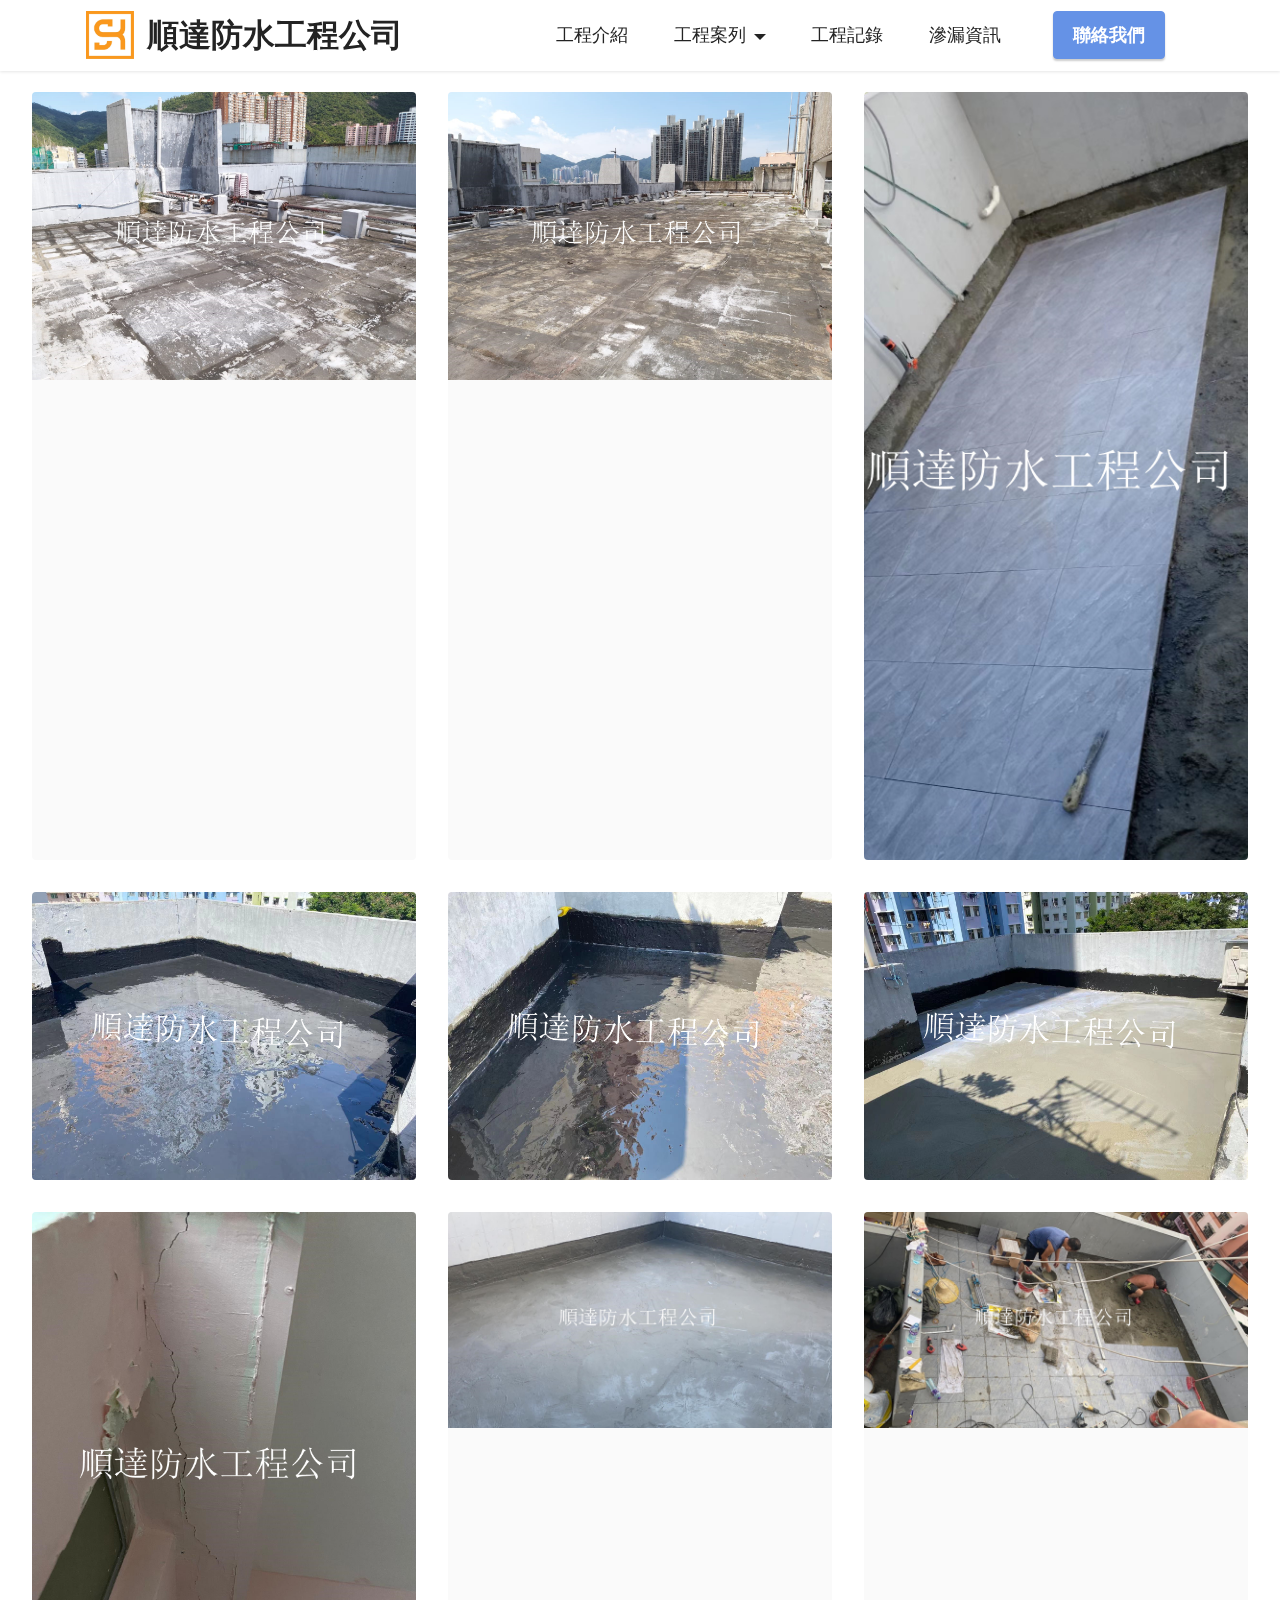
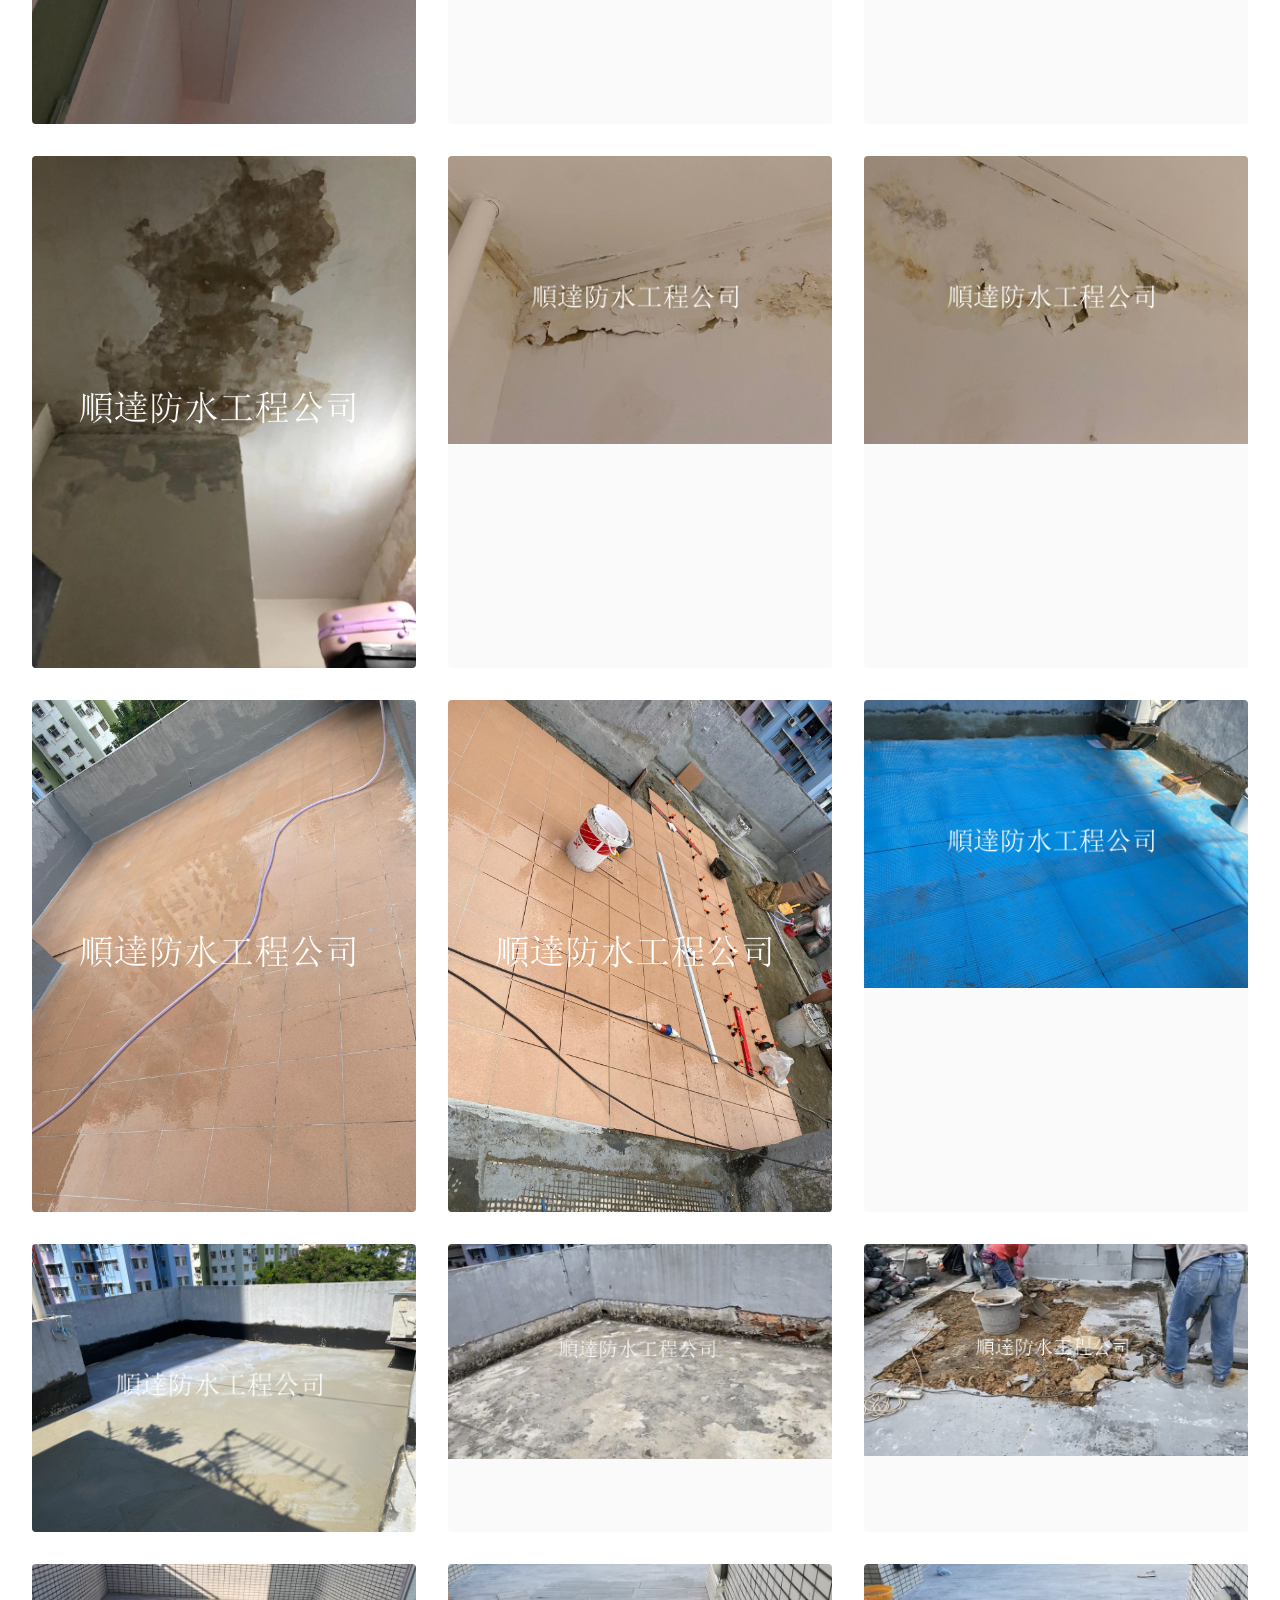
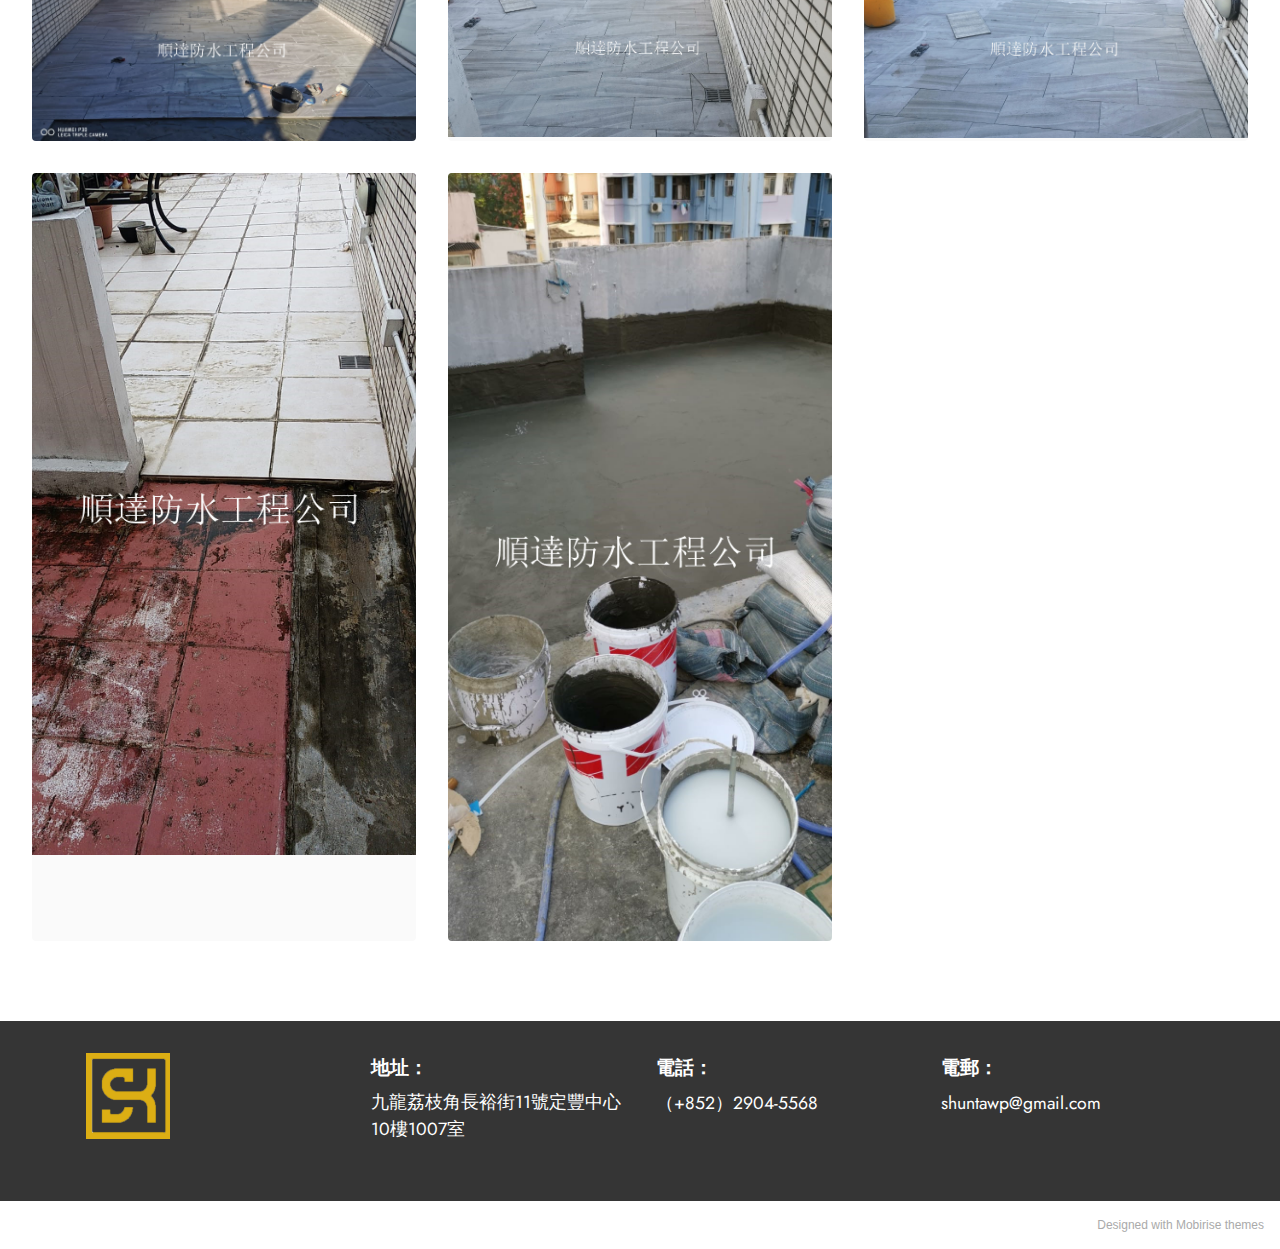
<file: page1.html>
<!DOCTYPE html>
<html  >
<head>
  <!-- Site made with Mobirise Website Builder v5.2.0, https://mobirise.com -->
  <meta charset="UTF-8">
  <meta http-equiv="X-UA-Compatible" content="IE=edge">
  <meta name="generator" content="Mobirise v5.2.0, mobirise.com">
  <meta name="viewport" content="width=device-width, initial-scale=1, minimum-scale=1">
  <link rel="shortcut icon" href="assets/images/7791-1-.jpg" type="image/x-icon">
  <meta name="description" content="">
  
  
  <title>天台工程</title>
  <link rel="stylesheet" href="assets/tether/tether.min.css">
  <link rel="stylesheet" href="assets/bootstrap/css/bootstrap.min.css">
  <link rel="stylesheet" href="assets/bootstrap/css/bootstrap-grid.min.css">
  <link rel="stylesheet" href="assets/bootstrap/css/bootstrap-reboot.min.css">
  <link rel="stylesheet" href="assets/dropdown/css/style.css">
  <link rel="stylesheet" href="assets/socicon/css/styles.css">
  <link rel="stylesheet" href="assets/theme/css/style.css">
  <link rel="preload" as="style" href="assets/mobirise/css/mbr-additional.css"><link rel="stylesheet" href="assets/mobirise/css/mbr-additional.css" type="text/css">
  
  
  
  
</head>
<body>
  
  <section class="menu menu2 cid-sol659fuxd" once="menu" id="menu2-k">
    
    <nav class="navbar navbar-dropdown navbar-fixed-top navbar-expand-lg">
        <div class="container">
            <div class="navbar-brand">
                <span class="navbar-logo">
                    <a href="https://mobiri.se">
                        <img src="assets/images/7791-1-.jpg" alt="Mobirise" style="height: 3rem;">
                    </a>
                </span>
                <span class="navbar-caption-wrap"><a class="navbar-caption text-black text-primary display-5" href="index.html">順達防水工程公司</a></span>
            </div>
            <button class="navbar-toggler" type="button" data-toggle="collapse" data-target="#navbarSupportedContent" aria-controls="navbarNavAltMarkup" aria-expanded="false" aria-label="Toggle navigation">
                <div class="hamburger">
                    <span></span>
                    <span></span>
                    <span></span>
                    <span></span>
                </div>
            </button>
            <div class="collapse navbar-collapse" id="navbarSupportedContent">
                <ul class="navbar-nav nav-dropdown" data-app-modern-menu="true"><li class="nav-item"><a class="nav-link link text-black text-primary display-4" href="index.html#features3-g" aria-expanded="true">
                            工程介紹</a></li><li class="nav-item dropdown"><a class="nav-link link text-black dropdown-toggle display-4" href="#" data-toggle="dropdown-submenu" aria-expanded="false">
                            工程案列</a><div class="dropdown-menu"><a class="text-black dropdown-item text-primary display-4" href="page2.html" aria-expanded="false">洗手間工程</a><a class="text-black dropdown-item text-primary display-4" href="page1.html" aria-expanded="false">天台工程</a><a class="text-black dropdown-item text-primary display-4" href="page4.html" aria-expanded="false">外墻工程</a><a class="text-black dropdown-item text-primary display-4" href="page3.html" aria-expanded="false">防水打針</a><a class="text-black dropdown-item text-primary display-4" href="page5.html" aria-expanded="false">專業防漏檢測</a><a class="text-black dropdown-item text-primary display-4" href="page6.html" aria-expanded="false">石屎維修工程</a></div></li>
                    <li class="nav-item"><a class="nav-link link text-black text-primary display-4" href="page7.html" target="_blank">
                            工程記錄</a></li><li class="nav-item"><a class="nav-link link text-black text-primary display-4" href="page8.html">滲漏資訊</a></li></ul>
                
                <div class="navbar-buttons mbr-section-btn"><a class="btn btn-primary display-4" href="index.html#contacts2-1h">
                        聯絡我們</a></div>
            </div>
        </div>
    </nav>
</section>

<section class="gallery1 cid-soN2nQe0OH" id="gallery1-17">
    
    
    <div class="container-fluid">
        <div class="mbr-section-head">
            <h4 class="mbr-section-title mbr-fonts-style align-center mb-0 display-2"></h4>
            
        </div>
        <div class="row mt-4">
            <div class="item features-image сol-12 col-md-6 col-lg-4">
                <div class="item-wrapper">
                    <div class="item-img">
                        <img src="assets/images/wechat-20210206224747.jpg" alt="">
                    </div>
                    
                    
                </div>
            </div><div class="item features-image сol-12 col-md-6 col-lg-4">
                <div class="item-wrapper">
                    <div class="item-img">
                        <img src="assets/images/wechat-20210206224753.jpg" alt="">
                    </div>
                    
                    
                </div>
            </div><div class="item features-image сol-12 col-md-6 col-lg-4">
                <div class="item-wrapper">
                    <div class="item-img">
                        <img src="assets/images/wechat-20210212224018.jpg" alt="">
                    </div>
                    
                    
                </div>
            </div><div class="item features-image сol-12 col-md-6 col-lg-4">
                <div class="item-wrapper">
                    <div class="item-img">
                        <img src="assets/images/wechat-20210207230828.jpg" alt="">
                    </div>
                    
                    
                </div>
            </div><div class="item features-image сol-12 col-md-6 col-lg-4">
                <div class="item-wrapper">
                    <div class="item-img">
                        <img src="assets/images/wechat-20210207230848.jpg" alt="">
                    </div>
                    
                    
                </div>
            </div><div class="item features-image сol-12 col-md-6 col-lg-4">
                <div class="item-wrapper">
                    <div class="item-img">
                        <img src="assets/images/wechat-20210207230944.jpg" alt="">
                    </div>
                    
                    
                </div>
            </div><div class="item features-image сol-12 col-md-6 col-lg-4">
                <div class="item-wrapper">
                    <div class="item-img">
                        <img src="assets/images/wechat-202102062238111.jpg" alt="">
                    </div>
                    
                    
                </div>
            </div><div class="item features-image сol-12 col-md-6 col-lg-4">
                <div class="item-wrapper">
                    <div class="item-img">
                        <img src="assets/images/wechat-202102062238112.jpg" alt="">
                    </div>
                    
                    
                </div>
            </div><div class="item features-image сol-12 col-md-6 col-lg-4">
                <div class="item-wrapper">
                    <div class="item-img">
                        <img src="assets/images/wechat-202102062238118.jpg" alt="">
                    </div>
                    
                    
                </div>
            </div><div class="item features-image сol-12 col-md-6 col-lg-4">
                <div class="item-wrapper">
                    <div class="item-img">
                        <img src="assets/images/wechat-2021020622381115.jpg" alt="">
                    </div>
                    
                    
                </div>
            </div><div class="item features-image сol-12 col-md-6 col-lg-4">
                <div class="item-wrapper">
                    <div class="item-img">
                        <img src="assets/images/wechat-2021020622381125.jpg" alt="">
                    </div>
                    
                    
                </div>
            </div><div class="item features-image сol-12 col-md-6 col-lg-4">
                <div class="item-wrapper">
                    <div class="item-img">
                        <img src="assets/images/wechat-2021020622381126.jpg" alt="">
                    </div>
                    
                    
                </div>
            </div><div class="item features-image сol-12 col-md-6 col-lg-4">
                <div class="item-wrapper">
                    <div class="item-img">
                        <img src="assets/images/wechat-2021020622381130.jpg" alt="">
                    </div>
                    
                    
                </div>
            </div><div class="item features-image сol-12 col-md-6 col-lg-4">
                <div class="item-wrapper">
                    <div class="item-img">
                        <img src="assets/images/wechat-2021020622381131.jpg" alt="">
                    </div>
                    
                    
                </div>
            </div><div class="item features-image сol-12 col-md-6 col-lg-4">
                <div class="item-wrapper">
                    <div class="item-img">
                        <img src="assets/images/wechat-2021020622381132.jpg" alt="">
                    </div>
                    
                    
                </div>
            </div><div class="item features-image сol-12 col-md-6 col-lg-4">
                <div class="item-wrapper">
                    <div class="item-img">
                        <img src="assets/images/wechat-2021020622381134.jpg" alt="">
                    </div>
                    
                    
                </div>
            </div><div class="item features-image сol-12 col-md-6 col-lg-4">
                <div class="item-wrapper">
                    <div class="item-img">
                        <img src="assets/images/wechat-2021020622381135.jpg" alt="">
                    </div>
                    
                    
                </div>
            </div><div class="item features-image сol-12 col-md-6 col-lg-4">
                <div class="item-wrapper">
                    <div class="item-img">
                        <img src="assets/images/wechat-2021020622381136.jpg" alt="">
                    </div>
                    
                    
                </div>
            </div><div class="item features-image сol-12 col-md-6 col-lg-4">
                <div class="item-wrapper">
                    <div class="item-img">
                        <img src="assets/images/wechat-2021020622381145.jpg" alt="">
                    </div>
                    
                    
                </div>
            </div><div class="item features-image сol-12 col-md-6 col-lg-4">
                <div class="item-wrapper">
                    <div class="item-img">
                        <img src="assets/images/wechat-2021020622381146.jpg" alt="">
                    </div>
                    
                    
                </div>
            </div><div class="item features-image сol-12 col-md-6 col-lg-4">
                <div class="item-wrapper">
                    <div class="item-img">
                        <img src="assets/images/wechat-2021020622381147.jpg" alt="">
                    </div>
                    
                    
                </div>
            </div><div class="item features-image сol-12 col-md-6 col-lg-4">
                <div class="item-wrapper">
                    <div class="item-img">
                        <img src="assets/images/wechat-2021020622381148.jpg" alt="">
                    </div>
                    
                    
                </div>
            </div><div class="item features-image сol-12 col-md-6 col-lg-4">
                <div class="item-wrapper">
                    <div class="item-img">
                        <img src="assets/images/wechat-2021020622381153.jpg" alt="">
                    </div>
                    
                    
                </div>
            </div>
            
            
            
        </div>
    </div>
</section>

<section class="footer4 cid-soNlcq9XwM" once="footers" id="footer4-1k">

    
    
    <div class="container">
        <div class="row mbr-white">
            <div class="col-6 col-lg-3">
                <div class="media-wrap col-md-4 col-12">
                    <a href="https://mobiri.se/">
                        <img src="assets/images/logo-1.png" alt="Mobirise">
                    </a>
                </div>
            </div>
            <div class="col-12 col-md-6 col-lg-3">
                <h5 class="mbr-section-subtitle mbr-fonts-style mb-2 display-7"><strong>地址：</strong></h5>
                <p class="mbr-text mbr-fonts-style mb-4 display-4">九龍荔枝角長裕街11號定豐中心10樓1007室<br><br></p>
                
                
            </div>
            <div class="col-12 col-md-6 col-lg-3">
                <h5 class="mbr-section-subtitle mbr-fonts-style mb-2 display-7">
                    <strong>電話：</strong></h5>
                <ul class="list mbr-fonts-style display-4">
                    <li class="mbr-text item-wrap">（+852）2904-5568</li>
                </ul>
            </div>
            <div class="col-12 col-md-6 col-lg-3">
                <h5 class="mbr-section-subtitle mbr-fonts-style mb-2 display-7"><strong>電郵：</strong></h5>
                <ul class="list mbr-fonts-style display-4">
                    <li class="mbr-text item-wrap">shuntawp@gmail.com</li>
                </ul>
            </div>
            
        </div>
    </div>
</section><section style="background-color: #fff; font-family: -apple-system, BlinkMacSystemFont, 'Segoe UI', 'Roboto', 'Helvetica Neue', Arial, sans-serif; color:#aaa; font-size:12px; padding: 0; align-items: center; display: flex;"><a href="https://mobirise.site/i" style="flex: 1 1; height: 3rem; padding-left: 1rem;"></a><p style="flex: 0 0 auto; margin:0; padding-right:1rem;">Designed with <a href="https://mobirise.site/b" style="color:#aaa;">Mobirise</a> themes</p></section><script src="assets/web/assets/jquery/jquery.min.js"></script>  <script src="assets/popper/popper.min.js"></script>  <script src="assets/tether/tether.min.js"></script>  <script src="assets/bootstrap/js/bootstrap.min.js"></script>  <script src="assets/smoothscroll/smooth-scroll.js"></script>  <script src="assets/dropdown/js/nav-dropdown.js"></script>  <script src="assets/dropdown/js/navbar-dropdown.js"></script>  <script src="assets/touchswipe/jquery.touch-swipe.min.js"></script>  <script src="assets/theme/js/script.js"></script>  
  
  
</body>
</html>
</file>
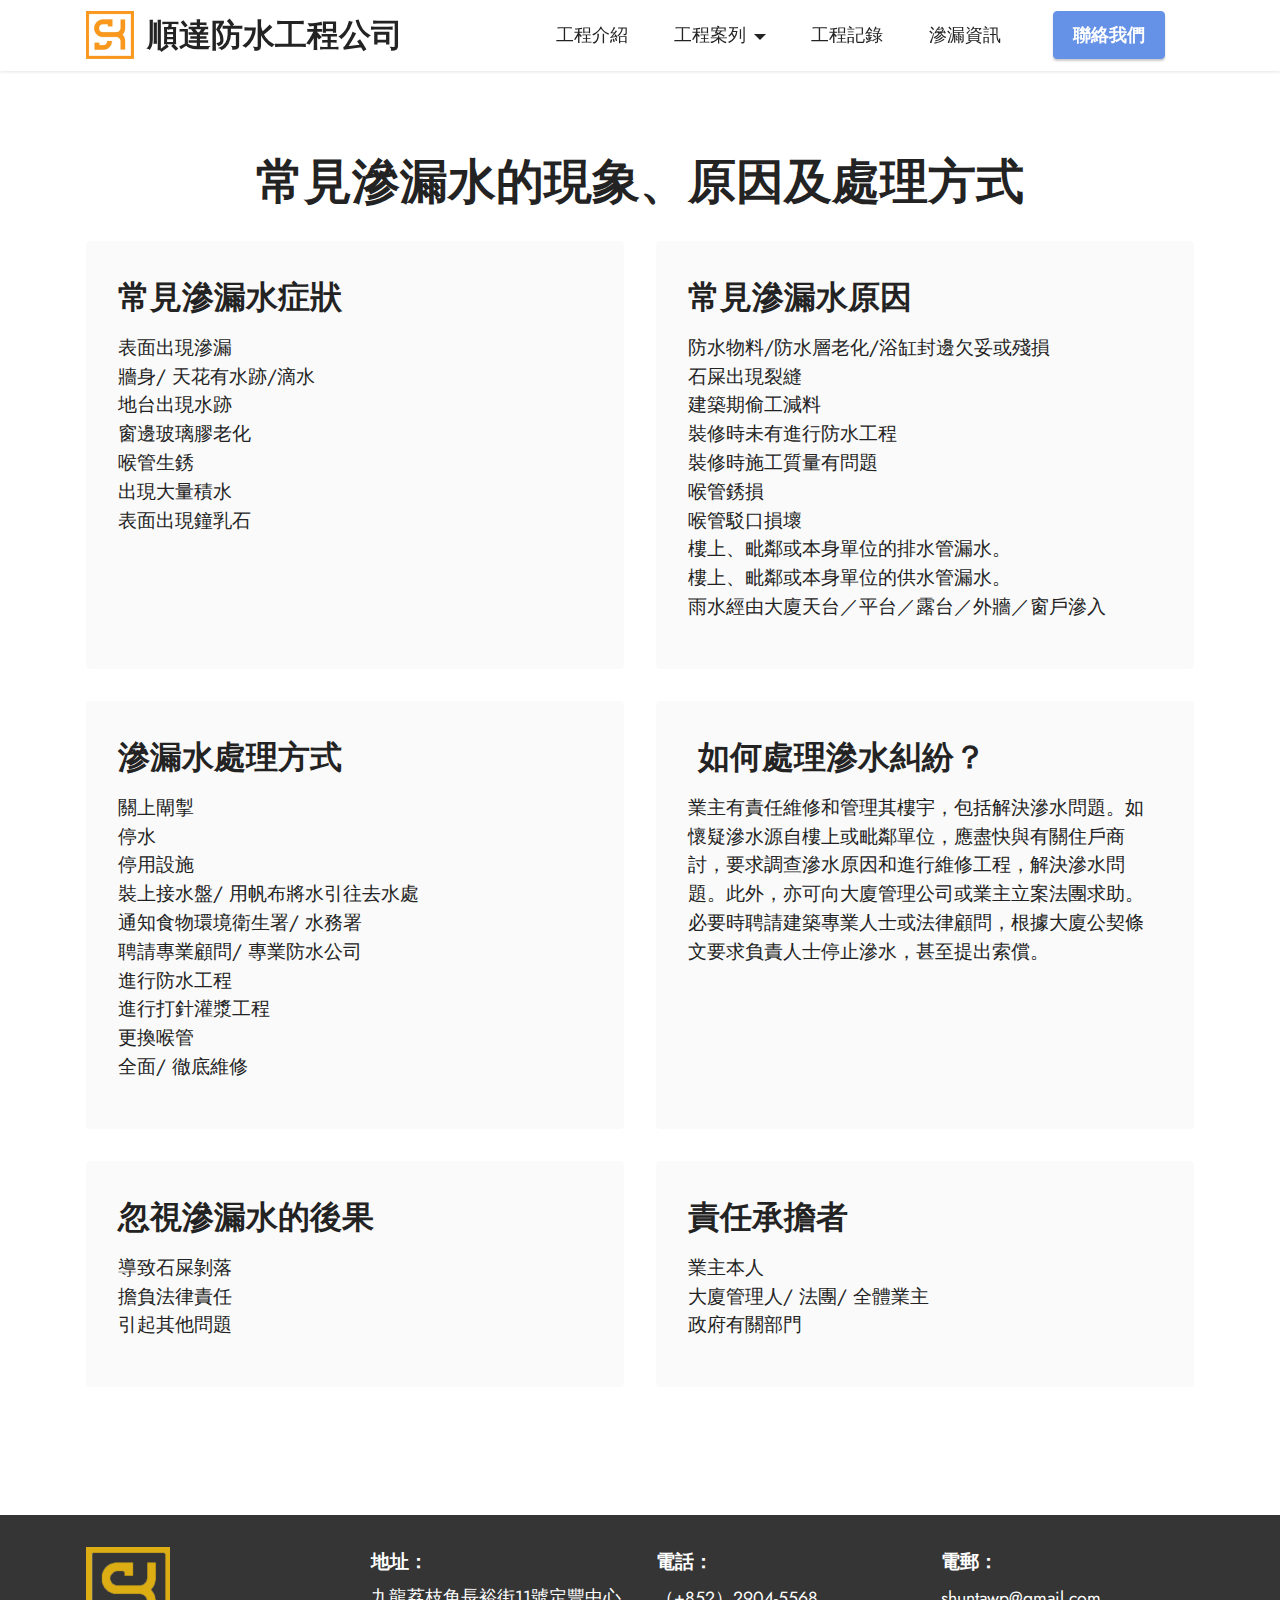
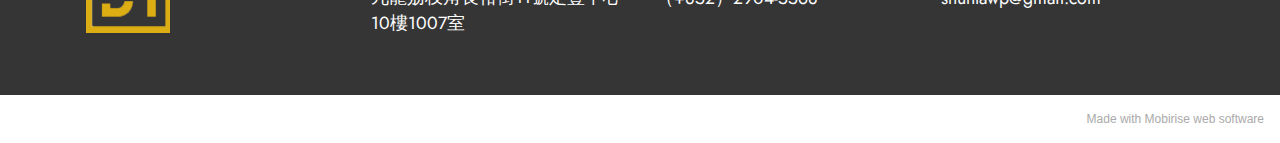
<file: page10.html>
<!DOCTYPE html>
<html  >
<head>
  <!-- Site made with Mobirise Website Builder v5.2.0, https://mobirise.com -->
  <meta charset="UTF-8">
  <meta http-equiv="X-UA-Compatible" content="IE=edge">
  <meta name="generator" content="Mobirise v5.2.0, mobirise.com">
  <meta name="viewport" content="width=device-width, initial-scale=1, minimum-scale=1">
  <link rel="shortcut icon" href="assets/images/7791-1-.jpg" type="image/x-icon">
  <meta name="description" content="">
  
  
  <title>常見滲漏水原因</title>
  <link rel="stylesheet" href="assets/tether/tether.min.css">
  <link rel="stylesheet" href="assets/bootstrap/css/bootstrap.min.css">
  <link rel="stylesheet" href="assets/bootstrap/css/bootstrap-grid.min.css">
  <link rel="stylesheet" href="assets/bootstrap/css/bootstrap-reboot.min.css">
  <link rel="stylesheet" href="assets/dropdown/css/style.css">
  <link rel="stylesheet" href="assets/socicon/css/styles.css">
  <link rel="stylesheet" href="assets/theme/css/style.css">
  <link rel="preload" as="style" href="assets/mobirise/css/mbr-additional.css"><link rel="stylesheet" href="assets/mobirise/css/mbr-additional.css" type="text/css">
  
  
  
  
</head>
<body>
  
  <section class="menu menu2 cid-sol659fuxd" once="menu" id="menu2-1n">
    
    <nav class="navbar navbar-dropdown navbar-fixed-top navbar-expand-lg">
        <div class="container">
            <div class="navbar-brand">
                <span class="navbar-logo">
                    <a href="https://mobiri.se">
                        <img src="assets/images/7791-1-.jpg" alt="Mobirise" style="height: 3rem;">
                    </a>
                </span>
                <span class="navbar-caption-wrap"><a class="navbar-caption text-black text-primary display-5" href="index.html">順達防水工程公司</a></span>
            </div>
            <button class="navbar-toggler" type="button" data-toggle="collapse" data-target="#navbarSupportedContent" aria-controls="navbarNavAltMarkup" aria-expanded="false" aria-label="Toggle navigation">
                <div class="hamburger">
                    <span></span>
                    <span></span>
                    <span></span>
                    <span></span>
                </div>
            </button>
            <div class="collapse navbar-collapse" id="navbarSupportedContent">
                <ul class="navbar-nav nav-dropdown" data-app-modern-menu="true"><li class="nav-item"><a class="nav-link link text-black text-primary display-4" href="index.html#features3-g" aria-expanded="true">
                            工程介紹</a></li><li class="nav-item dropdown"><a class="nav-link link text-black dropdown-toggle display-4" href="#" data-toggle="dropdown-submenu" aria-expanded="false">
                            工程案列</a><div class="dropdown-menu"><a class="text-black dropdown-item text-primary display-4" href="page2.html" aria-expanded="false">洗手間工程</a><a class="text-black dropdown-item text-primary display-4" href="page1.html" aria-expanded="false">天台工程</a><a class="text-black dropdown-item text-primary display-4" href="page4.html" aria-expanded="false">外墻工程</a><a class="text-black dropdown-item text-primary display-4" href="page3.html" aria-expanded="false">防水打針</a><a class="text-black dropdown-item text-primary display-4" href="page5.html" aria-expanded="false">專業防漏檢測</a><a class="text-black dropdown-item text-primary display-4" href="page6.html" aria-expanded="false">石屎維修工程</a></div></li>
                    <li class="nav-item"><a class="nav-link link text-black text-primary display-4" href="page7.html" target="_blank">
                            工程記錄</a></li><li class="nav-item"><a class="nav-link link text-black text-primary display-4" href="page8.html">滲漏資訊</a></li></ul>
                
                <div class="navbar-buttons mbr-section-btn"><a class="btn btn-primary display-4" href="index.html#contacts2-1h">
                        聯絡我們</a></div>
            </div>
        </div>
    </nav>
</section>

<section class="features7 cid-soOjpAmxok" id="features8-1t">
    <!---->
    
    
    <div class="container">
        <div class="row">
            <div class="title col-12">
                <h5 class="mbr-section-title mbr-fonts-style mb-3 display-2"><strong>常見滲漏水的現象、原因及處理方式</strong></h5>
                <h6 class="mbr-section-subtitle mbr-fonts-style mb-4 display-5"></h6>
            </div>
            <div class="card col-12 col-md-6">
                <div class="card-wrapper">
                    <div class="top-line">
                        <h6 class="card-title mbr-fonts-style display-5">
                            <strong>常見滲漏水症狀</strong>&nbsp; &nbsp; &nbsp; &nbsp; &nbsp; &nbsp; &nbsp;</h6>
                        <p class="mbr-text cost mbr-fonts-style display-5"></p>
                    </div>
                    <div class="bottom-line">
                        <p class="mbr-text mbr-fonts-style display-7">表面出現滲漏
<br>牆身/ 天花有水跡/滴水
<br>地台出現水跡
<br>窗邊玻璃膠老化
<br>喉管生銹
<br>出現大量積水
<br>表面出現鐘乳石</p>
                    </div>
                </div>
            </div>
            <div class="card col-12 col-md-6">
                <div class="card-wrapper">
                    <div class="top-line">
                        <h6 class="card-title mbr-fonts-style display-5"><strong>常見滲漏水原因</strong></h6>
                        <p class="mbr-text cost mbr-fonts-style display-5"></p>
                    </div>
                    <div class="bottom-line">
                        <p class="mbr-text mbr-fonts-style display-7">防水物料/防水層老化/浴缸封邊欠妥或殘損<br>石屎出現裂縫
<br>建築期偷工減料
<br>裝修時未有進行防水工程
<br>裝修時施工質量有問題
<br>喉管銹損
<br>喉管駁口損壞<br>樓上、毗鄰或本身單位的排水管漏水。
<br>樓上、毗鄰或本身單位的供水管漏水。
<br>雨水經由大廈天台／平台／露台／外牆／窗戶滲入<br></p>
                    </div>
                </div>
            </div>
            <div class="card col-12 col-md-6">
                <div class="card-wrapper">
                    <div class="top-line">
                        <h6 class="card-title mbr-fonts-style display-5"><strong>滲漏水處理方式</strong></h6>
                        <p class="mbr-text cost mbr-fonts-style display-5"></p>
                    </div>
                    <div class="bottom-line">
                        <p class="mbr-text mbr-fonts-style display-7">關上閘掣
<br>停水
<br>停用設施
<br>裝上接水盤/ 用帆布將水引往去水處
<br>通知食物環境衛生署/ 水務署<br>聘請專業顧問/ 專業防水公司 
<br>進行防水工程
<br>進行打針灌漿工程
<br>更換喉管<br>全面/ 徹底維修<br></p>
                    </div>
                </div>
            </div>
            <div class="card col-12 col-md-6">
                <div class="card-wrapper">
                    <div class="top-line">
                        <h6 class="card-title mbr-fonts-style display-5"><strong>&nbsp;如何處理滲水糾紛？</strong>&nbsp; &nbsp; &nbsp;</h6>
                        <p class="mbr-text cost mbr-fonts-style display-5"></p>
                    </div>
                    <div class="bottom-line">
                        <p class="mbr-text mbr-fonts-style display-7">
                            業主有責任維修和管理其樓宇，包括解決滲水問題。如懷疑滲水源自樓上或毗鄰單位，應盡快與有關住戶商討，要求調查滲水原因和進行維修工程，解決滲水問題。此外，亦可向大廈管理公司或業主立案法團求助。必要時聘請建築專業人士或法律顧問，根據大廈公契條文要求負責人士停止滲水，甚至提出索償。
                        </p>
                    </div>
                </div>
            </div>
            <div class="card col-12 col-md-6">
                <div class="card-wrapper">
                    <div class="top-line">
                        <h6 class="card-title mbr-fonts-style display-5"><strong>忽視滲漏水的後果</strong></h6>
                        <p class="mbr-text cost mbr-fonts-style display-5"></p>
                    </div>
                    <div class="bottom-line">
                        <p class="mbr-text mbr-fonts-style display-7">導致石屎剝落
<br>擔負法律責任&nbsp;<br>引起其他問題</p>
                    </div>
                </div>
            </div>
            <div class="card col-12 col-md-6">
                <div class="card-wrapper">
                    <div class="top-line">
                        <h6 class="card-title mbr-fonts-style display-5"><strong>責任承擔者</strong></h6>
                        <p class="mbr-text cost mbr-fonts-style display-5"></p>
                    </div>
                    <div class="bottom-line">
                        <p class="mbr-text mbr-fonts-style display-7">業主本人&nbsp;<br>大廈管理人/ 法團/ 全體業主
<br>政府有關部門</p>
                    </div>
                </div>
            </div>
            
            
            
            
            
            
        </div>
    </div>
</section>

<section class="footer4 cid-soNlcq9XwM" once="footers" id="footer4-1o">

    
    
    <div class="container">
        <div class="row mbr-white">
            <div class="col-6 col-lg-3">
                <div class="media-wrap col-md-4 col-12">
                    <a href="https://mobiri.se/">
                        <img src="assets/images/logo-1.png" alt="Mobirise">
                    </a>
                </div>
            </div>
            <div class="col-12 col-md-6 col-lg-3">
                <h5 class="mbr-section-subtitle mbr-fonts-style mb-2 display-7"><strong>地址：</strong></h5>
                <p class="mbr-text mbr-fonts-style mb-4 display-4">九龍荔枝角長裕街11號定豐中心10樓1007室<br><br></p>
                
                
            </div>
            <div class="col-12 col-md-6 col-lg-3">
                <h5 class="mbr-section-subtitle mbr-fonts-style mb-2 display-7">
                    <strong>電話：</strong></h5>
                <ul class="list mbr-fonts-style display-4">
                    <li class="mbr-text item-wrap">（+852）2904-5568</li>
                </ul>
            </div>
            <div class="col-12 col-md-6 col-lg-3">
                <h5 class="mbr-section-subtitle mbr-fonts-style mb-2 display-7"><strong>電郵：</strong></h5>
                <ul class="list mbr-fonts-style display-4">
                    <li class="mbr-text item-wrap">shuntawp@gmail.com</li>
                </ul>
            </div>
            
        </div>
    </div>
</section><section style="background-color: #fff; font-family: -apple-system, BlinkMacSystemFont, 'Segoe UI', 'Roboto', 'Helvetica Neue', Arial, sans-serif; color:#aaa; font-size:12px; padding: 0; align-items: center; display: flex;"><a href="https://mobirise.site/q" style="flex: 1 1; height: 3rem; padding-left: 1rem;"></a><p style="flex: 0 0 auto; margin:0; padding-right:1rem;">Made with Mobirise <a href="https://mobirise.site/j" style="color:#aaa;">web</a> software</p></section><script src="assets/web/assets/jquery/jquery.min.js"></script>  <script src="assets/popper/popper.min.js"></script>  <script src="assets/tether/tether.min.js"></script>  <script src="assets/bootstrap/js/bootstrap.min.js"></script>  <script src="assets/smoothscroll/smooth-scroll.js"></script>  <script src="assets/dropdown/js/nav-dropdown.js"></script>  <script src="assets/dropdown/js/navbar-dropdown.js"></script>  <script src="assets/touchswipe/jquery.touch-swipe.min.js"></script>  <script src="assets/theme/js/script.js"></script>  
  
  
</body>
</html>
</file>
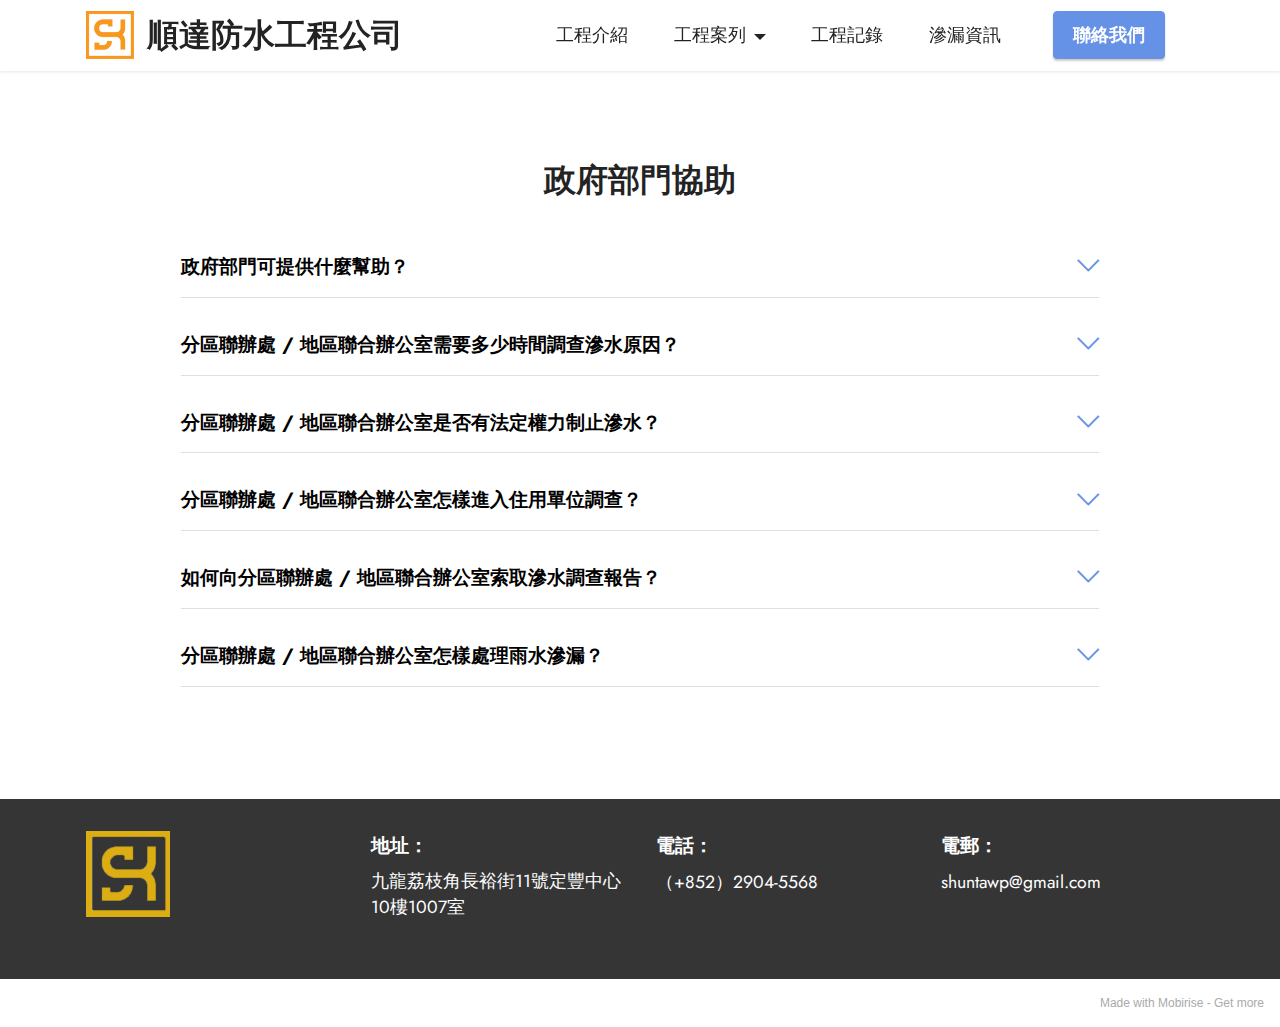
<file: page11.html>
<!DOCTYPE html>
<html  >
<head>
  <!-- Site made with Mobirise Website Builder v5.2.0, https://mobirise.com -->
  <meta charset="UTF-8">
  <meta http-equiv="X-UA-Compatible" content="IE=edge">
  <meta name="generator" content="Mobirise v5.2.0, mobirise.com">
  <meta name="viewport" content="width=device-width, initial-scale=1, minimum-scale=1">
  <link rel="shortcut icon" href="assets/images/7791-1-.jpg" type="image/x-icon">
  <meta name="description" content="">
  
  
  <title>政府部門協助</title>
  <link rel="stylesheet" href="assets/web/assets/mobirise-icons2/mobirise2.css">
  <link rel="stylesheet" href="assets/web/assets/mobirise-icons/mobirise-icons.css">
  <link rel="stylesheet" href="assets/tether/tether.min.css">
  <link rel="stylesheet" href="assets/bootstrap/css/bootstrap.min.css">
  <link rel="stylesheet" href="assets/bootstrap/css/bootstrap-grid.min.css">
  <link rel="stylesheet" href="assets/bootstrap/css/bootstrap-reboot.min.css">
  <link rel="stylesheet" href="assets/dropdown/css/style.css">
  <link rel="stylesheet" href="assets/socicon/css/styles.css">
  <link rel="stylesheet" href="assets/theme/css/style.css">
  <link rel="preload" as="style" href="assets/mobirise/css/mbr-additional.css"><link rel="stylesheet" href="assets/mobirise/css/mbr-additional.css" type="text/css">
  
  
  
  
</head>
<body>
  
  <section class="menu menu2 cid-sol659fuxd" once="menu" id="menu2-1p">
    
    <nav class="navbar navbar-dropdown navbar-fixed-top navbar-expand-lg">
        <div class="container">
            <div class="navbar-brand">
                <span class="navbar-logo">
                    <a href="https://mobiri.se">
                        <img src="assets/images/7791-1-.jpg" alt="Mobirise" style="height: 3rem;">
                    </a>
                </span>
                <span class="navbar-caption-wrap"><a class="navbar-caption text-black text-primary display-5" href="index.html">順達防水工程公司</a></span>
            </div>
            <button class="navbar-toggler" type="button" data-toggle="collapse" data-target="#navbarSupportedContent" aria-controls="navbarNavAltMarkup" aria-expanded="false" aria-label="Toggle navigation">
                <div class="hamburger">
                    <span></span>
                    <span></span>
                    <span></span>
                    <span></span>
                </div>
            </button>
            <div class="collapse navbar-collapse" id="navbarSupportedContent">
                <ul class="navbar-nav nav-dropdown" data-app-modern-menu="true"><li class="nav-item"><a class="nav-link link text-black text-primary display-4" href="index.html#features3-g" aria-expanded="true">
                            工程介紹</a></li><li class="nav-item dropdown"><a class="nav-link link text-black dropdown-toggle display-4" href="#" data-toggle="dropdown-submenu" aria-expanded="false">
                            工程案列</a><div class="dropdown-menu"><a class="text-black dropdown-item text-primary display-4" href="page2.html" aria-expanded="false">洗手間工程</a><a class="text-black dropdown-item text-primary display-4" href="page1.html" aria-expanded="false">天台工程</a><a class="text-black dropdown-item text-primary display-4" href="page4.html" aria-expanded="false">外墻工程</a><a class="text-black dropdown-item text-primary display-4" href="page3.html" aria-expanded="false">防水打針</a><a class="text-black dropdown-item text-primary display-4" href="page5.html" aria-expanded="false">專業防漏檢測</a><a class="text-black dropdown-item text-primary display-4" href="page6.html" aria-expanded="false">石屎維修工程</a></div></li>
                    <li class="nav-item"><a class="nav-link link text-black text-primary display-4" href="page7.html" target="_blank">
                            工程記錄</a></li><li class="nav-item"><a class="nav-link link text-black text-primary display-4" href="page8.html">滲漏資訊</a></li></ul>
                
                <div class="navbar-buttons mbr-section-btn"><a class="btn btn-primary display-4" href="index.html#contacts2-1h">
                        聯絡我們</a></div>
            </div>
        </div>
    </nav>
</section>

<section class="content17 cid-soOoPYSYE6" id="content17-1w">

    

    
    
    <div class="container">
        
            <div class="row justify-content-center">
                <div class="col-12 col-md-10">
                    <div class="section-head align-center mb-4">
                        <h3 class="mbr-section-title mb-0 mbr-fonts-style display-5">
                            <strong>政府部門協助</strong></h3>
                        <h4 class="mbr-section-subtitle mt-2 mb-0 mbr-fonts-style display-5"></h4>
                    </div>
                    
                    <div id="bootstrap-toggle" class="toggle-panel accordionStyles tab-content">
                        <div class="card mb-3">
                            <div class="card-header" role="tab" id="headingOne">
                                <a role="button" class="collapsed panel-title text-black" data-toggle="collapse" data-core="" href="#collapse1_35" aria-expanded="false" aria-controls="collapse1">
                                    <h6 class="panel-title-edit mbr-fonts-style mb-0 display-7"><strong>政府部門可提供什麼幫助？</strong>&nbsp; &nbsp; &nbsp; &nbsp; &nbsp; &nbsp; &nbsp; &nbsp; &nbsp; &nbsp; &nbsp; &nbsp; &nbsp; &nbsp; &nbsp; &nbsp; &nbsp;</h6>
                                    <span class="sign mbr-iconfont mbri-arrow-down"></span>
                                </a>
                            </div>
                            <div id="collapse1_35" class="panel-collapse noScroll collapse" role="tabpanel" aria-labelledby="headingOne">
                                <div class="panel-body">
                                    <p class="mbr-fonts-style panel-text display-7">如無法與鄰居協商解決滲水問題，可致電「1823」求助。聯辦處在接獲滲水舉報後，會作出初步調查。如滲水構成衞生妨擾，聯辦處會根據《公眾衞生及市政條例》（第132章）的相關條文行事。如滲水情況輕微或屬間歇性，或調查未能找出滲水源頭，聯辦處會終止介入。
<br>
<br>聯辦處會根據相關法例賦與的權力調查有關滲水個案有否違反法例的規定。倘若沒有確實證據顯示該個案違反相關法例的規定，聯辦處便無法律依據採取執法行動。</p>
                                </div>
                            </div>
                        </div>
                        <div class="card mb-3">
                            <div class="card-header" role="tab" id="headingTwo">
                                <a role="button" class="collapsed panel-title text-black" data-toggle="collapse" data-core="" href="#collapse2_35" aria-expanded="false" aria-controls="collapse2">
                                    <h6 class="panel-title-edit mbr-fonts-style mb-0 display-7"><strong>分區聯辦處 / 地區聯合辦公室需要多少時間調查滲水原因？</strong>&nbsp; &nbsp; &nbsp; &nbsp; &nbsp; &nbsp; &nbsp; &nbsp; &nbsp; &nbsp; &nbsp; &nbsp; &nbsp; &nbsp; &nbsp; &nbsp; &nbsp;</h6>
                                    <span class="sign mbr-iconfont mbri-arrow-down"></span>
                                </a>

                            </div>
                            <div id="collapse2_35" class="panel-collapse noScroll collapse" role="tabpanel" aria-labelledby="headingTwo">
                                <div class="panel-body">
                                    <p class="mbr-fonts-style panel-text display-7">根據工作程序，分區聯辦處 / 地區聯合辦公室會在收到投訴後的6個工作天內聯絡投訴人。職員會先作現視察，然後進入被投訴的單位，有系統地進行非破壞式測試，以確定滲水源頭。倘若得到有關業主/住戶的合作，調查通常可於90個工作天內完成，以及將結果通知投訴人。若未能於90個工作天內完成調查，分區聯辦處 / 地區聯合辦公室會書面告知投訴人調查進展。</p>
                                </div>
                            </div>
                        </div>
                        <div class="card mb-3">
                            <div class="card-header" role="tab" id="headingThree">
                                <a role="button" class="collapsed panel-title text-black" data-toggle="collapse" data-core="" href="#collapse3_35" aria-expanded="false" aria-controls="collapse3">
                                    <h6 class="panel-title-edit mbr-fonts-style mb-0 display-7"><strong>分區聯辦處 / 地區聯合辦公室是否有法定權力制止滲水？</strong>&nbsp; &nbsp; &nbsp; &nbsp; &nbsp; &nbsp; &nbsp; &nbsp; &nbsp; &nbsp; &nbsp; &nbsp; &nbsp; &nbsp; &nbsp; &nbsp; &nbsp;</h6>
                                    <span class="sign mbr-iconfont mbri-arrow-down"></span>
                                </a>
                            </div>
                            <div id="collapse3_35" class="panel-collapse noScroll collapse" role="tabpanel" aria-labelledby="headingThree">
                                <div class="panel-body">
                                    <p class="mbr-fonts-style panel-text display-7">分區聯辦處 / 地區聯合辦公室職員獲授權執行《公眾衞生及市政條例》的相關條文，當証實滲水源頭後，可發出「妨擾事故通知」予有關人士，規定在通知指明的期限內減除妨擾，否則有關人士會被檢控；一經定罪，最高可被罰款港幣10,000元，另加每日罰款港幣200元。當局亦可向法庭申請「妨擾事故命令」，命令有關人士減除妨擾。如有關人士沒有遵照法庭命令，會被檢控；一經定罪，最高可被罰款港幣25,000元，另加每日罰款港幣450元。</p>
                                </div>
                            </div>
                        </div>
                        <div class="card mb-3">
                            <div class="card-header" role="tab" id="headingThree">
                                <a role="button" class="collapsed panel-title text-black" data-toggle="collapse" data-core="" href="#collapse4_35" aria-expanded="false" aria-controls="collapse4">
                                    <h6 class="panel-title-edit mbr-fonts-style mb-0 display-7"><strong>分區聯辦處 / 地區聯合辦公室怎樣進入住用單位調查？</strong>&nbsp; &nbsp; &nbsp; &nbsp; &nbsp; &nbsp; &nbsp; &nbsp; &nbsp; &nbsp; &nbsp; &nbsp; &nbsp; &nbsp; &nbsp; &nbsp; &nbsp;</h6>
                                    <span class="sign mbr-iconfont mbri-arrow-down"></span>
                                </a>
                            </div>
                            <div id="collapse4_35" class="panel-collapse noScroll collapse" role="tabpanel" aria-labelledby="headingThree">
                                <div class="panel-body">
                                    <p class="mbr-fonts-style panel-text display-7">
                                       處理滲水投訴時，調查人員需要相關人士合作，進入投訴人單位及懷疑引致滲水的單位進行測試及收集証據，以確定滲水原因。視乎滲水情況，可能需要作出多次測試及收集樣本進行化驗。對拒絕合作的業主/住戶，分區聯辦處 / 地區聯合辦公室會向法庭申請手令進入有關單位調查，以致整個調查所需的時間可能延長。</p>
                                </div>
                            </div>
                        </div>
                        <div class="card mb-3">
                            <div class="card-header" role="tab" id="headingThree">
                                <a role="button" class="collapsed panel-title text-black" data-toggle="collapse" data-core="" href="#collapse5_35" aria-expanded="false" aria-controls="collapse5">
                                   <h6 class="panel-title-edit mbr-fonts-style mb-0 display-7"><strong>如何向分區聯辦處 / 地區聯合辦公室索取滲水調查報告？</strong></h6>
                                        <span class="mbr-iconfont mobi-mbri-arrow-down mobi-mbri"></span>
                                </a>
                            </div>
                            <div id="collapse5_35" class="panel-collapse noScroll collapse" role="tabpanel" aria-labelledby="headingThree">
                                <div class="panel-body">
                                    <p class="mbr-fonts-style panel-text display-7">
                                       你可先聯絡分區聯辦處 / 地區聯合辦公室的個案負責人員(食物環境衞生署或屋宇署人員)以了解所需的報告詳情。有關向分區聯辦處 / 地區聯合辦公室索取第一階段及第二階段滲水調查報告影印本的標準收費可參閱食物環境衞生署網頁: https://www.fehd.gov.hk/tc_chi/department/code_on_access_info_proce.html，而屋宇署就第三階段滲水調查報告的複印服務收費可參閱屋宇署網頁: https://www.bd.gov.hk/tc/resources/request-for-information/index_fees.html。</p>
                                </div>
                            </div>
                        </div>
                        <div class="card mb-3">
                            <div class="card-header" role="tab" id="headingThree">
                                <a role="button" class="collapsed panel-title text-black" data-toggle="collapse" data-core="" href="#collapse6_35" aria-expanded="false" aria-controls="collapse6">
                                    <h6 class="panel-title-edit mbr-fonts-style mb-0 display-7"><strong>分區聯辦處 / 地區聯合辦公室怎樣處理雨水滲漏？</strong></h6>
                                    <span class="mbr-iconfont mobi-mbri-arrow-down mobi-mbri"></span>
                                </a>
                            </div>
                            <div id="collapse6_35" class="panel-collapse noScroll collapse" role="tabpanel" aria-labelledby="headingThree">
                                <div class="panel-body">
                                    <p class="mbr-fonts-style panel-text display-7">
                                       由天雨經大廈天台、平台、露台、外牆或窗戶所引致的滲漏，以及供水喉管破損引致滲水，在正常情況下，皆不會構成公眾衞生的滋擾問題，分區聯辦處 / 地區聯合辦公室不會引用《公眾衞生及市政條例》（第132章）採取執法行動。分區聯辦處 / 地區聯合辦公室按既定程序需停止跟進個案。儘管如此，分區聯辦處 / 地區聯合辦公室會勸喻大廈業主立案法團安排檢查其大廈天台或外牆的狀況及進行所需的修葺工程。如有需要，分區聯辦處 / 地區聯合辦公室亦會把個案轉介屋宇署以處理樓宇安全的問題。</p>
                                </div>
                            </div>
                        </div>
                    </div>
                </div>
            </div>
        </div>
</section>

<section class="footer4 cid-soNlcq9XwM" once="footers" id="footer4-1q">

    
    
    <div class="container">
        <div class="row mbr-white">
            <div class="col-6 col-lg-3">
                <div class="media-wrap col-md-4 col-12">
                    <a href="https://mobiri.se/">
                        <img src="assets/images/logo-1.png" alt="Mobirise">
                    </a>
                </div>
            </div>
            <div class="col-12 col-md-6 col-lg-3">
                <h5 class="mbr-section-subtitle mbr-fonts-style mb-2 display-7"><strong>地址：</strong></h5>
                <p class="mbr-text mbr-fonts-style mb-4 display-4">九龍荔枝角長裕街11號定豐中心10樓1007室<br><br></p>
                
                
            </div>
            <div class="col-12 col-md-6 col-lg-3">
                <h5 class="mbr-section-subtitle mbr-fonts-style mb-2 display-7">
                    <strong>電話：</strong></h5>
                <ul class="list mbr-fonts-style display-4">
                    <li class="mbr-text item-wrap">（+852）2904-5568</li>
                </ul>
            </div>
            <div class="col-12 col-md-6 col-lg-3">
                <h5 class="mbr-section-subtitle mbr-fonts-style mb-2 display-7"><strong>電郵：</strong></h5>
                <ul class="list mbr-fonts-style display-4">
                    <li class="mbr-text item-wrap">shuntawp@gmail.com</li>
                </ul>
            </div>
            
        </div>
    </div>
</section><section style="background-color: #fff; font-family: -apple-system, BlinkMacSystemFont, 'Segoe UI', 'Roboto', 'Helvetica Neue', Arial, sans-serif; color:#aaa; font-size:12px; padding: 0; align-items: center; display: flex;"><a href="https://mobirise.site/e" style="flex: 1 1; height: 3rem; padding-left: 1rem;"></a><p style="flex: 0 0 auto; margin:0; padding-right:1rem;">Made with Mobirise - <a href="https://mobirise.site/l" style="color:#aaa;">Get more</a></p></section><script src="assets/web/assets/jquery/jquery.min.js"></script>  <script src="assets/popper/popper.min.js"></script>  <script src="assets/tether/tether.min.js"></script>  <script src="assets/bootstrap/js/bootstrap.min.js"></script>  <script src="assets/smoothscroll/smooth-scroll.js"></script>  <script src="assets/dropdown/js/nav-dropdown.js"></script>  <script src="assets/dropdown/js/navbar-dropdown.js"></script>  <script src="assets/touchswipe/jquery.touch-swipe.min.js"></script>  <script src="assets/mbr-switch-arrow/mbr-switch-arrow.js"></script>  <script src="assets/theme/js/script.js"></script>  
  
  
</body>
</html>
</file>
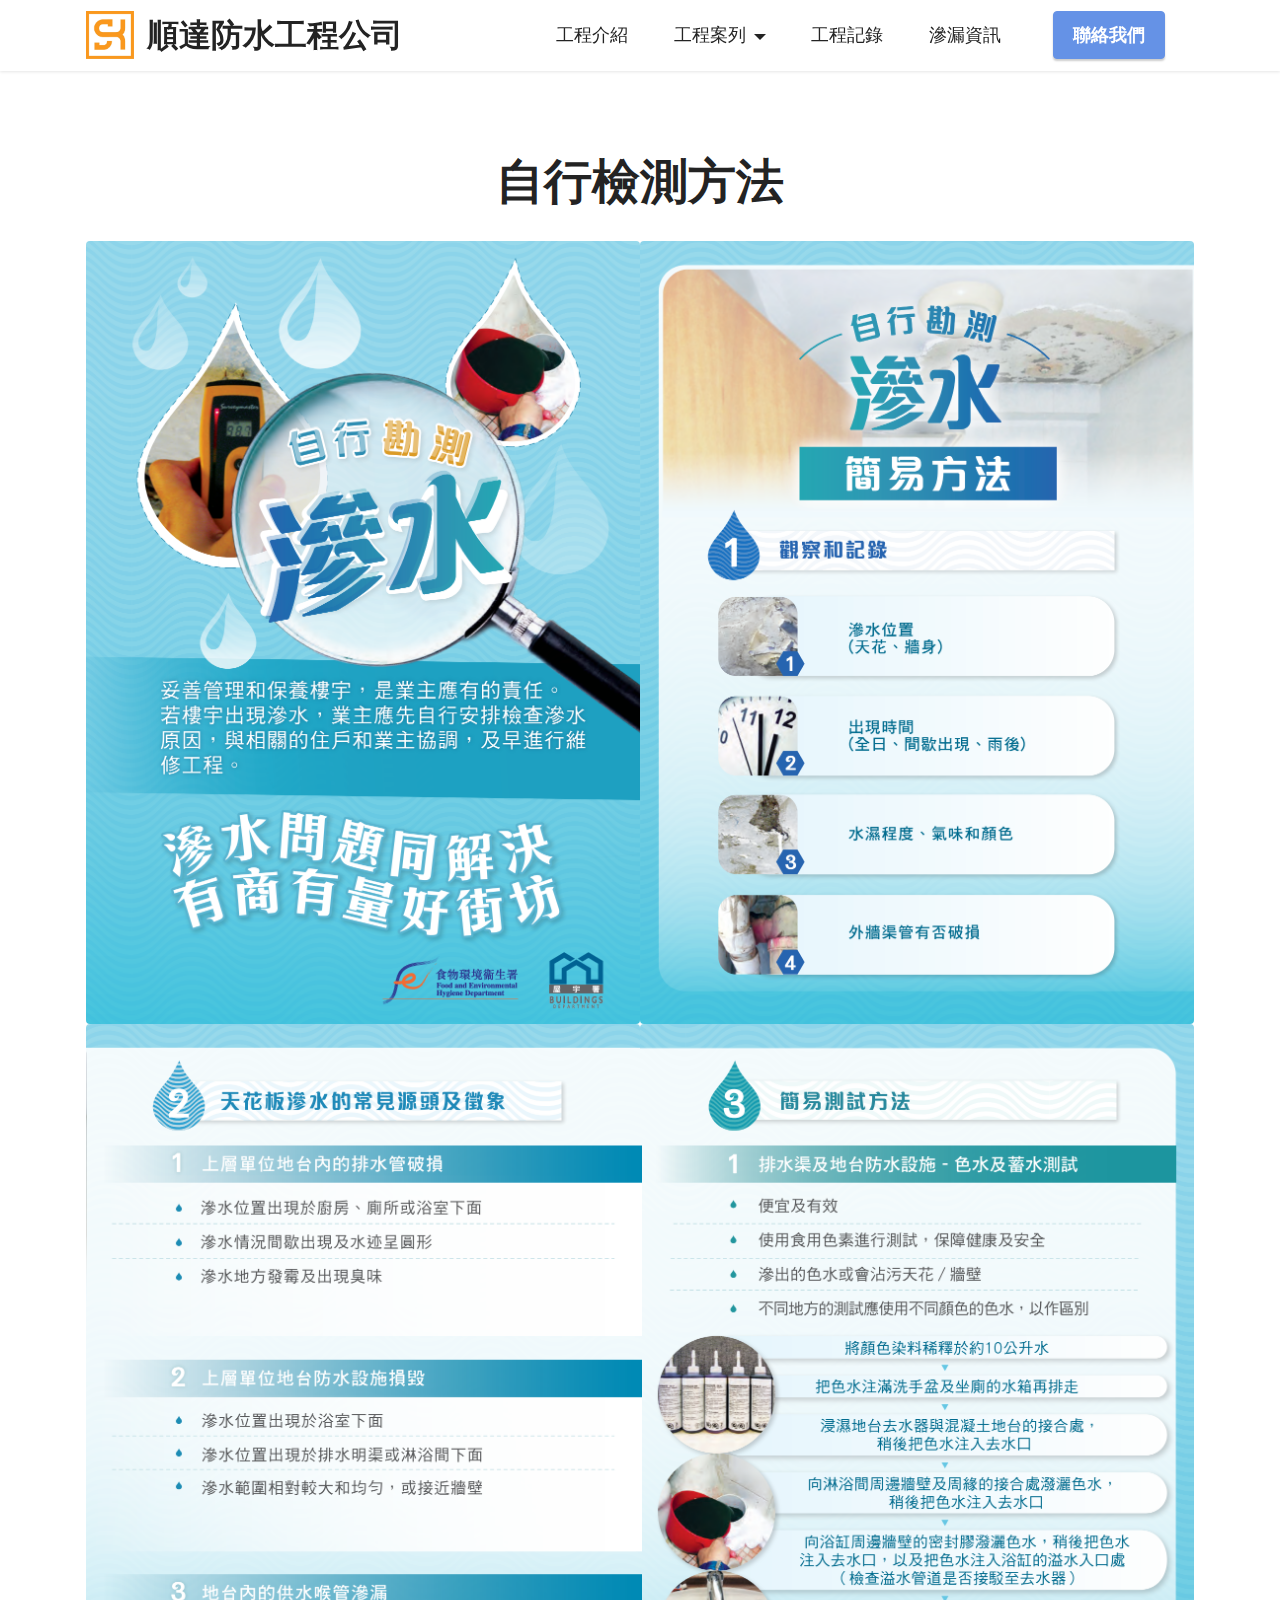
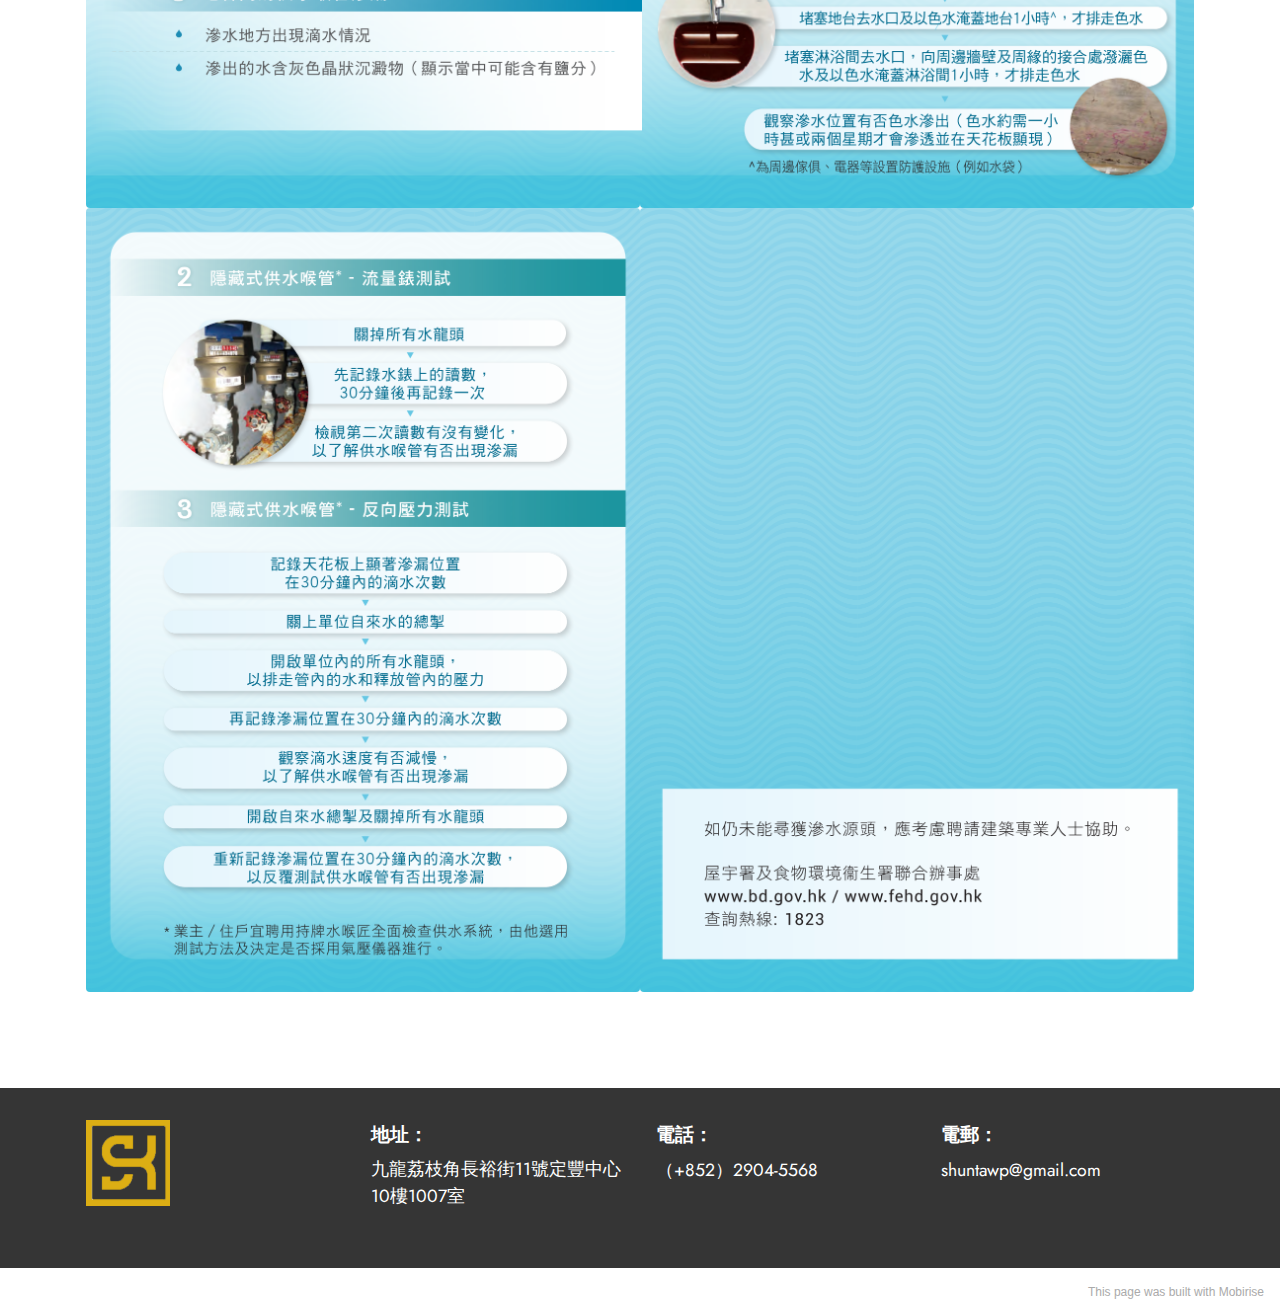
<file: page12.html>
<!DOCTYPE html>
<html  >
<head>
  <!-- Site made with Mobirise Website Builder v5.2.0, https://mobirise.com -->
  <meta charset="UTF-8">
  <meta http-equiv="X-UA-Compatible" content="IE=edge">
  <meta name="generator" content="Mobirise v5.2.0, mobirise.com">
  <meta name="viewport" content="width=device-width, initial-scale=1, minimum-scale=1">
  <link rel="shortcut icon" href="assets/images/7791-1-.jpg" type="image/x-icon">
  <meta name="description" content="">
  
  
  <title>自行檢測方法</title>
  <link rel="stylesheet" href="assets/tether/tether.min.css">
  <link rel="stylesheet" href="assets/bootstrap/css/bootstrap.min.css">
  <link rel="stylesheet" href="assets/bootstrap/css/bootstrap-grid.min.css">
  <link rel="stylesheet" href="assets/bootstrap/css/bootstrap-reboot.min.css">
  <link rel="stylesheet" href="assets/dropdown/css/style.css">
  <link rel="stylesheet" href="assets/socicon/css/styles.css">
  <link rel="stylesheet" href="assets/theme/css/style.css">
  <link rel="preload" as="style" href="assets/mobirise/css/mbr-additional.css"><link rel="stylesheet" href="assets/mobirise/css/mbr-additional.css" type="text/css">
  
  
  
  
</head>
<body>
  
  <section class="menu menu2 cid-sol659fuxd" once="menu" id="menu2-1r">
    
    <nav class="navbar navbar-dropdown navbar-fixed-top navbar-expand-lg">
        <div class="container">
            <div class="navbar-brand">
                <span class="navbar-logo">
                    <a href="https://mobiri.se">
                        <img src="assets/images/7791-1-.jpg" alt="Mobirise" style="height: 3rem;">
                    </a>
                </span>
                <span class="navbar-caption-wrap"><a class="navbar-caption text-black text-primary display-5" href="index.html">順達防水工程公司</a></span>
            </div>
            <button class="navbar-toggler" type="button" data-toggle="collapse" data-target="#navbarSupportedContent" aria-controls="navbarNavAltMarkup" aria-expanded="false" aria-label="Toggle navigation">
                <div class="hamburger">
                    <span></span>
                    <span></span>
                    <span></span>
                    <span></span>
                </div>
            </button>
            <div class="collapse navbar-collapse" id="navbarSupportedContent">
                <ul class="navbar-nav nav-dropdown" data-app-modern-menu="true"><li class="nav-item"><a class="nav-link link text-black text-primary display-4" href="index.html#features3-g" aria-expanded="true">
                            工程介紹</a></li><li class="nav-item dropdown"><a class="nav-link link text-black dropdown-toggle display-4" href="#" data-toggle="dropdown-submenu" aria-expanded="false">
                            工程案列</a><div class="dropdown-menu"><a class="text-black dropdown-item text-primary display-4" href="page2.html" aria-expanded="false">洗手間工程</a><a class="text-black dropdown-item text-primary display-4" href="page1.html" aria-expanded="false">天台工程</a><a class="text-black dropdown-item text-primary display-4" href="page4.html" aria-expanded="false">外墻工程</a><a class="text-black dropdown-item text-primary display-4" href="page3.html" aria-expanded="false">防水打針</a><a class="text-black dropdown-item text-primary display-4" href="page5.html" aria-expanded="false">專業防漏檢測</a><a class="text-black dropdown-item text-primary display-4" href="page6.html" aria-expanded="false">石屎維修工程</a></div></li>
                    <li class="nav-item"><a class="nav-link link text-black text-primary display-4" href="page7.html" target="_blank">
                            工程記錄</a></li><li class="nav-item"><a class="nav-link link text-black text-primary display-4" href="page8.html">滲漏資訊</a></li></ul>
                
                <div class="navbar-buttons mbr-section-btn"><a class="btn btn-primary display-4" href="index.html#contacts2-1h">
                        聯絡我們</a></div>
            </div>
        </div>
    </nav>
</section>

<section class="gallery1 cid-soOsiK3d3w" id="gallery1-1y">
    
    
    <div class="container">
        <div class="mbr-section-head">
            <h4 class="mbr-section-title mbr-fonts-style align-center mb-0 display-2">
                <strong>自行檢測方法</strong></h4>
            <h5 class="mbr-section-subtitle mbr-fonts-style align-center mb-0 mt-2 display-5"></h5>
        </div>
        <div class="row mt-4">
            <div class="item features-image сol-12 col-md-6 col-lg-6">
                <div class="item-wrapper">
                    <div class="item-img">
                        <img src="assets/images/do-it-yourself-to-investigate-water-seepage-c.png" alt="">
                    </div>
                    
                    
                </div>
            </div><div class="item features-image сol-12 col-md-6 col-lg-6">
                <div class="item-wrapper">
                    <div class="item-img">
                        <img src="assets/images/do-it-yourself-to-investigate-water-seepage-c-1.png" alt="">
                    </div>
                    
                    
                </div>
            </div><div class="item features-image сol-12 col-md-6 col-lg-6">
                <div class="item-wrapper">
                    <div class="item-img">
                        <img src="assets/images/do-it-yourself-to-investigate-water-seepage-c-2.png" alt="">
                    </div>
                    
                    
                </div>
            </div><div class="item features-image сol-12 col-md-6 col-lg-6">
                <div class="item-wrapper">
                    <div class="item-img">
                        <img src="assets/images/do-it-yourself-to-investigate-water-seepage-c-3.png" alt="">
                    </div>
                    
                    
                </div>
            </div><div class="item features-image сol-12 col-md-6 col-lg-6">
                <div class="item-wrapper">
                    <div class="item-img">
                        <img src="assets/images/do-it-yourself-to-investigate-water-seepage-c-4.png" alt="">
                    </div>
                    
                    
                </div>
            </div><div class="item features-image сol-12 col-md-6 col-lg-6">
                <div class="item-wrapper">
                    <div class="item-img">
                        <img src="assets/images/do-it-yourself-to-investigate-water-seepage-c-5.png" alt="">
                    </div>
                    
                    
                </div>
            </div>
            
            
            
        </div>
    </div>
</section>

<section class="footer4 cid-soNlcq9XwM" once="footers" id="footer4-1s">

    
    
    <div class="container">
        <div class="row mbr-white">
            <div class="col-6 col-lg-3">
                <div class="media-wrap col-md-4 col-12">
                    <a href="https://mobiri.se/">
                        <img src="assets/images/logo-1.png" alt="Mobirise">
                    </a>
                </div>
            </div>
            <div class="col-12 col-md-6 col-lg-3">
                <h5 class="mbr-section-subtitle mbr-fonts-style mb-2 display-7"><strong>地址：</strong></h5>
                <p class="mbr-text mbr-fonts-style mb-4 display-4">九龍荔枝角長裕街11號定豐中心10樓1007室<br><br></p>
                
                
            </div>
            <div class="col-12 col-md-6 col-lg-3">
                <h5 class="mbr-section-subtitle mbr-fonts-style mb-2 display-7">
                    <strong>電話：</strong></h5>
                <ul class="list mbr-fonts-style display-4">
                    <li class="mbr-text item-wrap">（+852）2904-5568</li>
                </ul>
            </div>
            <div class="col-12 col-md-6 col-lg-3">
                <h5 class="mbr-section-subtitle mbr-fonts-style mb-2 display-7"><strong>電郵：</strong></h5>
                <ul class="list mbr-fonts-style display-4">
                    <li class="mbr-text item-wrap">shuntawp@gmail.com</li>
                </ul>
            </div>
            
        </div>
    </div>
</section><section style="background-color: #fff; font-family: -apple-system, BlinkMacSystemFont, 'Segoe UI', 'Roboto', 'Helvetica Neue', Arial, sans-serif; color:#aaa; font-size:12px; padding: 0; align-items: center; display: flex;"><a href="https://mobirise.site/v" style="flex: 1 1; height: 3rem; padding-left: 1rem;"></a><p style="flex: 0 0 auto; margin:0; padding-right:1rem;"><a href="https://mobirise.site/d" style="color:#aaa;">This page</a> was built with Mobirise</p></section><script src="assets/web/assets/jquery/jquery.min.js"></script>  <script src="assets/popper/popper.min.js"></script>  <script src="assets/tether/tether.min.js"></script>  <script src="assets/bootstrap/js/bootstrap.min.js"></script>  <script src="assets/smoothscroll/smooth-scroll.js"></script>  <script src="assets/dropdown/js/nav-dropdown.js"></script>  <script src="assets/dropdown/js/navbar-dropdown.js"></script>  <script src="assets/touchswipe/jquery.touch-swipe.min.js"></script>  <script src="assets/theme/js/script.js"></script>  
  
  
</body>
</html>
</file>
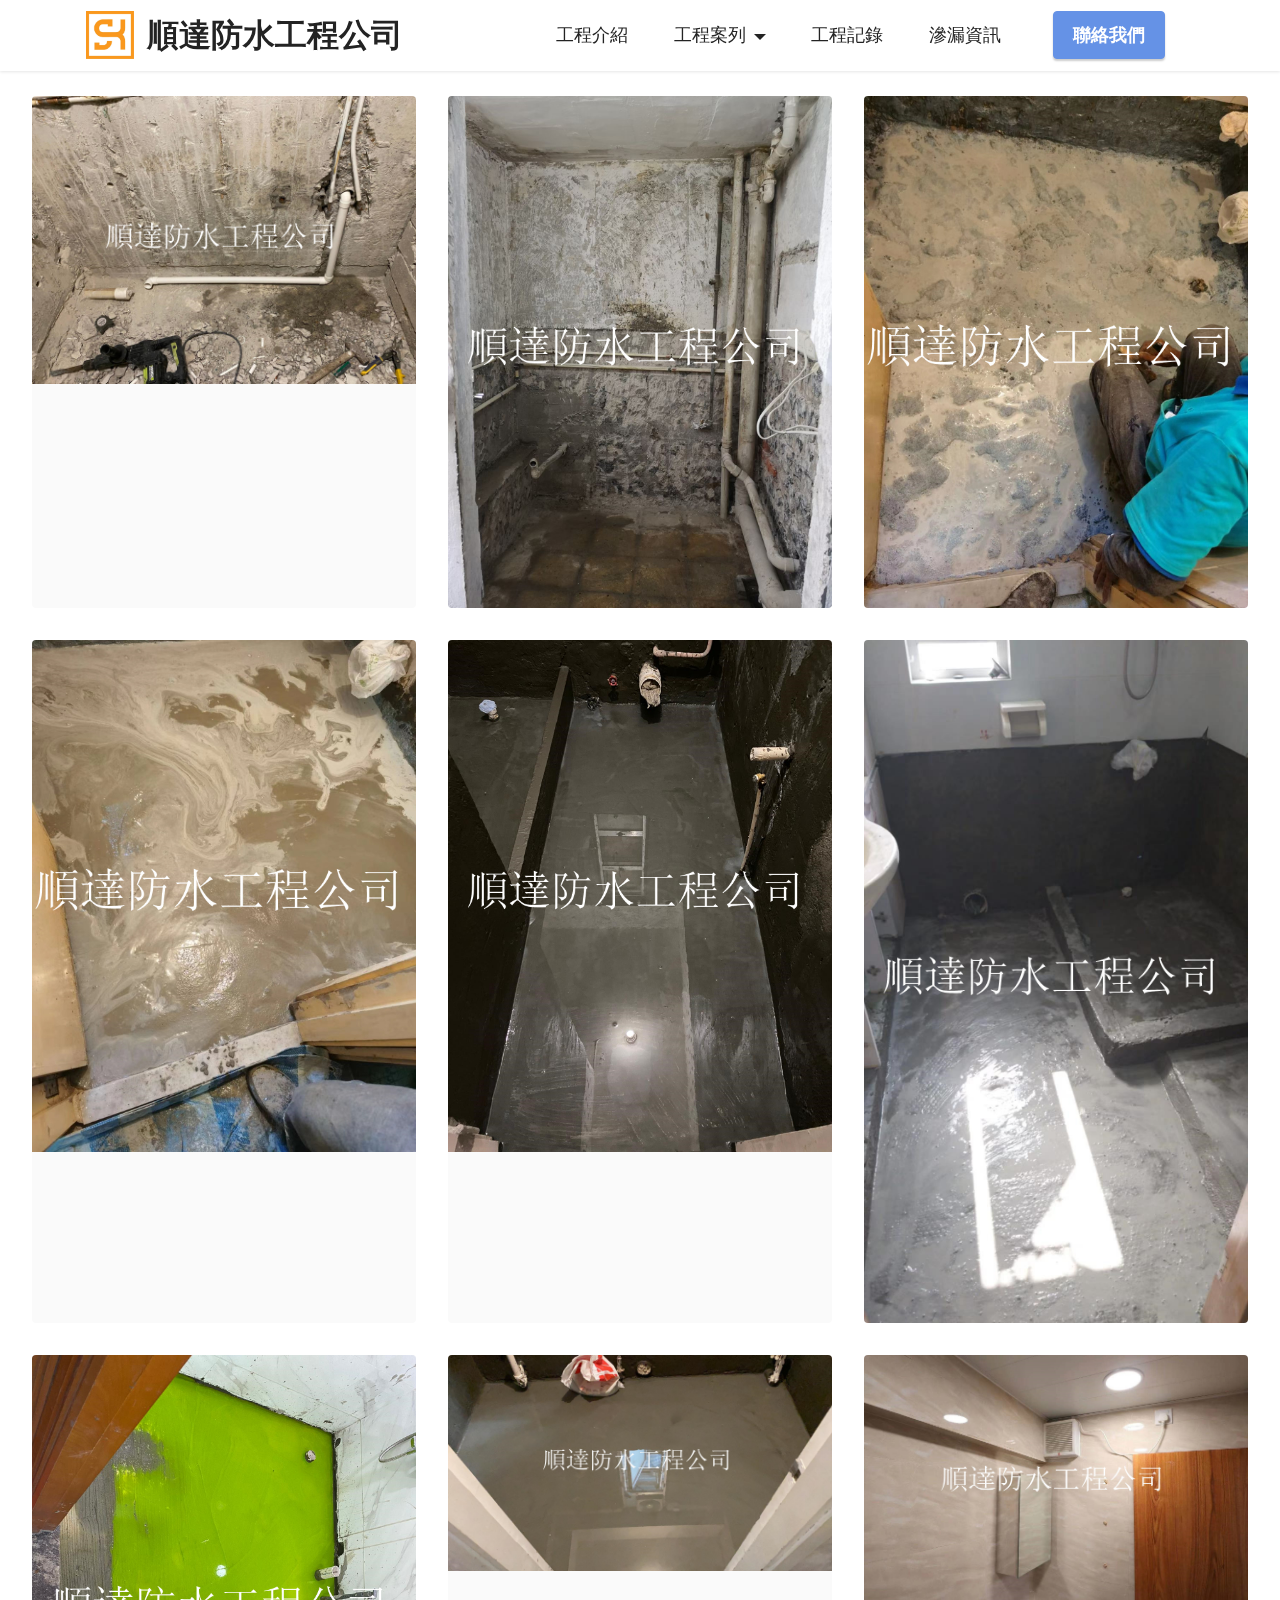
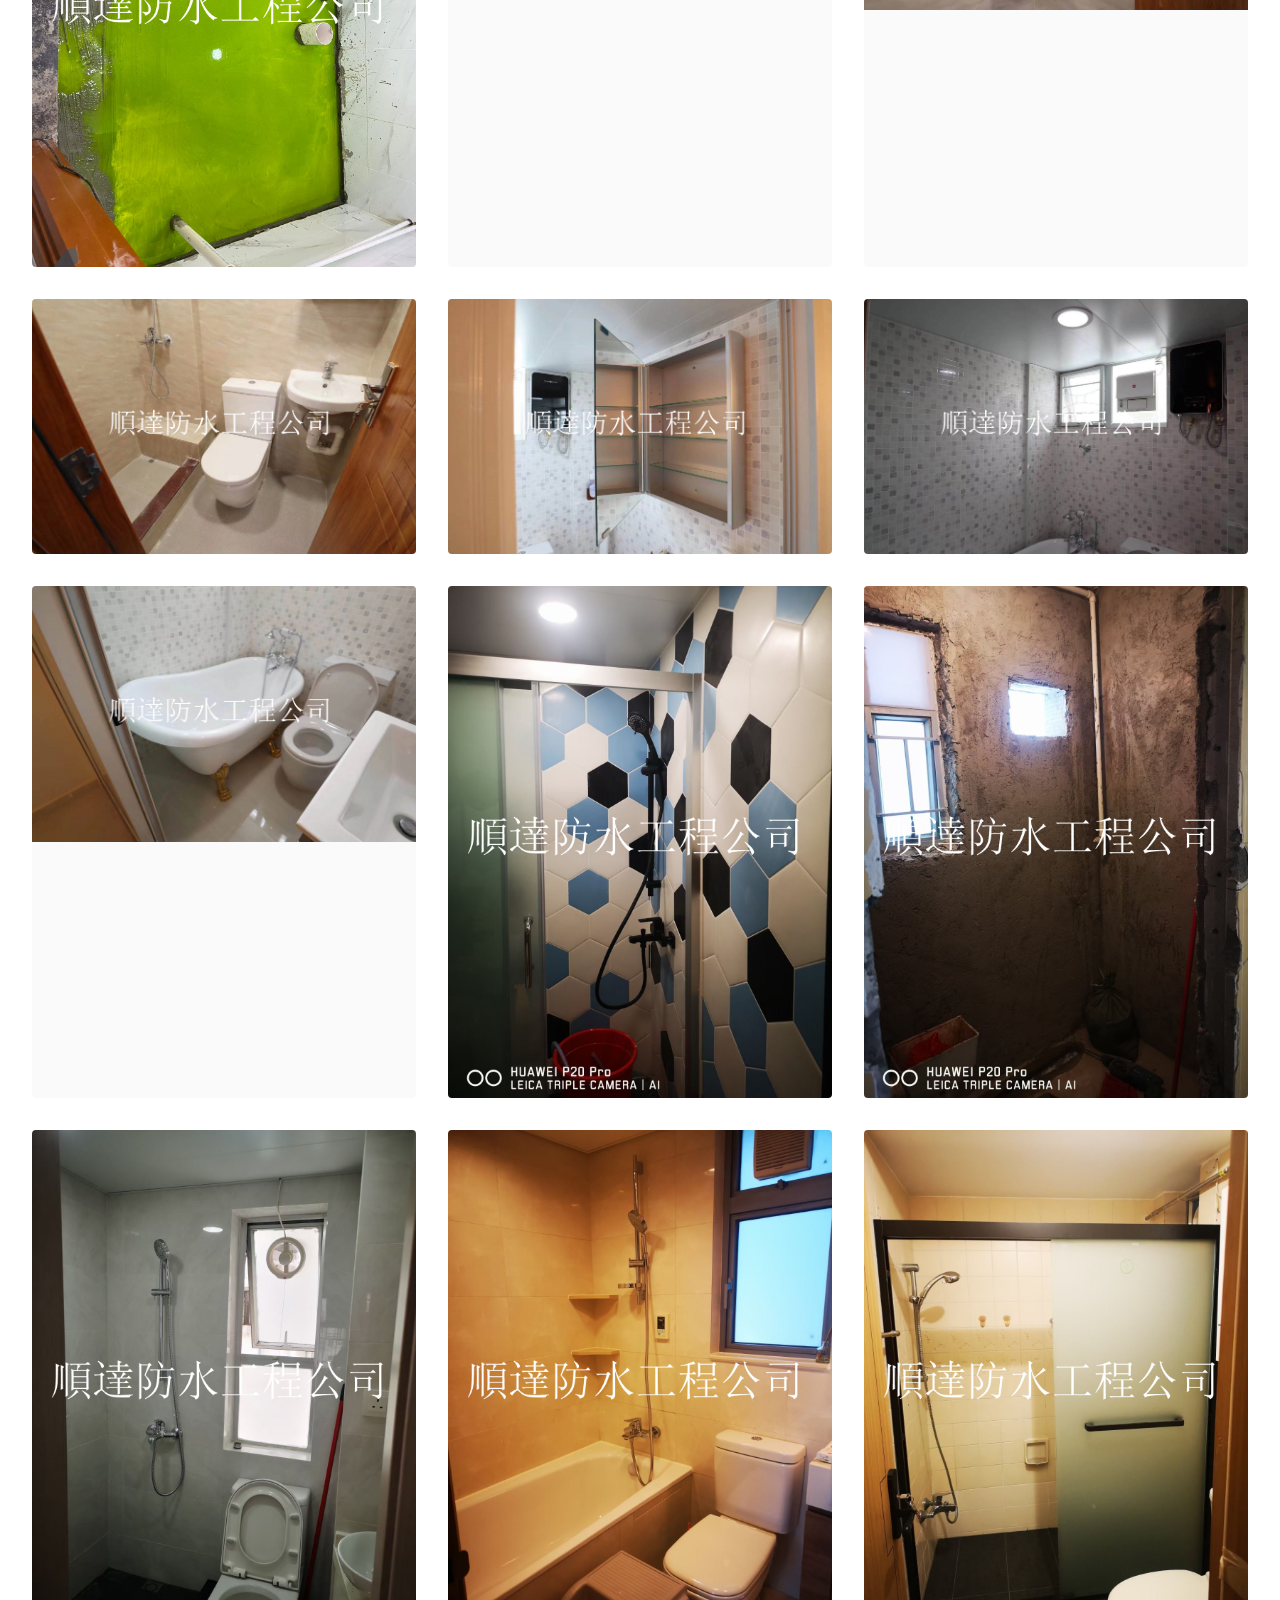
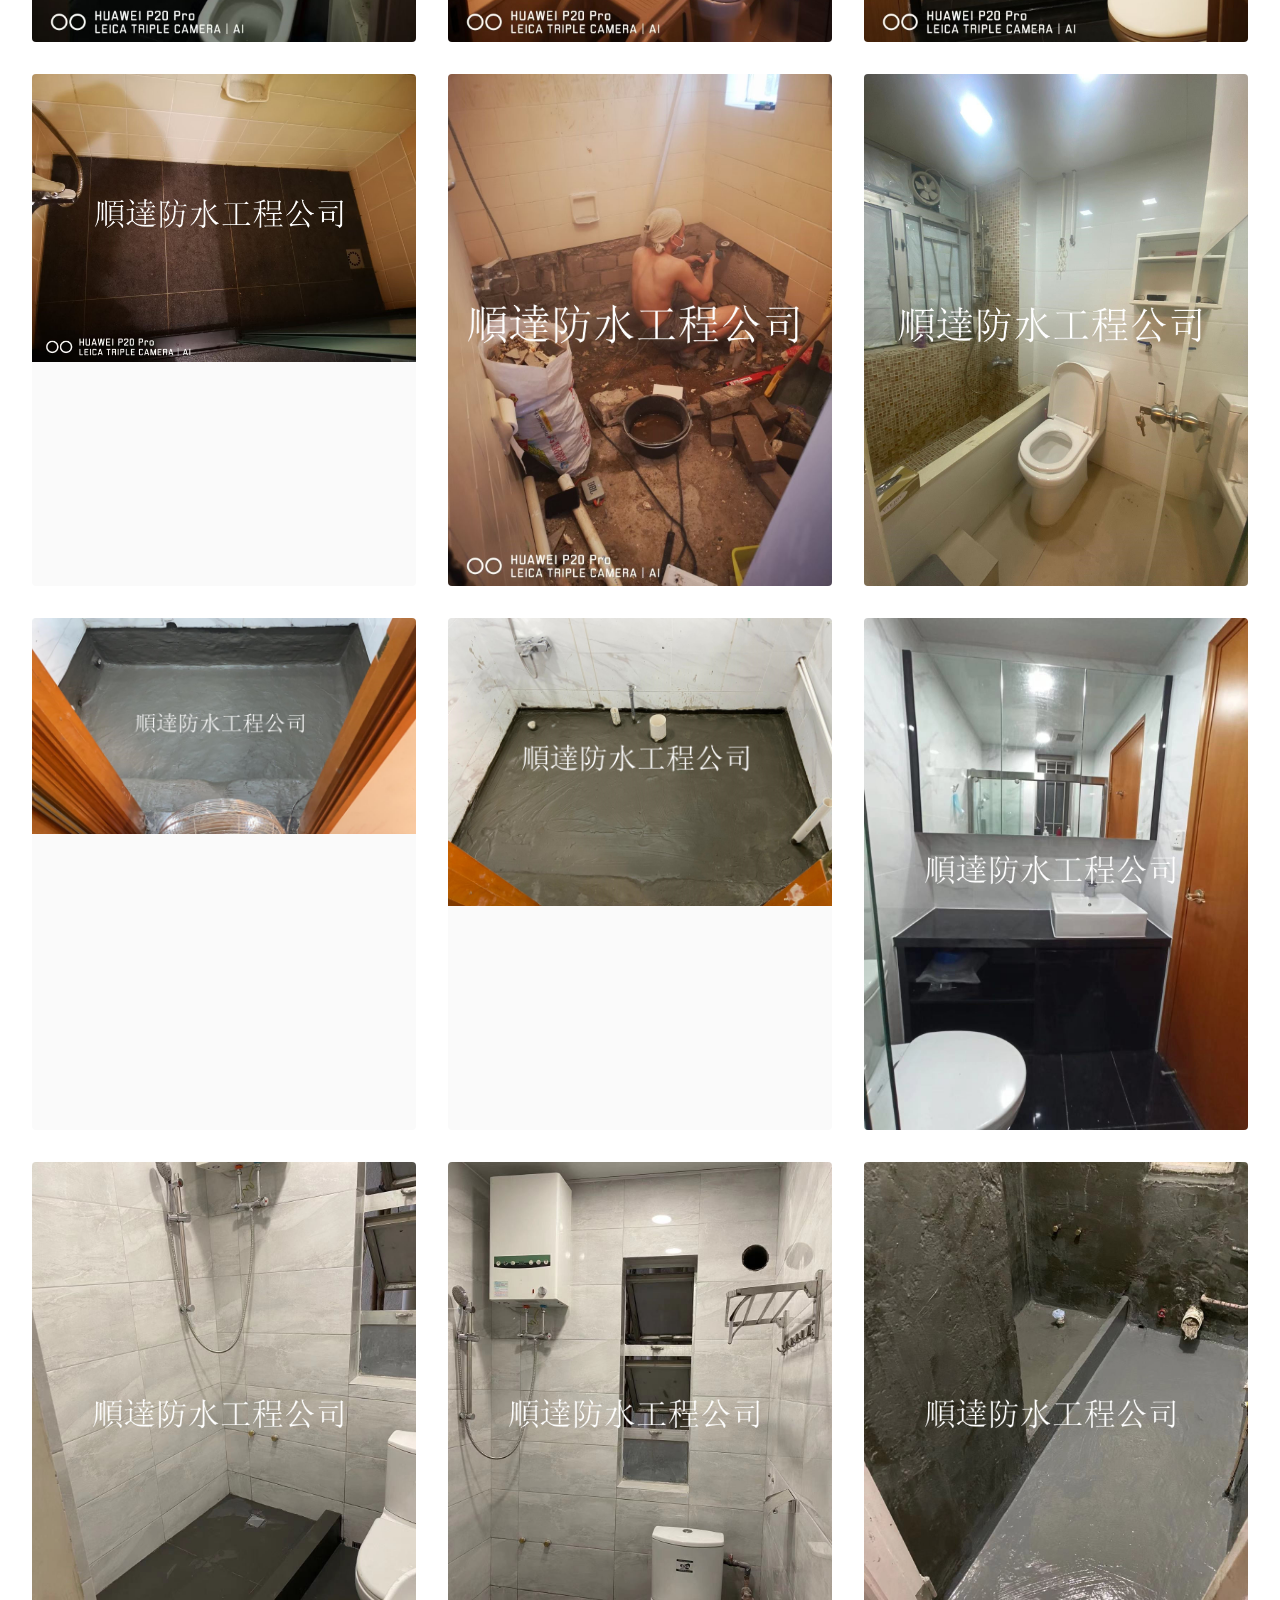
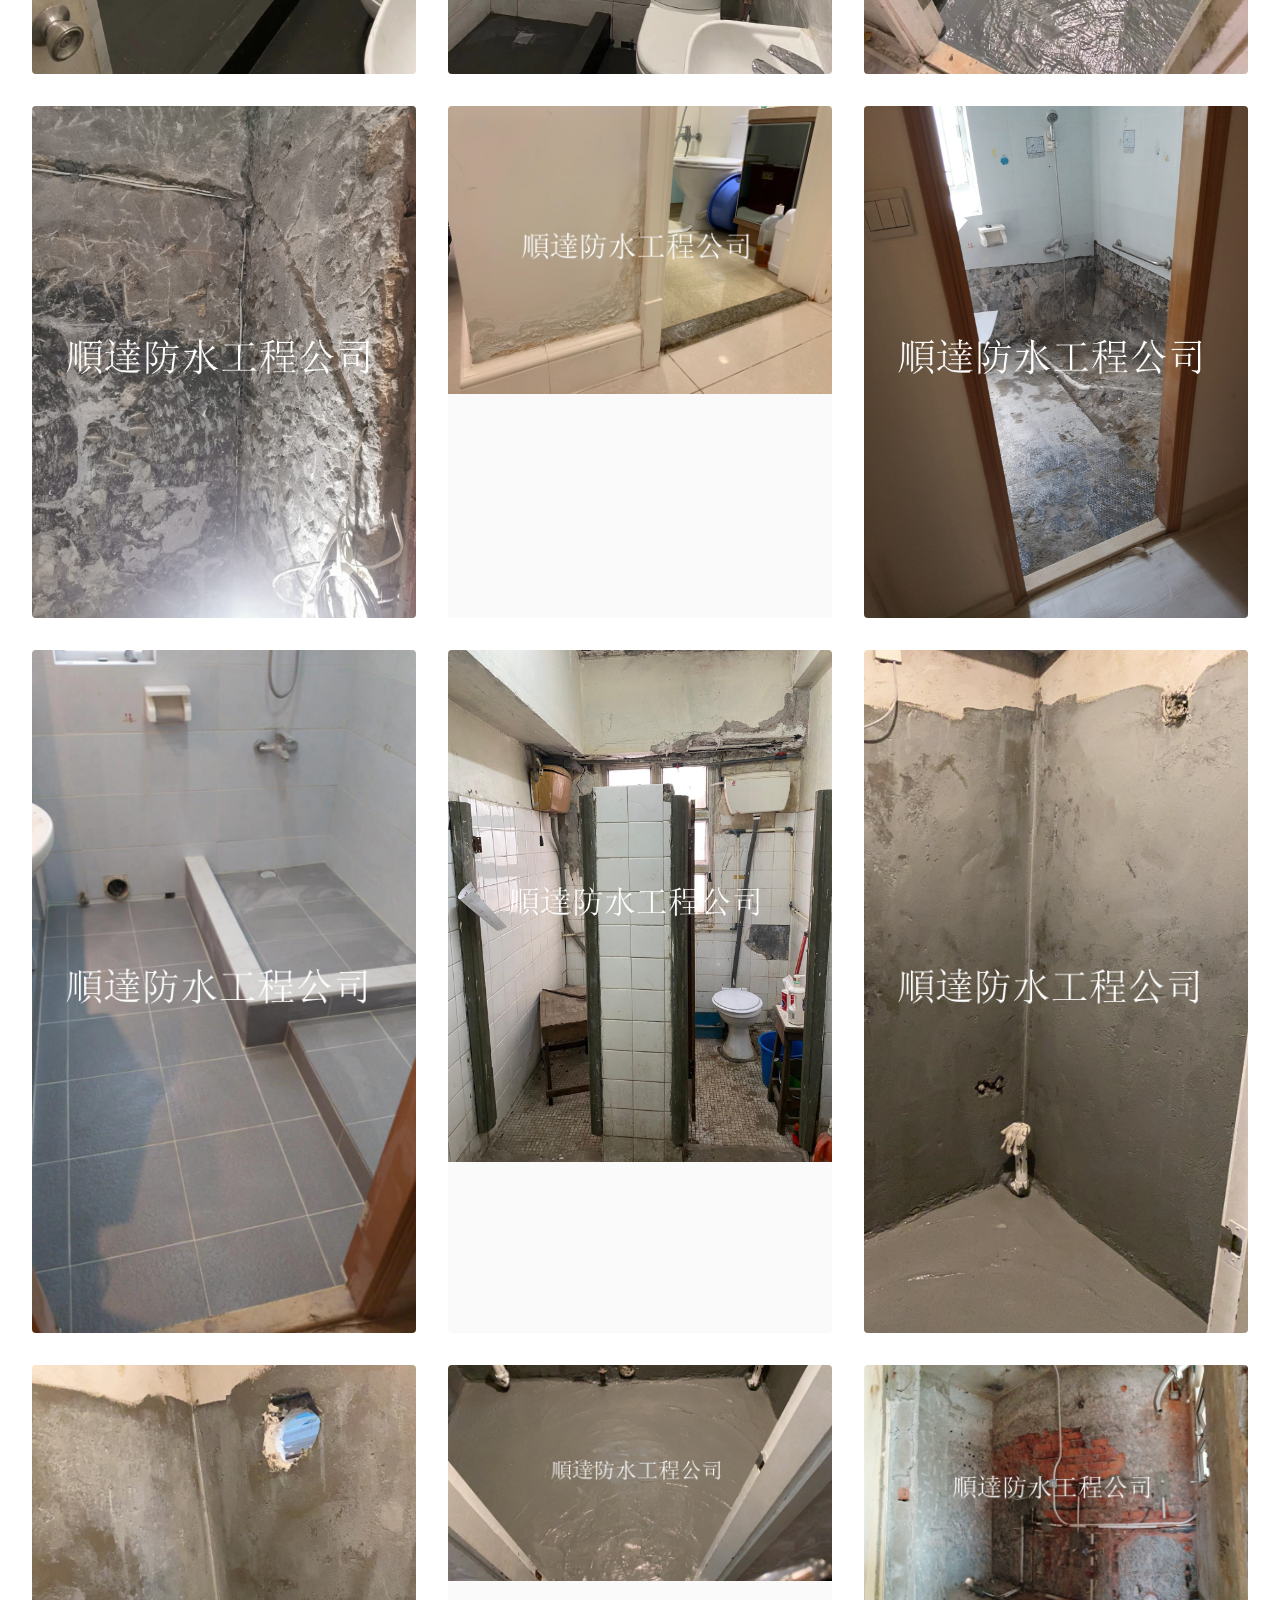
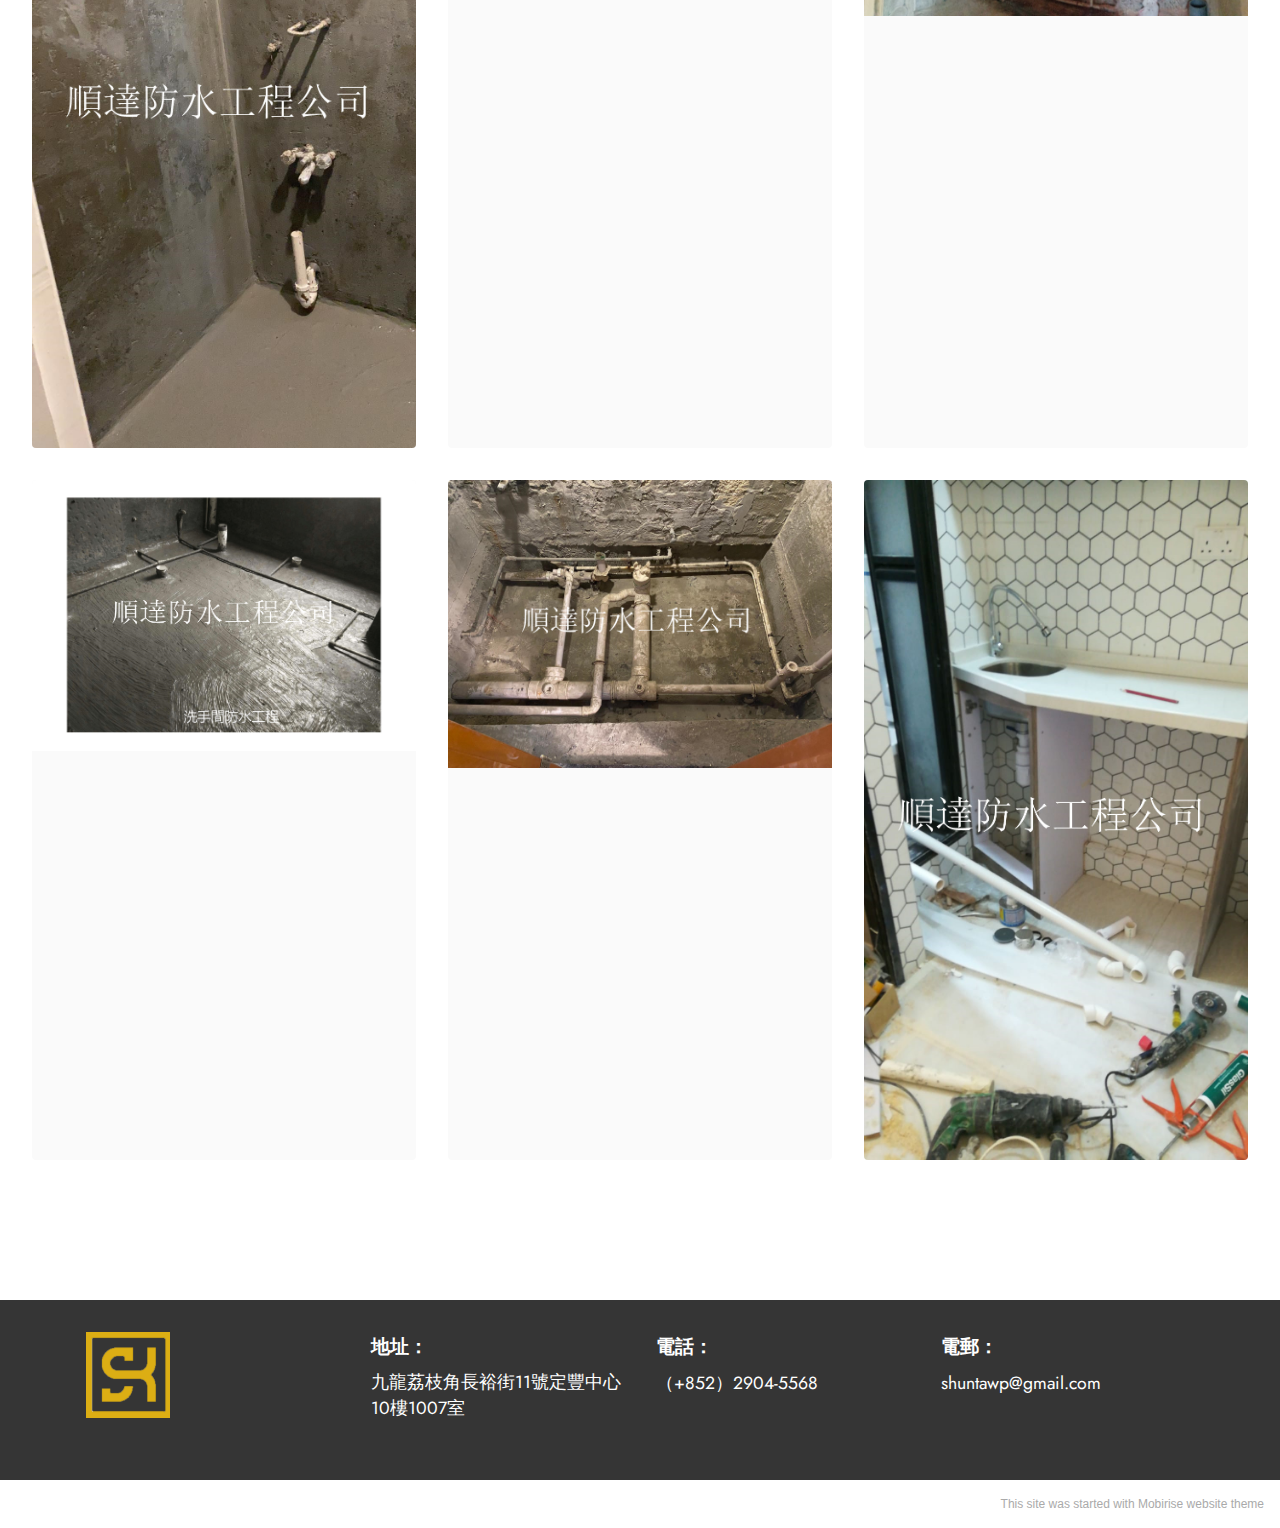
<file: page2.html>
<!DOCTYPE html>
<html  >
<head>
  <!-- Site made with Mobirise Website Builder v5.2.0, https://mobirise.com -->
  <meta charset="UTF-8">
  <meta http-equiv="X-UA-Compatible" content="IE=edge">
  <meta name="generator" content="Mobirise v5.2.0, mobirise.com">
  <meta name="viewport" content="width=device-width, initial-scale=1, minimum-scale=1">
  <link rel="shortcut icon" href="assets/images/7791-1-.jpg" type="image/x-icon">
  <meta name="description" content="">
  
  
  <title>洗手間工程</title>
  <link rel="stylesheet" href="assets/tether/tether.min.css">
  <link rel="stylesheet" href="assets/bootstrap/css/bootstrap.min.css">
  <link rel="stylesheet" href="assets/bootstrap/css/bootstrap-grid.min.css">
  <link rel="stylesheet" href="assets/bootstrap/css/bootstrap-reboot.min.css">
  <link rel="stylesheet" href="assets/dropdown/css/style.css">
  <link rel="stylesheet" href="assets/socicon/css/styles.css">
  <link rel="stylesheet" href="assets/theme/css/style.css">
  <link rel="preload" as="style" href="assets/mobirise/css/mbr-additional.css"><link rel="stylesheet" href="assets/mobirise/css/mbr-additional.css" type="text/css">
  
  
  
  
</head>
<body>
  
  <section class="gallery1 cid-soMZuFwtej" id="gallery1-16">
    
    
    <div class="container-fluid">
        <div class="mbr-section-head">
            <h4 class="mbr-section-title mbr-fonts-style align-center mb-0 display-2"><p>&nbsp;&nbsp;&nbsp;&nbsp;<br></p></h4>
            
        </div>
        <div class="row mt-4">
            <div class="item features-image сol-12 col-md-6 col-lg-4">
                <div class="item-wrapper">
                    <div class="item-img">
                        <img src="assets/images/wechat-20210206224911.jpg">
                    </div>
                    
                    
                </div>
            </div><div class="item features-image сol-12 col-md-6 col-lg-4">
                <div class="item-wrapper">
                    <div class="item-img">
                        <img src="assets/images/wechat-20210208211205.jpg">
                    </div>
                    
                    
                </div>
            </div><div class="item features-image сol-12 col-md-6 col-lg-4">
                <div class="item-wrapper">
                    <div class="item-img">
                        <img src="assets/images/wechat-20210212224014.jpg">
                    </div>
                    
                    
                </div>
            </div><div class="item features-image сol-12 col-md-6 col-lg-4">
                <div class="item-wrapper">
                    <div class="item-img">
                        <img src="assets/images/wechat-20210212224016.jpg">
                    </div>
                    
                    
                </div>
            </div><div class="item features-image сol-12 col-md-6 col-lg-4">
                <div class="item-wrapper">
                    <div class="item-img">
                        <img src="assets/images/wechat-20210208205955.jpg">
                    </div>
                    
                    
                </div>
            </div><div class="item features-image сol-12 col-md-6 col-lg-4">
                <div class="item-wrapper">
                    <div class="item-img">
                        <img src="assets/images/wechat-20210208210103.jpg">
                    </div>
                    
                    
                </div>
            </div><div class="item features-image сol-12 col-md-6 col-lg-4">
                <div class="item-wrapper">
                    <div class="item-img">
                        <img src="assets/images/wechat-20210208210313.jpg">
                    </div>
                    
                    
                </div>
            </div><div class="item features-image сol-12 col-md-6 col-lg-4">
                <div class="item-wrapper">
                    <div class="item-img">
                        <img src="assets/images/wechat-20210208210320.jpg">
                    </div>
                    
                    
                </div>
            </div><div class="item features-image сol-12 col-md-6 col-lg-4">
                <div class="item-wrapper">
                    <div class="item-img">
                        <img src="assets/images/wechat-20210208210432.jpg">
                    </div>
                    
                    
                </div>
            </div><div class="item features-image сol-12 col-md-6 col-lg-4">
                <div class="item-wrapper">
                    <div class="item-img">
                        <img src="assets/images/wechat-20210208210435.jpg">
                    </div>
                    
                    
                </div>
            </div><div class="item features-image сol-12 col-md-6 col-lg-4">
                <div class="item-wrapper">
                    <div class="item-img">
                        <img src="assets/images/wechat-20210208210446.jpg">
                    </div>
                    
                    
                </div>
            </div><div class="item features-image сol-12 col-md-6 col-lg-4">
                <div class="item-wrapper">
                    <div class="item-img">
                        <img src="assets/images/wechat-20210208210551.jpg">
                    </div>
                    
                    
                </div>
            </div><div class="item features-image сol-12 col-md-6 col-lg-4">
                <div class="item-wrapper">
                    <div class="item-img">
                        <img src="assets/images/wechat-20210208210554.jpg">
                    </div>
                    
                    
                </div>
            </div><div class="item features-image сol-12 col-md-6 col-lg-4">
                <div class="item-wrapper">
                    <div class="item-img">
                        <img src="assets/images/wechat-20210208210955.jpg">
                    </div>
                    
                    
                </div>
            </div><div class="item features-image сol-12 col-md-6 col-lg-4">
                <div class="item-wrapper">
                    <div class="item-img">
                        <img src="assets/images/wechat-20210208211138.jpg">
                    </div>
                    
                    
                </div>
            </div><div class="item features-image сol-12 col-md-6 col-lg-4">
                <div class="item-wrapper">
                    <div class="item-img">
                        <img src="assets/images/wechat-20210208211141.jpg">
                    </div>
                    
                    
                </div>
            </div><div class="item features-image сol-12 col-md-6 col-lg-4">
                <div class="item-wrapper">
                    <div class="item-img">
                        <img src="assets/images/wechat-20210208211145.jpg">
                    </div>
                    
                    
                </div>
            </div><div class="item features-image сol-12 col-md-6 col-lg-4">
                <div class="item-wrapper">
                    <div class="item-img">
                        <img src="assets/images/wechat-20210208211148.jpg">
                    </div>
                    
                    
                </div>
            </div><div class="item features-image сol-12 col-md-6 col-lg-4">
                <div class="item-wrapper">
                    <div class="item-img">
                        <img src="assets/images/wechat-20210208211157.jpg">
                    </div>
                    
                    
                </div>
            </div><div class="item features-image сol-12 col-md-6 col-lg-4">
                <div class="item-wrapper">
                    <div class="item-img">
                        <img src="assets/images/wechat-20210208211201.jpg">
                    </div>
                    
                    
                </div>
            </div><div class="item features-image сol-12 col-md-6 col-lg-4">
                <div class="item-wrapper">
                    <div class="item-img">
                        <img src="assets/images/wechat-20210206224924.jpg">
                    </div>
                    
                    
                </div>
            </div><div class="item features-image сol-12 col-md-6 col-lg-4">
                <div class="item-wrapper">
                    <div class="item-img">
                        <img src="assets/images/wechat-20210206224945.jpg">
                    </div>
                    
                    
                </div>
            </div><div class="item features-image сol-12 col-md-6 col-lg-4">
                <div class="item-wrapper">
                    <div class="item-img">
                        <img src="assets/images/wechat-20210206225001.jpg">
                    </div>
                    
                    
                </div>
            </div><div class="item features-image сol-12 col-md-6 col-lg-4">
                <div class="item-wrapper">
                    <div class="item-img">
                        <img src="assets/images/wechat-20210207230751.jpg">
                    </div>
                    
                    
                </div>
            </div><div class="item features-image сol-12 col-md-6 col-lg-4">
                <div class="item-wrapper">
                    <div class="item-img">
                        <img src="assets/images/wechat-20210207231007.jpg" data-slide-to="6">
                    </div>
                    
                    
                </div>
            </div><div class="item features-image сol-12 col-md-6 col-lg-4">
                <div class="item-wrapper">
                    <div class="item-img">
                        <img src="assets/images/wechat-20210207231015.jpg">
                    </div>
                    
                    
                </div>
            </div><div class="item features-image сol-12 col-md-6 col-lg-4">
                <div class="item-wrapper">
                    <div class="item-img">
                        <img src="assets/images/wechat-20210207231020.jpg">
                    </div>
                    
                    
                </div>
            </div><div class="item features-image сol-12 col-md-6 col-lg-4">
                <div class="item-wrapper">
                    <div class="item-img">
                        <img src="assets/images/wechat-2021020622381118.jpg">
                    </div>
                    
                    
                </div>
            </div><div class="item features-image сol-12 col-md-6 col-lg-4">
                <div class="item-wrapper">
                    <div class="item-img">
                        <img src="assets/images/wechat-2021020622381119.jpg">
                    </div>
                    
                    
                </div>
            </div><div class="item features-image сol-12 col-md-6 col-lg-4">
                <div class="item-wrapper">
                    <div class="item-img">
                        <img src="assets/images/wechat-2021020622381123.jpg">
                    </div>
                    
                    
                </div>
            </div><div class="item features-image сol-12 col-md-6 col-lg-4">
                <div class="item-wrapper">
                    <div class="item-img">
                        <img src="assets/images/wechat-2021020622381124.jpg">
                    </div>
                    
                    
                </div>
            </div><div class="item features-image сol-12 col-md-6 col-lg-4">
                <div class="item-wrapper">
                    <div class="item-img">
                        <img src="assets/images/wechat-2021020622381129.jpg">
                    </div>
                    
                    
                </div>
            </div><div class="item features-image сol-12 col-md-6 col-lg-4">
                <div class="item-wrapper">
                    <div class="item-img">
                        <img src="assets/images/wechat-2021020622381139.jpg">
                    </div>
                    
                    
                </div>
            </div><div class="item features-image сol-12 col-md-6 col-lg-4">
                <div class="item-wrapper">
                    <div class="item-img">
                        <img src="assets/images/wechat-2021020622381140.jpg">
                    </div>
                    
                    
                </div>
            </div><div class="item features-image сol-12 col-md-6 col-lg-4">
                <div class="item-wrapper">
                    <div class="item-img">
                        <img src="assets/images/wechat-2021020622381141.jpg">
                    </div>
                    
                    
                </div>
            </div><div class="item features-image сol-12 col-md-6 col-lg-4">
                <div class="item-wrapper">
                    <div class="item-img">
                        <img src="assets/images/wechat-2021020622381149.jpg">
                    </div>
                    
                    
                </div>
            </div><div class="item features-image сol-12 col-md-6 col-lg-4">
                <div class="item-wrapper">
                    <div class="item-img">
                        <img src="assets/images/1.jpg">
                    </div>
                    
                    
                </div>
            </div><div class="item features-image сol-12 col-md-6 col-lg-4">
                <div class="item-wrapper">
                    <div class="item-img">
                        <img src="assets/images/wechat-20210206224821.jpg">
                    </div>
                    
                    
                </div>
            </div><div class="item features-image сol-12 col-md-6 col-lg-4">
                <div class="item-wrapper">
                    <div class="item-img">
                        <img src="assets/images/wechat-20210206224812.jpg">
                    </div>
                    
                    
                </div>
            </div>
            
            
            
        </div>
    </div>
</section>

<section class="menu menu2 cid-sol659fuxd" once="menu" id="menu2-m">
    
    <nav class="navbar navbar-dropdown navbar-fixed-top navbar-expand-lg">
        <div class="container">
            <div class="navbar-brand">
                <span class="navbar-logo">
                    <a href="https://mobiri.se">
                        <img src="assets/images/7791-1-.jpg" alt="Mobirise" style="height: 3rem;">
                    </a>
                </span>
                <span class="navbar-caption-wrap"><a class="navbar-caption text-black text-primary display-5" href="index.html">順達防水工程公司</a></span>
            </div>
            <button class="navbar-toggler" type="button" data-toggle="collapse" data-target="#navbarSupportedContent" aria-controls="navbarNavAltMarkup" aria-expanded="false" aria-label="Toggle navigation">
                <div class="hamburger">
                    <span></span>
                    <span></span>
                    <span></span>
                    <span></span>
                </div>
            </button>
            <div class="collapse navbar-collapse" id="navbarSupportedContent">
                <ul class="navbar-nav nav-dropdown" data-app-modern-menu="true"><li class="nav-item"><a class="nav-link link text-black text-primary display-4" href="index.html#features3-g" aria-expanded="true">
                            工程介紹</a></li><li class="nav-item dropdown"><a class="nav-link link text-black dropdown-toggle display-4" href="#" data-toggle="dropdown-submenu" aria-expanded="false">
                            工程案列</a><div class="dropdown-menu"><a class="text-black dropdown-item text-primary display-4" href="page2.html" aria-expanded="false">洗手間工程</a><a class="text-black dropdown-item text-primary display-4" href="page1.html" aria-expanded="false">天台工程</a><a class="text-black dropdown-item text-primary display-4" href="page4.html" aria-expanded="false">外墻工程</a><a class="text-black dropdown-item text-primary display-4" href="page3.html" aria-expanded="false">防水打針</a><a class="text-black dropdown-item text-primary display-4" href="page5.html" aria-expanded="false">專業防漏檢測</a><a class="text-black dropdown-item text-primary display-4" href="page6.html" aria-expanded="false">石屎維修工程</a></div></li>
                    <li class="nav-item"><a class="nav-link link text-black text-primary display-4" href="page7.html" target="_blank">
                            工程記錄</a></li><li class="nav-item"><a class="nav-link link text-black text-primary display-4" href="page8.html">滲漏資訊</a></li></ul>
                
                <div class="navbar-buttons mbr-section-btn"><a class="btn btn-primary display-4" href="index.html#contacts2-1h">
                        聯絡我們</a></div>
            </div>
        </div>
    </nav>
</section>

<section class="footer4 cid-soNlcq9XwM" once="footers" id="footer4-1k">

    
    
    <div class="container">
        <div class="row mbr-white">
            <div class="col-6 col-lg-3">
                <div class="media-wrap col-md-4 col-12">
                    <a href="https://mobiri.se/">
                        <img src="assets/images/logo-1.png" alt="Mobirise">
                    </a>
                </div>
            </div>
            <div class="col-12 col-md-6 col-lg-3">
                <h5 class="mbr-section-subtitle mbr-fonts-style mb-2 display-7"><strong>地址：</strong></h5>
                <p class="mbr-text mbr-fonts-style mb-4 display-4">九龍荔枝角長裕街11號定豐中心10樓1007室<br><br></p>
                
                
            </div>
            <div class="col-12 col-md-6 col-lg-3">
                <h5 class="mbr-section-subtitle mbr-fonts-style mb-2 display-7">
                    <strong>電話：</strong></h5>
                <ul class="list mbr-fonts-style display-4">
                    <li class="mbr-text item-wrap">（+852）2904-5568</li>
                </ul>
            </div>
            <div class="col-12 col-md-6 col-lg-3">
                <h5 class="mbr-section-subtitle mbr-fonts-style mb-2 display-7"><strong>電郵：</strong></h5>
                <ul class="list mbr-fonts-style display-4">
                    <li class="mbr-text item-wrap">shuntawp@gmail.com</li>
                </ul>
            </div>
            
        </div>
    </div>
</section><section style="background-color: #fff; font-family: -apple-system, BlinkMacSystemFont, 'Segoe UI', 'Roboto', 'Helvetica Neue', Arial, sans-serif; color:#aaa; font-size:12px; padding: 0; align-items: center; display: flex;"><a href="https://mobirise.site/i" style="flex: 1 1; height: 3rem; padding-left: 1rem;"></a><p style="flex: 0 0 auto; margin:0; padding-right:1rem;"><a href="https://mobirise.site/q" style="color:#aaa;">This site</a> was started with Mobirise website theme</p></section><script src="assets/web/assets/jquery/jquery.min.js"></script>  <script src="assets/popper/popper.min.js"></script>  <script src="assets/tether/tether.min.js"></script>  <script src="assets/bootstrap/js/bootstrap.min.js"></script>  <script src="assets/smoothscroll/smooth-scroll.js"></script>  <script src="assets/dropdown/js/nav-dropdown.js"></script>  <script src="assets/dropdown/js/navbar-dropdown.js"></script>  <script src="assets/touchswipe/jquery.touch-swipe.min.js"></script>  <script src="assets/theme/js/script.js"></script>  
  
  
</body>
</html>
</file>
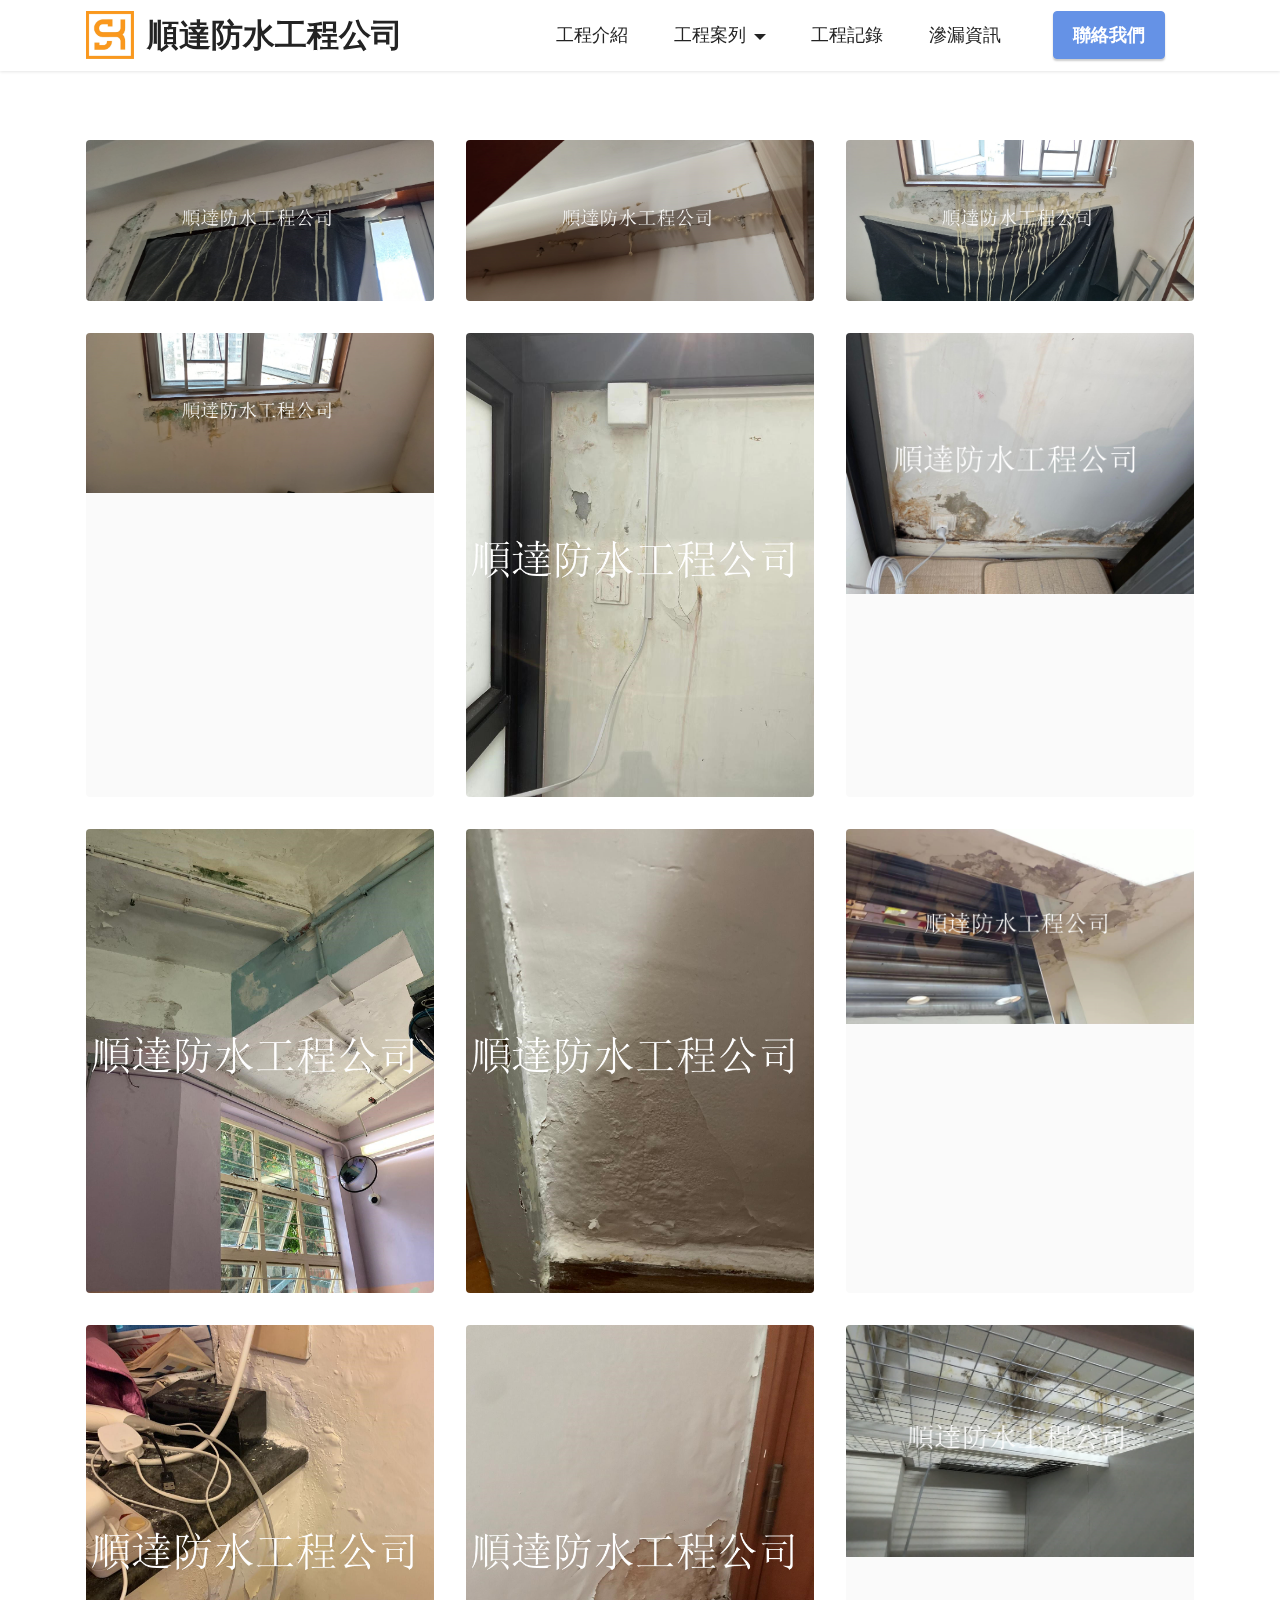
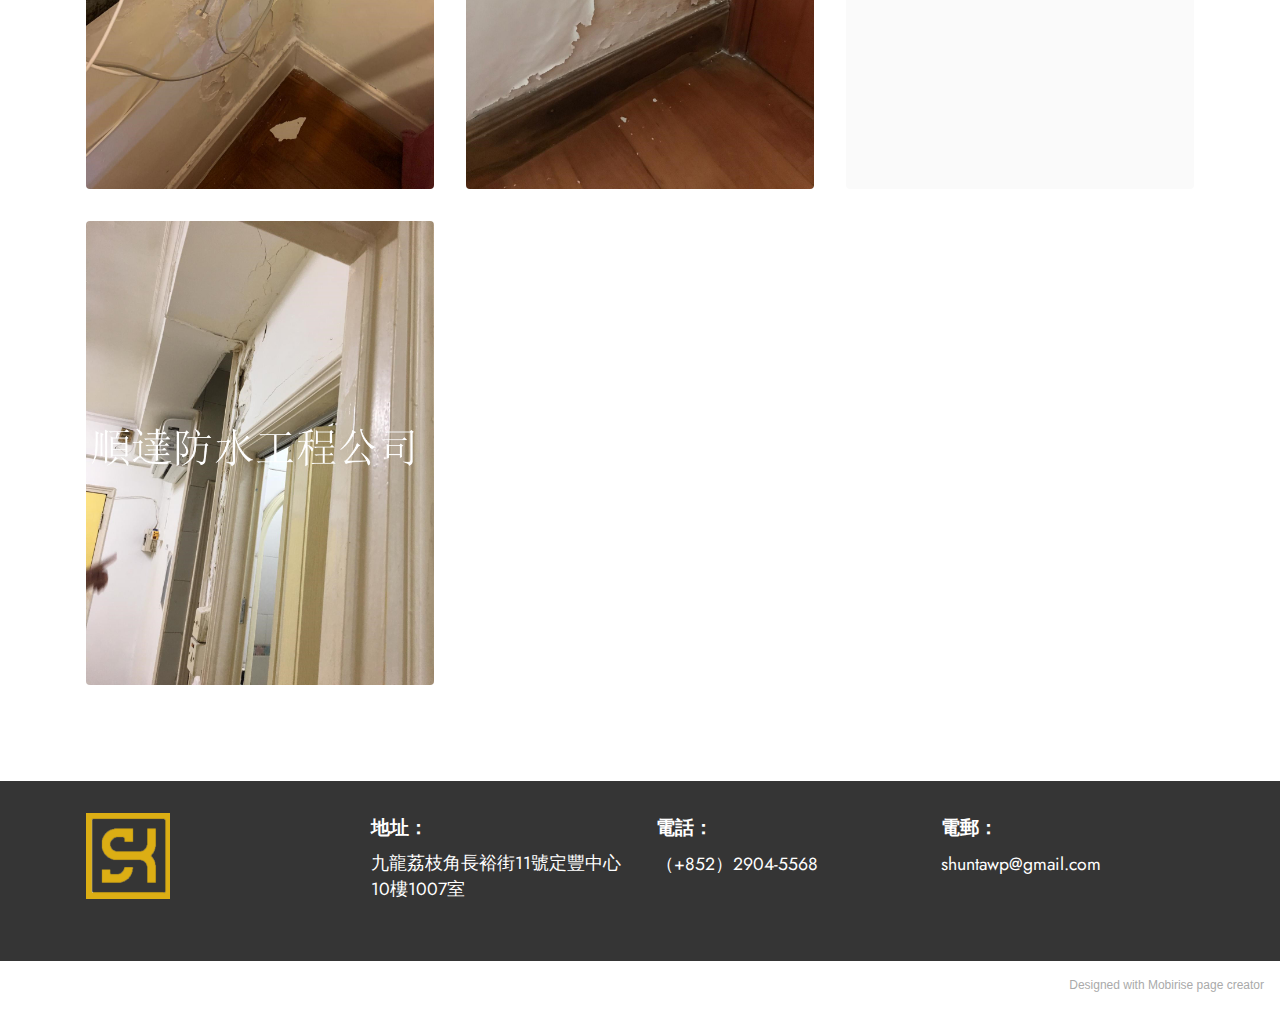
<file: page3.html>
<!DOCTYPE html>
<html  >
<head>
  <!-- Site made with Mobirise Website Builder v5.2.0, https://mobirise.com -->
  <meta charset="UTF-8">
  <meta http-equiv="X-UA-Compatible" content="IE=edge">
  <meta name="generator" content="Mobirise v5.2.0, mobirise.com">
  <meta name="viewport" content="width=device-width, initial-scale=1, minimum-scale=1">
  <link rel="shortcut icon" href="assets/images/7791-1-.jpg" type="image/x-icon">
  <meta name="description" content="">
  
  
  <title>防水打針</title>
  <link rel="stylesheet" href="assets/tether/tether.min.css">
  <link rel="stylesheet" href="assets/bootstrap/css/bootstrap.min.css">
  <link rel="stylesheet" href="assets/bootstrap/css/bootstrap-grid.min.css">
  <link rel="stylesheet" href="assets/bootstrap/css/bootstrap-reboot.min.css">
  <link rel="stylesheet" href="assets/dropdown/css/style.css">
  <link rel="stylesheet" href="assets/socicon/css/styles.css">
  <link rel="stylesheet" href="assets/theme/css/style.css">
  <link rel="preload" as="style" href="assets/mobirise/css/mbr-additional.css"><link rel="stylesheet" href="assets/mobirise/css/mbr-additional.css" type="text/css">
  
  
  
  
</head>
<body>
  
  <section class="menu menu2 cid-sol659fuxd" once="menu" id="menu2-o">
    
    <nav class="navbar navbar-dropdown navbar-fixed-top navbar-expand-lg">
        <div class="container">
            <div class="navbar-brand">
                <span class="navbar-logo">
                    <a href="https://mobiri.se">
                        <img src="assets/images/7791-1-.jpg" alt="Mobirise" style="height: 3rem;">
                    </a>
                </span>
                <span class="navbar-caption-wrap"><a class="navbar-caption text-black text-primary display-5" href="index.html">順達防水工程公司</a></span>
            </div>
            <button class="navbar-toggler" type="button" data-toggle="collapse" data-target="#navbarSupportedContent" aria-controls="navbarNavAltMarkup" aria-expanded="false" aria-label="Toggle navigation">
                <div class="hamburger">
                    <span></span>
                    <span></span>
                    <span></span>
                    <span></span>
                </div>
            </button>
            <div class="collapse navbar-collapse" id="navbarSupportedContent">
                <ul class="navbar-nav nav-dropdown" data-app-modern-menu="true"><li class="nav-item"><a class="nav-link link text-black text-primary display-4" href="index.html#features3-g" aria-expanded="true">
                            工程介紹</a></li><li class="nav-item dropdown"><a class="nav-link link text-black dropdown-toggle display-4" href="#" data-toggle="dropdown-submenu" aria-expanded="false">
                            工程案列</a><div class="dropdown-menu"><a class="text-black dropdown-item text-primary display-4" href="page2.html" aria-expanded="false">洗手間工程</a><a class="text-black dropdown-item text-primary display-4" href="page1.html" aria-expanded="false">天台工程</a><a class="text-black dropdown-item text-primary display-4" href="page4.html" aria-expanded="false">外墻工程</a><a class="text-black dropdown-item text-primary display-4" href="page3.html" aria-expanded="false">防水打針</a><a class="text-black dropdown-item text-primary display-4" href="page5.html" aria-expanded="false">專業防漏檢測</a><a class="text-black dropdown-item text-primary display-4" href="page6.html" aria-expanded="false">石屎維修工程</a></div></li>
                    <li class="nav-item"><a class="nav-link link text-black text-primary display-4" href="page7.html" target="_blank">
                            工程記錄</a></li><li class="nav-item"><a class="nav-link link text-black text-primary display-4" href="page8.html">滲漏資訊</a></li></ul>
                
                <div class="navbar-buttons mbr-section-btn"><a class="btn btn-primary display-4" href="index.html#contacts2-1h">
                        聯絡我們</a></div>
            </div>
        </div>
    </nav>
</section>

<section class="gallery1 cid-soN5NwJkpm" id="gallery1-19">
    
    
    <div class="container">
        
        <div class="row mt-4">
            
            
            
            <div class="item features-image сol-12 col-md-6 col-lg-4">
                <div class="item-wrapper">
                    <div class="item-img">
                        <img src="assets/images/713dc349-f14f-44c6-849b-56677c53283f.jpg" alt="" title="">
                    </div>
                    
                    
                </div>
            </div><div class="item features-image сol-12 col-md-6 col-lg-4">
                <div class="item-wrapper">
                    <div class="item-img">
                        <img src="assets/images/a1632013-2572-4213-a4d6-6bed6607e750.jpg" alt="" title="">
                    </div>
                    
                    
                </div>
            </div><div class="item features-image сol-12 col-md-6 col-lg-4">
                <div class="item-wrapper">
                    <div class="item-img">
                        <img src="assets/images/bf49bff8-ac31-4449-9970-b0d6d3b3d87e.jpg" alt="" title="">
                    </div>
                    
                    
                </div>
            </div><div class="item features-image сol-12 col-md-6 col-lg-4">
                <div class="item-wrapper">
                    <div class="item-img">
                        <img src="assets/images/c39c22e2-308f-4ba8-b305-3f130e5e6b0e.jpg" alt="" title="">
                    </div>
                    
                    
                </div>
            </div><div class="item features-image сol-12 col-md-6 col-lg-4">
                <div class="item-wrapper">
                    <div class="item-img">
                        <img src="assets/images/wechat-2021020622381110.jpg" alt="" title="">
                    </div>
                    
                    
                </div>
            </div><div class="item features-image сol-12 col-md-6 col-lg-4">
                <div class="item-wrapper">
                    <div class="item-img">
                        <img src="assets/images/wechat-2021020622381111.jpg" alt="" title="">
                    </div>
                    
                    
                </div>
            </div><div class="item features-image сol-12 col-md-6 col-lg-4">
                <div class="item-wrapper">
                    <div class="item-img">
                        <img src="assets/images/wechat-2021020622381113.jpg" alt="" title="">
                    </div>
                    
                    
                </div>
            </div><div class="item features-image сol-12 col-md-6 col-lg-4">
                <div class="item-wrapper">
                    <div class="item-img">
                        <img src="assets/images/wechat-2021020622381114.jpg" alt="" title="">
                    </div>
                    
                    
                </div>
            </div><div class="item features-image сol-12 col-md-6 col-lg-4">
                <div class="item-wrapper">
                    <div class="item-img">
                        <img src="assets/images/wechat-2021020622381120.jpg" alt="" title="">
                    </div>
                    
                    
                </div>
            </div><div class="item features-image сol-12 col-md-6 col-lg-4">
                <div class="item-wrapper">
                    <div class="item-img">
                        <img src="assets/images/wechat-2021020622381121.jpg" alt="" title="">
                    </div>
                    
                    
                </div>
            </div><div class="item features-image сol-12 col-md-6 col-lg-4">
                <div class="item-wrapper">
                    <div class="item-img">
                        <img src="assets/images/wechat-2021020622381128.jpg" alt="" title="">
                    </div>
                    
                    
                </div>
            </div><div class="item features-image сol-12 col-md-6 col-lg-4">
                <div class="item-wrapper">
                    <div class="item-img">
                        <img src="assets/images/wechat-2021020622381152.jpg" alt="" title="" data-slide-to="11">
                    </div>
                    
                    
                </div>
            </div><div class="item features-image сol-12 col-md-6 col-lg-4">
                <div class="item-wrapper">
                    <div class="item-img">
                        <img src="assets/images/wechat-2021020622381142.jpg" alt="" title="" data-slide-to="12">
                    </div>
                    
                    
                </div>
            </div>
        </div>
    </div>
</section>

<section class="footer4 cid-soNlcq9XwM" once="footers" id="footer4-1k">

    
    
    <div class="container">
        <div class="row mbr-white">
            <div class="col-6 col-lg-3">
                <div class="media-wrap col-md-4 col-12">
                    <a href="https://mobiri.se/">
                        <img src="assets/images/logo-1.png" alt="Mobirise">
                    </a>
                </div>
            </div>
            <div class="col-12 col-md-6 col-lg-3">
                <h5 class="mbr-section-subtitle mbr-fonts-style mb-2 display-7"><strong>地址：</strong></h5>
                <p class="mbr-text mbr-fonts-style mb-4 display-4">九龍荔枝角長裕街11號定豐中心10樓1007室<br><br></p>
                
                
            </div>
            <div class="col-12 col-md-6 col-lg-3">
                <h5 class="mbr-section-subtitle mbr-fonts-style mb-2 display-7">
                    <strong>電話：</strong></h5>
                <ul class="list mbr-fonts-style display-4">
                    <li class="mbr-text item-wrap">（+852）2904-5568</li>
                </ul>
            </div>
            <div class="col-12 col-md-6 col-lg-3">
                <h5 class="mbr-section-subtitle mbr-fonts-style mb-2 display-7"><strong>電郵：</strong></h5>
                <ul class="list mbr-fonts-style display-4">
                    <li class="mbr-text item-wrap">shuntawp@gmail.com</li>
                </ul>
            </div>
            
        </div>
    </div>
</section><section style="background-color: #fff; font-family: -apple-system, BlinkMacSystemFont, 'Segoe UI', 'Roboto', 'Helvetica Neue', Arial, sans-serif; color:#aaa; font-size:12px; padding: 0; align-items: center; display: flex;"><a href="https://mobirise.site/o" style="flex: 1 1; height: 3rem; padding-left: 1rem;"></a><p style="flex: 0 0 auto; margin:0; padding-right:1rem;">Designed with Mobirise <a href="https://mobirise.site/j" style="color:#aaa;">page</a> creator</p></section><script src="assets/web/assets/jquery/jquery.min.js"></script>  <script src="assets/popper/popper.min.js"></script>  <script src="assets/tether/tether.min.js"></script>  <script src="assets/bootstrap/js/bootstrap.min.js"></script>  <script src="assets/smoothscroll/smooth-scroll.js"></script>  <script src="assets/dropdown/js/nav-dropdown.js"></script>  <script src="assets/dropdown/js/navbar-dropdown.js"></script>  <script src="assets/touchswipe/jquery.touch-swipe.min.js"></script>  <script src="assets/theme/js/script.js"></script>  
  
  
</body>
</html>
</file>
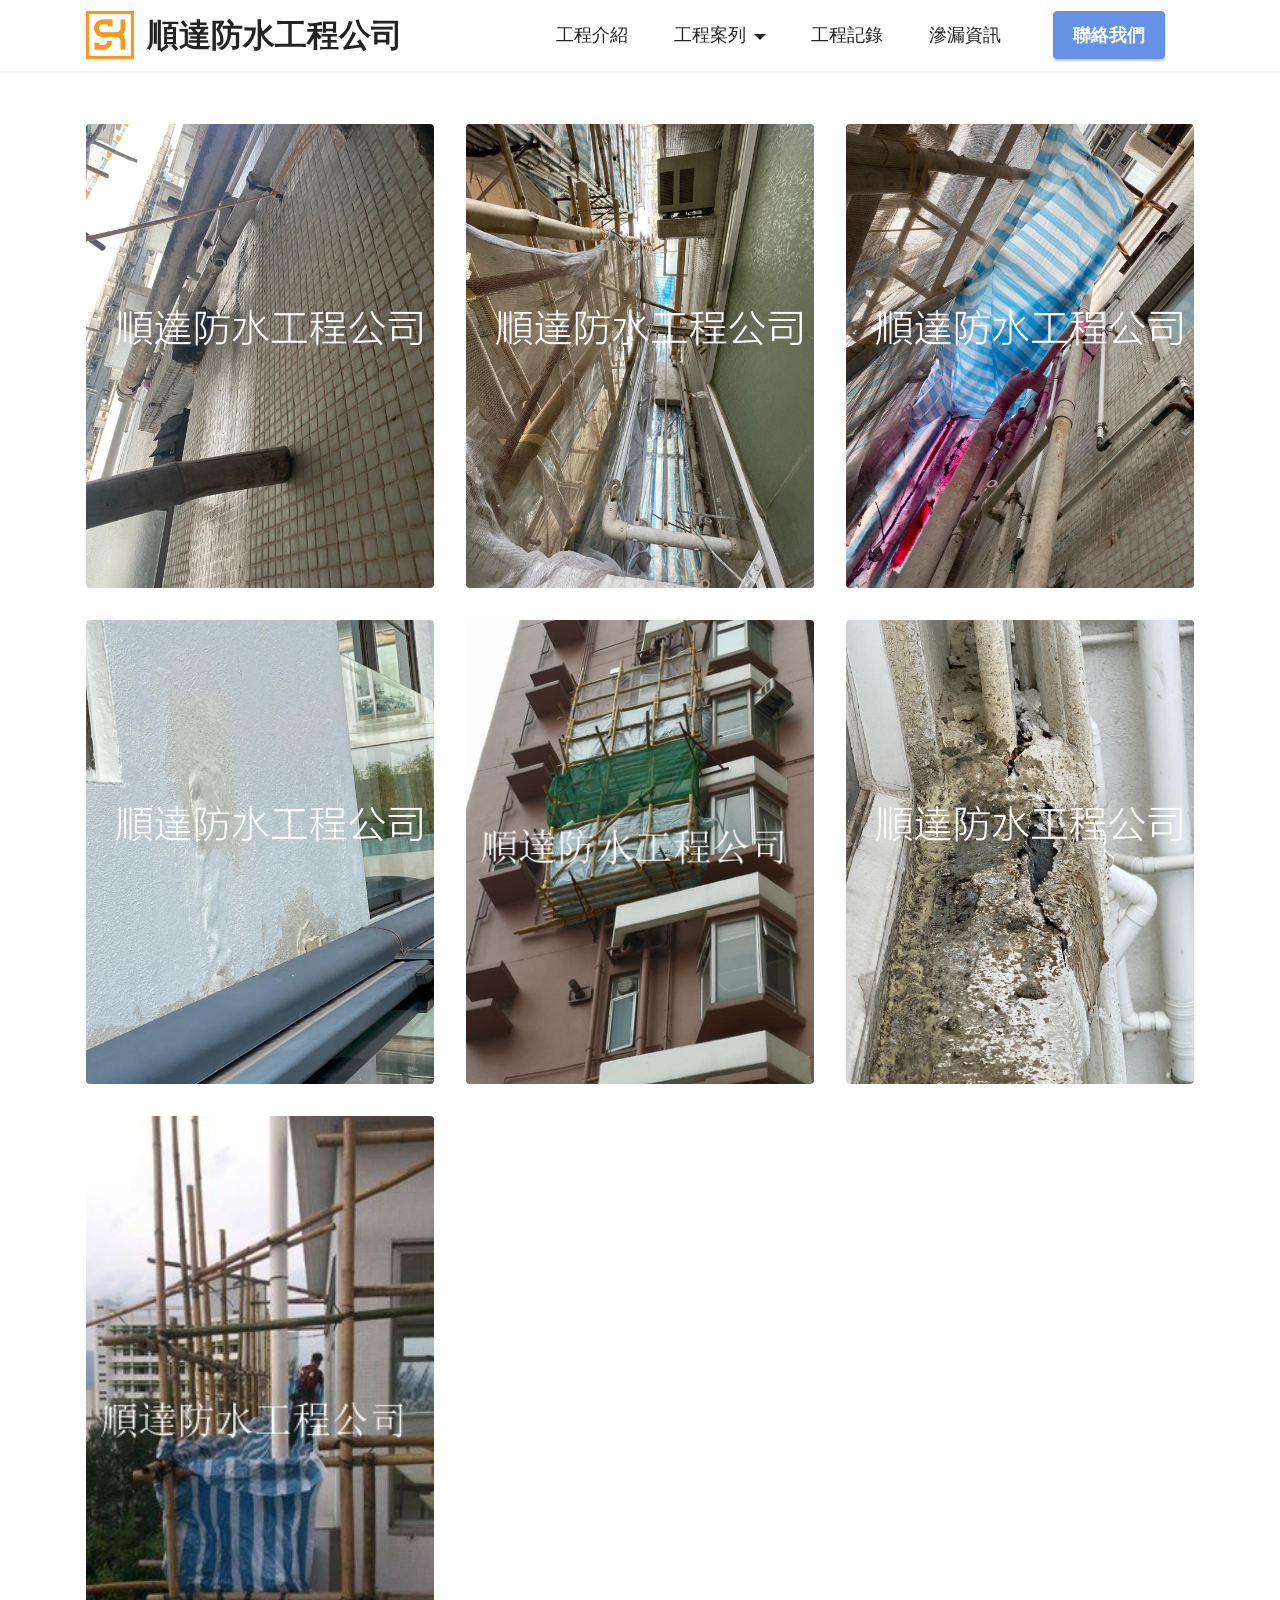
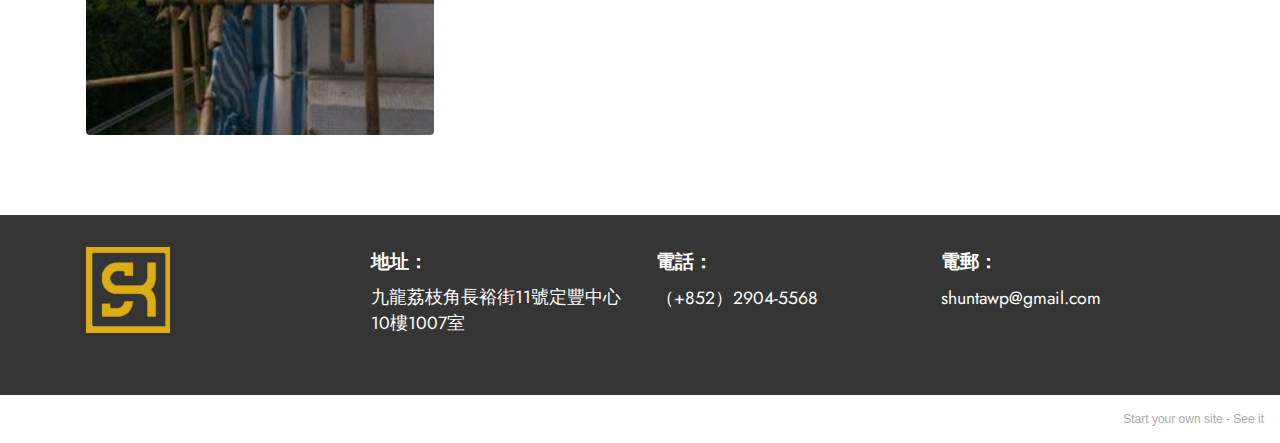
<file: page4.html>
<!DOCTYPE html>
<html  >
<head>
  <!-- Site made with Mobirise Website Builder v5.2.0, https://mobirise.com -->
  <meta charset="UTF-8">
  <meta http-equiv="X-UA-Compatible" content="IE=edge">
  <meta name="generator" content="Mobirise v5.2.0, mobirise.com">
  <meta name="viewport" content="width=device-width, initial-scale=1, minimum-scale=1">
  <link rel="shortcut icon" href="assets/images/7791-1-.jpg" type="image/x-icon">
  <meta name="description" content="">
  
  
  <title>外墻工程</title>
  <link rel="stylesheet" href="assets/tether/tether.min.css">
  <link rel="stylesheet" href="assets/bootstrap/css/bootstrap.min.css">
  <link rel="stylesheet" href="assets/bootstrap/css/bootstrap-grid.min.css">
  <link rel="stylesheet" href="assets/bootstrap/css/bootstrap-reboot.min.css">
  <link rel="stylesheet" href="assets/dropdown/css/style.css">
  <link rel="stylesheet" href="assets/socicon/css/styles.css">
  <link rel="stylesheet" href="assets/theme/css/style.css">
  <link rel="preload" as="style" href="assets/mobirise/css/mbr-additional.css"><link rel="stylesheet" href="assets/mobirise/css/mbr-additional.css" type="text/css">
  
  
  
  
</head>
<body>
  
  <section class="menu menu2 cid-soMR2sk4FQ" once="menu" id="menu2-q">
    
    <nav class="navbar navbar-dropdown navbar-fixed-top navbar-expand-lg">
        <div class="container">
            <div class="navbar-brand">
                <span class="navbar-logo">
                    <a href="https://mobiri.se">
                        <img src="assets/images/7791-1-.jpg" alt="Mobirise" style="height: 3rem;">
                    </a>
                </span>
                <span class="navbar-caption-wrap"><a class="navbar-caption text-black text-primary display-5" href="index.html">順達防水工程公司</a></span>
            </div>
            <button class="navbar-toggler" type="button" data-toggle="collapse" data-target="#navbarSupportedContent" aria-controls="navbarNavAltMarkup" aria-expanded="false" aria-label="Toggle navigation">
                <div class="hamburger">
                    <span></span>
                    <span></span>
                    <span></span>
                    <span></span>
                </div>
            </button>
            <div class="collapse navbar-collapse" id="navbarSupportedContent">
                <ul class="navbar-nav nav-dropdown" data-app-modern-menu="true"><li class="nav-item"><a class="nav-link link text-black text-primary display-4" href="index.html#features3-g" aria-expanded="true">
                            工程介紹</a></li><li class="nav-item dropdown"><a class="nav-link link text-black dropdown-toggle display-4" href="#" data-toggle="dropdown-submenu" aria-expanded="false">
                            工程案列</a><div class="dropdown-menu"><a class="text-black dropdown-item text-primary display-4" href="page2.html" aria-expanded="false">洗手間工程</a><a class="text-black dropdown-item text-primary display-4" href="page1.html" aria-expanded="false">天台工程</a><a class="text-black dropdown-item text-primary display-4" href="page4.html" aria-expanded="false">外墻工程</a><a class="text-black dropdown-item text-primary display-4" href="page3.html" aria-expanded="false">防水打針</a><a class="text-black dropdown-item text-primary display-4" href="page5.html" aria-expanded="false">專業防漏檢測</a><a class="text-black dropdown-item text-primary display-4" href="page6.html" aria-expanded="false">石屎維修工程</a></div></li>
                    <li class="nav-item"><a class="nav-link link text-black text-primary display-4" href="page7.html" target="_blank">
                            工程記錄</a></li><li class="nav-item"><a class="nav-link link text-black text-primary display-4" href="page8.html">滲漏資訊</a></li></ul>
                
                <div class="navbar-buttons mbr-section-btn"><a class="btn btn-primary display-4" href="index.html#contacts2-1h">
                        聯絡我們</a></div>
            </div>
        </div>
    </nav>
</section>

<section class="gallery1 cid-soN36FmRhT" id="gallery1-18">
    
    
    <div class="container">
        
        <div class="row mt-4">
            <div class="item features-image сol-12 col-md-6 col-lg-4">
                <div class="item-wrapper">
                    <div class="item-img">
                        <img src="assets/images/wechat-20210206224940.jpg">
                    </div>
                    
                    
                </div>
            </div><div class="item features-image сol-12 col-md-6 col-lg-4">
                <div class="item-wrapper">
                    <div class="item-img">
                        <img src="assets/images/wechat-20210206225018.jpg">
                    </div>
                    
                    
                </div>
            </div><div class="item features-image сol-12 col-md-6 col-lg-4">
                <div class="item-wrapper">
                    <div class="item-img">
                        <img src="assets/images/wechat-2021020622381137.jpg" data-slide-to="2">
                    </div>
                    
                    
                </div>
            </div><div class="item features-image сol-12 col-md-6 col-lg-4">
                <div class="item-wrapper">
                    <div class="item-img">
                        <img src="assets/images/wechat-2021020622381112.jpg" data-slide-to="3">
                    </div>
                    
                    
                </div>
            </div><div class="item features-image сol-12 col-md-6 col-lg-4">
                <div class="item-wrapper">
                    <div class="item-img">
                        <img src="assets/images/55919117-421511431751356-1489374927449489408-n.jpg" data-slide-to="4">
                    </div>
                    
                    
                </div>
            </div><div class="item features-image сol-12 col-md-6 col-lg-4">
                <div class="item-wrapper">
                    <div class="item-img">
                        <img src="assets/images/wechat-2021020622381116.jpg" data-slide-to="5">
                    </div>
                    
                    
                </div>
            </div><div class="item features-image сol-12 col-md-6 col-lg-4">
                <div class="item-wrapper">
                    <div class="item-img">
                        <img src="assets/images/m-31e186b1-0761-44a8-8c2e-1575f22a767e.jpg" data-slide-to="6">
                    </div>
                    
                    
                </div>
            </div>
            
            
            
        </div>
    </div>
</section>

<section class="footer4 cid-soNlcq9XwM" once="footers" id="footer4-1k">

    
    
    <div class="container">
        <div class="row mbr-white">
            <div class="col-6 col-lg-3">
                <div class="media-wrap col-md-4 col-12">
                    <a href="https://mobiri.se/">
                        <img src="assets/images/logo-1.png" alt="Mobirise">
                    </a>
                </div>
            </div>
            <div class="col-12 col-md-6 col-lg-3">
                <h5 class="mbr-section-subtitle mbr-fonts-style mb-2 display-7"><strong>地址：</strong></h5>
                <p class="mbr-text mbr-fonts-style mb-4 display-4">九龍荔枝角長裕街11號定豐中心10樓1007室<br><br></p>
                
                
            </div>
            <div class="col-12 col-md-6 col-lg-3">
                <h5 class="mbr-section-subtitle mbr-fonts-style mb-2 display-7">
                    <strong>電話：</strong></h5>
                <ul class="list mbr-fonts-style display-4">
                    <li class="mbr-text item-wrap">（+852）2904-5568</li>
                </ul>
            </div>
            <div class="col-12 col-md-6 col-lg-3">
                <h5 class="mbr-section-subtitle mbr-fonts-style mb-2 display-7"><strong>電郵：</strong></h5>
                <ul class="list mbr-fonts-style display-4">
                    <li class="mbr-text item-wrap">shuntawp@gmail.com</li>
                </ul>
            </div>
            
        </div>
    </div>
</section><section style="background-color: #fff; font-family: -apple-system, BlinkMacSystemFont, 'Segoe UI', 'Roboto', 'Helvetica Neue', Arial, sans-serif; color:#aaa; font-size:12px; padding: 0; align-items: center; display: flex;"><a href="https://mobirise.site/t" style="flex: 1 1; height: 3rem; padding-left: 1rem;"></a><p style="flex: 0 0 auto; margin:0; padding-right:1rem;">Start your own site - <a href="https://mobirise.site/w" style="color:#aaa;">See it</a></p></section><script src="assets/web/assets/jquery/jquery.min.js"></script>  <script src="assets/popper/popper.min.js"></script>  <script src="assets/tether/tether.min.js"></script>  <script src="assets/bootstrap/js/bootstrap.min.js"></script>  <script src="assets/smoothscroll/smooth-scroll.js"></script>  <script src="assets/dropdown/js/nav-dropdown.js"></script>  <script src="assets/dropdown/js/navbar-dropdown.js"></script>  <script src="assets/touchswipe/jquery.touch-swipe.min.js"></script>  <script src="assets/theme/js/script.js"></script>  
  
  
</body>
</html>
</file>
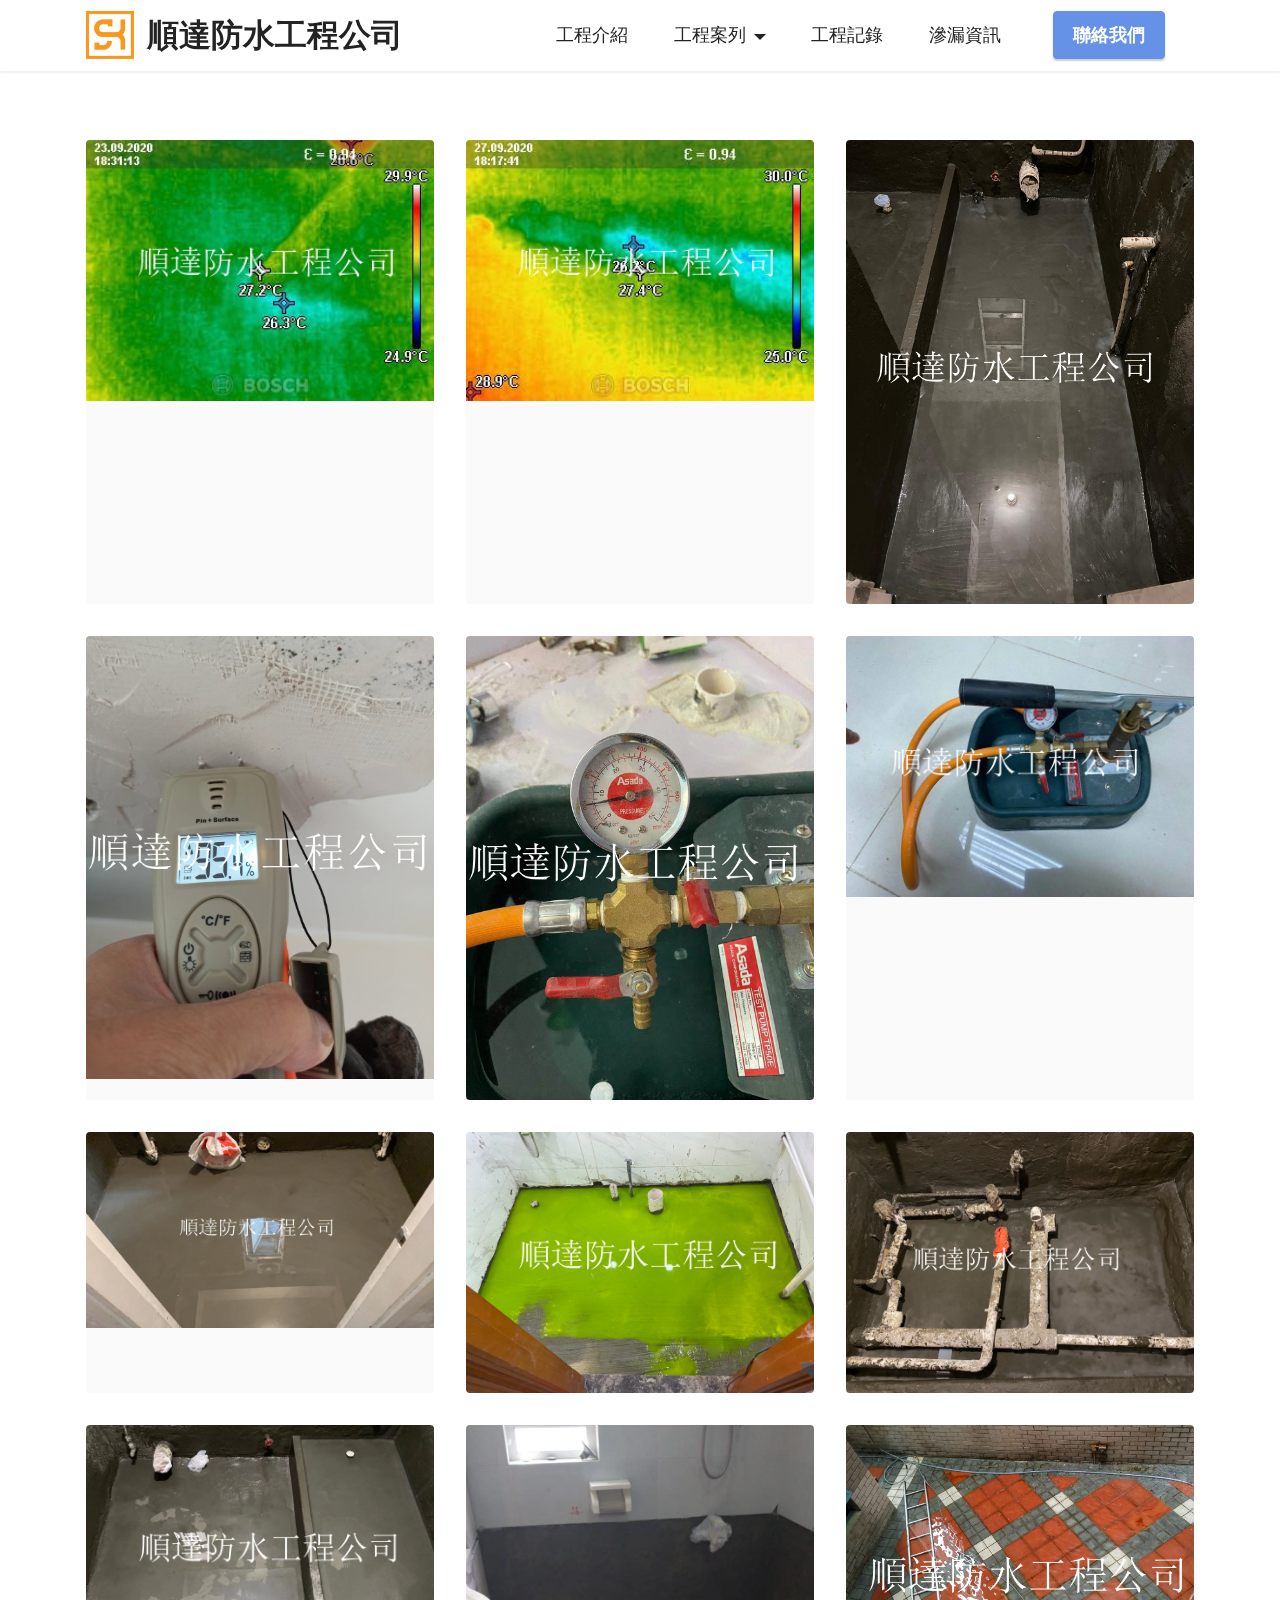
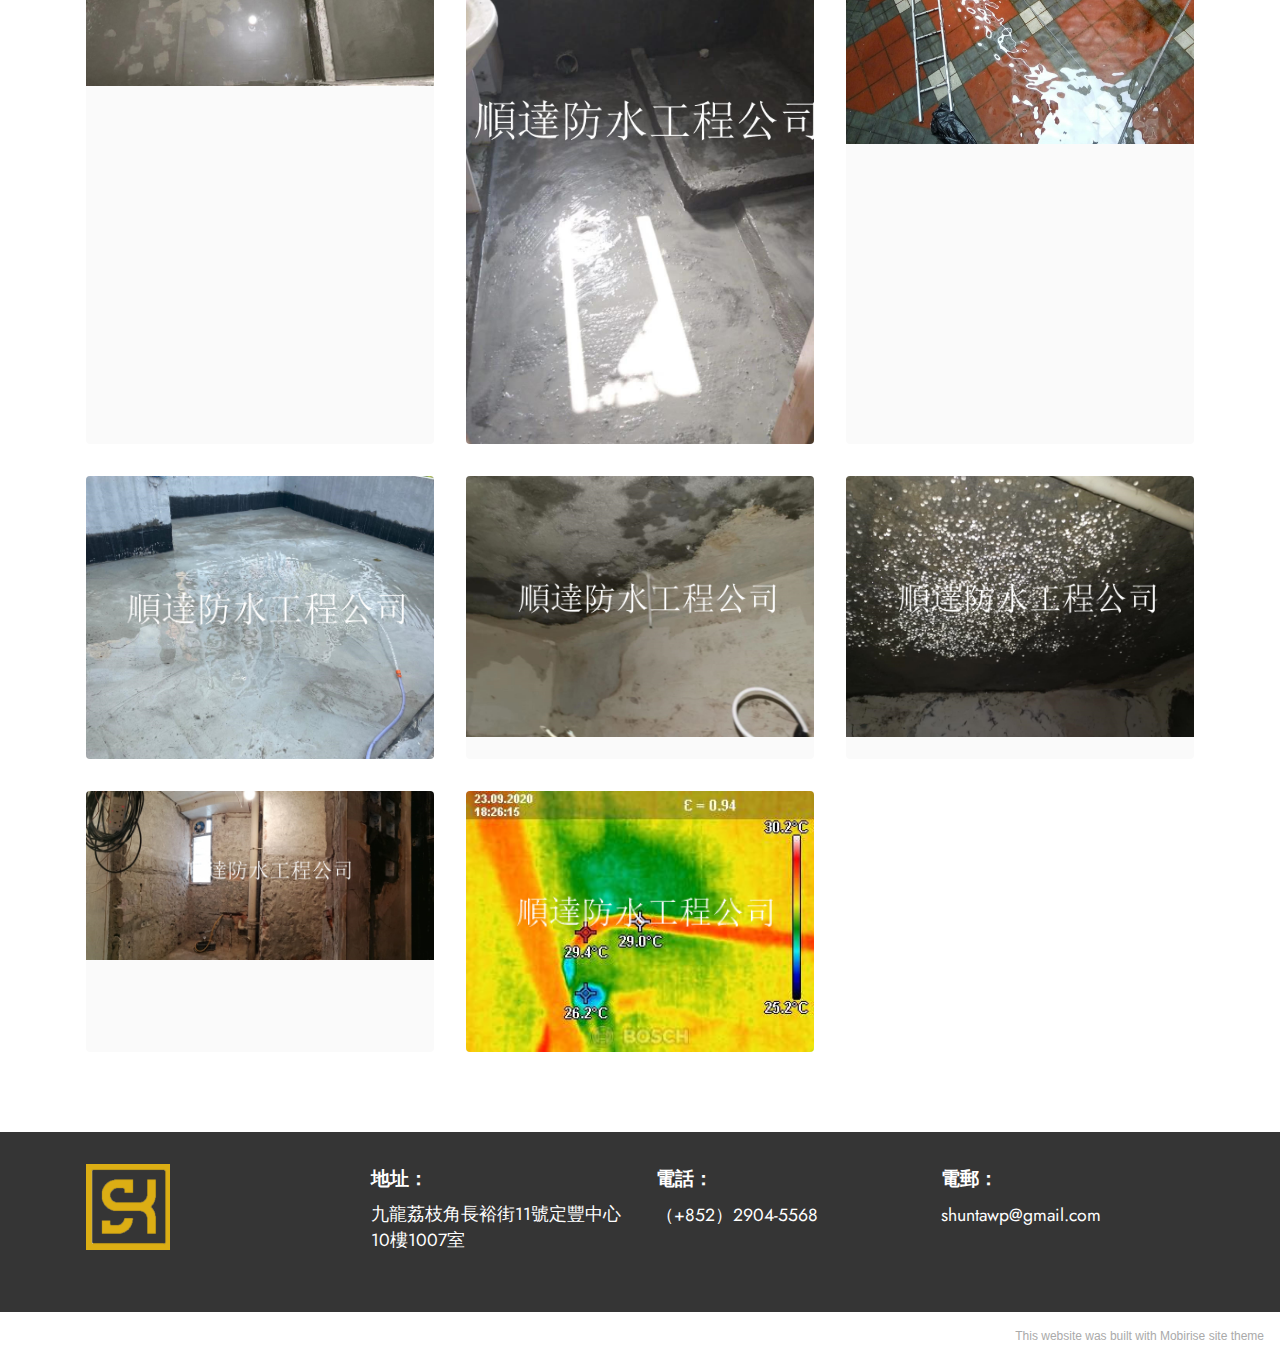
<file: page5.html>
<!DOCTYPE html>
<html  >
<head>
  <!-- Site made with Mobirise Website Builder v5.2.0, https://mobirise.com -->
  <meta charset="UTF-8">
  <meta http-equiv="X-UA-Compatible" content="IE=edge">
  <meta name="generator" content="Mobirise v5.2.0, mobirise.com">
  <meta name="viewport" content="width=device-width, initial-scale=1, minimum-scale=1">
  <link rel="shortcut icon" href="assets/images/7791-1-.jpg" type="image/x-icon">
  <meta name="description" content="">
  
  
  <title>專業防漏檢測</title>
  <link rel="stylesheet" href="assets/tether/tether.min.css">
  <link rel="stylesheet" href="assets/bootstrap/css/bootstrap.min.css">
  <link rel="stylesheet" href="assets/bootstrap/css/bootstrap-grid.min.css">
  <link rel="stylesheet" href="assets/bootstrap/css/bootstrap-reboot.min.css">
  <link rel="stylesheet" href="assets/dropdown/css/style.css">
  <link rel="stylesheet" href="assets/socicon/css/styles.css">
  <link rel="stylesheet" href="assets/theme/css/style.css">
  <link rel="preload" as="style" href="assets/mobirise/css/mbr-additional.css"><link rel="stylesheet" href="assets/mobirise/css/mbr-additional.css" type="text/css">
  
  
  
  
</head>
<body>
  
  <section class="menu menu2 cid-sol659fuxd" once="menu" id="menu2-s">
    
    <nav class="navbar navbar-dropdown navbar-fixed-top navbar-expand-lg">
        <div class="container">
            <div class="navbar-brand">
                <span class="navbar-logo">
                    <a href="https://mobiri.se">
                        <img src="assets/images/7791-1-.jpg" alt="Mobirise" style="height: 3rem;">
                    </a>
                </span>
                <span class="navbar-caption-wrap"><a class="navbar-caption text-black text-primary display-5" href="index.html">順達防水工程公司</a></span>
            </div>
            <button class="navbar-toggler" type="button" data-toggle="collapse" data-target="#navbarSupportedContent" aria-controls="navbarNavAltMarkup" aria-expanded="false" aria-label="Toggle navigation">
                <div class="hamburger">
                    <span></span>
                    <span></span>
                    <span></span>
                    <span></span>
                </div>
            </button>
            <div class="collapse navbar-collapse" id="navbarSupportedContent">
                <ul class="navbar-nav nav-dropdown" data-app-modern-menu="true"><li class="nav-item"><a class="nav-link link text-black text-primary display-4" href="index.html#features3-g" aria-expanded="true">
                            工程介紹</a></li><li class="nav-item dropdown"><a class="nav-link link text-black dropdown-toggle display-4" href="#" data-toggle="dropdown-submenu" aria-expanded="false">
                            工程案列</a><div class="dropdown-menu"><a class="text-black dropdown-item text-primary display-4" href="page2.html" aria-expanded="false">洗手間工程</a><a class="text-black dropdown-item text-primary display-4" href="page1.html" aria-expanded="false">天台工程</a><a class="text-black dropdown-item text-primary display-4" href="page4.html" aria-expanded="false">外墻工程</a><a class="text-black dropdown-item text-primary display-4" href="page3.html" aria-expanded="false">防水打針</a><a class="text-black dropdown-item text-primary display-4" href="page5.html" aria-expanded="false">專業防漏檢測</a><a class="text-black dropdown-item text-primary display-4" href="page6.html" aria-expanded="false">石屎維修工程</a></div></li>
                    <li class="nav-item"><a class="nav-link link text-black text-primary display-4" href="page7.html" target="_blank">
                            工程記錄</a></li><li class="nav-item"><a class="nav-link link text-black text-primary display-4" href="page8.html">滲漏資訊</a></li></ul>
                
                <div class="navbar-buttons mbr-section-btn"><a class="btn btn-primary display-4" href="index.html#contacts2-1h">
                        聯絡我們</a></div>
            </div>
        </div>
    </nav>
</section>

<section class="gallery1 cid-soN6qBqnhg" id="gallery1-1a">
    
    
    <div class="container">
        
        <div class="row mt-4">
            <div class="item features-image сol-12 col-md-6 col-lg-4">
                <div class="item-wrapper">
                    <div class="item-img">
                        <img src="assets/images/1-1.png">
                    </div>
                    
                    
                </div>
            </div><div class="item features-image сol-12 col-md-6 col-lg-4">
                <div class="item-wrapper">
                    <div class="item-img">
                        <img src="assets/images/23.png">
                    </div>
                    
                    
                </div>
            </div><div class="item features-image сol-12 col-md-6 col-lg-4">
                <div class="item-wrapper">
                    <div class="item-img">
                        <img src="assets/images/wechat-20210206223811.jpg">
                    </div>
                    
                    
                </div>
            </div><div class="item features-image сol-12 col-md-6 col-lg-4">
                <div class="item-wrapper">
                    <div class="item-img">
                        <img src="assets/images/img-20200923-130810-2000x2548.jpg">
                    </div>
                    
                    
                </div>
            </div><div class="item features-image сol-12 col-md-6 col-lg-4">
                <div class="item-wrapper">
                    <div class="item-img">
                        <img src="assets/images/wechat-20210212223911.jpg">
                    </div>
                    
                    
                </div>
            </div><div class="item features-image сol-12 col-md-6 col-lg-4">
                <div class="item-wrapper">
                    <div class="item-img">
                        <img src="assets/images/wechat-20210212223923.jpg">
                    </div>
                    
                    
                </div>
            </div><div class="item features-image сol-12 col-md-6 col-lg-4">
                <div class="item-wrapper">
                    <div class="item-img">
                        <img src="assets/images/wechat-20210206224930.jpg">
                    </div>
                    
                    
                </div>
            </div><div class="item features-image сol-12 col-md-6 col-lg-4">
                <div class="item-wrapper">
                    <div class="item-img">
                        <img src="assets/images/wechat-20210206225008.jpg">
                    </div>
                    
                    
                </div>
            </div><div class="item features-image сol-12 col-md-6 col-lg-4">
                <div class="item-wrapper">
                    <div class="item-img">
                        <img src="assets/images/wechat-20210206225013.jpg">
                    </div>
                    
                    
                </div>
            </div><div class="item features-image сol-12 col-md-6 col-lg-4">
                <div class="item-wrapper">
                    <div class="item-img">
                        <img src="assets/images/wechat-20210207230802.jpg">
                    </div>
                    
                    
                </div>
            </div><div class="item features-image сol-12 col-md-6 col-lg-4">
                <div class="item-wrapper">
                    <div class="item-img">
                        <img src="assets/images/wechat-2021020622381122.jpg">
                    </div>
                    
                    
                </div>
            </div><div class="item features-image сol-12 col-md-6 col-lg-4">
                <div class="item-wrapper">
                    <div class="item-img">
                        <img src="assets/images/wechat-2021020622381127.jpg">
                    </div>
                    
                    
                </div>
            </div><div class="item features-image сol-12 col-md-6 col-lg-4">
                <div class="item-wrapper">
                    <div class="item-img">
                        <img src="assets/images/wechat-2021020622381133.jpg">
                    </div>
                    
                    
                </div>
            </div><div class="item features-image сol-12 col-md-6 col-lg-4">
                <div class="item-wrapper">
                    <div class="item-img">
                        <img src="assets/images/wechat-2021020622381143.jpg">
                    </div>
                    
                    
                </div>
            </div><div class="item features-image сol-12 col-md-6 col-lg-4">
                <div class="item-wrapper">
                    <div class="item-img">
                        <img src="assets/images/wechat-2021020622381144.jpg">
                    </div>
                    
                    
                </div>
            </div><div class="item features-image сol-12 col-md-6 col-lg-4">
                <div class="item-wrapper">
                    <div class="item-img">
                        <img src="assets/images/wechat-2021020622381150.jpg">
                    </div>
                    
                    
                </div>
            </div><div class="item features-image сol-12 col-md-6 col-lg-4">
                <div class="item-wrapper">
                    <div class="item-img">
                        <img src="assets/images/0.png">
                    </div>
                    
                    
                </div>
            </div>
            
            
            
        </div>
    </div>
</section>

<section class="footer4 cid-soNlcq9XwM" once="footers" id="footer4-1k">

    
    
    <div class="container">
        <div class="row mbr-white">
            <div class="col-6 col-lg-3">
                <div class="media-wrap col-md-4 col-12">
                    <a href="https://mobiri.se/">
                        <img src="assets/images/logo-1.png" alt="Mobirise">
                    </a>
                </div>
            </div>
            <div class="col-12 col-md-6 col-lg-3">
                <h5 class="mbr-section-subtitle mbr-fonts-style mb-2 display-7"><strong>地址：</strong></h5>
                <p class="mbr-text mbr-fonts-style mb-4 display-4">九龍荔枝角長裕街11號定豐中心10樓1007室<br><br></p>
                
                
            </div>
            <div class="col-12 col-md-6 col-lg-3">
                <h5 class="mbr-section-subtitle mbr-fonts-style mb-2 display-7">
                    <strong>電話：</strong></h5>
                <ul class="list mbr-fonts-style display-4">
                    <li class="mbr-text item-wrap">（+852）2904-5568</li>
                </ul>
            </div>
            <div class="col-12 col-md-6 col-lg-3">
                <h5 class="mbr-section-subtitle mbr-fonts-style mb-2 display-7"><strong>電郵：</strong></h5>
                <ul class="list mbr-fonts-style display-4">
                    <li class="mbr-text item-wrap">shuntawp@gmail.com</li>
                </ul>
            </div>
            
        </div>
    </div>
</section><section style="background-color: #fff; font-family: -apple-system, BlinkMacSystemFont, 'Segoe UI', 'Roboto', 'Helvetica Neue', Arial, sans-serif; color:#aaa; font-size:12px; padding: 0; align-items: center; display: flex;"><a href="https://mobirise.site/z" style="flex: 1 1; height: 3rem; padding-left: 1rem;"></a><p style="flex: 0 0 auto; margin:0; padding-right:1rem;"><a href="https://mobirise.site/q" style="color:#aaa;">This website</a> was built with Mobirise site theme</p></section><script src="assets/web/assets/jquery/jquery.min.js"></script>  <script src="assets/popper/popper.min.js"></script>  <script src="assets/tether/tether.min.js"></script>  <script src="assets/bootstrap/js/bootstrap.min.js"></script>  <script src="assets/smoothscroll/smooth-scroll.js"></script>  <script src="assets/dropdown/js/nav-dropdown.js"></script>  <script src="assets/dropdown/js/navbar-dropdown.js"></script>  <script src="assets/touchswipe/jquery.touch-swipe.min.js"></script>  <script src="assets/theme/js/script.js"></script>  
  
  
</body>
</html>
</file>
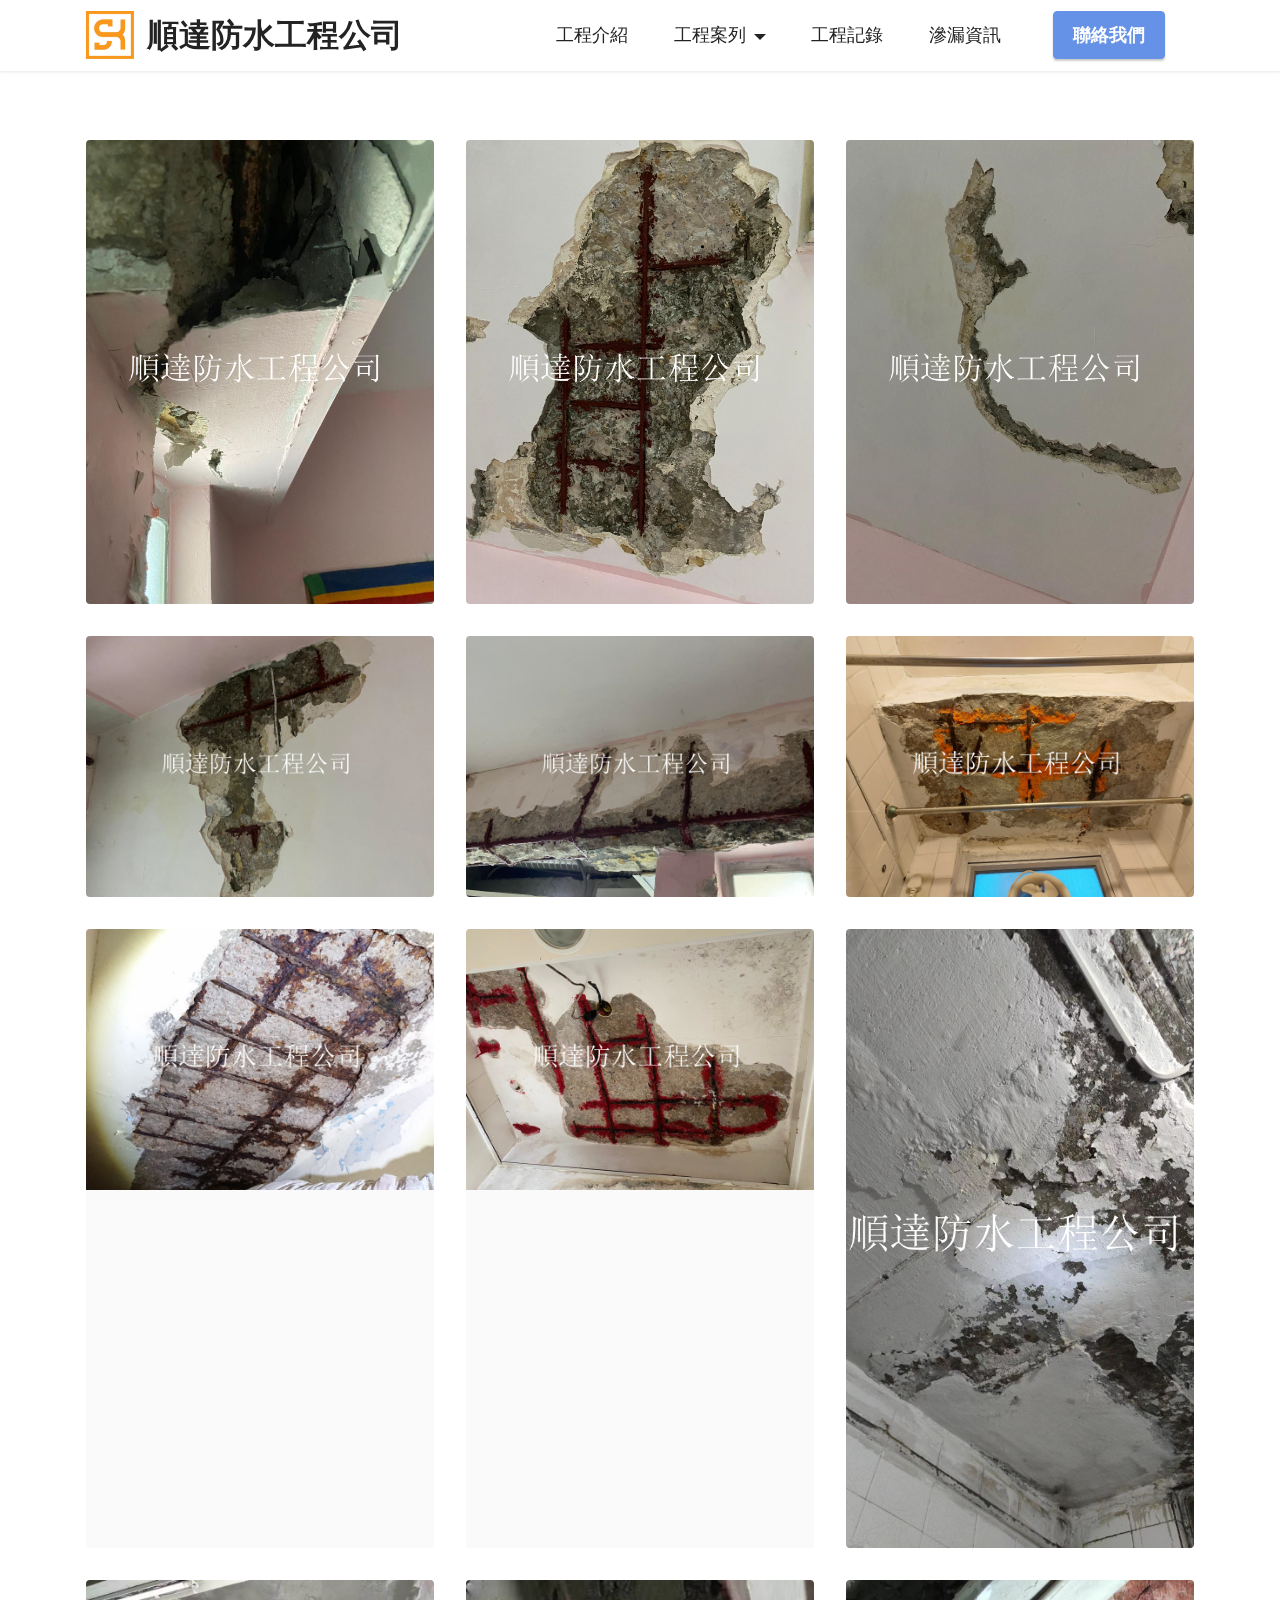
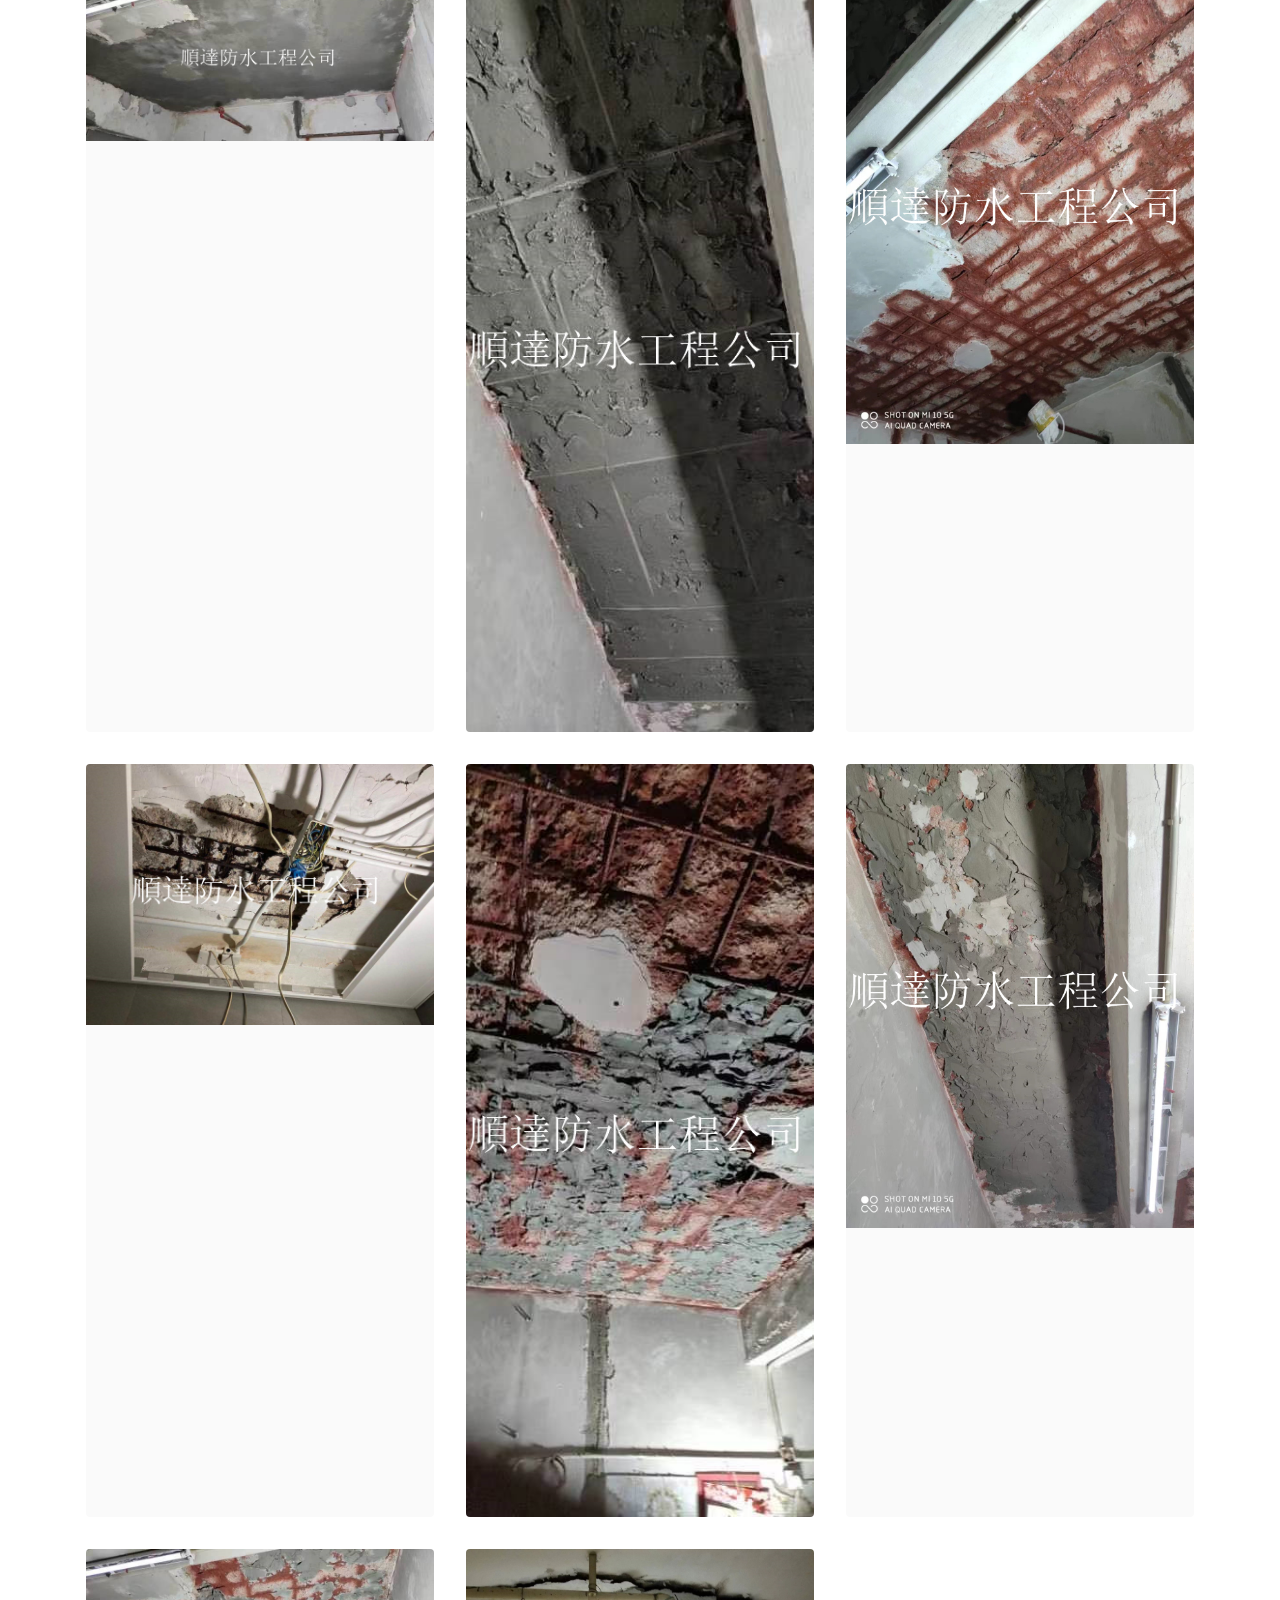
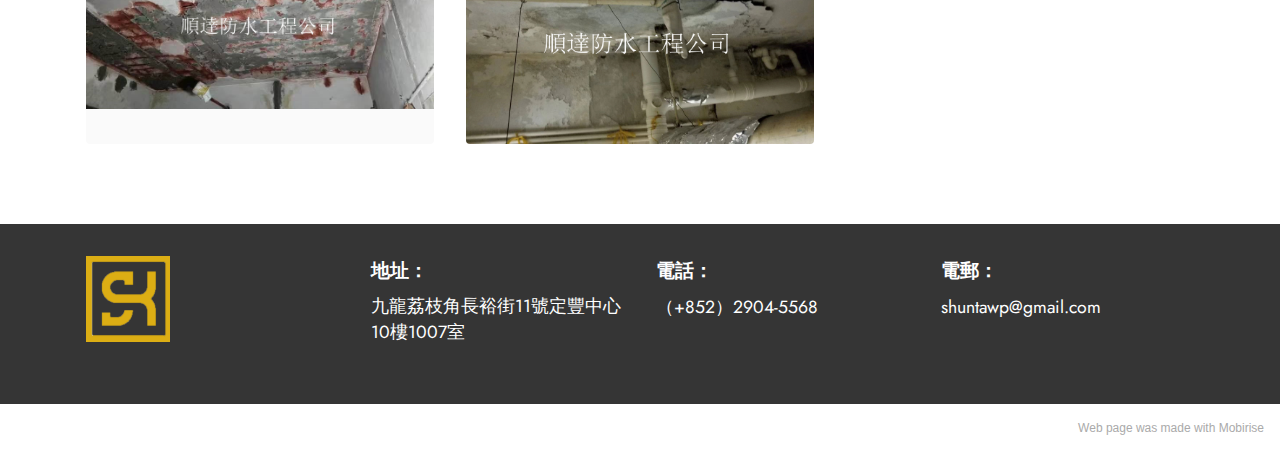
<file: page6.html>
<!DOCTYPE html>
<html  >
<head>
  <!-- Site made with Mobirise Website Builder v5.2.0, https://mobirise.com -->
  <meta charset="UTF-8">
  <meta http-equiv="X-UA-Compatible" content="IE=edge">
  <meta name="generator" content="Mobirise v5.2.0, mobirise.com">
  <meta name="viewport" content="width=device-width, initial-scale=1, minimum-scale=1">
  <link rel="shortcut icon" href="assets/images/7791-1-.jpg" type="image/x-icon">
  <meta name="description" content="">
  
  
  <title>石屎維修工程</title>
  <link rel="stylesheet" href="assets/tether/tether.min.css">
  <link rel="stylesheet" href="assets/bootstrap/css/bootstrap.min.css">
  <link rel="stylesheet" href="assets/bootstrap/css/bootstrap-grid.min.css">
  <link rel="stylesheet" href="assets/bootstrap/css/bootstrap-reboot.min.css">
  <link rel="stylesheet" href="assets/dropdown/css/style.css">
  <link rel="stylesheet" href="assets/socicon/css/styles.css">
  <link rel="stylesheet" href="assets/theme/css/style.css">
  <link rel="preload" as="style" href="assets/mobirise/css/mbr-additional.css"><link rel="stylesheet" href="assets/mobirise/css/mbr-additional.css" type="text/css">
  
  
  
  
</head>
<body>
  
  <section class="menu menu2 cid-sol659fuxd" once="menu" id="menu2-u">
    
    <nav class="navbar navbar-dropdown navbar-fixed-top navbar-expand-lg">
        <div class="container">
            <div class="navbar-brand">
                <span class="navbar-logo">
                    <a href="https://mobiri.se">
                        <img src="assets/images/7791-1-.jpg" alt="Mobirise" style="height: 3rem;">
                    </a>
                </span>
                <span class="navbar-caption-wrap"><a class="navbar-caption text-black text-primary display-5" href="index.html">順達防水工程公司</a></span>
            </div>
            <button class="navbar-toggler" type="button" data-toggle="collapse" data-target="#navbarSupportedContent" aria-controls="navbarNavAltMarkup" aria-expanded="false" aria-label="Toggle navigation">
                <div class="hamburger">
                    <span></span>
                    <span></span>
                    <span></span>
                    <span></span>
                </div>
            </button>
            <div class="collapse navbar-collapse" id="navbarSupportedContent">
                <ul class="navbar-nav nav-dropdown" data-app-modern-menu="true"><li class="nav-item"><a class="nav-link link text-black text-primary display-4" href="index.html#features3-g" aria-expanded="true">
                            工程介紹</a></li><li class="nav-item dropdown"><a class="nav-link link text-black dropdown-toggle display-4" href="#" data-toggle="dropdown-submenu" aria-expanded="false">
                            工程案列</a><div class="dropdown-menu"><a class="text-black dropdown-item text-primary display-4" href="page2.html" aria-expanded="false">洗手間工程</a><a class="text-black dropdown-item text-primary display-4" href="page1.html" aria-expanded="false">天台工程</a><a class="text-black dropdown-item text-primary display-4" href="page4.html" aria-expanded="false">外墻工程</a><a class="text-black dropdown-item text-primary display-4" href="page3.html" aria-expanded="false">防水打針</a><a class="text-black dropdown-item text-primary display-4" href="page5.html" aria-expanded="false">專業防漏檢測</a><a class="text-black dropdown-item text-primary display-4" href="page6.html" aria-expanded="false">石屎維修工程</a></div></li>
                    <li class="nav-item"><a class="nav-link link text-black text-primary display-4" href="page7.html" target="_blank">
                            工程記錄</a></li><li class="nav-item"><a class="nav-link link text-black text-primary display-4" href="page8.html">滲漏資訊</a></li></ul>
                
                <div class="navbar-buttons mbr-section-btn"><a class="btn btn-primary display-4" href="index.html#contacts2-1h">
                        聯絡我們</a></div>
            </div>
        </div>
    </nav>
</section>

<section class="gallery1 cid-soN7BTmQtC" id="gallery1-1b">
    
    
    <div class="container">
        
        <div class="row mt-4">
            
            
            
            <div class="item features-image сol-12 col-md-6 col-lg-4">
                <div class="item-wrapper">
                    <div class="item-img">
                        <img src="assets/images/wechat-202102062238113.jpg" alt="" title="">
                    </div>
                    
                    
                </div>
            </div><div class="item features-image сol-12 col-md-6 col-lg-4">
                <div class="item-wrapper">
                    <div class="item-img">
                        <img src="assets/images/wechat-202102062238114.jpg" alt="" title="">
                    </div>
                    
                    
                </div>
            </div><div class="item features-image сol-12 col-md-6 col-lg-4">
                <div class="item-wrapper">
                    <div class="item-img">
                        <img src="assets/images/wechat-202102062238115.jpg" alt="" title="">
                    </div>
                    
                    
                </div>
            </div><div class="item features-image сol-12 col-md-6 col-lg-4">
                <div class="item-wrapper">
                    <div class="item-img">
                        <img src="assets/images/wechat-202102062238116.jpg" alt="" title="">
                    </div>
                    
                    
                </div>
            </div><div class="item features-image сol-12 col-md-6 col-lg-4">
                <div class="item-wrapper">
                    <div class="item-img">
                        <img src="assets/images/wechat-202102062238117.jpg" alt="" title="">
                    </div>
                    
                    
                </div>
            </div><div class="item features-image сol-12 col-md-6 col-lg-4">
                <div class="item-wrapper">
                    <div class="item-img">
                        <img src="assets/images/wechat-202102062238119.jpg" alt="" title="">
                    </div>
                    
                    
                </div>
            </div><div class="item features-image сol-12 col-md-6 col-lg-4">
                <div class="item-wrapper">
                    <div class="item-img">
                        <img src="assets/images/wechat-2021020622381117.jpg" alt="" title="">
                    </div>
                    
                    
                </div>
            </div><div class="item features-image сol-12 col-md-6 col-lg-4">
                <div class="item-wrapper">
                    <div class="item-img">
                        <img src="assets/images/wechat-2021020622381138.jpg" alt="" title="">
                    </div>
                    
                    
                </div>
            </div><div class="item features-image сol-12 col-md-6 col-lg-4">
                <div class="item-wrapper">
                    <div class="item-img">
                        <img src="assets/images/wechat-20210212223927.jpg" alt="" title="">
                    </div>
                    
                    
                </div>
            </div><div class="item features-image сol-12 col-md-6 col-lg-4">
                <div class="item-wrapper">
                    <div class="item-img">
                        <img src="assets/images/wechat-20210212223929.jpg" alt="" title="">
                    </div>
                    
                    
                </div>
            </div><div class="item features-image сol-12 col-md-6 col-lg-4">
                <div class="item-wrapper">
                    <div class="item-img">
                        <img src="assets/images/wechat-20210212223930.jpg" alt="" title="">
                    </div>
                    
                    
                </div>
            </div><div class="item features-image сol-12 col-md-6 col-lg-4">
                <div class="item-wrapper">
                    <div class="item-img">
                        <img src="assets/images/wechat-20210212223932-.jpg" alt="" title="">
                    </div>
                    
                    
                </div>
            </div><div class="item features-image сol-12 col-md-6 col-lg-4">
                <div class="item-wrapper">
                    <div class="item-img">
                        <img src="assets/images/wechat-20210212223934.jpg" alt="" title="">
                    </div>
                    
                    
                </div>
            </div><div class="item features-image сol-12 col-md-6 col-lg-4">
                <div class="item-wrapper">
                    <div class="item-img">
                        <img src="assets/images/wechat-20210212223936.jpg" alt="" title="">
                    </div>
                    
                    
                </div>
            </div><div class="item features-image сol-12 col-md-6 col-lg-4">
                <div class="item-wrapper">
                    <div class="item-img">
                        <img src="assets/images/wechat-20210212223937.jpg" alt="" title="">
                    </div>
                    
                    
                </div>
            </div><div class="item features-image сol-12 col-md-6 col-lg-4">
                <div class="item-wrapper">
                    <div class="item-img">
                        <img src="assets/images/wechat-20210212224009.jpg" alt="" title="">
                    </div>
                    
                    
                </div>
            </div><div class="item features-image сol-12 col-md-6 col-lg-4">
                <div class="item-wrapper">
                    <div class="item-img">
                        <img src="assets/images/wechat-20210212224012.jpg" alt="" title="">
                    </div>
                    
                    
                </div>
            </div>
        </div>
    </div>
</section>

<section class="footer4 cid-soNlcq9XwM" once="footers" id="footer4-1k">

    
    
    <div class="container">
        <div class="row mbr-white">
            <div class="col-6 col-lg-3">
                <div class="media-wrap col-md-4 col-12">
                    <a href="https://mobiri.se/">
                        <img src="assets/images/logo-1.png" alt="Mobirise">
                    </a>
                </div>
            </div>
            <div class="col-12 col-md-6 col-lg-3">
                <h5 class="mbr-section-subtitle mbr-fonts-style mb-2 display-7"><strong>地址：</strong></h5>
                <p class="mbr-text mbr-fonts-style mb-4 display-4">九龍荔枝角長裕街11號定豐中心10樓1007室<br><br></p>
                
                
            </div>
            <div class="col-12 col-md-6 col-lg-3">
                <h5 class="mbr-section-subtitle mbr-fonts-style mb-2 display-7">
                    <strong>電話：</strong></h5>
                <ul class="list mbr-fonts-style display-4">
                    <li class="mbr-text item-wrap">（+852）2904-5568</li>
                </ul>
            </div>
            <div class="col-12 col-md-6 col-lg-3">
                <h5 class="mbr-section-subtitle mbr-fonts-style mb-2 display-7"><strong>電郵：</strong></h5>
                <ul class="list mbr-fonts-style display-4">
                    <li class="mbr-text item-wrap">shuntawp@gmail.com</li>
                </ul>
            </div>
            
        </div>
    </div>
</section><section style="background-color: #fff; font-family: -apple-system, BlinkMacSystemFont, 'Segoe UI', 'Roboto', 'Helvetica Neue', Arial, sans-serif; color:#aaa; font-size:12px; padding: 0; align-items: center; display: flex;"><a href="https://mobirise.site/v" style="flex: 1 1; height: 3rem; padding-left: 1rem;"></a><p style="flex: 0 0 auto; margin:0; padding-right:1rem;">Web page <a href="https://mobirise.site/f" style="color:#aaa;">was made</a> with Mobirise</p></section><script src="assets/web/assets/jquery/jquery.min.js"></script>  <script src="assets/popper/popper.min.js"></script>  <script src="assets/tether/tether.min.js"></script>  <script src="assets/bootstrap/js/bootstrap.min.js"></script>  <script src="assets/smoothscroll/smooth-scroll.js"></script>  <script src="assets/dropdown/js/nav-dropdown.js"></script>  <script src="assets/dropdown/js/navbar-dropdown.js"></script>  <script src="assets/touchswipe/jquery.touch-swipe.min.js"></script>  <script src="assets/theme/js/script.js"></script>  
  
  
</body>
</html>
</file>
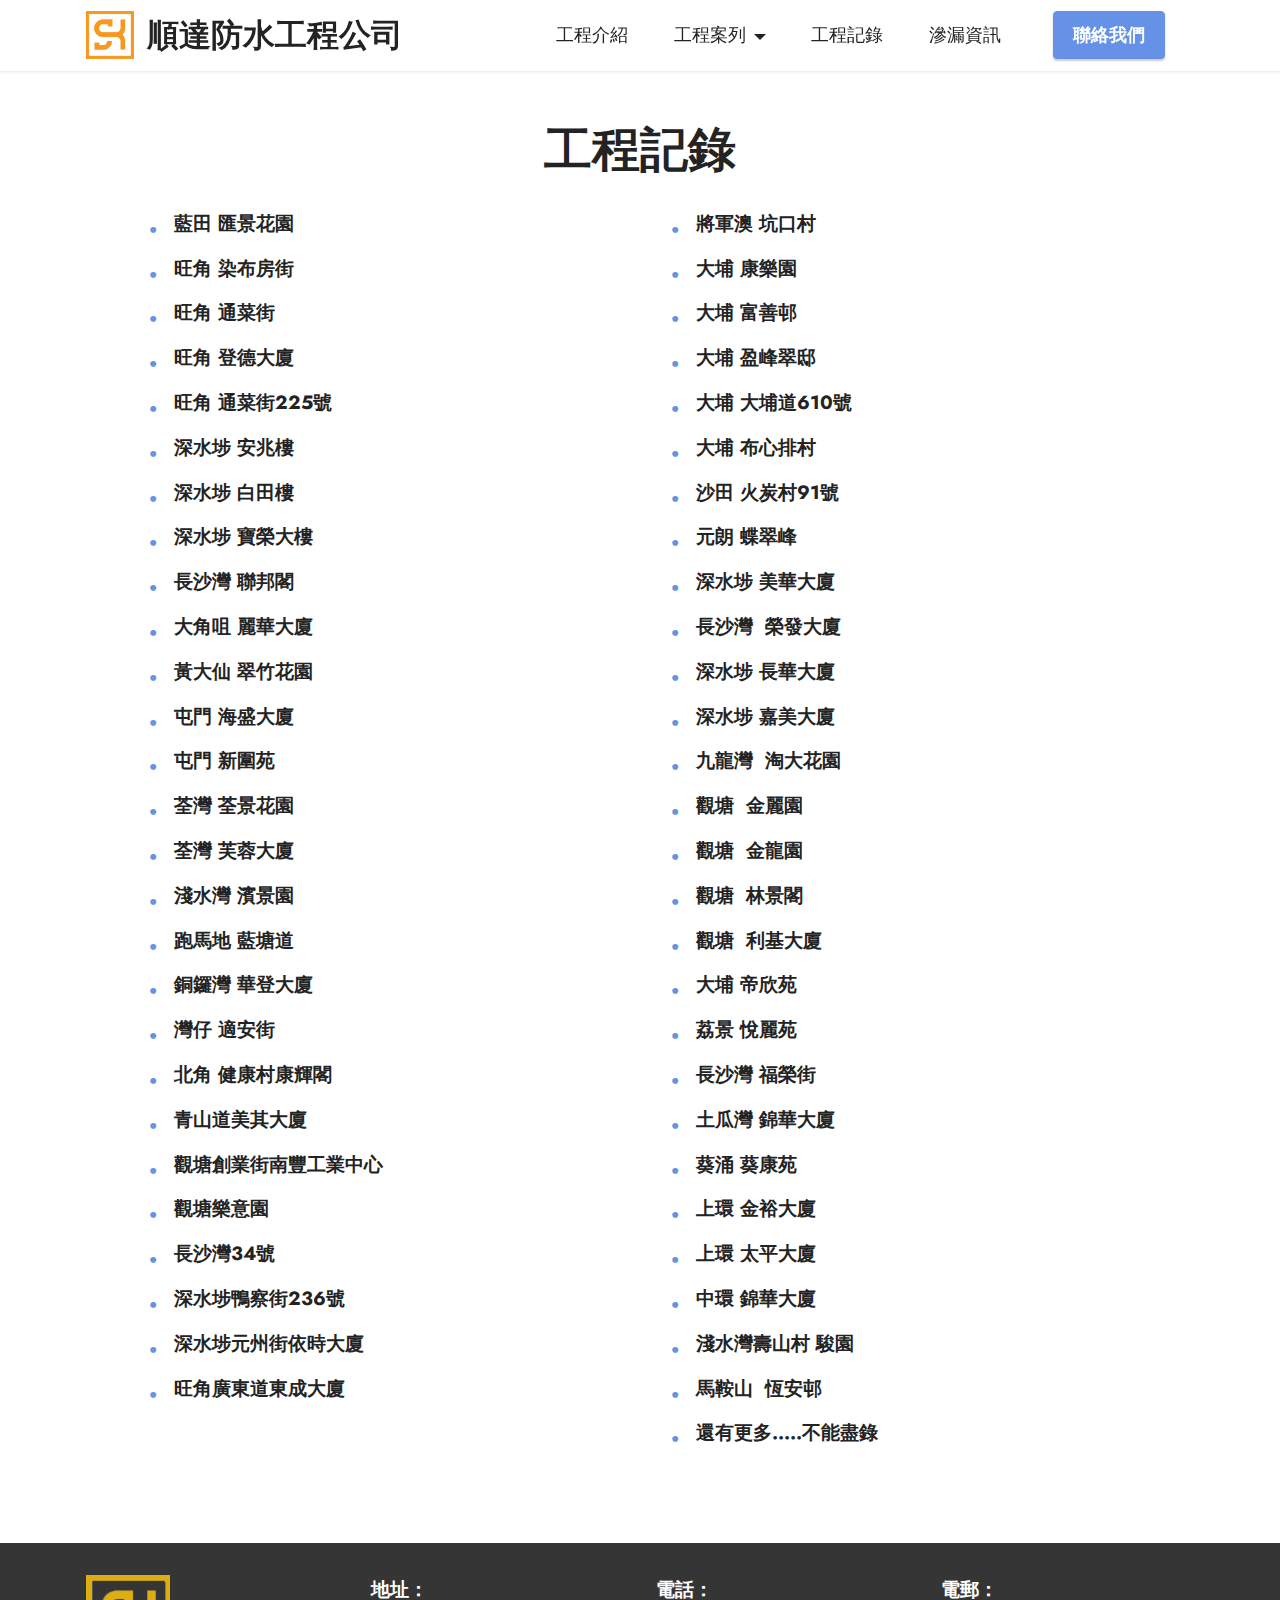
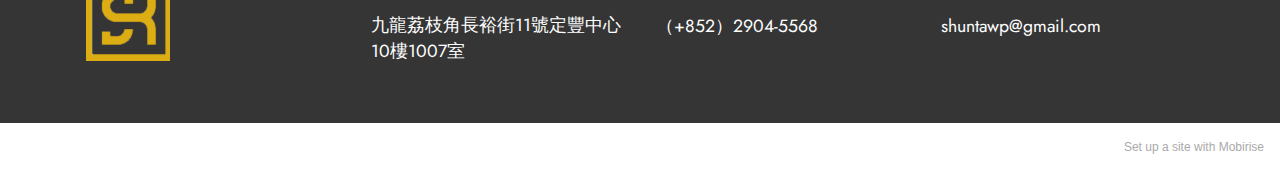
<file: page7.html>
<!DOCTYPE html>
<html  >
<head>
  <!-- Site made with Mobirise Website Builder v5.2.0, https://mobirise.com -->
  <meta charset="UTF-8">
  <meta http-equiv="X-UA-Compatible" content="IE=edge">
  <meta name="generator" content="Mobirise v5.2.0, mobirise.com">
  <meta name="viewport" content="width=device-width, initial-scale=1, minimum-scale=1">
  <link rel="shortcut icon" href="assets/images/7791-1-.jpg" type="image/x-icon">
  <meta name="description" content="">
  
  
  <title>工程記錄</title>
  <link rel="stylesheet" href="assets/tether/tether.min.css">
  <link rel="stylesheet" href="assets/bootstrap/css/bootstrap.min.css">
  <link rel="stylesheet" href="assets/bootstrap/css/bootstrap-grid.min.css">
  <link rel="stylesheet" href="assets/bootstrap/css/bootstrap-reboot.min.css">
  <link rel="stylesheet" href="assets/dropdown/css/style.css">
  <link rel="stylesheet" href="assets/socicon/css/styles.css">
  <link rel="stylesheet" href="assets/theme/css/style.css">
  <link rel="preload" as="style" href="assets/mobirise/css/mbr-additional.css"><link rel="stylesheet" href="assets/mobirise/css/mbr-additional.css" type="text/css">
  
  
  
  
</head>
<body>
  
  <section class="menu menu2 cid-sol659fuxd" once="menu" id="menu2-w">
    
    <nav class="navbar navbar-dropdown navbar-fixed-top navbar-expand-lg">
        <div class="container">
            <div class="navbar-brand">
                <span class="navbar-logo">
                    <a href="https://mobiri.se">
                        <img src="assets/images/7791-1-.jpg" alt="Mobirise" style="height: 3rem;">
                    </a>
                </span>
                <span class="navbar-caption-wrap"><a class="navbar-caption text-black text-primary display-5" href="index.html">順達防水工程公司</a></span>
            </div>
            <button class="navbar-toggler" type="button" data-toggle="collapse" data-target="#navbarSupportedContent" aria-controls="navbarNavAltMarkup" aria-expanded="false" aria-label="Toggle navigation">
                <div class="hamburger">
                    <span></span>
                    <span></span>
                    <span></span>
                    <span></span>
                </div>
            </button>
            <div class="collapse navbar-collapse" id="navbarSupportedContent">
                <ul class="navbar-nav nav-dropdown" data-app-modern-menu="true"><li class="nav-item"><a class="nav-link link text-black text-primary display-4" href="index.html#features3-g" aria-expanded="true">
                            工程介紹</a></li><li class="nav-item dropdown"><a class="nav-link link text-black dropdown-toggle display-4" href="#" data-toggle="dropdown-submenu" aria-expanded="false">
                            工程案列</a><div class="dropdown-menu"><a class="text-black dropdown-item text-primary display-4" href="page2.html" aria-expanded="false">洗手間工程</a><a class="text-black dropdown-item text-primary display-4" href="page1.html" aria-expanded="false">天台工程</a><a class="text-black dropdown-item text-primary display-4" href="page4.html" aria-expanded="false">外墻工程</a><a class="text-black dropdown-item text-primary display-4" href="page3.html" aria-expanded="false">防水打針</a><a class="text-black dropdown-item text-primary display-4" href="page5.html" aria-expanded="false">專業防漏檢測</a><a class="text-black dropdown-item text-primary display-4" href="page6.html" aria-expanded="false">石屎維修工程</a></div></li>
                    <li class="nav-item"><a class="nav-link link text-black text-primary display-4" href="page7.html" target="_blank">
                            工程記錄</a></li><li class="nav-item"><a class="nav-link link text-black text-primary display-4" href="page8.html">滲漏資訊</a></li></ul>
                
                <div class="navbar-buttons mbr-section-btn"><a class="btn btn-primary display-4" href="index.html#contacts2-1h">
                        聯絡我們</a></div>
            </div>
        </div>
    </nav>
</section>

<section class="content13 cid-soNa81ZWjS" id="content13-1d">
    
    
    <div class="container">
        <div class="row justify-content-center">
            <div class="col-md-12 col-lg-11">
                <h3 class="mbr-section-title mbr-fonts-style mb-4 display-2">
                    <strong>工程記錄</strong>
                </h3>
            </div>
        </div>
        <div class="row justify-content-center">
            <div class="col-md-12 col-lg-11">
                <div class="row justify-content-center">
                    <div class="col-12 col-lg-6">
                        <ul class="list mbr-fonts-style display-7">
                            <li><strong>藍田 匯景花園
</strong></li><li><strong>旺角 染布房街
</strong></li><li><strong>旺角 通菜街
</strong></li><li><strong>旺角 登德大廈
</strong></li><li><strong>旺角 通菜街225號
</strong></li><li><strong>深水埗 安兆樓
</strong></li><li><strong>深水埗 白田樓&nbsp;
</strong></li><li><strong>深水埗 寶榮大樓&nbsp;
</strong></li><li><strong>長沙灣  聯邦閣 </strong></li><li><strong>大角咀 麗華大廈
</strong></li><li><strong>黃大仙 翠竹花園
</strong></li><li><strong><span style="font-size: 1.2rem;"></span>屯門
  海盛大廈  
</strong></li><li><strong>屯門
  
新圍苑 
</strong></li><li><strong>荃灣
  荃景花園
</strong></li><li><strong>
荃灣  芙蓉大廈</strong></li><li><strong>淺水灣 濱景園
</strong></li><li><strong>跑馬地 藍塘道
</strong></li><li><strong>銅鑼灣 華登大廈
</strong></li><li><strong>灣仔 適安街
</strong></li><li><strong>北角 健康村康輝閣&nbsp;</strong></li><li><strong>青山道美其大廈
</strong></li><li><strong>觀塘創業街南豐工業中心
</strong></li><li><strong>觀塘樂意園
</strong></li><li><strong>長沙灣34號
</strong></li><li><strong>深水埗鴨察街236號
</strong></li><li><strong>深水埗元州街依時大廈
</strong></li><li><strong>旺角廣東道東成大廈</strong></li>
                        </ul>
                    </div>
                    <div class="col-12 col-lg-6">
                        <ul class="list mbr-fonts-style display-7">
                            <li><strong>將軍澳 坑口村
</strong></li><li><strong>大埔 康樂園
</strong></li><li><strong>大埔 富善邨
</strong></li><li><strong>大埔 盈峰翠邸
</strong></li><li><strong>大埔 大埔道610號
</strong></li><li><strong>大埔 布心排村
</strong></li><li><strong>沙田 火炭村91號
</strong></li><li><strong>元朗 蝶翠峰
</strong></li><li><strong>深水埗 美華大廈&nbsp;</strong></li><li><strong>長沙灣&nbsp; 榮發大廈</strong></li><li><strong>深水埗 長華大廈</strong><strong></strong></li><li><strong>深水埗 嘉美大廈</strong></li><li><strong>九龍灣&nbsp; 淘大花園</strong></li><li><strong>觀塘&nbsp; 金麗園</strong></li><li><strong>
觀塘&nbsp;&nbsp;</strong><strong>金龍園&nbsp;</strong></li><li><strong>
觀塘&nbsp;&nbsp;</strong><strong>林景閣&nbsp;&nbsp;</strong></li><li><strong>觀塘&nbsp; 
</strong><strong>利基大廈&nbsp;&nbsp;</strong></li><li><strong>
大埔&nbsp;</strong><strong>帝欣苑&nbsp;</strong></li><li><strong>荔景 悅麗苑
</strong></li><li><strong>長沙灣 福榮街
</strong></li><li><strong>土瓜灣 錦華大廈
</strong></li><li><strong>葵涌 葵康苑 </strong></li><li><strong>上環 金裕大廈
</strong></li><li><strong>上環 太平大廈
</strong></li><li><strong>中環 錦華大廈
</strong></li><li><strong>淺水灣壽山村 駿園
</strong></li><li><strong>馬鞍山&nbsp; 
</strong><strong>恆安邨</strong></li><li><strong>還有更多.....不能盡錄</strong></li>
                        </ul>
                    </div>
                </div>
            </div>
        </div>
    </div>
</section>

<section class="footer4 cid-soNlcq9XwM" once="footers" id="footer4-1k">

    
    
    <div class="container">
        <div class="row mbr-white">
            <div class="col-6 col-lg-3">
                <div class="media-wrap col-md-4 col-12">
                    <a href="https://mobiri.se/">
                        <img src="assets/images/logo-1.png" alt="Mobirise">
                    </a>
                </div>
            </div>
            <div class="col-12 col-md-6 col-lg-3">
                <h5 class="mbr-section-subtitle mbr-fonts-style mb-2 display-7"><strong>地址：</strong></h5>
                <p class="mbr-text mbr-fonts-style mb-4 display-4">九龍荔枝角長裕街11號定豐中心10樓1007室<br><br></p>
                
                
            </div>
            <div class="col-12 col-md-6 col-lg-3">
                <h5 class="mbr-section-subtitle mbr-fonts-style mb-2 display-7">
                    <strong>電話：</strong></h5>
                <ul class="list mbr-fonts-style display-4">
                    <li class="mbr-text item-wrap">（+852）2904-5568</li>
                </ul>
            </div>
            <div class="col-12 col-md-6 col-lg-3">
                <h5 class="mbr-section-subtitle mbr-fonts-style mb-2 display-7"><strong>電郵：</strong></h5>
                <ul class="list mbr-fonts-style display-4">
                    <li class="mbr-text item-wrap">shuntawp@gmail.com</li>
                </ul>
            </div>
            
        </div>
    </div>
</section><section style="background-color: #fff; font-family: -apple-system, BlinkMacSystemFont, 'Segoe UI', 'Roboto', 'Helvetica Neue', Arial, sans-serif; color:#aaa; font-size:12px; padding: 0; align-items: center; display: flex;"><a href="https://mobirise.site/g" style="flex: 1 1; height: 3rem; padding-left: 1rem;"></a><p style="flex: 0 0 auto; margin:0; padding-right:1rem;">Set up a <a href="https://mobirise.site/y" style="color:#aaa;">site</a> with Mobirise</p></section><script src="assets/web/assets/jquery/jquery.min.js"></script>  <script src="assets/popper/popper.min.js"></script>  <script src="assets/tether/tether.min.js"></script>  <script src="assets/bootstrap/js/bootstrap.min.js"></script>  <script src="assets/smoothscroll/smooth-scroll.js"></script>  <script src="assets/dropdown/js/nav-dropdown.js"></script>  <script src="assets/dropdown/js/navbar-dropdown.js"></script>  <script src="assets/touchswipe/jquery.touch-swipe.min.js"></script>  <script src="assets/theme/js/script.js"></script>  
  
  
</body>
</html>
</file>
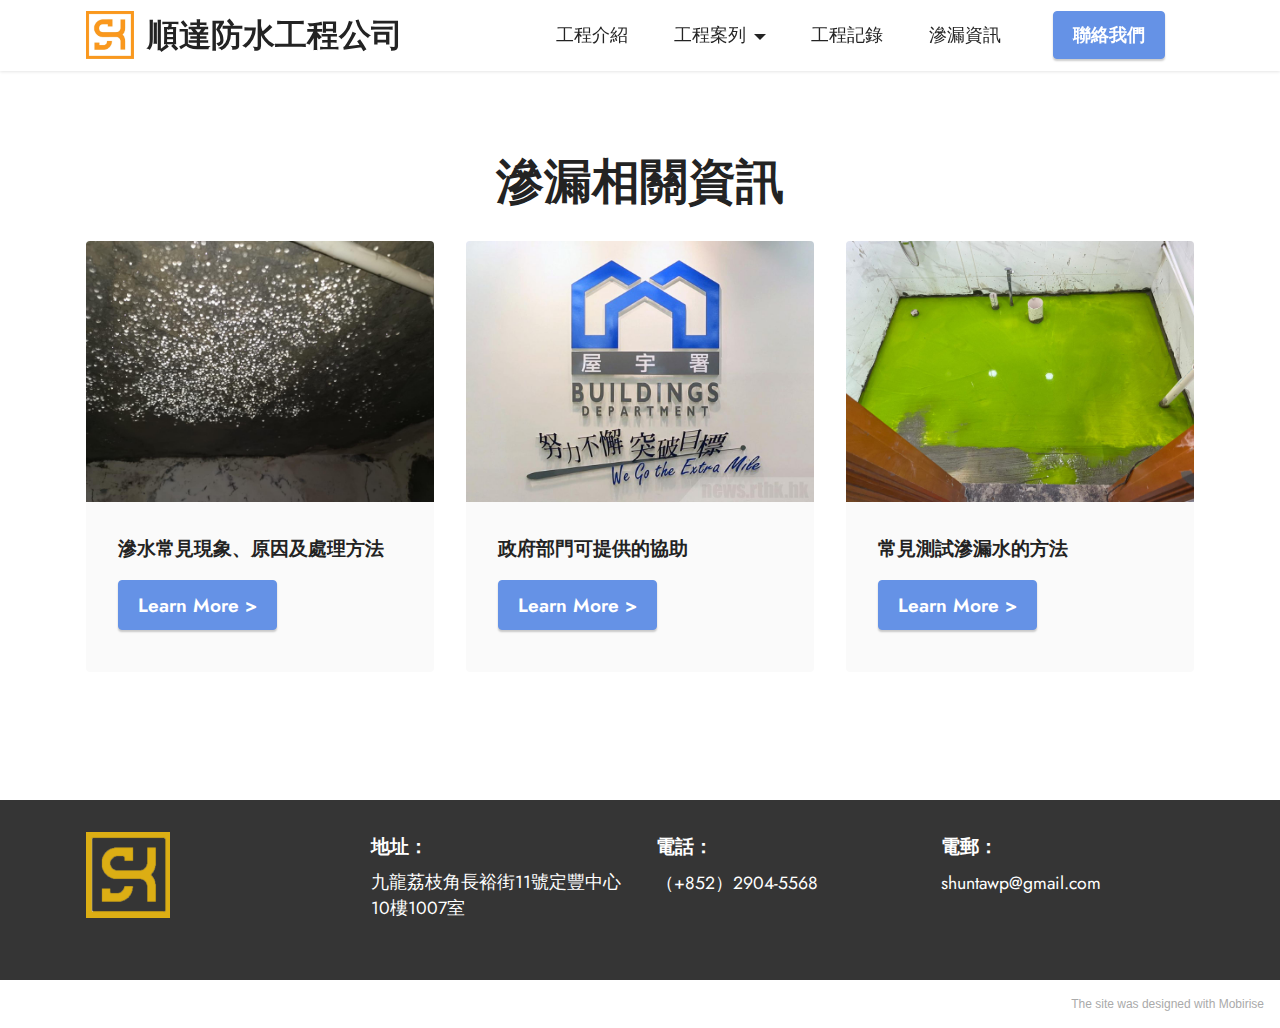
<file: page8.html>
<!DOCTYPE html>
<html  >
<head>
  <!-- Site made with Mobirise Website Builder v5.2.0, https://mobirise.com -->
  <meta charset="UTF-8">
  <meta http-equiv="X-UA-Compatible" content="IE=edge">
  <meta name="generator" content="Mobirise v5.2.0, mobirise.com">
  <meta name="viewport" content="width=device-width, initial-scale=1, minimum-scale=1">
  <link rel="shortcut icon" href="assets/images/7791-1-.jpg" type="image/x-icon">
  <meta name="description" content="">
  
  
  <title>相關資訊</title>
  <link rel="stylesheet" href="assets/tether/tether.min.css">
  <link rel="stylesheet" href="assets/bootstrap/css/bootstrap.min.css">
  <link rel="stylesheet" href="assets/bootstrap/css/bootstrap-grid.min.css">
  <link rel="stylesheet" href="assets/bootstrap/css/bootstrap-reboot.min.css">
  <link rel="stylesheet" href="assets/dropdown/css/style.css">
  <link rel="stylesheet" href="assets/socicon/css/styles.css">
  <link rel="stylesheet" href="assets/theme/css/style.css">
  <link rel="preload" as="style" href="assets/mobirise/css/mbr-additional.css"><link rel="stylesheet" href="assets/mobirise/css/mbr-additional.css" type="text/css">
  
  
  
  
</head>
<body>
  
  <section class="menu menu2 cid-sol659fuxd" once="menu" id="menu2-y">
    
    <nav class="navbar navbar-dropdown navbar-fixed-top navbar-expand-lg">
        <div class="container">
            <div class="navbar-brand">
                <span class="navbar-logo">
                    <a href="https://mobiri.se">
                        <img src="assets/images/7791-1-.jpg" alt="Mobirise" style="height: 3rem;">
                    </a>
                </span>
                <span class="navbar-caption-wrap"><a class="navbar-caption text-black text-primary display-5" href="index.html">順達防水工程公司</a></span>
            </div>
            <button class="navbar-toggler" type="button" data-toggle="collapse" data-target="#navbarSupportedContent" aria-controls="navbarNavAltMarkup" aria-expanded="false" aria-label="Toggle navigation">
                <div class="hamburger">
                    <span></span>
                    <span></span>
                    <span></span>
                    <span></span>
                </div>
            </button>
            <div class="collapse navbar-collapse" id="navbarSupportedContent">
                <ul class="navbar-nav nav-dropdown" data-app-modern-menu="true"><li class="nav-item"><a class="nav-link link text-black text-primary display-4" href="index.html#features3-g" aria-expanded="true">
                            工程介紹</a></li><li class="nav-item dropdown"><a class="nav-link link text-black dropdown-toggle display-4" href="#" data-toggle="dropdown-submenu" aria-expanded="false">
                            工程案列</a><div class="dropdown-menu"><a class="text-black dropdown-item text-primary display-4" href="page2.html" aria-expanded="false">洗手間工程</a><a class="text-black dropdown-item text-primary display-4" href="page1.html" aria-expanded="false">天台工程</a><a class="text-black dropdown-item text-primary display-4" href="page4.html" aria-expanded="false">外墻工程</a><a class="text-black dropdown-item text-primary display-4" href="page3.html" aria-expanded="false">防水打針</a><a class="text-black dropdown-item text-primary display-4" href="page5.html" aria-expanded="false">專業防漏檢測</a><a class="text-black dropdown-item text-primary display-4" href="page6.html" aria-expanded="false">石屎維修工程</a></div></li>
                    <li class="nav-item"><a class="nav-link link text-black text-primary display-4" href="page7.html" target="_blank">
                            工程記錄</a></li><li class="nav-item"><a class="nav-link link text-black text-primary display-4" href="page8.html">滲漏資訊</a></li></ul>
                
                <div class="navbar-buttons mbr-section-btn"><a class="btn btn-primary display-4" href="index.html#contacts2-1h">
                        聯絡我們</a></div>
            </div>
        </div>
    </nav>
</section>

<section class="features3 cid-soNm5LiYuz" id="features3-1l">
    
    
    <div class="container">
        <div class="mbr-section-head">
            <h4 class="mbr-section-title mbr-fonts-style align-center mb-0 display-2">
                <strong>滲漏相關資訊</strong></h4>
            <h5 class="mbr-section-subtitle mbr-fonts-style align-center mb-0 mt-2 display-5"></h5>
        </div>
        <div class="row mt-4">
            <div class="item features-image сol-12 col-md-6 col-lg-4">
                <div class="item-wrapper">
                    <div class="item-img">
                        <img src="assets/images/wechat-20210212222336.jpg" alt="">
                    </div>
                    <div class="item-content">
                        <h5 class="item-title mbr-fonts-style display-7"><strong>滲水常見現象、原因及處理方法</strong></h5>
                        
                        
                    </div>
                    <div class="mbr-section-btn item-footer mt-2"><a href="page10.html" class="btn btn-primary item-btn display-7">Learn More
                            &gt;</a></div>
                </div>
            </div>
            <div class="item features-image сol-12 col-md-6 col-lg-4">
                <div class="item-wrapper">
                    <div class="item-img">
                        <img src="assets/images/e4c672e0-2869-11eb-9fbb-be6379989f18.jpg" alt="">
                    </div>
                    <div class="item-content">
                        <h5 class="item-title mbr-fonts-style display-7"><strong>政府部門可提供的協助</strong></h5>
                        
                        
                    </div>
                    <div class="mbr-section-btn item-footer mt-2"><a href="page11.html" class="btn btn-primary item-btn display-7">Learn More
                            &gt;</a></div>
                </div>
            </div>
            <div class="item features-image сol-12 col-md-6 col-lg-4">
                <div class="item-wrapper">
                    <div class="item-img">
                        <img src="assets/images/wechat-20210208224140.jpg">
                    </div>
                    <div class="item-content">
                        <h5 class="item-title mbr-fonts-style display-7"><strong>常見測試滲漏水的方法</strong></h5>
                        
                        
                    </div>
                    <div class="mbr-section-btn item-footer mt-2"><a href="page12.html" class="btn btn-primary item-btn display-7">Learn More
                            &gt;</a></div>
                </div>
            </div>
        </div>
    </div>
</section>

<section class="footer4 cid-soNlcq9XwM" once="footers" id="footer4-1k">

    
    
    <div class="container">
        <div class="row mbr-white">
            <div class="col-6 col-lg-3">
                <div class="media-wrap col-md-4 col-12">
                    <a href="https://mobiri.se/">
                        <img src="assets/images/logo-1.png" alt="Mobirise">
                    </a>
                </div>
            </div>
            <div class="col-12 col-md-6 col-lg-3">
                <h5 class="mbr-section-subtitle mbr-fonts-style mb-2 display-7"><strong>地址：</strong></h5>
                <p class="mbr-text mbr-fonts-style mb-4 display-4">九龍荔枝角長裕街11號定豐中心10樓1007室<br><br></p>
                
                
            </div>
            <div class="col-12 col-md-6 col-lg-3">
                <h5 class="mbr-section-subtitle mbr-fonts-style mb-2 display-7">
                    <strong>電話：</strong></h5>
                <ul class="list mbr-fonts-style display-4">
                    <li class="mbr-text item-wrap">（+852）2904-5568</li>
                </ul>
            </div>
            <div class="col-12 col-md-6 col-lg-3">
                <h5 class="mbr-section-subtitle mbr-fonts-style mb-2 display-7"><strong>電郵：</strong></h5>
                <ul class="list mbr-fonts-style display-4">
                    <li class="mbr-text item-wrap">shuntawp@gmail.com</li>
                </ul>
            </div>
            
        </div>
    </div>
</section><section style="background-color: #fff; font-family: -apple-system, BlinkMacSystemFont, 'Segoe UI', 'Roboto', 'Helvetica Neue', Arial, sans-serif; color:#aaa; font-size:12px; padding: 0; align-items: center; display: flex;"><a href="https://mobirise.site/b" style="flex: 1 1; height: 3rem; padding-left: 1rem;"></a><p style="flex: 0 0 auto; margin:0; padding-right:1rem;"><a href="https://mobirise.site/c" style="color:#aaa;">The</a> site was designed with Mobirise</p></section><script src="assets/web/assets/jquery/jquery.min.js"></script>  <script src="assets/popper/popper.min.js"></script>  <script src="assets/tether/tether.min.js"></script>  <script src="assets/bootstrap/js/bootstrap.min.js"></script>  <script src="assets/smoothscroll/smooth-scroll.js"></script>  <script src="assets/dropdown/js/nav-dropdown.js"></script>  <script src="assets/dropdown/js/navbar-dropdown.js"></script>  <script src="assets/touchswipe/jquery.touch-swipe.min.js"></script>  <script src="assets/theme/js/script.js"></script>  
  
  
</body>
</html>
</file>
<file: assets/dropdown/css/style.css>
.navbar-dropdown {
  left: 0;
  padding: 0;
  position: absolute;
  right: 0;
  top: 0;
  transition: all 0.45s ease;
  z-index: 1030;
  background: #282828; }
  .navbar-dropdown .navbar-logo {
    margin-right: 0.8rem;
    transition: margin 0.3s ease-in-out;
    vertical-align: middle; }
    .navbar-dropdown .navbar-logo img {
      height: 3.125rem;
      transition: all 0.3s ease-in-out; }
    .navbar-dropdown .navbar-logo.mbr-iconfont {
      font-size: 3.125rem;
      line-height: 3.125rem; }
  .navbar-dropdown .navbar-caption {
    font-weight: 700;
    white-space: normal;
    vertical-align: -4px;
    line-height: 3.125rem !important; }
    .navbar-dropdown .navbar-caption, .navbar-dropdown .navbar-caption:hover {
      color: inherit;
      text-decoration: none; }
  .navbar-dropdown .mbr-iconfont + .navbar-caption {
    vertical-align: -1px; }
  .navbar-dropdown.navbar-fixed-top {
    position: fixed; }
  .navbar-dropdown .navbar-brand span {
    vertical-align: -4px; }
  .navbar-dropdown.bg-color.transparent {
    background: none; }
  .navbar-dropdown.navbar-short .navbar-brand {
    padding: 0.625rem 0; }
    .navbar-dropdown.navbar-short .navbar-brand span {
      vertical-align: -1px; }
  .navbar-dropdown.navbar-short .navbar-caption {
    line-height: 2.375rem !important;
    vertical-align: -2px; }
  .navbar-dropdown.navbar-short .navbar-logo {
    margin-right: 0.5rem; }
    .navbar-dropdown.navbar-short .navbar-logo img {
      height: 2.375rem; }
    .navbar-dropdown.navbar-short .navbar-logo.mbr-iconfont {
      font-size: 2.375rem;
      line-height: 2.375rem; }
  .navbar-dropdown.navbar-short .mbr-table-cell {
    height: 3.625rem; }
  .navbar-dropdown .navbar-close {
    left: 0.6875rem;
    position: fixed;
    top: 0.75rem;
    z-index: 1000; }
  .navbar-dropdown .hamburger-icon {
    content: "";
    display: inline-block;
    vertical-align: middle;
    width: 16px;
    -webkit-box-shadow: 0 -6px 0 1px #282828,0 0 0 1px #282828,0 6px 0 1px #282828;
    -moz-box-shadow: 0 -6px 0 1px #282828,0 0 0 1px #282828,0 6px 0 1px #282828;
    box-shadow: 0 -6px 0 1px #282828,0 0 0 1px #282828,0 6px 0 1px #282828; }

.dropdown-menu .dropdown-toggle[data-toggle="dropdown-submenu"]::after {
  border-bottom: 0.35em solid transparent;
  border-left: 0.35em solid;
  border-right: 0;
  border-top: 0.35em solid transparent;
  margin-left: 0.3rem; }

.dropdown-menu .dropdown-item:focus {
  outline: 0; }

.nav-dropdown {
  font-size: 0.75rem;
  font-weight: 500;
  height: auto !important; }
  .nav-dropdown .nav-btn {
    padding-left: 1rem; }
  .nav-dropdown .link {
    margin: .667em 1.667em;
    font-weight: 500;
    padding: 0;
    transition: color .2s ease-in-out; }
    .nav-dropdown .link.dropdown-toggle {
      margin-right: 2.583em; }
      .nav-dropdown .link.dropdown-toggle::after {
        margin-left: .25rem;
        border-top: 0.35em solid;
        border-right: 0.35em solid transparent;
        border-left: 0.35em solid transparent;
        border-bottom: 0; }
      .nav-dropdown .link.dropdown-toggle[aria-expanded="true"] {
        margin: 0;
        padding: 0.667em 3.263em  0.667em 1.667em; }
  .nav-dropdown .link::after,
  .nav-dropdown .dropdown-item::after {
    color: inherit; }
  .nav-dropdown .btn {
    font-size: 0.75rem;
    font-weight: 700;
    letter-spacing: 0;
    margin-bottom: 0;
    padding-left: 1.25rem;
    padding-right: 1.25rem; }
  .nav-dropdown .dropdown-menu {
    border-radius: 0;
    border: 0;
    left: 0;
    margin: 0;
    padding-bottom: 1.25rem;
    padding-top: 1.25rem;
    position: relative; }
  .nav-dropdown .dropdown-submenu {
    margin-left: 0.125rem;
    top: 0; }
  .nav-dropdown .dropdown-item {
    font-weight: 500;
    line-height: 2;
    padding: 0.3846em 4.615em 0.3846em 1.5385em;
    position: relative;
    transition: color .2s ease-in-out, background-color .2s ease-in-out; }
    .nav-dropdown .dropdown-item::after {
      margin-top: -0.3077em;
      position: absolute;
      right: 1.1538em;
      top: 50%; }
    .nav-dropdown .dropdown-item:focus, .nav-dropdown .dropdown-item:hover {
      background: none; }

@media (max-width: 767px) {
  .nav-dropdown.navbar-toggleable-sm {
    bottom: 0;
    display: none;
    left: 0;
    overflow-x: hidden;
    position: fixed;
    top: 0;
    transform: translateX(-100%);
    -ms-transform: translateX(-100%);
    -webkit-transform: translateX(-100%);
    width: 18.75rem;
    z-index: 999; } }
.nav-dropdown.navbar-toggleable-xl {
  bottom: 0;
  display: none;
  left: 0;
  overflow-x: hidden;
  position: fixed;
  top: 0;
  transform: translateX(-100%);
  -ms-transform: translateX(-100%);
  -webkit-transform: translateX(-100%);
  width: 18.75rem;
  z-index: 999; }

.nav-dropdown-sm {
  display: block !important;
  overflow-x: hidden;
  overflow: auto;
  padding-top: 3.875rem; }
  .nav-dropdown-sm::after {
    content: "";
    display: block;
    height: 3rem;
    width: 100%; }
  .nav-dropdown-sm.collapse.in ~ .navbar-close {
    display: block !important; }
  .nav-dropdown-sm.collapsing, .nav-dropdown-sm.collapse.in {
    transform: translateX(0);
    -ms-transform: translateX(0);
    -webkit-transform: translateX(0);
    transition: all 0.25s ease-out;
    -webkit-transition: all 0.25s ease-out;
    background: #282828; }
  .nav-dropdown-sm.collapsing[aria-expanded="false"] {
    transform: translateX(-100%);
    -ms-transform: translateX(-100%);
    -webkit-transform: translateX(-100%); }
  .nav-dropdown-sm .nav-item {
    display: block;
    margin-left: 0 !important;
    padding-left: 0; }
  .nav-dropdown-sm .link,
  .nav-dropdown-sm .dropdown-item {
    border-top: 1px dotted rgba(255, 255, 255, 0.1);
    font-size: 0.8125rem;
    line-height: 1.6;
    margin: 0 !important;
    padding: 0.875rem 2.4rem 0.875rem 1.5625rem !important;
    position: relative;
    white-space: normal; }
    .nav-dropdown-sm .link:focus, .nav-dropdown-sm .link:hover,
    .nav-dropdown-sm .dropdown-item:focus,
    .nav-dropdown-sm .dropdown-item:hover {
      background: rgba(0, 0, 0, 0.2) !important;
      color: #c0a375; }
  .nav-dropdown-sm .nav-btn {
    position: relative;
    padding: 1.5625rem 1.5625rem 0 1.5625rem; }
    .nav-dropdown-sm .nav-btn::before {
      border-top: 1px dotted rgba(255, 255, 255, 0.1);
      content: "";
      left: 0;
      position: absolute;
      top: 0;
      width: 100%; }
    .nav-dropdown-sm .nav-btn + .nav-btn {
      padding-top: 0.625rem; }
      .nav-dropdown-sm .nav-btn + .nav-btn::before {
        display: none; }
  .nav-dropdown-sm .btn {
    padding: 0.625rem 0; }
  .nav-dropdown-sm .dropdown-toggle[data-toggle="dropdown-submenu"]::after {
    margin-left: .25rem;
    border-top: 0.35em solid;
    border-right: 0.35em solid transparent;
    border-left: 0.35em solid transparent;
    border-bottom: 0; }
  .nav-dropdown-sm .dropdown-toggle[data-toggle="dropdown-submenu"][aria-expanded="true"]::after {
    border-top: 0;
    border-right: 0.35em solid transparent;
    border-left: 0.35em solid transparent;
    border-bottom: 0.35em solid; }
  .nav-dropdown-sm .dropdown-menu {
    margin: 0;
    padding: 0;
    position: relative;
    top: 0;
    left: 0;
    width: 100%;
    border: 0;
    float: none;
    border-radius: 0;
    background: none; }
  .nav-dropdown-sm .dropdown-submenu {
    left: 100%;
    margin-left: 0.125rem;
    margin-top: -1.25rem;
    top: 0; }

.navbar-toggleable-sm .nav-dropdown .dropdown-menu {
  position: absolute; }

.navbar-toggleable-sm .nav-dropdown .dropdown-submenu {
  left: 100%;
  margin-left: 0.125rem;
  margin-top: -1.25rem;
  top: 0; }

.navbar-toggleable-sm.opened .nav-dropdown .dropdown-menu {
  position: relative; }

.navbar-toggleable-sm.opened .nav-dropdown .dropdown-submenu {
  left: 0;
  margin-left: 00rem;
  margin-top: 0rem;
  top: 0; }

.is-builder .nav-dropdown.collapsing {
  transition: none !important; }

/*# sourceMappingURL=style.css.map */
</file>
<file: assets/socicon/css/styles.css>
@charset "UTF-8";

@font-face {
  font-family: 'Socicon';
  src:  url('../fonts/socicon.eot');
  src:  url('../fonts/socicon.eot?#iefix') format('embedded-opentype'),
    url('../fonts/socicon.woff2') format('woff2'),
    url('../fonts/socicon.ttf') format('truetype'),
    url('../fonts/socicon.woff') format('woff'),
    url('../fonts/socicon.svg#socicon') format('svg');
  font-weight: normal;
  font-style: normal;
}

[data-icon]:before {
  font-family: "socicon" !important;
  content: attr(data-icon);
  font-style: normal !important;
  font-weight: normal !important;
  font-variant: normal !important;
  text-transform: none !important;
  speak: none;
  line-height: 1;
  -webkit-font-smoothing: antialiased;
  -moz-osx-font-smoothing: grayscale;
}

[class^="socicon-"], [class*=" socicon-"] {
  /* use !important to prevent issues with browser extensions that change fonts */
  font-family: 'Socicon' !important;
  speak: none;
  font-style: normal;
  font-weight: normal;
  font-variant: normal;
  text-transform: none;
  line-height: 1;

  /* Better Font Rendering =========== */
  -webkit-font-smoothing: antialiased;
  -moz-osx-font-smoothing: grayscale;
}

.socicon-eitaa:before {
  content: "\e97c";
}
.socicon-soroush:before {
  content: "\e97d";
}
.socicon-bale:before {
  content: "\e97e";
}
.socicon-zazzle:before {
  content: "\e97b";
}
.socicon-society6:before {
  content: "\e97a";
}
.socicon-redbubble:before {
  content: "\e979";
}
.socicon-avvo:before {
  content: "\e978";
}
.socicon-stitcher:before {
  content: "\e977";
}
.socicon-googlehangouts:before {
  content: "\e974";
}
.socicon-dlive:before {
  content: "\e975";
}
.socicon-vsco:before {
  content: "\e976";
}
.socicon-flipboard:before {
  content: "\e973";
}
.socicon-ubuntu:before {
  content: "\e958";
}
.socicon-artstation:before {
  content: "\e959";
}
.socicon-invision:before {
  content: "\e95a";
}
.socicon-torial:before {
  content: "\e95b";
}
.socicon-collectorz:before {
  content: "\e95c";
}
.socicon-seenthis:before {
  content: "\e95d";
}
.socicon-googleplaymusic:before {
  content: "\e95e";
}
.socicon-debian:before {
  content: "\e95f";
}
.socicon-filmfreeway:before {
  content: "\e960";
}
.socicon-gnome:before {
  content: "\e961";
}
.socicon-itchio:before {
  content: "\e962";
}
.socicon-jamendo:before {
  content: "\e963";
}
.socicon-mix:before {
  content: "\e964";
}
.socicon-sharepoint:before {
  content: "\e965";
}
.socicon-tinder:before {
  content: "\e966";
}
.socicon-windguru:before {
  content: "\e967";
}
.socicon-cdbaby:before {
  content: "\e968";
}
.socicon-elementaryos:before {
  content: "\e969";
}
.socicon-stage32:before {
  content: "\e96a";
}
.socicon-tiktok:before {
  content: "\e96b";
}
.socicon-gitter:before {
  content: "\e96c";
}
.socicon-letterboxd:before {
  content: "\e96d";
}
.socicon-threema:before {
  content: "\e96e";
}
.socicon-splice:before {
  content: "\e96f";
}
.socicon-metapop:before {
  content: "\e970";
}
.socicon-naver:before {
  content: "\e971";
}
.socicon-remote:before {
  content: "\e972";
}
.socicon-internet:before {
  content: "\e957";
}
.socicon-moddb:before {
  content: "\e94b";
}
.socicon-indiedb:before {
  content: "\e94c";
}
.socicon-traxsource:before {
  content: "\e94d";
}
.socicon-gamefor:before {
  content: "\e94e";
}
.socicon-pixiv:before {
  content: "\e94f";
}
.socicon-myanimelist:before {
  content: "\e950";
}
.socicon-blackberry:before {
  content: "\e951";
}
.socicon-wickr:before {
  content: "\e952";
}
.socicon-spip:before {
  content: "\e953";
}
.socicon-napster:before {
  content: "\e954";
}
.socicon-beatport:before {
  content: "\e955";
}
.socicon-hackerone:before {
  content: "\e956";
}
.socicon-hackernews:before {
  content: "\e946";
}
.socicon-smashwords:before {
  content: "\e947";
}
.socicon-kobo:before {
  content: "\e948";
}
.socicon-bookbub:before {
  content: "\e949";
}
.socicon-mailru:before {
  content: "\e94a";
}
.socicon-gitlab:before {
  content: "\e945";
}
.socicon-instructables:before {
  content: "\e944";
}
.socicon-portfolio:before {
  content: "\e943";
}
.socicon-codered:before {
  content: "\e940";
}
.socicon-origin:before {
  content: "\e941";
}
.socicon-nextdoor:before {
  content: "\e942";
}
.socicon-udemy:before {
  content: "\e93f";
}
.socicon-livemaster:before {
  content: "\e93e";
}
.socicon-crunchbase:before {
  content: "\e93b";
}
.socicon-homefy:before {
  content: "\e93c";
}
.socicon-calendly:before {
  content: "\e93d";
}
.socicon-realtor:before {
  content: "\e90f";
}
.socicon-tidal:before {
  content: "\e910";
}
.socicon-qobuz:before {
  content: "\e911";
}
.socicon-natgeo:before {
  content: "\e912";
}
.socicon-mastodon:before {
  content: "\e913";
}
.socicon-unsplash:before {
  content: "\e914";
}
.socicon-homeadvisor:before {
  content: "\e915";
}
.socicon-angieslist:before {
  content: "\e916";
}
.socicon-codepen:before {
  content: "\e917";
}
.socicon-slack:before {
  content: "\e918";
}
.socicon-openaigym:before {
  content: "\e919";
}
.socicon-logmein:before {
  content: "\e91a";
}
.socicon-fiverr:before {
  content: "\e91b";
}
.socicon-gotomeeting:before {
  content: "\e91c";
}
.socicon-aliexpress:before {
  content: "\e91d";
}
.socicon-guru:before {
  content: "\e91e";
}
.socicon-appstore:before {
  content: "\e91f";
}
.socicon-homes:before {
  content: "\e920";
}
.socicon-zoom:before {
  content: "\e921";
}
.socicon-alibaba:before {
  content: "\e922";
}
.socicon-craigslist:before {
  content: "\e923";
}
.socicon-wix:before {
  content: "\e924";
}
.socicon-redfin:before {
  content: "\e925";
}
.socicon-googlecalendar:before {
  content: "\e926";
}
.socicon-shopify:before {
  content: "\e927";
}
.socicon-freelancer:before {
  content: "\e928";
}
.socicon-seedrs:before {
  content: "\e929";
}
.socicon-bing:before {
  content: "\e92a";
}
.socicon-doodle:before {
  content: "\e92b";
}
.socicon-bonanza:before {
  content: "\e92c";
}
.socicon-squarespace:before {
  content: "\e92d";
}
.socicon-toptal:before {
  content: "\e92e";
}
.socicon-gust:before {
  content: "\e92f";
}
.socicon-ask:before {
  content: "\e930";
}
.socicon-trulia:before {
  content: "\e931";
}
.socicon-loomly:before {
  content: "\e932";
}
.socicon-ghost:before {
  content: "\e933";
}
.socicon-upwork:before {
  content: "\e934";
}
.socicon-fundable:before {
  content: "\e935";
}
.socicon-booking:before {
  content: "\e936";
}
.socicon-googlemaps:before {
  content: "\e937";
}
.socicon-zillow:before {
  content: "\e938";
}
.socicon-niconico:before {
  content: "\e939";
}
.socicon-toneden:before {
  content: "\e93a";
}
.socicon-augment:before {
  content: "\e908";
}
.socicon-bitbucket:before {
  content: "\e909";
}
.socicon-fyuse:before {
  content: "\e90a";
}
.socicon-yt-gaming:before {
  content: "\e90b";
}
.socicon-sketchfab:before {
  content: "\e90c";
}
.socicon-mobcrush:before {
  content: "\e90d";
}
.socicon-microsoft:before {
  content: "\e90e";
}
.socicon-pandora:before {
  content: "\e907";
}
.socicon-messenger:before {
  content: "\e906";
}
.socicon-gamewisp:before {
  content: "\e905";
}
.socicon-bloglovin:before {
  content: "\e904";
}
.socicon-tunein:before {
  content: "\e903";
}
.socicon-gamejolt:before {
  content: "\e901";
}
.socicon-trello:before {
  content: "\e902";
}
.socicon-spreadshirt:before {
  content: "\e900";
}
.socicon-500px:before {
  content: "\e000";
}
.socicon-8tracks:before {
  content: "\e001";
}
.socicon-airbnb:before {
  content: "\e002";
}
.socicon-alliance:before {
  content: "\e003";
}
.socicon-amazon:before {
  content: "\e004";
}
.socicon-amplement:before {
  content: "\e005";
}
.socicon-android:before {
  content: "\e006";
}
.socicon-angellist:before {
  content: "\e007";
}
.socicon-apple:before {
  content: "\e008";
}
.socicon-appnet:before {
  content: "\e009";
}
.socicon-baidu:before {
  content: "\e00a";
}
.socicon-bandcamp:before {
  content: "\e00b";
}
.socicon-battlenet:before {
  content: "\e00c";
}
.socicon-mixer:before {
  content: "\e00d";
}
.socicon-bebee:before {
  content: "\e00e";
}
.socicon-bebo:before {
  content: "\e00f";
}
.socicon-behance:before {
  content: "\e010";
}
.socicon-blizzard:before {
  content: "\e011";
}
.socicon-blogger:before {
  content: "\e012";
}
.socicon-buffer:before {
  content: "\e013";
}
.socicon-chrome:before {
  content: "\e014";
}
.socicon-coderwall:before {
  content: "\e015";
}
.socicon-curse:before {
  content: "\e016";
}
.socicon-dailymotion:before {
  content: "\e017";
}
.socicon-deezer:before {
  content: "\e018";
}
.socicon-delicious:before {
  content: "\e019";
}
.socicon-deviantart:before {
  content: "\e01a";
}
.socicon-diablo:before {
  content: "\e01b";
}
.socicon-digg:before {
  content: "\e01c";
}
.socicon-discord:before {
  content: "\e01d";
}
.socicon-disqus:before {
  content: "\e01e";
}
.socicon-douban:before {
  content: "\e01f";
}
.socicon-draugiem:before {
  content: "\e020";
}
.socicon-dribbble:before {
  content: "\e021";
}
.socicon-drupal:before {
  content: "\e022";
}
.socicon-ebay:before {
  content: "\e023";
}
.socicon-ello:before {
  content: "\e024";
}
.socicon-endomodo:before {
  content: "\e025";
}
.socicon-envato:before {
  content: "\e026";
}
.socicon-etsy:before {
  content: "\e027";
}
.socicon-facebook:before {
  content: "\e028";
}
.socicon-feedburner:before {
  content: "\e029";
}
.socicon-filmweb:before {
  content: "\e02a";
}
.socicon-firefox:before {
  content: "\e02b";
}
.socicon-flattr:before {
  content: "\e02c";
}
.socicon-flickr:before {
  content: "\e02d";
}
.socicon-formulr:before {
  content: "\e02e";
}
.socicon-forrst:before {
  content: "\e02f";
}
.socicon-foursquare:before {
  content: "\e030";
}
.socicon-friendfeed:before {
  content: "\e031";
}
.socicon-github:before {
  content: "\e032";
}
.socicon-goodreads:before {
  content: "\e033";
}
.socicon-google:before {
  content: "\e034";
}
.socicon-googlescholar:before {
  content: "\e035";
}
.socicon-googlegroups:before {
  content: "\e036";
}
.socicon-googlephotos:before {
  content: "\e037";
}
.socicon-googleplus:before {
  content: "\e038";
}
.socicon-grooveshark:before {
  content: "\e039";
}
.socicon-hackerrank:before {
  content: "\e03a";
}
.socicon-hearthstone:before {
  content: "\e03b";
}
.socicon-hellocoton:before {
  content: "\e03c";
}
.socicon-heroes:before {
  content: "\e03d";
}
.socicon-smashcast:before {
  content: "\e03e";
}
.socicon-horde:before {
  content: "\e03f";
}
.socicon-houzz:before {
  content: "\e040";
}
.socicon-icq:before {
  content: "\e041";
}
.socicon-identica:before {
  content: "\e042";
}
.socicon-imdb:before {
  content: "\e043";
}
.socicon-instagram:before {
  content: "\e044";
}
.socicon-issuu:before {
  content: "\e045";
}
.socicon-istock:before {
  content: "\e046";
}
.socicon-itunes:before {
  content: "\e047";
}
.socicon-keybase:before {
  content: "\e048";
}
.socicon-lanyrd:before {
  content: "\e049";
}
.socicon-lastfm:before {
  content: "\e04a";
}
.socicon-line:before {
  content: "\e04b";
}
.socicon-linkedin:before {
  content: "\e04c";
}
.socicon-livejournal:before {
  content: "\e04d";
}
.socicon-lyft:before {
  content: "\e04e";
}
.socicon-macos:before {
  content: "\e04f";
}
.socicon-mail:before {
  content: "\e050";
}
.socicon-medium:before {
  content: "\e051";
}
.socicon-meetup:before {
  content: "\e052";
}
.socicon-mixcloud:before {
  content: "\e053";
}
.socicon-modelmayhem:before {
  content: "\e054";
}
.socicon-mumble:before {
  content: "\e055";
}
.socicon-myspace:before {
  content: "\e056";
}
.socicon-newsvine:before {
  content: "\e057";
}
.socicon-nintendo:before {
  content: "\e058";
}
.socicon-npm:before {
  content: "\e059";
}
.socicon-odnoklassniki:before {
  content: "\e05a";
}
.socicon-openid:before {
  content: "\e05b";
}
.socicon-opera:before {
  content: "\e05c";
}
.socicon-outlook:before {
  content: "\e05d";
}
.socicon-overwatch:before {
  content: "\e05e";
}
.socicon-patreon:before {
  content: "\e05f";
}
.socicon-paypal:before {
  content: "\e060";
}
.socicon-periscope:before {
  content: "\e061";
}
.socicon-persona:before {
  content: "\e062";
}
.socicon-pinterest:before {
  content: "\e063";
}
.socicon-play:before {
  content: "\e064";
}
.socicon-player:before {
  content: "\e065";
}
.socicon-playstation:before {
  content: "\e066";
}
.socicon-pocket:before {
  content: "\e067";
}
.socicon-qq:before {
  content: "\e068";
}
.socicon-quora:before {
  content: "\e069";
}
.socicon-raidcall:before {
  content: "\e06a";
}
.socicon-ravelry:before {
  content: "\e06b";
}
.socicon-reddit:before {
  content: "\e06c";
}
.socicon-renren:before {
  content: "\e06d";
}
.socicon-researchgate:before {
  content: "\e06e";
}
.socicon-residentadvisor:before {
  content: "\e06f";
}
.socicon-reverbnation:before {
  content: "\e070";
}
.socicon-rss:before {
  content: "\e071";
}
.socicon-sharethis:before {
  content: "\e072";
}
.socicon-skype:before {
  content: "\e073";
}
.socicon-slideshare:before {
  content: "\e074";
}
.socicon-smugmug:before {
  content: "\e075";
}
.socicon-snapchat:before {
  content: "\e076";
}
.socicon-songkick:before {
  content: "\e077";
}
.socicon-soundcloud:before {
  content: "\e078";
}
.socicon-spotify:before {
  content: "\e079";
}
.socicon-stackexchange:before {
  content: "\e07a";
}
.socicon-stackoverflow:before {
  content: "\e07b";
}
.socicon-starcraft:before {
  content: "\e07c";
}
.socicon-stayfriends:before {
  content: "\e07d";
}
.socicon-steam:before {
  content: "\e07e";
}
.socicon-storehouse:before {
  content: "\e07f";
}
.socicon-strava:before {
  content: "\e080";
}
.socicon-streamjar:before {
  content: "\e081";
}
.socicon-stumbleupon:before {
  content: "\e082";
}
.socicon-swarm:before {
  content: "\e083";
}
.socicon-teamspeak:before {
  content: "\e084";
}
.socicon-teamviewer:before {
  content: "\e085";
}
.socicon-technorati:before {
  content: "\e086";
}
.socicon-telegram:before {
  content: "\e087";
}
.socicon-tripadvisor:before {
  content: "\e088";
}
.socicon-tripit:before {
  content: "\e089";
}
.socicon-triplej:before {
  content: "\e08a";
}
.socicon-tumblr:before {
  content: "\e08b";
}
.socicon-twitch:before {
  content: "\e08c";
}
.socicon-twitter:before {
  content: "\e08d";
}
.socicon-uber:before {
  content: "\e08e";
}
.socicon-ventrilo:before {
  content: "\e08f";
}
.socicon-viadeo:before {
  content: "\e090";
}
.socicon-viber:before {
  content: "\e091";
}
.socicon-viewbug:before {
  content: "\e092";
}
.socicon-vimeo:before {
  content: "\e093";
}
.socicon-vine:before {
  content: "\e094";
}
.socicon-vkontakte:before {
  content: "\e095";
}
.socicon-warcraft:before {
  content: "\e096";
}
.socicon-wechat:before {
  content: "\e097";
}
.socicon-weibo:before {
  content: "\e098";
}
.socicon-whatsapp:before {
  content: "\e099";
}
.socicon-wikipedia:before {
  content: "\e09a";
}
.socicon-windows:before {
  content: "\e09b";
}
.socicon-wordpress:before {
  content: "\e09c";
}
.socicon-wykop:before {
  content: "\e09d";
}
.socicon-xbox:before {
  content: "\e09e";
}
.socicon-xing:before {
  content: "\e09f";
}
.socicon-yahoo:before {
  content: "\e0a0";
}
.socicon-yammer:before {
  content: "\e0a1";
}
.socicon-yandex:before {
  content: "\e0a2";
}
.socicon-yelp:before {
  content: "\e0a3";
}
.socicon-younow:before {
  content: "\e0a4";
}
.socicon-youtube:before {
  content: "\e0a5";
}
.socicon-zapier:before {
  content: "\e0a6";
}
.socicon-zerply:before {
  content: "\e0a7";
}
.socicon-zomato:before {
  content: "\e0a8";
}
.socicon-zynga:before {
  content: "\e0a9";
}
</file>
<file: assets/theme/css/style.css>
section {
  background-color: #ffffff;
}

body {
  font-style: normal;
  line-height: 1.5;
  font-weight: 400;
  color: #232323;
  position: relative;
}

section,
.container,
.container-fluid {
  position: relative;
  word-wrap: break-word;
}

a.mbr-iconfont:hover {
  text-decoration: none;
}

.article .lead p,
.article .lead ul,
.article .lead ol,
.article .lead pre,
.article .lead blockquote {
  margin-bottom: 0;
}

a {
  font-style: normal;
  font-weight: 400;
  cursor: pointer;
}

a, a:hover {
  text-decoration: none;
}

.mbr-section-title {
  font-style: normal;
  line-height: 1.3;
}

.mbr-section-subtitle {
  line-height: 1.3;
}

.mbr-text {
  font-style: normal;
  line-height: 1.7;
}

h1,
h2,
h3,
h4,
h5,
h6,
.display-1,
.display-2,
.display-4,
.display-5,
.display-7,
span,
p,
a {
  line-height: 1;
  word-break: break-word;
  word-wrap: break-word;
  font-weight: 400;
}

b,
strong {
  font-weight: bold;
}

input:-webkit-autofill, input:-webkit-autofill:hover, input:-webkit-autofill:focus, input:-webkit-autofill:active {
  -webkit-transition-delay: 9999s;
          transition-delay: 9999s;
  -webkit-transition-property: background-color, color;
  transition-property: background-color, color;
}

textarea[type="hidden"] {
  display: none;
}

section {
  background-position: 50% 50%;
  background-repeat: no-repeat;
  background-size: cover;
}

section .mbr-background-video,
section .mbr-background-video-preview {
  position: absolute;
  bottom: 0;
  left: 0;
  right: 0;
  top: 0;
}

.hidden {
  visibility: hidden;
}

.mbr-z-index20 {
  z-index: 20;
}

/*! Base colors */
.mbr-white {
  color: #ffffff;
}

.mbr-black {
  color: #111111;
}

.mbr-bg-white {
  background-color: #ffffff;
}

.mbr-bg-black {
  background-color: #000000;
}

/*! Text-aligns */
.align-left {
  text-align: left;
}

.align-center {
  text-align: center;
}

.align-right {
  text-align: right;
}

/*! Font-weight  */
.mbr-light {
  font-weight: 300;
}

.mbr-regular {
  font-weight: 400;
}

.mbr-semibold {
  font-weight: 500;
}

.mbr-bold {
  font-weight: 700;
}

/*! Media  */
.media-content {
  -ms-flex-preferred-size: 100%;
      flex-basis: 100%;
}

.media-container-row {
  display: -webkit-box;
  display: -ms-flexbox;
  display: flex;
  -webkit-box-orient: horizontal;
  -webkit-box-direction: normal;
      -ms-flex-direction: row;
          flex-direction: row;
  -ms-flex-wrap: wrap;
      flex-wrap: wrap;
  -webkit-box-pack: center;
      -ms-flex-pack: center;
          justify-content: center;
  -ms-flex-line-pack: center;
      align-content: center;
  -webkit-box-align: start;
      -ms-flex-align: start;
          align-items: start;
}

.media-container-row .media-size-item {
  width: 400px;
}

.media-container-column {
  display: -webkit-box;
  display: -ms-flexbox;
  display: flex;
  -webkit-box-orient: vertical;
  -webkit-box-direction: normal;
      -ms-flex-direction: column;
          flex-direction: column;
  -ms-flex-wrap: wrap;
      flex-wrap: wrap;
  -webkit-box-pack: center;
      -ms-flex-pack: center;
          justify-content: center;
  -ms-flex-line-pack: center;
      align-content: center;
  -webkit-box-align: stretch;
      -ms-flex-align: stretch;
          align-items: stretch;
}

.media-container-column > * {
  width: 100%;
}

@media (min-width: 992px) {
  .media-container-row {
    -ms-flex-wrap: nowrap;
        flex-wrap: nowrap;
  }
}

figure {
  margin-bottom: 0;
  overflow: hidden;
}

figure[mbr-media-size] {
  -webkit-transition: width 0.1s;
  transition: width 0.1s;
}

img,
iframe {
  display: block;
  width: 100%;
}

.card {
  background-color: transparent;
  border: none;
}

.card-box {
  width: 100%;
}

.card-img {
  text-align: center;
  -ms-flex-negative: 0;
      flex-shrink: 0;
  -webkit-flex-shrink: 0;
}

.media {
  max-width: 100%;
  margin: 0 auto;
}

.mbr-figure {
  -ms-flex-item-align: center;
      -ms-grid-row-align: center;
      align-self: center;
}

.media-container > div {
  max-width: 100%;
}

.mbr-figure img,
.card-img img {
  width: 100%;
}

@media (max-width: 991px) {
  .media-size-item {
    width: auto !important;
  }
  .media {
    width: auto;
  }
  .mbr-figure {
    width: 100% !important;
  }
}

/*! Buttons */
.mbr-section-btn {
  margin-left: -0.6rem;
  margin-right: -0.6rem;
  font-size: 0;
}

.btn {
  font-weight: 600;
  border-width: 1px;
  font-style: normal;
  margin: 0.6rem 0.6rem;
  white-space: normal;
  -webkit-transition: all 0.2s ease-in-out;
  transition: all 0.2s ease-in-out;
  display: -webkit-inline-box;
  display: -ms-inline-flexbox;
  display: inline-flex;
  -webkit-box-align: center;
      -ms-flex-align: center;
          align-items: center;
  -webkit-box-pack: center;
      -ms-flex-pack: center;
          justify-content: center;
  word-break: break-word;
}

.btn-sm {
  font-weight: 600;
  letter-spacing: 0px;
  -webkit-transition: all 0.3s ease-in-out;
  transition: all 0.3s ease-in-out;
}

.btn-md {
  font-weight: 600;
  letter-spacing: 0px;
  -webkit-transition: all 0.3s ease-in-out;
  transition: all 0.3s ease-in-out;
}

.btn-lg {
  font-weight: 600;
  letter-spacing: 0px;
  -webkit-transition: all 0.3s ease-in-out;
  transition: all 0.3s ease-in-out;
}

.btn-form {
  margin: 0;
}

.btn-form:hover {
  cursor: pointer;
}

nav .mbr-section-btn {
  margin-left: 0rem;
  margin-right: 0rem;
}

/*! Btn icon margin */
.btn .mbr-iconfont,
.btn.btn-sm .mbr-iconfont {
  -webkit-box-ordinal-group: 2;
      -ms-flex-order: 1;
          order: 1;
  cursor: pointer;
  margin-left: 0.5rem;
  vertical-align: sub;
}

.btn.btn-md .mbr-iconfont,
.btn.btn-md .mbr-iconfont {
  margin-left: 0.8rem;
}

.mbr-regular {
  font-weight: 400;
}

.mbr-semibold {
  font-weight: 500;
}

.mbr-bold {
  font-weight: 700;
}

[type="submit"] {
  -webkit-appearance: none;
}

/*! Full-screen */
.mbr-fullscreen .mbr-overlay {
  min-height: 100vh;
}

.mbr-fullscreen {
  display: -webkit-box;
  display: -ms-flexbox;
  display: flex;
  display: -moz-flex;
  display: -ms-flex;
  display: -o-flex;
  -webkit-box-align: center;
      -ms-flex-align: center;
          align-items: center;
  min-height: 100vh;
  padding-top: 3rem;
  padding-bottom: 3rem;
}

/*! Map */
.map {
  height: 25rem;
  position: relative;
}

.map iframe {
  width: 100%;
  height: 100%;
}

/*! Scroll to top arrow */
.mbr-arrow-up {
  bottom: 25px;
  right: 90px;
  position: fixed;
  text-align: right;
  z-index: 5000;
  color: #ffffff;
  font-size: 22px;
}

.mbr-arrow-up a {
  background: rgba(0, 0, 0, 0.2);
  border-radius: 50%;
  color: #fff;
  display: inline-block;
  height: 60px;
  width: 60px;
  border: 2px solid #fff;
  outline-style: none !important;
  position: relative;
  text-decoration: none;
  -webkit-transition: all 0.3s ease-in-out;
  transition: all 0.3s ease-in-out;
  cursor: pointer;
  text-align: center;
}

.mbr-arrow-up a:hover {
  background-color: rgba(0, 0, 0, 0.4);
}

.mbr-arrow-up a i {
  line-height: 60px;
}

.mbr-arrow-up-icon {
  display: block;
  color: #fff;
}

.mbr-arrow-up-icon::before {
  content: "\203a";
  display: inline-block;
  font-family: serif;
  font-size: 22px;
  line-height: 1;
  font-style: normal;
  position: relative;
  top: 6px;
  left: -4px;
  -webkit-transform: rotate(-90deg);
          transform: rotate(-90deg);
}

/*! Arrow Down */
.mbr-arrow {
  position: absolute;
  bottom: 45px;
  left: 50%;
  width: 60px;
  height: 60px;
  cursor: pointer;
  background-color: rgba(80, 80, 80, 0.5);
  border-radius: 50%;
  -webkit-transform: translateX(-50%);
          transform: translateX(-50%);
}

@media (max-width: 767px) {
  .mbr-arrow {
    display: none;
  }
}

.mbr-arrow > a {
  display: inline-block;
  text-decoration: none;
  outline-style: none;
  -webkit-animation: arrowdown 1.7s ease-in-out infinite;
          animation: arrowdown 1.7s ease-in-out infinite;
  color: #ffffff;
}

.mbr-arrow > a > i {
  position: absolute;
  top: -2px;
  left: 15px;
  font-size: 2rem;
}

#scrollToTop a i::before {
  content: "";
  position: absolute;
  display: block;
  border-bottom: 2.5px solid #fff;
  border-left: 2.5px solid #fff;
  width: 27.8%;
  height: 27.8%;
  left: 50%;
  top: 50%;
  -webkit-transform: rotate(135deg);
  transform: translateY(-30%) translateX(-50%) rotate(135deg);
}

@keyframes arrowdown {
  0% {
    -webkit-transform: translateY(0px);
            transform: translateY(0px);
  }
  50% {
    -webkit-transform: translateY(-5px);
            transform: translateY(-5px);
  }
  100% {
    -webkit-transform: translateY(0px);
            transform: translateY(0px);
  }
}

@-webkit-keyframes arrowdown {
  0% {
    -webkit-transform: translateY(0px);
            transform: translateY(0px);
  }
  50% {
    -webkit-transform: translateY(-5px);
            transform: translateY(-5px);
  }
  100% {
    -webkit-transform: translateY(0px);
            transform: translateY(0px);
  }
}

@media (max-width: 500px) {
  .mbr-arrow-up {
    left: 50%;
    right: auto;
  }
}

/*Gradients animation*/
@keyframes gradient-animation {
  from {
    background-position: 0% 100%;
    -webkit-animation-timing-function: ease-in-out;
            animation-timing-function: ease-in-out;
  }
  to {
    background-position: 100% 0%;
    -webkit-animation-timing-function: ease-in-out;
            animation-timing-function: ease-in-out;
  }
}

@-webkit-keyframes gradient-animation {
  from {
    background-position: 0% 100%;
    -webkit-animation-timing-function: ease-in-out;
            animation-timing-function: ease-in-out;
  }
  to {
    background-position: 100% 0%;
    -webkit-animation-timing-function: ease-in-out;
            animation-timing-function: ease-in-out;
  }
}

.bg-gradient {
  background-size: 200% 200%;
  animation: gradient-animation 5s infinite alternate;
  -webkit-animation: gradient-animation 5s infinite alternate;
}

.menu .navbar-brand {
  display: -webkit-flex;
}

.menu .navbar-brand span {
  display: -webkit-box;
  display: -ms-flexbox;
  display: flex;
  display: -webkit-flex;
}

.menu .navbar-brand .navbar-caption-wrap {
  display: -webkit-flex;
}

.menu .navbar-brand .navbar-logo img {
  display: -webkit-flex;
}

@media (min-width: 768px) and (max-width: 991px) {
  .menu .navbar-toggleable-sm .navbar-nav {
    display: -webkit-box;
    display: -ms-flexbox;
  }
}

@media (max-width: 991px) {
  .menu .navbar-collapse {
    max-height: 93.5vh;
  }
  .menu .navbar-collapse.show {
    overflow: auto;
  }
}

@media (min-width: 992px) {
  .menu .navbar-nav.nav-dropdown {
    display: -webkit-flex;
  }
  .menu .navbar-toggleable-sm .navbar-collapse {
    display: -webkit-flex !important;
  }
  .menu .collapsed .navbar-collapse {
    max-height: 93.5vh;
  }
  .menu .collapsed .navbar-collapse.show {
    overflow: auto;
  }
}

@media (max-width: 767px) {
  .menu .navbar-collapse {
    max-height: 80vh;
  }
}

.nav-link .mbr-iconfont {
  margin-right: .5rem;
}

.navbar {
  display: -webkit-flex;
  -webkit-flex-wrap: wrap;
  -webkit-align-items: center;
  -webkit-justify-content: space-between;
}

.navbar-collapse {
  -webkit-flex-basis: 100%;
  -webkit-flex-grow: 1;
  -webkit-align-items: center;
}

.nav-dropdown .link {
  padding: 0.667em 1.667em !important;
  margin: 0 !important;
}

.nav {
  display: -webkit-flex;
  -webkit-flex-wrap: wrap;
}

.row {
  display: -webkit-flex;
  -webkit-flex-wrap: wrap;
}

.justify-content-center {
  -webkit-justify-content: center;
}

.form-inline {
  display: -webkit-flex;
}

.card-wrapper {
  -webkit-flex: 1;
}

.carousel-control {
  z-index: 10;
  display: -webkit-flex;
}

.carousel-controls {
  display: -webkit-flex;
}

.media {
  display: -webkit-flex;
}

.form-group:focus {
  outline: none;
}

.jq-selectbox__select {
  padding: 7px 0;
  position: relative;
}

.jq-selectbox__dropdown {
  overflow: hidden;
  border-radius: 10px;
  position: absolute;
  top: 100%;
  left: 0 !important;
  width: 100% !important;
}

.jq-selectbox__trigger-arrow {
  right: 0;
  -webkit-transform: translateY(-50%);
          transform: translateY(-50%);
}

.jq-selectbox li {
  padding: 1.07em 0.5em;
}

input[type="range"] {
  padding-left: 0 !important;
  padding-right: 0 !important;
}

.modal-dialog,
.modal-content {
  height: 100%;
}

.modal-dialog .carousel-inner {
  height: calc(100vh - 1.75rem);
}

@media (max-width: 575px) {
  .modal-dialog .carousel-inner {
    height: calc(100vh - 1rem);
  }
}

.carousel-item {
  text-align: center;
}

.carousel-item img {
  margin: auto;
}

.navbar-toggler {
  -webkit-align-self: flex-start;
  -ms-flex-item-align: start;
  align-self: flex-start;
  padding: 0.25rem 0.75rem;
  font-size: 1.25rem;
  line-height: 1;
  background: transparent;
  border: 1px solid transparent;
  border-radius: 0.25rem;
}

.navbar-toggler:focus,
.navbar-toggler:hover {
  text-decoration: none;
}

.navbar-toggler-icon {
  display: inline-block;
  width: 1.5em;
  height: 1.5em;
  vertical-align: middle;
  content: "";
  background: no-repeat center center;
  background-size: 100% 100%;
}

.navbar-toggler-left {
  position: absolute;
  left: 1rem;
}

.navbar-toggler-right {
  position: absolute;
  right: 1rem;
}

.card-img {
  width: auto;
}

.menu .navbar.collapsed:not(.beta-menu) {
  -webkit-box-orient: vertical;
  -webkit-box-direction: normal;
      -ms-flex-direction: column;
          flex-direction: column;
}

.carousel-item.active,
.carousel-item-next,
.carousel-item-prev {
  display: -webkit-box;
  display: -ms-flexbox;
  display: flex;
}

.note-air-layout .dropup .dropdown-menu,
.note-air-layout .navbar-fixed-bottom .dropdown .dropdown-menu {
  bottom: initial !important;
}

html,
body {
  height: auto;
  min-height: 100vh;
}

.dropup .dropdown-toggle::after {
  display: none;
}

.form-asterisk {
  font-family: initial;
  position: absolute;
  top: -2px;
  font-weight: normal;
}

.form-control-label {
  position: relative;
  cursor: pointer;
  margin-bottom: 0.357em;
  padding: 0;
}

.alert {
  color: #ffffff;
  border-radius: 0;
  border: 0;
  font-size: 1.1rem;
  line-height: 1.5;
  margin-bottom: 1.875rem;
  padding: 1.25rem;
  position: relative;
  text-align: center;
}

.alert.alert-form::after {
  background-color: inherit;
  bottom: -7px;
  content: "";
  display: block;
  height: 14px;
  left: 50%;
  margin-left: -7px;
  position: absolute;
  -webkit-transform: rotate(45deg);
          transform: rotate(45deg);
  width: 14px;
}

.form-control {
  background-color: #ffffff;
  background-clip: border-box;
  color: #232323;
  line-height: 1rem !important;
  height: auto;
  padding: 0.6rem 1.2rem;
  -webkit-transition: border-color 0.25s ease 0s;
  transition: border-color 0.25s ease 0s;
  border: 1px solid transparent !important;
  border-radius: 4px;
  -webkit-box-shadow: rgba(0, 0, 0, 0.07) 0px 1px 1px 0px, rgba(0, 0, 0, 0.07) 0px 1px 3px 0px, rgba(0, 0, 0, 0.03) 0px 0px 0px 1px;
          box-shadow: rgba(0, 0, 0, 0.07) 0px 1px 1px 0px, rgba(0, 0, 0, 0.07) 0px 1px 3px 0px, rgba(0, 0, 0, 0.03) 0px 0px 0px 1px;
}

.form-active .form-control:invalid {
  border-color: red;
}

form .row {
  margin-left: -0.6rem;
  margin-right: -0.6rem;
}

form .row [class*="col"] {
  padding-left: 0.6rem;
  padding-right: 0.6rem;
}

form .mbr-section-btn {
  margin: 0;
  padding-left: 0.6rem;
  padding-right: 0.6rem;
}

form .btn {
  display: -webkit-box;
  display: -ms-flexbox;
  display: flex;
  padding: 0.6rem 1.2rem;
  margin: 0;
}

form .form-check-input {
  margin-top: .5;
}

textarea.form-control {
  line-height: 1.5rem !important;
}

.form-group {
  margin-bottom: 1.2rem;
}

.form-control,
form .btn {
  min-height: 48px;
}

.gdpr-block label span.textGDPR input[name='gdpr'] {
  top: 7px;
}

.form-control:focus {
  -webkit-box-shadow: none;
          box-shadow: none;
}

:focus {
  outline: none;
}

.mbr-overlay {
  background-color: #000;
  bottom: 0;
  left: 0;
  opacity: 0.5;
  position: absolute;
  right: 0;
  top: 0;
  z-index: 0;
  pointer-events: none;
}

blockquote {
  font-style: italic;
  padding: 3rem;
  font-size: 1.09rem;
  position: relative;
  border-left: 3px solid;
}

ul,
ol,
pre,
blockquote {
  margin-bottom: 2.3125rem;
}

.mt-4 {
  margin-top: 2rem !important;
}

.mb-4 {
  margin-bottom: 2rem !important;
}

@media (min-width: 992px) {
  .container {
    padding-left: 16px;
    padding-right: 16px;
  }
  .row {
    margin-left: -16px;
    margin-right: -16px;
  }
  .row > [class*="col"] {
    padding-left: 16px;
    padding-right: 16px;
  }
}

@media (min-width: 768px) {
  .container-fluid {
    padding-left: 32px;
    padding-right: 32px;
  }
}

@media (min-width: 768px) and (max-width: 991px) {
  .mbr-container {
    padding-left: 32px;
    padding-right: 32px;
  }
}

@media (max-width: 767px) {
  .mbr-container {
    padding-left: 16px;
    padding-right: 16px;
  }
}

.card-wrapper,
.item-wrapper {
  overflow: hidden;
}

.app-video-wrapper > img {
  opacity: 1;
}
/*# sourceMappingURL=style.css.map */.engine {
	position: absolute;
	text-indent: -2400px;
	text-align: center;
	padding: 0;
	top: 0;
	left: -2400px;
}
</file>
<file: assets/mobirise/css/mbr-additional.css>
@import url(https://fonts.googleapis.com/css?family=Jost:100,200,300,400,500,600,700,800,900,100i,200i,300i,400i,500i,600i,700i,800i,900i&display=swap);





body {
  font-family: Jost;
}
.display-1 {
  font-family: 'Jost', sans-serif;
  font-size: 4.6rem;
  line-height: 1.1;
}
.display-1 > .mbr-iconfont {
  font-size: 5.75rem;
}
.display-2 {
  font-family: 'Jost', sans-serif;
  font-size: 3rem;
  line-height: 1.1;
}
.display-2 > .mbr-iconfont {
  font-size: 3.75rem;
}
.display-4 {
  font-family: 'Jost', sans-serif;
  font-size: 1.1rem;
  line-height: 1.5;
}
.display-4 > .mbr-iconfont {
  font-size: 1.375rem;
}
.display-5 {
  font-family: 'Jost', sans-serif;
  font-size: 2rem;
  line-height: 1.5;
}
.display-5 > .mbr-iconfont {
  font-size: 2.5rem;
}
.display-7 {
  font-family: 'Jost', sans-serif;
  font-size: 1.2rem;
  line-height: 1.5;
}
.display-7 > .mbr-iconfont {
  font-size: 1.5rem;
}
/* ---- Fluid typography for mobile devices ---- */
/* 1.4 - font scale ratio ( bootstrap == 1.42857 ) */
/* 100vw - current viewport width */
/* (48 - 20)  48 == 48rem == 768px, 20 == 20rem == 320px(minimal supported viewport) */
/* 0.65 - min scale variable, may vary */
@media (max-width: 992px) {
  .display-1 {
    font-size: 3.68rem;
  }
}
@media (max-width: 768px) {
  .display-1 {
    font-size: 3.22rem;
    font-size: calc( 2.26rem + (4.6 - 2.26) * ((100vw - 20rem) / (48 - 20)));
    line-height: calc( 1.1 * (2.26rem + (4.6 - 2.26) * ((100vw - 20rem) / (48 - 20))));
  }
  .display-2 {
    font-size: 2.4rem;
    font-size: calc( 1.7rem + (3 - 1.7) * ((100vw - 20rem) / (48 - 20)));
    line-height: calc( 1.3 * (1.7rem + (3 - 1.7) * ((100vw - 20rem) / (48 - 20))));
  }
  .display-4 {
    font-size: 0.88rem;
    font-size: calc( 1.0350000000000001rem + (1.1 - 1.0350000000000001) * ((100vw - 20rem) / (48 - 20)));
    line-height: calc( 1.4 * (1.0350000000000001rem + (1.1 - 1.0350000000000001) * ((100vw - 20rem) / (48 - 20))));
  }
  .display-5 {
    font-size: 1.6rem;
    font-size: calc( 1.35rem + (2 - 1.35) * ((100vw - 20rem) / (48 - 20)));
    line-height: calc( 1.4 * (1.35rem + (2 - 1.35) * ((100vw - 20rem) / (48 - 20))));
  }
  .display-7 {
    font-size: 0.96rem;
    font-size: calc( 1.07rem + (1.2 - 1.07) * ((100vw - 20rem) / (48 - 20)));
    line-height: calc( 1.4 * (1.07rem + (1.2 - 1.07) * ((100vw - 20rem) / (48 - 20))));
  }
}
/* Buttons */
.btn {
  padding: 0.6rem 1.2rem;
  border-radius: 4px;
}
.btn-sm {
  padding: 0.6rem 1.2rem;
  border-radius: 4px;
}
.btn-md {
  padding: 0.6rem 1.2rem;
  border-radius: 4px;
}
.btn-lg {
  padding: 1rem 2.6rem;
  border-radius: 4px;
}
.bg-primary {
  background-color: #6592e6 !important;
}
.bg-success {
  background-color: #40b0bf !important;
}
.bg-info {
  background-color: #47b5ed !important;
}
.bg-warning {
  background-color: #ffe161 !important;
}
.bg-danger {
  background-color: #ff9966 !important;
}
.btn-primary,
.btn-primary:active {
  background-color: #6592e6 !important;
  border-color: #6592e6 !important;
  color: #ffffff !important;
  box-shadow: 0 2px 2px 0 rgba(0, 0, 0, 0.2);
}
.btn-primary:hover,
.btn-primary:focus,
.btn-primary.focus,
.btn-primary.active {
  color: #ffffff !important;
  background-color: #2260d2 !important;
  border-color: #2260d2 !important;
  box-shadow: 0 2px 5px 0 rgba(0, 0, 0, 0.2);
}
.btn-primary.disabled,
.btn-primary:disabled {
  color: #ffffff !important;
  background-color: #2260d2 !important;
  border-color: #2260d2 !important;
}
.btn-secondary,
.btn-secondary:active {
  background-color: #ff6666 !important;
  border-color: #ff6666 !important;
  color: #ffffff !important;
  box-shadow: 0 2px 2px 0 rgba(0, 0, 0, 0.2);
}
.btn-secondary:hover,
.btn-secondary:focus,
.btn-secondary.focus,
.btn-secondary.active {
  color: #ffffff !important;
  background-color: #ff0f0f !important;
  border-color: #ff0f0f !important;
  box-shadow: 0 2px 5px 0 rgba(0, 0, 0, 0.2);
}
.btn-secondary.disabled,
.btn-secondary:disabled {
  color: #ffffff !important;
  background-color: #ff0f0f !important;
  border-color: #ff0f0f !important;
}
.btn-info,
.btn-info:active {
  background-color: #47b5ed !important;
  border-color: #47b5ed !important;
  color: #ffffff !important;
  box-shadow: 0 2px 2px 0 rgba(0, 0, 0, 0.2);
}
.btn-info:hover,
.btn-info:focus,
.btn-info.focus,
.btn-info.active {
  color: #ffffff !important;
  background-color: #148cca !important;
  border-color: #148cca !important;
  box-shadow: 0 2px 5px 0 rgba(0, 0, 0, 0.2);
}
.btn-info.disabled,
.btn-info:disabled {
  color: #ffffff !important;
  background-color: #148cca !important;
  border-color: #148cca !important;
}
.btn-success,
.btn-success:active {
  background-color: #40b0bf !important;
  border-color: #40b0bf !important;
  color: #ffffff !important;
  box-shadow: 0 2px 2px 0 rgba(0, 0, 0, 0.2);
}
.btn-success:hover,
.btn-success:focus,
.btn-success.focus,
.btn-success.active {
  color: #ffffff !important;
  background-color: #2a747e !important;
  border-color: #2a747e !important;
  box-shadow: 0 2px 5px 0 rgba(0, 0, 0, 0.2);
}
.btn-success.disabled,
.btn-success:disabled {
  color: #ffffff !important;
  background-color: #2a747e !important;
  border-color: #2a747e !important;
}
.btn-warning,
.btn-warning:active {
  background-color: #ffe161 !important;
  border-color: #ffe161 !important;
  color: #614f00 !important;
  box-shadow: 0 2px 2px 0 rgba(0, 0, 0, 0.2);
}
.btn-warning:hover,
.btn-warning:focus,
.btn-warning.focus,
.btn-warning.active {
  color: #0a0800 !important;
  background-color: #ffd10a !important;
  border-color: #ffd10a !important;
  box-shadow: 0 2px 5px 0 rgba(0, 0, 0, 0.2);
}
.btn-warning.disabled,
.btn-warning:disabled {
  color: #614f00 !important;
  background-color: #ffd10a !important;
  border-color: #ffd10a !important;
}
.btn-danger,
.btn-danger:active {
  background-color: #ff9966 !important;
  border-color: #ff9966 !important;
  color: #ffffff !important;
  box-shadow: 0 2px 2px 0 rgba(0, 0, 0, 0.2);
}
.btn-danger:hover,
.btn-danger:focus,
.btn-danger.focus,
.btn-danger.active {
  color: #ffffff !important;
  background-color: #ff5f0f !important;
  border-color: #ff5f0f !important;
  box-shadow: 0 2px 5px 0 rgba(0, 0, 0, 0.2);
}
.btn-danger.disabled,
.btn-danger:disabled {
  color: #ffffff !important;
  background-color: #ff5f0f !important;
  border-color: #ff5f0f !important;
}
.btn-white,
.btn-white:active {
  background-color: #fafafa !important;
  border-color: #fafafa !important;
  color: #7a7a7a !important;
  box-shadow: 0 2px 2px 0 rgba(0, 0, 0, 0.2);
}
.btn-white:hover,
.btn-white:focus,
.btn-white.focus,
.btn-white.active {
  color: #4f4f4f !important;
  background-color: #cfcfcf !important;
  border-color: #cfcfcf !important;
  box-shadow: 0 2px 5px 0 rgba(0, 0, 0, 0.2);
}
.btn-white.disabled,
.btn-white:disabled {
  color: #7a7a7a !important;
  background-color: #cfcfcf !important;
  border-color: #cfcfcf !important;
}
.btn-black,
.btn-black:active {
  background-color: #232323 !important;
  border-color: #232323 !important;
  color: #ffffff !important;
  box-shadow: 0 2px 2px 0 rgba(0, 0, 0, 0.2);
}
.btn-black:hover,
.btn-black:focus,
.btn-black.focus,
.btn-black.active {
  color: #ffffff !important;
  background-color: #000000 !important;
  border-color: #000000 !important;
  box-shadow: 0 2px 5px 0 rgba(0, 0, 0, 0.2);
}
.btn-black.disabled,
.btn-black:disabled {
  color: #ffffff !important;
  background-color: #000000 !important;
  border-color: #000000 !important;
}
.btn-primary-outline,
.btn-primary-outline:active {
  background-color: transparent !important;
  border-color: transparent;
  color: #6592e6;
}
.btn-primary-outline:hover,
.btn-primary-outline:focus,
.btn-primary-outline.focus,
.btn-primary-outline.active {
  color: #2260d2 !important;
  background-color: transparent!important;
  border-color: transparent!important;
  box-shadow: none!important;
}
.btn-primary-outline.disabled,
.btn-primary-outline:disabled {
  color: #ffffff !important;
  background-color: #6592e6 !important;
  border-color: #6592e6 !important;
}
.btn-secondary-outline,
.btn-secondary-outline:active {
  background-color: transparent !important;
  border-color: transparent;
  color: #ff6666;
}
.btn-secondary-outline:hover,
.btn-secondary-outline:focus,
.btn-secondary-outline.focus,
.btn-secondary-outline.active {
  color: #ff0f0f !important;
  background-color: transparent!important;
  border-color: transparent!important;
  box-shadow: none!important;
}
.btn-secondary-outline.disabled,
.btn-secondary-outline:disabled {
  color: #ffffff !important;
  background-color: #ff6666 !important;
  border-color: #ff6666 !important;
}
.btn-info-outline,
.btn-info-outline:active {
  background-color: transparent !important;
  border-color: transparent;
  color: #47b5ed;
}
.btn-info-outline:hover,
.btn-info-outline:focus,
.btn-info-outline.focus,
.btn-info-outline.active {
  color: #148cca !important;
  background-color: transparent!important;
  border-color: transparent!important;
  box-shadow: none!important;
}
.btn-info-outline.disabled,
.btn-info-outline:disabled {
  color: #ffffff !important;
  background-color: #47b5ed !important;
  border-color: #47b5ed !important;
}
.btn-success-outline,
.btn-success-outline:active {
  background-color: transparent !important;
  border-color: transparent;
  color: #40b0bf;
}
.btn-success-outline:hover,
.btn-success-outline:focus,
.btn-success-outline.focus,
.btn-success-outline.active {
  color: #2a747e !important;
  background-color: transparent!important;
  border-color: transparent!important;
  box-shadow: none!important;
}
.btn-success-outline.disabled,
.btn-success-outline:disabled {
  color: #ffffff !important;
  background-color: #40b0bf !important;
  border-color: #40b0bf !important;
}
.btn-warning-outline,
.btn-warning-outline:active {
  background-color: transparent !important;
  border-color: transparent;
  color: #ffe161;
}
.btn-warning-outline:hover,
.btn-warning-outline:focus,
.btn-warning-outline.focus,
.btn-warning-outline.active {
  color: #ffd10a !important;
  background-color: transparent!important;
  border-color: transparent!important;
  box-shadow: none!important;
}
.btn-warning-outline.disabled,
.btn-warning-outline:disabled {
  color: #614f00 !important;
  background-color: #ffe161 !important;
  border-color: #ffe161 !important;
}
.btn-danger-outline,
.btn-danger-outline:active {
  background-color: transparent !important;
  border-color: transparent;
  color: #ff9966;
}
.btn-danger-outline:hover,
.btn-danger-outline:focus,
.btn-danger-outline.focus,
.btn-danger-outline.active {
  color: #ff5f0f !important;
  background-color: transparent!important;
  border-color: transparent!important;
  box-shadow: none!important;
}
.btn-danger-outline.disabled,
.btn-danger-outline:disabled {
  color: #ffffff !important;
  background-color: #ff9966 !important;
  border-color: #ff9966 !important;
}
.btn-black-outline,
.btn-black-outline:active {
  background-color: transparent !important;
  border-color: transparent;
  color: #232323;
}
.btn-black-outline:hover,
.btn-black-outline:focus,
.btn-black-outline.focus,
.btn-black-outline.active {
  color: #000000 !important;
  background-color: transparent!important;
  border-color: transparent!important;
  box-shadow: none!important;
}
.btn-black-outline.disabled,
.btn-black-outline:disabled {
  color: #ffffff !important;
  background-color: #232323 !important;
  border-color: #232323 !important;
}
.btn-white-outline,
.btn-white-outline:active {
  background-color: transparent !important;
  border-color: transparent;
  color: #fafafa;
}
.btn-white-outline:hover,
.btn-white-outline:focus,
.btn-white-outline.focus,
.btn-white-outline.active {
  color: #cfcfcf !important;
  background-color: transparent!important;
  border-color: transparent!important;
  box-shadow: none!important;
}
.btn-white-outline.disabled,
.btn-white-outline:disabled {
  color: #7a7a7a !important;
  background-color: #fafafa !important;
  border-color: #fafafa !important;
}
.text-primary {
  color: #6592e6 !important;
}
.text-secondary {
  color: #ff6666 !important;
}
.text-success {
  color: #40b0bf !important;
}
.text-info {
  color: #47b5ed !important;
}
.text-warning {
  color: #ffe161 !important;
}
.text-danger {
  color: #ff9966 !important;
}
.text-white {
  color: #fafafa !important;
}
.text-black {
  color: #232323 !important;
}
a.text-primary:hover,
a.text-primary:focus,
a.text-primary.active {
  color: #205ac5 !important;
}
a.text-secondary:hover,
a.text-secondary:focus,
a.text-secondary.active {
  color: #ff0000 !important;
}
a.text-success:hover,
a.text-success:focus,
a.text-success.active {
  color: #266a73 !important;
}
a.text-info:hover,
a.text-info:focus,
a.text-info.active {
  color: #1283bc !important;
}
a.text-warning:hover,
a.text-warning:focus,
a.text-warning.active {
  color: #facb00 !important;
}
a.text-danger:hover,
a.text-danger:focus,
a.text-danger.active {
  color: #ff5500 !important;
}
a.text-white:hover,
a.text-white:focus,
a.text-white.active {
  color: #c7c7c7 !important;
}
a.text-black:hover,
a.text-black:focus,
a.text-black.active {
  color: #000000 !important;
}
a[class*="text-"]:not(.nav-link):not(.dropdown-item):not([role]) {
  position: relative;
  background-image: transparent;
  background-size: 10000px 2px;
  background-repeat: no-repeat;
  background-position: 0px 1.2em;
  background-position: -10000px 1.2em;
}
a[class*="text-"]:not(.nav-link):not(.dropdown-item):not([role]):hover {
  transition: background-position 2s ease-in-out;
  background-image: linear-gradient(currentColor 50%, currentColor 50%);
  background-position: 0px 1.2em;
}
.nav-tabs .nav-link.active {
  color: #6592e6;
}
.nav-tabs .nav-link:not(.active) {
  color: #232323;
}
.alert-success {
  background-color: #70c770;
}
.alert-info {
  background-color: #47b5ed;
}
.alert-warning {
  background-color: #ffe161;
}
.alert-danger {
  background-color: #ff9966;
}
.mbr-gallery-filter li.active .btn {
  background-color: #6592e6;
  border-color: #6592e6;
  color: #ffffff;
}
.mbr-gallery-filter li.active .btn:focus {
  box-shadow: none;
}
a,
a:hover {
  color: #6592e6;
}
.mbr-plan-header.bg-primary .mbr-plan-subtitle,
.mbr-plan-header.bg-primary .mbr-plan-price-desc {
  color: #ffffff;
}
.mbr-plan-header.bg-success .mbr-plan-subtitle,
.mbr-plan-header.bg-success .mbr-plan-price-desc {
  color: #a0d8df;
}
.mbr-plan-header.bg-info .mbr-plan-subtitle,
.mbr-plan-header.bg-info .mbr-plan-price-desc {
  color: #ffffff;
}
.mbr-plan-header.bg-warning .mbr-plan-subtitle,
.mbr-plan-header.bg-warning .mbr-plan-price-desc {
  color: #ffffff;
}
.mbr-plan-header.bg-danger .mbr-plan-subtitle,
.mbr-plan-header.bg-danger .mbr-plan-price-desc {
  color: #ffffff;
}
/* Scroll to top button*/
.scrollToTop_wraper {
  display: none;
}
.form-control {
  font-family: 'Jost', sans-serif;
  font-size: 1.1rem;
  line-height: 1.5;
  font-weight: 400;
}
.form-control > .mbr-iconfont {
  font-size: 1.375rem;
}
.form-control:hover,
.form-control:focus {
  box-shadow: rgba(0, 0, 0, 0.07) 0px 1px 1px 0px, rgba(0, 0, 0, 0.07) 0px 1px 3px 0px, rgba(0, 0, 0, 0.03) 0px 0px 0px 1px;
  border-color: #6592e6 !important;
}
.form-control:-webkit-input-placeholder {
  font-family: 'Jost', sans-serif;
  font-size: 1.1rem;
  line-height: 1.5;
  font-weight: 400;
}
.form-control:-webkit-input-placeholder > .mbr-iconfont {
  font-size: 1.375rem;
}
blockquote {
  border-color: #6592e6;
}
/* Forms */
.jq-selectbox li:hover,
.jq-selectbox li.selected {
  background-color: #6592e6;
  color: #ffffff;
}
.jq-number__spin {
  transition: 0.25s ease;
}
.jq-number__spin:hover {
  border-color: #6592e6;
}
.jq-selectbox .jq-selectbox__trigger-arrow,
.jq-number__spin.minus:after,
.jq-number__spin.plus:after {
  transition: 0.4s;
  border-top-color: #353535;
  border-bottom-color: #353535;
}
.jq-selectbox:hover .jq-selectbox__trigger-arrow,
.jq-number__spin.minus:hover:after,
.jq-number__spin.plus:hover:after {
  border-top-color: #6592e6;
  border-bottom-color: #6592e6;
}
.xdsoft_datetimepicker .xdsoft_calendar td.xdsoft_default,
.xdsoft_datetimepicker .xdsoft_calendar td.xdsoft_current,
.xdsoft_datetimepicker .xdsoft_timepicker .xdsoft_time_box > div > div.xdsoft_current {
  color: #ffffff !important;
  background-color: #6592e6 !important;
  box-shadow: none !important;
}
.xdsoft_datetimepicker .xdsoft_calendar td:hover,
.xdsoft_datetimepicker .xdsoft_timepicker .xdsoft_time_box > div > div:hover {
  color: #000000 !important;
  background: #ff6666 !important;
  box-shadow: none !important;
}
.lazy-bg {
  background-image: none !important;
}
.lazy-placeholder:not(section),
.lazy-none {
  display: block;
  position: relative;
  padding-bottom: 56.25%;
  width: 100%;
  height: auto;
}
iframe.lazy-placeholder,
.lazy-placeholder:after {
  content: '';
  position: absolute;
  width: 200px;
  height: 200px;
  background: transparent no-repeat center;
  background-size: contain;
  top: 50%;
  left: 50%;
  transform: translateX(-50%) translateY(-50%);
  background-image: url("data:image/svg+xml;charset=UTF-8,%3csvg width='32' height='32' viewBox='0 0 64 64' xmlns='http://www.w3.org/2000/svg' stroke='%236592e6' %3e%3cg fill='none' fill-rule='evenodd'%3e%3cg transform='translate(16 16)' stroke-width='2'%3e%3ccircle stroke-opacity='.5' cx='16' cy='16' r='16'/%3e%3cpath d='M32 16c0-9.94-8.06-16-16-16'%3e%3canimateTransform attributeName='transform' type='rotate' from='0 16 16' to='360 16 16' dur='1s' repeatCount='indefinite'/%3e%3c/path%3e%3c/g%3e%3c/g%3e%3c/svg%3e");
}
section.lazy-placeholder:after {
  opacity: 0.5;
}
body {
  overflow-x: hidden;
}
a {
  transition: color 0.6s;
}
.cid-sol659fuxd {
  z-index: 1000;
  width: 100%;
  position: relative;
  min-height: 60px;
}
.cid-sol659fuxd nav.navbar {
  position: fixed;
}
.cid-sol659fuxd .dropdown-item:before {
  font-family: Moririse2 !important;
  content: "\e966";
  display: inline-block;
  width: 0;
  position: absolute;
  left: 1rem;
  top: 0.5rem;
  margin-right: 0.5rem;
  line-height: 1;
  font-size: inherit;
  vertical-align: middle;
  text-align: center;
  overflow: hidden;
  transform: scale(0, 1);
  transition: all 0.25s ease-in-out;
}
.cid-sol659fuxd .dropdown-menu {
  padding: 0;
  border-radius: 4px;
  box-shadow: 0 1px 3px 0 rgba(0, 0, 0, 0.1);
}
.cid-sol659fuxd .dropdown-item {
  border-bottom: 1px solid #e6e6e6;
}
.cid-sol659fuxd .dropdown-item:hover,
.cid-sol659fuxd .dropdown-item:focus {
  background: #6592e6 !important;
  color: white !important;
}
.cid-sol659fuxd .dropdown-item:first-child {
  border-top-left-radius: 4px;
  border-top-right-radius: 4px;
}
.cid-sol659fuxd .dropdown-item:last-child {
  border-bottom: none;
  border-bottom-left-radius: 4px;
  border-bottom-right-radius: 4px;
}
.cid-sol659fuxd .nav-dropdown .link {
  padding: 0 0.3em !important;
  margin: 0.667em 1em !important;
}
.cid-sol659fuxd .nav-dropdown .link.dropdown-toggle::after {
  margin-left: 0.5rem;
  margin-top: 0.2rem;
}
.cid-sol659fuxd .nav-link {
  position: relative;
}
.cid-sol659fuxd .container {
  display: flex;
  margin: auto;
}
.cid-sol659fuxd .iconfont-wrapper {
  color: #000000 !important;
  font-size: 1.5rem;
  padding-right: 0.5rem;
}
.cid-sol659fuxd .dropdown-menu,
.cid-sol659fuxd .navbar.opened {
  background: #ffffff !important;
}
.cid-sol659fuxd .nav-item:focus,
.cid-sol659fuxd .nav-link:focus {
  outline: none;
}
.cid-sol659fuxd .dropdown .dropdown-menu .dropdown-item {
  width: auto;
  transition: all 0.25s ease-in-out;
}
.cid-sol659fuxd .dropdown .dropdown-menu .dropdown-item::after {
  right: 0.5rem;
}
.cid-sol659fuxd .dropdown .dropdown-menu .dropdown-item .mbr-iconfont {
  margin-right: 0.5rem;
  vertical-align: sub;
}
.cid-sol659fuxd .dropdown .dropdown-menu .dropdown-item .mbr-iconfont:before {
  display: inline-block;
  transform: scale(1, 1);
  transition: all 0.25s ease-in-out;
}
.cid-sol659fuxd .collapsed .dropdown-menu .dropdown-item:before {
  display: none;
}
.cid-sol659fuxd .collapsed .dropdown .dropdown-menu .dropdown-item {
  padding: 0.235em 1.5em 0.235em 1.5em !important;
  transition: none;
  margin: 0 !important;
}
.cid-sol659fuxd .navbar {
  min-height: 70px;
  transition: all 0.3s;
  border-bottom: 1px solid transparent;
  box-shadow: 0 1px 3px 0 rgba(0, 0, 0, 0.1);
  background: #ffffff;
}
.cid-sol659fuxd .navbar.opened {
  transition: all 0.3s;
}
.cid-sol659fuxd .navbar .dropdown-item {
  padding: 0.5rem 1.8rem;
}
.cid-sol659fuxd .navbar .navbar-logo img {
  width: auto;
}
.cid-sol659fuxd .navbar .navbar-collapse {
  justify-content: flex-end;
  z-index: 1;
}
.cid-sol659fuxd .navbar.collapsed {
  justify-content: center;
}
.cid-sol659fuxd .navbar.collapsed .nav-item .nav-link::before {
  display: none;
}
.cid-sol659fuxd .navbar.collapsed.opened .dropdown-menu {
  top: 0;
}
@media (min-width: 992px) {
  .cid-sol659fuxd .navbar.collapsed.opened:not(.navbar-short) .navbar-collapse {
    max-height: calc(98.5vh - 3rem);
  }
}
.cid-sol659fuxd .navbar.collapsed .dropdown-menu .dropdown-submenu {
  left: 0 !important;
}
.cid-sol659fuxd .navbar.collapsed .dropdown-menu .dropdown-item:after {
  right: auto;
}
.cid-sol659fuxd .navbar.collapsed .dropdown-menu .dropdown-toggle[data-toggle="dropdown-submenu"]:after {
  margin-left: 0.5rem;
  margin-top: 0.2rem;
  border-top: 0.35em solid;
  border-right: 0.35em solid transparent;
  border-left: 0.35em solid transparent;
  border-bottom: 0;
  top: 41%;
}
.cid-sol659fuxd .navbar.collapsed ul.navbar-nav li {
  margin: auto;
}
.cid-sol659fuxd .navbar.collapsed .dropdown-menu .dropdown-item {
  padding: 0.25rem 1.5rem;
  text-align: center;
}
.cid-sol659fuxd .navbar.collapsed .icons-menu {
  padding-left: 0;
  padding-right: 0;
  padding-top: 0.5rem;
  padding-bottom: 0.5rem;
}
@media (max-width: 991px) {
  .cid-sol659fuxd .navbar .nav-item .nav-link::before {
    display: none;
  }
  .cid-sol659fuxd .navbar.opened .dropdown-menu {
    top: 0;
  }
  .cid-sol659fuxd .navbar .dropdown-menu .dropdown-submenu {
    left: 0 !important;
  }
  .cid-sol659fuxd .navbar .dropdown-menu .dropdown-item:after {
    right: auto;
  }
  .cid-sol659fuxd .navbar .dropdown-menu .dropdown-toggle[data-toggle="dropdown-submenu"]:after {
    margin-left: 0.5rem;
    margin-top: 0.2rem;
    border-top: 0.35em solid;
    border-right: 0.35em solid transparent;
    border-left: 0.35em solid transparent;
    border-bottom: 0;
    top: 40%;
  }
  .cid-sol659fuxd .navbar .navbar-logo img {
    height: 3rem !important;
  }
  .cid-sol659fuxd .navbar ul.navbar-nav li {
    margin: auto;
  }
  .cid-sol659fuxd .navbar .dropdown-menu .dropdown-item {
    padding: 0.25rem 1.5rem !important;
    text-align: center;
  }
  .cid-sol659fuxd .navbar .navbar-brand {
    flex-shrink: initial;
    flex-basis: auto;
    word-break: break-word;
    padding-right: 2rem;
  }
  .cid-sol659fuxd .navbar .navbar-toggler {
    flex-basis: auto;
  }
  .cid-sol659fuxd .navbar .icons-menu {
    padding-left: 0;
    padding-top: 0.5rem;
    padding-bottom: 0.5rem;
  }
}
.cid-sol659fuxd .navbar.navbar-short {
  min-height: 60px;
}
.cid-sol659fuxd .navbar.navbar-short .navbar-logo img {
  height: 2.5rem !important;
}
.cid-sol659fuxd .navbar.navbar-short .navbar-brand {
  min-height: 60px;
  padding: 0;
}
.cid-sol659fuxd .navbar-brand {
  min-height: 70px;
  flex-shrink: 0;
  align-items: center;
  margin-right: 0;
  padding: 0;
  transition: all 0.3s;
  word-break: break-word;
  z-index: 1;
}
.cid-sol659fuxd .navbar-brand .navbar-caption {
  line-height: inherit !important;
}
.cid-sol659fuxd .navbar-brand .navbar-logo a {
  outline: none;
}
.cid-sol659fuxd .dropdown-item.active,
.cid-sol659fuxd .dropdown-item:active {
  background-color: transparent;
}
.cid-sol659fuxd .navbar-expand-lg .navbar-nav .nav-link {
  padding: 0;
}
.cid-sol659fuxd .nav-dropdown .link.dropdown-toggle {
  margin-right: 1.667em;
}
.cid-sol659fuxd .nav-dropdown .link.dropdown-toggle[aria-expanded="true"] {
  margin-right: 0;
  padding: 0.667em 1.667em;
}
.cid-sol659fuxd .navbar.navbar-expand-lg .dropdown .dropdown-menu {
  background: #ffffff;
}
.cid-sol659fuxd .navbar.navbar-expand-lg .dropdown .dropdown-menu .dropdown-submenu {
  margin: 0;
  left: 100%;
}
.cid-sol659fuxd .navbar .dropdown.open > .dropdown-menu {
  display: block;
}
.cid-sol659fuxd ul.navbar-nav {
  flex-wrap: wrap;
}
.cid-sol659fuxd .navbar-buttons {
  text-align: center;
  min-width: 170px;
}
.cid-sol659fuxd button.navbar-toggler {
  outline: none;
  width: 31px;
  height: 20px;
  cursor: pointer;
  transition: all 0.2s;
  position: relative;
  align-self: center;
}
.cid-sol659fuxd button.navbar-toggler .hamburger span {
  position: absolute;
  right: 0;
  width: 30px;
  height: 2px;
  border-right: 5px;
  background-color: #000000;
}
.cid-sol659fuxd button.navbar-toggler .hamburger span:nth-child(1) {
  top: 0;
  transition: all 0.2s;
}
.cid-sol659fuxd button.navbar-toggler .hamburger span:nth-child(2) {
  top: 8px;
  transition: all 0.15s;
}
.cid-sol659fuxd button.navbar-toggler .hamburger span:nth-child(3) {
  top: 8px;
  transition: all 0.15s;
}
.cid-sol659fuxd button.navbar-toggler .hamburger span:nth-child(4) {
  top: 16px;
  transition: all 0.2s;
}
.cid-sol659fuxd nav.opened .hamburger span:nth-child(1) {
  top: 8px;
  width: 0;
  opacity: 0;
  right: 50%;
  transition: all 0.2s;
}
.cid-sol659fuxd nav.opened .hamburger span:nth-child(2) {
  transform: rotate(45deg);
  transition: all 0.25s;
}
.cid-sol659fuxd nav.opened .hamburger span:nth-child(3) {
  transform: rotate(-45deg);
  transition: all 0.25s;
}
.cid-sol659fuxd nav.opened .hamburger span:nth-child(4) {
  top: 8px;
  width: 0;
  opacity: 0;
  right: 50%;
  transition: all 0.2s;
}
.cid-sol659fuxd .navbar-dropdown {
  padding: 0 1rem;
  position: fixed;
}
.cid-sol659fuxd a.nav-link {
  display: flex;
  align-items: center;
  justify-content: center;
}
.cid-sol659fuxd .icons-menu {
  flex-wrap: nowrap;
  display: flex;
  justify-content: center;
  padding-left: 1rem;
  padding-right: 1rem;
  padding-top: 0.3rem;
  text-align: center;
}
@media screen and (-ms-high-contrast: active), (-ms-high-contrast: none) {
  .cid-sol659fuxd .navbar {
    height: 70px;
  }
  .cid-sol659fuxd .navbar.opened {
    height: auto;
  }
  .cid-sol659fuxd .nav-item .nav-link:hover::before {
    width: 175%;
    max-width: calc(100% + 2rem);
    left: -1rem;
  }
}
.cid-sol7dI1KjG {
  background-image: url("../../../assets/images/wechat-20210212154508.png");
}
@media (max-width: 991px) {
  .cid-sol7dI1KjG .mbr-section-title,
  .cid-sol7dI1KjG .mbr-section-subtitle,
  .cid-sol7dI1KjG .mbr-section-btn,
  .cid-sol7dI1KjG .mbr-text {
    text-align: center;
  }
}
.cid-sol7dI1KjG .mbr-section-title {
  color: #000000;
}
.cid-sol7dI1KjG .mbr-text,
.cid-sol7dI1KjG .mbr-section-btn {
  color: #000000;
}
.cid-sor3ZIjOH0 {
  padding-top: 4rem;
  padding-bottom: 4rem;
  background-color: #ffffff;
}
.cid-sor3ZIjOH0 img,
.cid-sor3ZIjOH0 .item-img {
  width: 100%;
  height: 100%;
  height: 300px;
  object-fit: cover;
}
.cid-sor3ZIjOH0 .item:focus,
.cid-sor3ZIjOH0 span:focus {
  outline: none;
}
.cid-sor3ZIjOH0 .item {
  cursor: pointer;
  margin-bottom: 2rem;
}
.cid-sor3ZIjOH0 .item-wrapper {
  position: relative;
  border-radius: 4px;
  background: #fafafa;
  height: 100%;
  display: flex;
  flex-flow: column nowrap;
}
@media (min-width: 992px) {
  .cid-sor3ZIjOH0 .item-wrapper .item-content {
    padding: 2rem 2rem 0;
  }
  .cid-sor3ZIjOH0 .item-wrapper .item-footer {
    padding: 0 2rem 2rem;
  }
}
@media (max-width: 991px) {
  .cid-sor3ZIjOH0 .item-wrapper .item-content {
    padding: 1rem 1rem 0;
  }
  .cid-sor3ZIjOH0 .item-wrapper .item-footer {
    padding: 0 1rem 1rem;
  }
}
.cid-sor3ZIjOH0 .mbr-section-btn {
  margin-top: auto !important;
}
.cid-sor3ZIjOH0 .mbr-section-title {
  color: #232323;
  text-align: center;
}
.cid-sor3ZIjOH0 .mbr-text,
.cid-sor3ZIjOH0 .mbr-section-btn {
  text-align: left;
}
.cid-sor3ZIjOH0 .item-title {
  text-align: left;
}
.cid-sor3ZIjOH0 .item-subtitle {
  text-align: left;
}
.cid-soOv7ikMjZ {
  padding-top: 6rem;
  padding-bottom: 6rem;
  background-color: #ffffff;
}
.cid-soOv7ikMjZ img,
.cid-soOv7ikMjZ .item-img {
  width: 100%;
}
.cid-soOv7ikMjZ .item:focus,
.cid-soOv7ikMjZ span:focus {
  outline: none;
}
.cid-soOv7ikMjZ .item {
  cursor: pointer;
  margin-bottom: 2rem;
}
.cid-soOv7ikMjZ .item-wrapper {
  position: relative;
  border-radius: 4px;
  background: #fafafa;
  height: 100%;
  display: flex;
  flex-flow: column nowrap;
}
@media (min-width: 992px) {
  .cid-soOv7ikMjZ .item-wrapper .item-content {
    padding: 2rem 2rem 0;
  }
  .cid-soOv7ikMjZ .item-wrapper .item-footer {
    padding: 0 2rem 2rem;
  }
}
@media (max-width: 991px) {
  .cid-soOv7ikMjZ .item-wrapper .item-content {
    padding: 1rem 1rem 0;
  }
  .cid-soOv7ikMjZ .item-wrapper .item-footer {
    padding: 0 1rem 1rem;
  }
}
.cid-soOv7ikMjZ .mbr-section-btn {
  margin-top: auto !important;
}
.cid-soOv7ikMjZ .mbr-section-title {
  color: #232323;
}
.cid-soOv7ikMjZ .mbr-text,
.cid-soOv7ikMjZ .mbr-section-btn {
  text-align: left;
}
.cid-soOv7ikMjZ .item-title {
  text-align: left;
}
.cid-soOv7ikMjZ .item-subtitle {
  text-align: left;
}
.cid-soNjMedzpI {
  padding-top: 0rem;
  padding-bottom: 5rem;
  background-color: #ffffff;
}
.cid-soNjMedzpI .image-wrapper {
  display: flex;
  align-items: center;
}
.cid-soNjMedzpI .card-wrapper {
  margin-bottom: 2rem;
  display: flex;
  border-radius: 4px;
  background: #fafafa;
}
@media (max-width: 991px) {
  .cid-soNjMedzpI .card-wrapper {
    padding: 1rem 2rem;
  }
}
@media (min-width: 992px) {
  .cid-soNjMedzpI .card-wrapper {
    padding: 2rem 4rem;
  }
}
.cid-soNjMedzpI .mbr-iconfont {
  font-size: 2rem;
  padding-right: 1.5rem;
  color: #6592e6;
}
.cid-soNlcq9XwM {
  padding-top: 2rem;
  padding-bottom: 0rem;
  background-color: #353535;
}
.cid-soNlcq9XwM .media-wrap {
  padding: 0;
}
@media (max-width: 991px) {
  .cid-soNlcq9XwM .media-wrap {
    margin-bottom: 1rem;
  }
}
@media (max-width: 767px) {
  .cid-soNlcq9XwM .row {
    text-align: center;
  }
  .cid-soNlcq9XwM .row > div {
    margin: auto;
  }
  .cid-soNlcq9XwM .social-row {
    justify-content: center;
  }
}
.cid-soNlcq9XwM .social-row {
  display: flex;
  flex-wrap: wrap;
}
.cid-soNlcq9XwM .list {
  list-style: none;
  padding-left: 0;
  color: #bbbbbb;
}
@media (max-width: 991px) {
  .cid-soNlcq9XwM .list {
    margin-bottom: 2rem;
  }
}
@media (min-width: 992px) {
  .cid-soNlcq9XwM .list {
    margin-bottom: 0rem;
  }
}
.cid-soNlcq9XwM .mbr-text {
  color: #ffffff;
}
.cid-soNlcq9XwM .soc-item {
  display: flex;
  align-items: center;
  justify-content: center;
  border-radius: 50%;
  background-color: white;
  margin-right: 0.5rem;
  margin-bottom: 1rem;
  padding: 0.5rem;
  height: 2.5rem;
  width: 2.5rem;
}
.cid-soNlcq9XwM .mbr-iconfont {
  color: black;
}
@media (max-width: 991px) {
  .cid-soNlcq9XwM div > *:last-child {
    margin-top: 0 !important;
  }
}
.cid-soNlcq9XwM .mbr-section-subtitle {
  text-align: left;
}
.cid-sol659fuxd {
  z-index: 1000;
  width: 100%;
  position: relative;
  min-height: 60px;
}
.cid-sol659fuxd nav.navbar {
  position: fixed;
}
.cid-sol659fuxd .dropdown-item:before {
  font-family: Moririse2 !important;
  content: "\e966";
  display: inline-block;
  width: 0;
  position: absolute;
  left: 1rem;
  top: 0.5rem;
  margin-right: 0.5rem;
  line-height: 1;
  font-size: inherit;
  vertical-align: middle;
  text-align: center;
  overflow: hidden;
  transform: scale(0, 1);
  transition: all 0.25s ease-in-out;
}
.cid-sol659fuxd .dropdown-menu {
  padding: 0;
  border-radius: 4px;
  box-shadow: 0 1px 3px 0 rgba(0, 0, 0, 0.1);
}
.cid-sol659fuxd .dropdown-item {
  border-bottom: 1px solid #e6e6e6;
}
.cid-sol659fuxd .dropdown-item:hover,
.cid-sol659fuxd .dropdown-item:focus {
  background: #6592e6 !important;
  color: white !important;
}
.cid-sol659fuxd .dropdown-item:first-child {
  border-top-left-radius: 4px;
  border-top-right-radius: 4px;
}
.cid-sol659fuxd .dropdown-item:last-child {
  border-bottom: none;
  border-bottom-left-radius: 4px;
  border-bottom-right-radius: 4px;
}
.cid-sol659fuxd .nav-dropdown .link {
  padding: 0 0.3em !important;
  margin: 0.667em 1em !important;
}
.cid-sol659fuxd .nav-dropdown .link.dropdown-toggle::after {
  margin-left: 0.5rem;
  margin-top: 0.2rem;
}
.cid-sol659fuxd .nav-link {
  position: relative;
}
.cid-sol659fuxd .container {
  display: flex;
  margin: auto;
}
.cid-sol659fuxd .iconfont-wrapper {
  color: #000000 !important;
  font-size: 1.5rem;
  padding-right: 0.5rem;
}
.cid-sol659fuxd .dropdown-menu,
.cid-sol659fuxd .navbar.opened {
  background: #ffffff !important;
}
.cid-sol659fuxd .nav-item:focus,
.cid-sol659fuxd .nav-link:focus {
  outline: none;
}
.cid-sol659fuxd .dropdown .dropdown-menu .dropdown-item {
  width: auto;
  transition: all 0.25s ease-in-out;
}
.cid-sol659fuxd .dropdown .dropdown-menu .dropdown-item::after {
  right: 0.5rem;
}
.cid-sol659fuxd .dropdown .dropdown-menu .dropdown-item .mbr-iconfont {
  margin-right: 0.5rem;
  vertical-align: sub;
}
.cid-sol659fuxd .dropdown .dropdown-menu .dropdown-item .mbr-iconfont:before {
  display: inline-block;
  transform: scale(1, 1);
  transition: all 0.25s ease-in-out;
}
.cid-sol659fuxd .collapsed .dropdown-menu .dropdown-item:before {
  display: none;
}
.cid-sol659fuxd .collapsed .dropdown .dropdown-menu .dropdown-item {
  padding: 0.235em 1.5em 0.235em 1.5em !important;
  transition: none;
  margin: 0 !important;
}
.cid-sol659fuxd .navbar {
  min-height: 70px;
  transition: all 0.3s;
  border-bottom: 1px solid transparent;
  box-shadow: 0 1px 3px 0 rgba(0, 0, 0, 0.1);
  background: #ffffff;
}
.cid-sol659fuxd .navbar.opened {
  transition: all 0.3s;
}
.cid-sol659fuxd .navbar .dropdown-item {
  padding: 0.5rem 1.8rem;
}
.cid-sol659fuxd .navbar .navbar-logo img {
  width: auto;
}
.cid-sol659fuxd .navbar .navbar-collapse {
  justify-content: flex-end;
  z-index: 1;
}
.cid-sol659fuxd .navbar.collapsed {
  justify-content: center;
}
.cid-sol659fuxd .navbar.collapsed .nav-item .nav-link::before {
  display: none;
}
.cid-sol659fuxd .navbar.collapsed.opened .dropdown-menu {
  top: 0;
}
@media (min-width: 992px) {
  .cid-sol659fuxd .navbar.collapsed.opened:not(.navbar-short) .navbar-collapse {
    max-height: calc(98.5vh - 3rem);
  }
}
.cid-sol659fuxd .navbar.collapsed .dropdown-menu .dropdown-submenu {
  left: 0 !important;
}
.cid-sol659fuxd .navbar.collapsed .dropdown-menu .dropdown-item:after {
  right: auto;
}
.cid-sol659fuxd .navbar.collapsed .dropdown-menu .dropdown-toggle[data-toggle="dropdown-submenu"]:after {
  margin-left: 0.5rem;
  margin-top: 0.2rem;
  border-top: 0.35em solid;
  border-right: 0.35em solid transparent;
  border-left: 0.35em solid transparent;
  border-bottom: 0;
  top: 41%;
}
.cid-sol659fuxd .navbar.collapsed ul.navbar-nav li {
  margin: auto;
}
.cid-sol659fuxd .navbar.collapsed .dropdown-menu .dropdown-item {
  padding: 0.25rem 1.5rem;
  text-align: center;
}
.cid-sol659fuxd .navbar.collapsed .icons-menu {
  padding-left: 0;
  padding-right: 0;
  padding-top: 0.5rem;
  padding-bottom: 0.5rem;
}
@media (max-width: 991px) {
  .cid-sol659fuxd .navbar .nav-item .nav-link::before {
    display: none;
  }
  .cid-sol659fuxd .navbar.opened .dropdown-menu {
    top: 0;
  }
  .cid-sol659fuxd .navbar .dropdown-menu .dropdown-submenu {
    left: 0 !important;
  }
  .cid-sol659fuxd .navbar .dropdown-menu .dropdown-item:after {
    right: auto;
  }
  .cid-sol659fuxd .navbar .dropdown-menu .dropdown-toggle[data-toggle="dropdown-submenu"]:after {
    margin-left: 0.5rem;
    margin-top: 0.2rem;
    border-top: 0.35em solid;
    border-right: 0.35em solid transparent;
    border-left: 0.35em solid transparent;
    border-bottom: 0;
    top: 40%;
  }
  .cid-sol659fuxd .navbar .navbar-logo img {
    height: 3rem !important;
  }
  .cid-sol659fuxd .navbar ul.navbar-nav li {
    margin: auto;
  }
  .cid-sol659fuxd .navbar .dropdown-menu .dropdown-item {
    padding: 0.25rem 1.5rem !important;
    text-align: center;
  }
  .cid-sol659fuxd .navbar .navbar-brand {
    flex-shrink: initial;
    flex-basis: auto;
    word-break: break-word;
    padding-right: 2rem;
  }
  .cid-sol659fuxd .navbar .navbar-toggler {
    flex-basis: auto;
  }
  .cid-sol659fuxd .navbar .icons-menu {
    padding-left: 0;
    padding-top: 0.5rem;
    padding-bottom: 0.5rem;
  }
}
.cid-sol659fuxd .navbar.navbar-short {
  min-height: 60px;
}
.cid-sol659fuxd .navbar.navbar-short .navbar-logo img {
  height: 2.5rem !important;
}
.cid-sol659fuxd .navbar.navbar-short .navbar-brand {
  min-height: 60px;
  padding: 0;
}
.cid-sol659fuxd .navbar-brand {
  min-height: 70px;
  flex-shrink: 0;
  align-items: center;
  margin-right: 0;
  padding: 0;
  transition: all 0.3s;
  word-break: break-word;
  z-index: 1;
}
.cid-sol659fuxd .navbar-brand .navbar-caption {
  line-height: inherit !important;
}
.cid-sol659fuxd .navbar-brand .navbar-logo a {
  outline: none;
}
.cid-sol659fuxd .dropdown-item.active,
.cid-sol659fuxd .dropdown-item:active {
  background-color: transparent;
}
.cid-sol659fuxd .navbar-expand-lg .navbar-nav .nav-link {
  padding: 0;
}
.cid-sol659fuxd .nav-dropdown .link.dropdown-toggle {
  margin-right: 1.667em;
}
.cid-sol659fuxd .nav-dropdown .link.dropdown-toggle[aria-expanded="true"] {
  margin-right: 0;
  padding: 0.667em 1.667em;
}
.cid-sol659fuxd .navbar.navbar-expand-lg .dropdown .dropdown-menu {
  background: #ffffff;
}
.cid-sol659fuxd .navbar.navbar-expand-lg .dropdown .dropdown-menu .dropdown-submenu {
  margin: 0;
  left: 100%;
}
.cid-sol659fuxd .navbar .dropdown.open > .dropdown-menu {
  display: block;
}
.cid-sol659fuxd ul.navbar-nav {
  flex-wrap: wrap;
}
.cid-sol659fuxd .navbar-buttons {
  text-align: center;
  min-width: 170px;
}
.cid-sol659fuxd button.navbar-toggler {
  outline: none;
  width: 31px;
  height: 20px;
  cursor: pointer;
  transition: all 0.2s;
  position: relative;
  align-self: center;
}
.cid-sol659fuxd button.navbar-toggler .hamburger span {
  position: absolute;
  right: 0;
  width: 30px;
  height: 2px;
  border-right: 5px;
  background-color: #000000;
}
.cid-sol659fuxd button.navbar-toggler .hamburger span:nth-child(1) {
  top: 0;
  transition: all 0.2s;
}
.cid-sol659fuxd button.navbar-toggler .hamburger span:nth-child(2) {
  top: 8px;
  transition: all 0.15s;
}
.cid-sol659fuxd button.navbar-toggler .hamburger span:nth-child(3) {
  top: 8px;
  transition: all 0.15s;
}
.cid-sol659fuxd button.navbar-toggler .hamburger span:nth-child(4) {
  top: 16px;
  transition: all 0.2s;
}
.cid-sol659fuxd nav.opened .hamburger span:nth-child(1) {
  top: 8px;
  width: 0;
  opacity: 0;
  right: 50%;
  transition: all 0.2s;
}
.cid-sol659fuxd nav.opened .hamburger span:nth-child(2) {
  transform: rotate(45deg);
  transition: all 0.25s;
}
.cid-sol659fuxd nav.opened .hamburger span:nth-child(3) {
  transform: rotate(-45deg);
  transition: all 0.25s;
}
.cid-sol659fuxd nav.opened .hamburger span:nth-child(4) {
  top: 8px;
  width: 0;
  opacity: 0;
  right: 50%;
  transition: all 0.2s;
}
.cid-sol659fuxd .navbar-dropdown {
  padding: 0 1rem;
  position: fixed;
}
.cid-sol659fuxd a.nav-link {
  display: flex;
  align-items: center;
  justify-content: center;
}
.cid-sol659fuxd .icons-menu {
  flex-wrap: nowrap;
  display: flex;
  justify-content: center;
  padding-left: 1rem;
  padding-right: 1rem;
  padding-top: 0.3rem;
  text-align: center;
}
@media screen and (-ms-high-contrast: active), (-ms-high-contrast: none) {
  .cid-sol659fuxd .navbar {
    height: 70px;
  }
  .cid-sol659fuxd .navbar.opened {
    height: auto;
  }
  .cid-sol659fuxd .nav-item .nav-link:hover::before {
    width: 175%;
    max-width: calc(100% + 2rem);
    left: -1rem;
  }
}
.cid-soN2nQe0OH {
  padding-top: 0rem;
  padding-bottom: 3rem;
  background-color: #ffffff;
}
.cid-soN2nQe0OH img,
.cid-soN2nQe0OH .item-img {
  width: 100%;
}
.cid-soN2nQe0OH .item:focus,
.cid-soN2nQe0OH span:focus {
  outline: none;
}
.cid-soN2nQe0OH .item {
  cursor: pointer;
  margin-bottom: 2rem;
}
.cid-soN2nQe0OH .item-wrapper {
  position: relative;
  border-radius: 4px;
  background: #fafafa;
  height: 100%;
  display: flex;
  flex-flow: column nowrap;
}
@media (min-width: 992px) {
  .cid-soN2nQe0OH .item-wrapper .item-content {
    padding: 2rem;
  }
}
@media (max-width: 991px) {
  .cid-soN2nQe0OH .item-wrapper .item-content {
    padding: 1rem;
  }
}
.cid-soN2nQe0OH .mbr-section-btn {
  margin-top: auto !important;
}
.cid-soN2nQe0OH .mbr-section-title {
  color: #232323;
}
.cid-soNlcq9XwM {
  padding-top: 2rem;
  padding-bottom: 0rem;
  background-color: #353535;
}
.cid-soNlcq9XwM .media-wrap {
  padding: 0;
}
@media (max-width: 991px) {
  .cid-soNlcq9XwM .media-wrap {
    margin-bottom: 1rem;
  }
}
@media (max-width: 767px) {
  .cid-soNlcq9XwM .row {
    text-align: center;
  }
  .cid-soNlcq9XwM .row > div {
    margin: auto;
  }
  .cid-soNlcq9XwM .social-row {
    justify-content: center;
  }
}
.cid-soNlcq9XwM .social-row {
  display: flex;
  flex-wrap: wrap;
}
.cid-soNlcq9XwM .list {
  list-style: none;
  padding-left: 0;
  color: #bbbbbb;
}
@media (max-width: 991px) {
  .cid-soNlcq9XwM .list {
    margin-bottom: 2rem;
  }
}
@media (min-width: 992px) {
  .cid-soNlcq9XwM .list {
    margin-bottom: 0rem;
  }
}
.cid-soNlcq9XwM .mbr-text {
  color: #ffffff;
}
.cid-soNlcq9XwM .soc-item {
  display: flex;
  align-items: center;
  justify-content: center;
  border-radius: 50%;
  background-color: white;
  margin-right: 0.5rem;
  margin-bottom: 1rem;
  padding: 0.5rem;
  height: 2.5rem;
  width: 2.5rem;
}
.cid-soNlcq9XwM .mbr-iconfont {
  color: black;
}
@media (max-width: 991px) {
  .cid-soNlcq9XwM div > *:last-child {
    margin-top: 0 !important;
  }
}
.cid-soNlcq9XwM .mbr-section-subtitle {
  text-align: left;
}
.cid-soMZuFwtej {
  padding-top: 1rem;
  padding-bottom: 3rem;
  background-color: #ffffff;
}
.cid-soMZuFwtej img,
.cid-soMZuFwtej .item-img {
  width: 100%;
}
.cid-soMZuFwtej .item:focus,
.cid-soMZuFwtej span:focus {
  outline: none;
}
.cid-soMZuFwtej .item {
  cursor: pointer;
  margin-bottom: 2rem;
}
.cid-soMZuFwtej .item-wrapper {
  position: relative;
  border-radius: 4px;
  background: #fafafa;
  height: 100%;
  display: flex;
  flex-flow: column nowrap;
}
@media (min-width: 992px) {
  .cid-soMZuFwtej .item-wrapper .item-content {
    padding: 2rem;
  }
}
@media (max-width: 991px) {
  .cid-soMZuFwtej .item-wrapper .item-content {
    padding: 1rem;
  }
}
.cid-soMZuFwtej .mbr-section-btn {
  margin-top: auto !important;
}
.cid-soMZuFwtej .mbr-section-title {
  color: #232323;
}
.cid-sol659fuxd {
  z-index: 1000;
  width: 100%;
  position: relative;
  min-height: 60px;
}
.cid-sol659fuxd nav.navbar {
  position: fixed;
}
.cid-sol659fuxd .dropdown-item:before {
  font-family: Moririse2 !important;
  content: "\e966";
  display: inline-block;
  width: 0;
  position: absolute;
  left: 1rem;
  top: 0.5rem;
  margin-right: 0.5rem;
  line-height: 1;
  font-size: inherit;
  vertical-align: middle;
  text-align: center;
  overflow: hidden;
  transform: scale(0, 1);
  transition: all 0.25s ease-in-out;
}
.cid-sol659fuxd .dropdown-menu {
  padding: 0;
  border-radius: 4px;
  box-shadow: 0 1px 3px 0 rgba(0, 0, 0, 0.1);
}
.cid-sol659fuxd .dropdown-item {
  border-bottom: 1px solid #e6e6e6;
}
.cid-sol659fuxd .dropdown-item:hover,
.cid-sol659fuxd .dropdown-item:focus {
  background: #6592e6 !important;
  color: white !important;
}
.cid-sol659fuxd .dropdown-item:first-child {
  border-top-left-radius: 4px;
  border-top-right-radius: 4px;
}
.cid-sol659fuxd .dropdown-item:last-child {
  border-bottom: none;
  border-bottom-left-radius: 4px;
  border-bottom-right-radius: 4px;
}
.cid-sol659fuxd .nav-dropdown .link {
  padding: 0 0.3em !important;
  margin: 0.667em 1em !important;
}
.cid-sol659fuxd .nav-dropdown .link.dropdown-toggle::after {
  margin-left: 0.5rem;
  margin-top: 0.2rem;
}
.cid-sol659fuxd .nav-link {
  position: relative;
}
.cid-sol659fuxd .container {
  display: flex;
  margin: auto;
}
.cid-sol659fuxd .iconfont-wrapper {
  color: #000000 !important;
  font-size: 1.5rem;
  padding-right: 0.5rem;
}
.cid-sol659fuxd .dropdown-menu,
.cid-sol659fuxd .navbar.opened {
  background: #ffffff !important;
}
.cid-sol659fuxd .nav-item:focus,
.cid-sol659fuxd .nav-link:focus {
  outline: none;
}
.cid-sol659fuxd .dropdown .dropdown-menu .dropdown-item {
  width: auto;
  transition: all 0.25s ease-in-out;
}
.cid-sol659fuxd .dropdown .dropdown-menu .dropdown-item::after {
  right: 0.5rem;
}
.cid-sol659fuxd .dropdown .dropdown-menu .dropdown-item .mbr-iconfont {
  margin-right: 0.5rem;
  vertical-align: sub;
}
.cid-sol659fuxd .dropdown .dropdown-menu .dropdown-item .mbr-iconfont:before {
  display: inline-block;
  transform: scale(1, 1);
  transition: all 0.25s ease-in-out;
}
.cid-sol659fuxd .collapsed .dropdown-menu .dropdown-item:before {
  display: none;
}
.cid-sol659fuxd .collapsed .dropdown .dropdown-menu .dropdown-item {
  padding: 0.235em 1.5em 0.235em 1.5em !important;
  transition: none;
  margin: 0 !important;
}
.cid-sol659fuxd .navbar {
  min-height: 70px;
  transition: all 0.3s;
  border-bottom: 1px solid transparent;
  box-shadow: 0 1px 3px 0 rgba(0, 0, 0, 0.1);
  background: #ffffff;
}
.cid-sol659fuxd .navbar.opened {
  transition: all 0.3s;
}
.cid-sol659fuxd .navbar .dropdown-item {
  padding: 0.5rem 1.8rem;
}
.cid-sol659fuxd .navbar .navbar-logo img {
  width: auto;
}
.cid-sol659fuxd .navbar .navbar-collapse {
  justify-content: flex-end;
  z-index: 1;
}
.cid-sol659fuxd .navbar.collapsed {
  justify-content: center;
}
.cid-sol659fuxd .navbar.collapsed .nav-item .nav-link::before {
  display: none;
}
.cid-sol659fuxd .navbar.collapsed.opened .dropdown-menu {
  top: 0;
}
@media (min-width: 992px) {
  .cid-sol659fuxd .navbar.collapsed.opened:not(.navbar-short) .navbar-collapse {
    max-height: calc(98.5vh - 3rem);
  }
}
.cid-sol659fuxd .navbar.collapsed .dropdown-menu .dropdown-submenu {
  left: 0 !important;
}
.cid-sol659fuxd .navbar.collapsed .dropdown-menu .dropdown-item:after {
  right: auto;
}
.cid-sol659fuxd .navbar.collapsed .dropdown-menu .dropdown-toggle[data-toggle="dropdown-submenu"]:after {
  margin-left: 0.5rem;
  margin-top: 0.2rem;
  border-top: 0.35em solid;
  border-right: 0.35em solid transparent;
  border-left: 0.35em solid transparent;
  border-bottom: 0;
  top: 41%;
}
.cid-sol659fuxd .navbar.collapsed ul.navbar-nav li {
  margin: auto;
}
.cid-sol659fuxd .navbar.collapsed .dropdown-menu .dropdown-item {
  padding: 0.25rem 1.5rem;
  text-align: center;
}
.cid-sol659fuxd .navbar.collapsed .icons-menu {
  padding-left: 0;
  padding-right: 0;
  padding-top: 0.5rem;
  padding-bottom: 0.5rem;
}
@media (max-width: 991px) {
  .cid-sol659fuxd .navbar .nav-item .nav-link::before {
    display: none;
  }
  .cid-sol659fuxd .navbar.opened .dropdown-menu {
    top: 0;
  }
  .cid-sol659fuxd .navbar .dropdown-menu .dropdown-submenu {
    left: 0 !important;
  }
  .cid-sol659fuxd .navbar .dropdown-menu .dropdown-item:after {
    right: auto;
  }
  .cid-sol659fuxd .navbar .dropdown-menu .dropdown-toggle[data-toggle="dropdown-submenu"]:after {
    margin-left: 0.5rem;
    margin-top: 0.2rem;
    border-top: 0.35em solid;
    border-right: 0.35em solid transparent;
    border-left: 0.35em solid transparent;
    border-bottom: 0;
    top: 40%;
  }
  .cid-sol659fuxd .navbar .navbar-logo img {
    height: 3rem !important;
  }
  .cid-sol659fuxd .navbar ul.navbar-nav li {
    margin: auto;
  }
  .cid-sol659fuxd .navbar .dropdown-menu .dropdown-item {
    padding: 0.25rem 1.5rem !important;
    text-align: center;
  }
  .cid-sol659fuxd .navbar .navbar-brand {
    flex-shrink: initial;
    flex-basis: auto;
    word-break: break-word;
    padding-right: 2rem;
  }
  .cid-sol659fuxd .navbar .navbar-toggler {
    flex-basis: auto;
  }
  .cid-sol659fuxd .navbar .icons-menu {
    padding-left: 0;
    padding-top: 0.5rem;
    padding-bottom: 0.5rem;
  }
}
.cid-sol659fuxd .navbar.navbar-short {
  min-height: 60px;
}
.cid-sol659fuxd .navbar.navbar-short .navbar-logo img {
  height: 2.5rem !important;
}
.cid-sol659fuxd .navbar.navbar-short .navbar-brand {
  min-height: 60px;
  padding: 0;
}
.cid-sol659fuxd .navbar-brand {
  min-height: 70px;
  flex-shrink: 0;
  align-items: center;
  margin-right: 0;
  padding: 0;
  transition: all 0.3s;
  word-break: break-word;
  z-index: 1;
}
.cid-sol659fuxd .navbar-brand .navbar-caption {
  line-height: inherit !important;
}
.cid-sol659fuxd .navbar-brand .navbar-logo a {
  outline: none;
}
.cid-sol659fuxd .dropdown-item.active,
.cid-sol659fuxd .dropdown-item:active {
  background-color: transparent;
}
.cid-sol659fuxd .navbar-expand-lg .navbar-nav .nav-link {
  padding: 0;
}
.cid-sol659fuxd .nav-dropdown .link.dropdown-toggle {
  margin-right: 1.667em;
}
.cid-sol659fuxd .nav-dropdown .link.dropdown-toggle[aria-expanded="true"] {
  margin-right: 0;
  padding: 0.667em 1.667em;
}
.cid-sol659fuxd .navbar.navbar-expand-lg .dropdown .dropdown-menu {
  background: #ffffff;
}
.cid-sol659fuxd .navbar.navbar-expand-lg .dropdown .dropdown-menu .dropdown-submenu {
  margin: 0;
  left: 100%;
}
.cid-sol659fuxd .navbar .dropdown.open > .dropdown-menu {
  display: block;
}
.cid-sol659fuxd ul.navbar-nav {
  flex-wrap: wrap;
}
.cid-sol659fuxd .navbar-buttons {
  text-align: center;
  min-width: 170px;
}
.cid-sol659fuxd button.navbar-toggler {
  outline: none;
  width: 31px;
  height: 20px;
  cursor: pointer;
  transition: all 0.2s;
  position: relative;
  align-self: center;
}
.cid-sol659fuxd button.navbar-toggler .hamburger span {
  position: absolute;
  right: 0;
  width: 30px;
  height: 2px;
  border-right: 5px;
  background-color: #000000;
}
.cid-sol659fuxd button.navbar-toggler .hamburger span:nth-child(1) {
  top: 0;
  transition: all 0.2s;
}
.cid-sol659fuxd button.navbar-toggler .hamburger span:nth-child(2) {
  top: 8px;
  transition: all 0.15s;
}
.cid-sol659fuxd button.navbar-toggler .hamburger span:nth-child(3) {
  top: 8px;
  transition: all 0.15s;
}
.cid-sol659fuxd button.navbar-toggler .hamburger span:nth-child(4) {
  top: 16px;
  transition: all 0.2s;
}
.cid-sol659fuxd nav.opened .hamburger span:nth-child(1) {
  top: 8px;
  width: 0;
  opacity: 0;
  right: 50%;
  transition: all 0.2s;
}
.cid-sol659fuxd nav.opened .hamburger span:nth-child(2) {
  transform: rotate(45deg);
  transition: all 0.25s;
}
.cid-sol659fuxd nav.opened .hamburger span:nth-child(3) {
  transform: rotate(-45deg);
  transition: all 0.25s;
}
.cid-sol659fuxd nav.opened .hamburger span:nth-child(4) {
  top: 8px;
  width: 0;
  opacity: 0;
  right: 50%;
  transition: all 0.2s;
}
.cid-sol659fuxd .navbar-dropdown {
  padding: 0 1rem;
  position: fixed;
}
.cid-sol659fuxd a.nav-link {
  display: flex;
  align-items: center;
  justify-content: center;
}
.cid-sol659fuxd .icons-menu {
  flex-wrap: nowrap;
  display: flex;
  justify-content: center;
  padding-left: 1rem;
  padding-right: 1rem;
  padding-top: 0.3rem;
  text-align: center;
}
@media screen and (-ms-high-contrast: active), (-ms-high-contrast: none) {
  .cid-sol659fuxd .navbar {
    height: 70px;
  }
  .cid-sol659fuxd .navbar.opened {
    height: auto;
  }
  .cid-sol659fuxd .nav-item .nav-link:hover::before {
    width: 175%;
    max-width: calc(100% + 2rem);
    left: -1rem;
  }
}
.cid-soNlcq9XwM {
  padding-top: 2rem;
  padding-bottom: 0rem;
  background-color: #353535;
}
.cid-soNlcq9XwM .media-wrap {
  padding: 0;
}
@media (max-width: 991px) {
  .cid-soNlcq9XwM .media-wrap {
    margin-bottom: 1rem;
  }
}
@media (max-width: 767px) {
  .cid-soNlcq9XwM .row {
    text-align: center;
  }
  .cid-soNlcq9XwM .row > div {
    margin: auto;
  }
  .cid-soNlcq9XwM .social-row {
    justify-content: center;
  }
}
.cid-soNlcq9XwM .social-row {
  display: flex;
  flex-wrap: wrap;
}
.cid-soNlcq9XwM .list {
  list-style: none;
  padding-left: 0;
  color: #bbbbbb;
}
@media (max-width: 991px) {
  .cid-soNlcq9XwM .list {
    margin-bottom: 2rem;
  }
}
@media (min-width: 992px) {
  .cid-soNlcq9XwM .list {
    margin-bottom: 0rem;
  }
}
.cid-soNlcq9XwM .mbr-text {
  color: #ffffff;
}
.cid-soNlcq9XwM .soc-item {
  display: flex;
  align-items: center;
  justify-content: center;
  border-radius: 50%;
  background-color: white;
  margin-right: 0.5rem;
  margin-bottom: 1rem;
  padding: 0.5rem;
  height: 2.5rem;
  width: 2.5rem;
}
.cid-soNlcq9XwM .mbr-iconfont {
  color: black;
}
@media (max-width: 991px) {
  .cid-soNlcq9XwM div > *:last-child {
    margin-top: 0 !important;
  }
}
.cid-soNlcq9XwM .mbr-section-subtitle {
  text-align: left;
}
.cid-sol659fuxd {
  z-index: 1000;
  width: 100%;
  position: relative;
  min-height: 60px;
}
.cid-sol659fuxd nav.navbar {
  position: fixed;
}
.cid-sol659fuxd .dropdown-item:before {
  font-family: Moririse2 !important;
  content: "\e966";
  display: inline-block;
  width: 0;
  position: absolute;
  left: 1rem;
  top: 0.5rem;
  margin-right: 0.5rem;
  line-height: 1;
  font-size: inherit;
  vertical-align: middle;
  text-align: center;
  overflow: hidden;
  transform: scale(0, 1);
  transition: all 0.25s ease-in-out;
}
.cid-sol659fuxd .dropdown-menu {
  padding: 0;
  border-radius: 4px;
  box-shadow: 0 1px 3px 0 rgba(0, 0, 0, 0.1);
}
.cid-sol659fuxd .dropdown-item {
  border-bottom: 1px solid #e6e6e6;
}
.cid-sol659fuxd .dropdown-item:hover,
.cid-sol659fuxd .dropdown-item:focus {
  background: #6592e6 !important;
  color: white !important;
}
.cid-sol659fuxd .dropdown-item:first-child {
  border-top-left-radius: 4px;
  border-top-right-radius: 4px;
}
.cid-sol659fuxd .dropdown-item:last-child {
  border-bottom: none;
  border-bottom-left-radius: 4px;
  border-bottom-right-radius: 4px;
}
.cid-sol659fuxd .nav-dropdown .link {
  padding: 0 0.3em !important;
  margin: 0.667em 1em !important;
}
.cid-sol659fuxd .nav-dropdown .link.dropdown-toggle::after {
  margin-left: 0.5rem;
  margin-top: 0.2rem;
}
.cid-sol659fuxd .nav-link {
  position: relative;
}
.cid-sol659fuxd .container {
  display: flex;
  margin: auto;
}
.cid-sol659fuxd .iconfont-wrapper {
  color: #000000 !important;
  font-size: 1.5rem;
  padding-right: 0.5rem;
}
.cid-sol659fuxd .dropdown-menu,
.cid-sol659fuxd .navbar.opened {
  background: #ffffff !important;
}
.cid-sol659fuxd .nav-item:focus,
.cid-sol659fuxd .nav-link:focus {
  outline: none;
}
.cid-sol659fuxd .dropdown .dropdown-menu .dropdown-item {
  width: auto;
  transition: all 0.25s ease-in-out;
}
.cid-sol659fuxd .dropdown .dropdown-menu .dropdown-item::after {
  right: 0.5rem;
}
.cid-sol659fuxd .dropdown .dropdown-menu .dropdown-item .mbr-iconfont {
  margin-right: 0.5rem;
  vertical-align: sub;
}
.cid-sol659fuxd .dropdown .dropdown-menu .dropdown-item .mbr-iconfont:before {
  display: inline-block;
  transform: scale(1, 1);
  transition: all 0.25s ease-in-out;
}
.cid-sol659fuxd .collapsed .dropdown-menu .dropdown-item:before {
  display: none;
}
.cid-sol659fuxd .collapsed .dropdown .dropdown-menu .dropdown-item {
  padding: 0.235em 1.5em 0.235em 1.5em !important;
  transition: none;
  margin: 0 !important;
}
.cid-sol659fuxd .navbar {
  min-height: 70px;
  transition: all 0.3s;
  border-bottom: 1px solid transparent;
  box-shadow: 0 1px 3px 0 rgba(0, 0, 0, 0.1);
  background: #ffffff;
}
.cid-sol659fuxd .navbar.opened {
  transition: all 0.3s;
}
.cid-sol659fuxd .navbar .dropdown-item {
  padding: 0.5rem 1.8rem;
}
.cid-sol659fuxd .navbar .navbar-logo img {
  width: auto;
}
.cid-sol659fuxd .navbar .navbar-collapse {
  justify-content: flex-end;
  z-index: 1;
}
.cid-sol659fuxd .navbar.collapsed {
  justify-content: center;
}
.cid-sol659fuxd .navbar.collapsed .nav-item .nav-link::before {
  display: none;
}
.cid-sol659fuxd .navbar.collapsed.opened .dropdown-menu {
  top: 0;
}
@media (min-width: 992px) {
  .cid-sol659fuxd .navbar.collapsed.opened:not(.navbar-short) .navbar-collapse {
    max-height: calc(98.5vh - 3rem);
  }
}
.cid-sol659fuxd .navbar.collapsed .dropdown-menu .dropdown-submenu {
  left: 0 !important;
}
.cid-sol659fuxd .navbar.collapsed .dropdown-menu .dropdown-item:after {
  right: auto;
}
.cid-sol659fuxd .navbar.collapsed .dropdown-menu .dropdown-toggle[data-toggle="dropdown-submenu"]:after {
  margin-left: 0.5rem;
  margin-top: 0.2rem;
  border-top: 0.35em solid;
  border-right: 0.35em solid transparent;
  border-left: 0.35em solid transparent;
  border-bottom: 0;
  top: 41%;
}
.cid-sol659fuxd .navbar.collapsed ul.navbar-nav li {
  margin: auto;
}
.cid-sol659fuxd .navbar.collapsed .dropdown-menu .dropdown-item {
  padding: 0.25rem 1.5rem;
  text-align: center;
}
.cid-sol659fuxd .navbar.collapsed .icons-menu {
  padding-left: 0;
  padding-right: 0;
  padding-top: 0.5rem;
  padding-bottom: 0.5rem;
}
@media (max-width: 991px) {
  .cid-sol659fuxd .navbar .nav-item .nav-link::before {
    display: none;
  }
  .cid-sol659fuxd .navbar.opened .dropdown-menu {
    top: 0;
  }
  .cid-sol659fuxd .navbar .dropdown-menu .dropdown-submenu {
    left: 0 !important;
  }
  .cid-sol659fuxd .navbar .dropdown-menu .dropdown-item:after {
    right: auto;
  }
  .cid-sol659fuxd .navbar .dropdown-menu .dropdown-toggle[data-toggle="dropdown-submenu"]:after {
    margin-left: 0.5rem;
    margin-top: 0.2rem;
    border-top: 0.35em solid;
    border-right: 0.35em solid transparent;
    border-left: 0.35em solid transparent;
    border-bottom: 0;
    top: 40%;
  }
  .cid-sol659fuxd .navbar .navbar-logo img {
    height: 3rem !important;
  }
  .cid-sol659fuxd .navbar ul.navbar-nav li {
    margin: auto;
  }
  .cid-sol659fuxd .navbar .dropdown-menu .dropdown-item {
    padding: 0.25rem 1.5rem !important;
    text-align: center;
  }
  .cid-sol659fuxd .navbar .navbar-brand {
    flex-shrink: initial;
    flex-basis: auto;
    word-break: break-word;
    padding-right: 2rem;
  }
  .cid-sol659fuxd .navbar .navbar-toggler {
    flex-basis: auto;
  }
  .cid-sol659fuxd .navbar .icons-menu {
    padding-left: 0;
    padding-top: 0.5rem;
    padding-bottom: 0.5rem;
  }
}
.cid-sol659fuxd .navbar.navbar-short {
  min-height: 60px;
}
.cid-sol659fuxd .navbar.navbar-short .navbar-logo img {
  height: 2.5rem !important;
}
.cid-sol659fuxd .navbar.navbar-short .navbar-brand {
  min-height: 60px;
  padding: 0;
}
.cid-sol659fuxd .navbar-brand {
  min-height: 70px;
  flex-shrink: 0;
  align-items: center;
  margin-right: 0;
  padding: 0;
  transition: all 0.3s;
  word-break: break-word;
  z-index: 1;
}
.cid-sol659fuxd .navbar-brand .navbar-caption {
  line-height: inherit !important;
}
.cid-sol659fuxd .navbar-brand .navbar-logo a {
  outline: none;
}
.cid-sol659fuxd .dropdown-item.active,
.cid-sol659fuxd .dropdown-item:active {
  background-color: transparent;
}
.cid-sol659fuxd .navbar-expand-lg .navbar-nav .nav-link {
  padding: 0;
}
.cid-sol659fuxd .nav-dropdown .link.dropdown-toggle {
  margin-right: 1.667em;
}
.cid-sol659fuxd .nav-dropdown .link.dropdown-toggle[aria-expanded="true"] {
  margin-right: 0;
  padding: 0.667em 1.667em;
}
.cid-sol659fuxd .navbar.navbar-expand-lg .dropdown .dropdown-menu {
  background: #ffffff;
}
.cid-sol659fuxd .navbar.navbar-expand-lg .dropdown .dropdown-menu .dropdown-submenu {
  margin: 0;
  left: 100%;
}
.cid-sol659fuxd .navbar .dropdown.open > .dropdown-menu {
  display: block;
}
.cid-sol659fuxd ul.navbar-nav {
  flex-wrap: wrap;
}
.cid-sol659fuxd .navbar-buttons {
  text-align: center;
  min-width: 170px;
}
.cid-sol659fuxd button.navbar-toggler {
  outline: none;
  width: 31px;
  height: 20px;
  cursor: pointer;
  transition: all 0.2s;
  position: relative;
  align-self: center;
}
.cid-sol659fuxd button.navbar-toggler .hamburger span {
  position: absolute;
  right: 0;
  width: 30px;
  height: 2px;
  border-right: 5px;
  background-color: #000000;
}
.cid-sol659fuxd button.navbar-toggler .hamburger span:nth-child(1) {
  top: 0;
  transition: all 0.2s;
}
.cid-sol659fuxd button.navbar-toggler .hamburger span:nth-child(2) {
  top: 8px;
  transition: all 0.15s;
}
.cid-sol659fuxd button.navbar-toggler .hamburger span:nth-child(3) {
  top: 8px;
  transition: all 0.15s;
}
.cid-sol659fuxd button.navbar-toggler .hamburger span:nth-child(4) {
  top: 16px;
  transition: all 0.2s;
}
.cid-sol659fuxd nav.opened .hamburger span:nth-child(1) {
  top: 8px;
  width: 0;
  opacity: 0;
  right: 50%;
  transition: all 0.2s;
}
.cid-sol659fuxd nav.opened .hamburger span:nth-child(2) {
  transform: rotate(45deg);
  transition: all 0.25s;
}
.cid-sol659fuxd nav.opened .hamburger span:nth-child(3) {
  transform: rotate(-45deg);
  transition: all 0.25s;
}
.cid-sol659fuxd nav.opened .hamburger span:nth-child(4) {
  top: 8px;
  width: 0;
  opacity: 0;
  right: 50%;
  transition: all 0.2s;
}
.cid-sol659fuxd .navbar-dropdown {
  padding: 0 1rem;
  position: fixed;
}
.cid-sol659fuxd a.nav-link {
  display: flex;
  align-items: center;
  justify-content: center;
}
.cid-sol659fuxd .icons-menu {
  flex-wrap: nowrap;
  display: flex;
  justify-content: center;
  padding-left: 1rem;
  padding-right: 1rem;
  padding-top: 0.3rem;
  text-align: center;
}
@media screen and (-ms-high-contrast: active), (-ms-high-contrast: none) {
  .cid-sol659fuxd .navbar {
    height: 70px;
  }
  .cid-sol659fuxd .navbar.opened {
    height: auto;
  }
  .cid-sol659fuxd .nav-item .nav-link:hover::before {
    width: 175%;
    max-width: calc(100% + 2rem);
    left: -1rem;
  }
}
.cid-soN5NwJkpm {
  padding-top: 3rem;
  padding-bottom: 4rem;
  background-color: #ffffff;
}
.cid-soN5NwJkpm img,
.cid-soN5NwJkpm .item-img {
  width: 100%;
}
.cid-soN5NwJkpm .item:focus,
.cid-soN5NwJkpm span:focus {
  outline: none;
}
.cid-soN5NwJkpm .item {
  cursor: pointer;
  margin-bottom: 2rem;
}
.cid-soN5NwJkpm .item-wrapper {
  position: relative;
  border-radius: 4px;
  background: #fafafa;
  height: 100%;
  display: flex;
  flex-flow: column nowrap;
}
@media (min-width: 992px) {
  .cid-soN5NwJkpm .item-wrapper .item-content {
    padding: 2rem;
  }
}
@media (max-width: 991px) {
  .cid-soN5NwJkpm .item-wrapper .item-content {
    padding: 1rem;
  }
}
.cid-soN5NwJkpm .mbr-section-btn {
  margin-top: auto !important;
}
.cid-soN5NwJkpm .mbr-section-title {
  color: #232323;
}
.cid-soNlcq9XwM {
  padding-top: 2rem;
  padding-bottom: 0rem;
  background-color: #353535;
}
.cid-soNlcq9XwM .media-wrap {
  padding: 0;
}
@media (max-width: 991px) {
  .cid-soNlcq9XwM .media-wrap {
    margin-bottom: 1rem;
  }
}
@media (max-width: 767px) {
  .cid-soNlcq9XwM .row {
    text-align: center;
  }
  .cid-soNlcq9XwM .row > div {
    margin: auto;
  }
  .cid-soNlcq9XwM .social-row {
    justify-content: center;
  }
}
.cid-soNlcq9XwM .social-row {
  display: flex;
  flex-wrap: wrap;
}
.cid-soNlcq9XwM .list {
  list-style: none;
  padding-left: 0;
  color: #bbbbbb;
}
@media (max-width: 991px) {
  .cid-soNlcq9XwM .list {
    margin-bottom: 2rem;
  }
}
@media (min-width: 992px) {
  .cid-soNlcq9XwM .list {
    margin-bottom: 0rem;
  }
}
.cid-soNlcq9XwM .mbr-text {
  color: #ffffff;
}
.cid-soNlcq9XwM .soc-item {
  display: flex;
  align-items: center;
  justify-content: center;
  border-radius: 50%;
  background-color: white;
  margin-right: 0.5rem;
  margin-bottom: 1rem;
  padding: 0.5rem;
  height: 2.5rem;
  width: 2.5rem;
}
.cid-soNlcq9XwM .mbr-iconfont {
  color: black;
}
@media (max-width: 991px) {
  .cid-soNlcq9XwM div > *:last-child {
    margin-top: 0 !important;
  }
}
.cid-soNlcq9XwM .mbr-section-subtitle {
  text-align: left;
}
.cid-soMR2sk4FQ {
  z-index: 1000;
  width: 100%;
  position: relative;
  min-height: 60px;
}
.cid-soMR2sk4FQ nav.navbar {
  position: fixed;
}
.cid-soMR2sk4FQ .dropdown-item:before {
  font-family: Moririse2 !important;
  content: "\e966";
  display: inline-block;
  width: 0;
  position: absolute;
  left: 1rem;
  top: 0.5rem;
  margin-right: 0.5rem;
  line-height: 1;
  font-size: inherit;
  vertical-align: middle;
  text-align: center;
  overflow: hidden;
  transform: scale(0, 1);
  transition: all 0.25s ease-in-out;
}
.cid-soMR2sk4FQ .dropdown-menu {
  padding: 0;
  border-radius: 4px;
  box-shadow: 0 1px 3px 0 rgba(0, 0, 0, 0.1);
}
.cid-soMR2sk4FQ .dropdown-item {
  border-bottom: 1px solid #e6e6e6;
}
.cid-soMR2sk4FQ .dropdown-item:hover,
.cid-soMR2sk4FQ .dropdown-item:focus {
  background: #6592e6 !important;
  color: white !important;
}
.cid-soMR2sk4FQ .dropdown-item:first-child {
  border-top-left-radius: 4px;
  border-top-right-radius: 4px;
}
.cid-soMR2sk4FQ .dropdown-item:last-child {
  border-bottom: none;
  border-bottom-left-radius: 4px;
  border-bottom-right-radius: 4px;
}
.cid-soMR2sk4FQ .nav-dropdown .link {
  padding: 0 0.3em !important;
  margin: 0.667em 1em !important;
}
.cid-soMR2sk4FQ .nav-dropdown .link.dropdown-toggle::after {
  margin-left: 0.5rem;
  margin-top: 0.2rem;
}
.cid-soMR2sk4FQ .nav-link {
  position: relative;
}
.cid-soMR2sk4FQ .container {
  display: flex;
  margin: auto;
}
.cid-soMR2sk4FQ .iconfont-wrapper {
  color: #000000 !important;
  font-size: 1.5rem;
  padding-right: 0.5rem;
}
.cid-soMR2sk4FQ .dropdown-menu,
.cid-soMR2sk4FQ .navbar.opened {
  background: #ffffff !important;
}
.cid-soMR2sk4FQ .nav-item:focus,
.cid-soMR2sk4FQ .nav-link:focus {
  outline: none;
}
.cid-soMR2sk4FQ .dropdown .dropdown-menu .dropdown-item {
  width: auto;
  transition: all 0.25s ease-in-out;
}
.cid-soMR2sk4FQ .dropdown .dropdown-menu .dropdown-item::after {
  right: 0.5rem;
}
.cid-soMR2sk4FQ .dropdown .dropdown-menu .dropdown-item .mbr-iconfont {
  margin-right: 0.5rem;
  vertical-align: sub;
}
.cid-soMR2sk4FQ .dropdown .dropdown-menu .dropdown-item .mbr-iconfont:before {
  display: inline-block;
  transform: scale(1, 1);
  transition: all 0.25s ease-in-out;
}
.cid-soMR2sk4FQ .collapsed .dropdown-menu .dropdown-item:before {
  display: none;
}
.cid-soMR2sk4FQ .collapsed .dropdown .dropdown-menu .dropdown-item {
  padding: 0.235em 1.5em 0.235em 1.5em !important;
  transition: none;
  margin: 0 !important;
}
.cid-soMR2sk4FQ .navbar {
  min-height: 70px;
  transition: all 0.3s;
  border-bottom: 1px solid transparent;
  box-shadow: 0 1px 3px 0 rgba(0, 0, 0, 0.1);
  background: #ffffff;
}
.cid-soMR2sk4FQ .navbar.opened {
  transition: all 0.3s;
}
.cid-soMR2sk4FQ .navbar .dropdown-item {
  padding: 0.5rem 1.8rem;
}
.cid-soMR2sk4FQ .navbar .navbar-logo img {
  width: auto;
}
.cid-soMR2sk4FQ .navbar .navbar-collapse {
  justify-content: flex-end;
  z-index: 1;
}
.cid-soMR2sk4FQ .navbar.collapsed {
  justify-content: center;
}
.cid-soMR2sk4FQ .navbar.collapsed .nav-item .nav-link::before {
  display: none;
}
.cid-soMR2sk4FQ .navbar.collapsed.opened .dropdown-menu {
  top: 0;
}
@media (min-width: 992px) {
  .cid-soMR2sk4FQ .navbar.collapsed.opened:not(.navbar-short) .navbar-collapse {
    max-height: calc(98.5vh - 3rem);
  }
}
.cid-soMR2sk4FQ .navbar.collapsed .dropdown-menu .dropdown-submenu {
  left: 0 !important;
}
.cid-soMR2sk4FQ .navbar.collapsed .dropdown-menu .dropdown-item:after {
  right: auto;
}
.cid-soMR2sk4FQ .navbar.collapsed .dropdown-menu .dropdown-toggle[data-toggle="dropdown-submenu"]:after {
  margin-left: 0.5rem;
  margin-top: 0.2rem;
  border-top: 0.35em solid;
  border-right: 0.35em solid transparent;
  border-left: 0.35em solid transparent;
  border-bottom: 0;
  top: 41%;
}
.cid-soMR2sk4FQ .navbar.collapsed ul.navbar-nav li {
  margin: auto;
}
.cid-soMR2sk4FQ .navbar.collapsed .dropdown-menu .dropdown-item {
  padding: 0.25rem 1.5rem;
  text-align: center;
}
.cid-soMR2sk4FQ .navbar.collapsed .icons-menu {
  padding-left: 0;
  padding-right: 0;
  padding-top: 0.5rem;
  padding-bottom: 0.5rem;
}
@media (max-width: 991px) {
  .cid-soMR2sk4FQ .navbar .nav-item .nav-link::before {
    display: none;
  }
  .cid-soMR2sk4FQ .navbar.opened .dropdown-menu {
    top: 0;
  }
  .cid-soMR2sk4FQ .navbar .dropdown-menu .dropdown-submenu {
    left: 0 !important;
  }
  .cid-soMR2sk4FQ .navbar .dropdown-menu .dropdown-item:after {
    right: auto;
  }
  .cid-soMR2sk4FQ .navbar .dropdown-menu .dropdown-toggle[data-toggle="dropdown-submenu"]:after {
    margin-left: 0.5rem;
    margin-top: 0.2rem;
    border-top: 0.35em solid;
    border-right: 0.35em solid transparent;
    border-left: 0.35em solid transparent;
    border-bottom: 0;
    top: 40%;
  }
  .cid-soMR2sk4FQ .navbar .navbar-logo img {
    height: 3rem !important;
  }
  .cid-soMR2sk4FQ .navbar ul.navbar-nav li {
    margin: auto;
  }
  .cid-soMR2sk4FQ .navbar .dropdown-menu .dropdown-item {
    padding: 0.25rem 1.5rem !important;
    text-align: center;
  }
  .cid-soMR2sk4FQ .navbar .navbar-brand {
    flex-shrink: initial;
    flex-basis: auto;
    word-break: break-word;
    padding-right: 2rem;
  }
  .cid-soMR2sk4FQ .navbar .navbar-toggler {
    flex-basis: auto;
  }
  .cid-soMR2sk4FQ .navbar .icons-menu {
    padding-left: 0;
    padding-top: 0.5rem;
    padding-bottom: 0.5rem;
  }
}
.cid-soMR2sk4FQ .navbar.navbar-short {
  min-height: 60px;
}
.cid-soMR2sk4FQ .navbar.navbar-short .navbar-logo img {
  height: 2.5rem !important;
}
.cid-soMR2sk4FQ .navbar.navbar-short .navbar-brand {
  min-height: 60px;
  padding: 0;
}
.cid-soMR2sk4FQ .navbar-brand {
  min-height: 70px;
  flex-shrink: 0;
  align-items: center;
  margin-right: 0;
  padding: 0;
  transition: all 0.3s;
  word-break: break-word;
  z-index: 1;
}
.cid-soMR2sk4FQ .navbar-brand .navbar-caption {
  line-height: inherit !important;
}
.cid-soMR2sk4FQ .navbar-brand .navbar-logo a {
  outline: none;
}
.cid-soMR2sk4FQ .dropdown-item.active,
.cid-soMR2sk4FQ .dropdown-item:active {
  background-color: transparent;
}
.cid-soMR2sk4FQ .navbar-expand-lg .navbar-nav .nav-link {
  padding: 0;
}
.cid-soMR2sk4FQ .nav-dropdown .link.dropdown-toggle {
  margin-right: 1.667em;
}
.cid-soMR2sk4FQ .nav-dropdown .link.dropdown-toggle[aria-expanded="true"] {
  margin-right: 0;
  padding: 0.667em 1.667em;
}
.cid-soMR2sk4FQ .navbar.navbar-expand-lg .dropdown .dropdown-menu {
  background: #ffffff;
}
.cid-soMR2sk4FQ .navbar.navbar-expand-lg .dropdown .dropdown-menu .dropdown-submenu {
  margin: 0;
  left: 100%;
}
.cid-soMR2sk4FQ .navbar .dropdown.open > .dropdown-menu {
  display: block;
}
.cid-soMR2sk4FQ ul.navbar-nav {
  flex-wrap: wrap;
}
.cid-soMR2sk4FQ .navbar-buttons {
  text-align: center;
  min-width: 170px;
}
.cid-soMR2sk4FQ button.navbar-toggler {
  outline: none;
  width: 31px;
  height: 20px;
  cursor: pointer;
  transition: all 0.2s;
  position: relative;
  align-self: center;
}
.cid-soMR2sk4FQ button.navbar-toggler .hamburger span {
  position: absolute;
  right: 0;
  width: 30px;
  height: 2px;
  border-right: 5px;
  background-color: #000000;
}
.cid-soMR2sk4FQ button.navbar-toggler .hamburger span:nth-child(1) {
  top: 0;
  transition: all 0.2s;
}
.cid-soMR2sk4FQ button.navbar-toggler .hamburger span:nth-child(2) {
  top: 8px;
  transition: all 0.15s;
}
.cid-soMR2sk4FQ button.navbar-toggler .hamburger span:nth-child(3) {
  top: 8px;
  transition: all 0.15s;
}
.cid-soMR2sk4FQ button.navbar-toggler .hamburger span:nth-child(4) {
  top: 16px;
  transition: all 0.2s;
}
.cid-soMR2sk4FQ nav.opened .hamburger span:nth-child(1) {
  top: 8px;
  width: 0;
  opacity: 0;
  right: 50%;
  transition: all 0.2s;
}
.cid-soMR2sk4FQ nav.opened .hamburger span:nth-child(2) {
  transform: rotate(45deg);
  transition: all 0.25s;
}
.cid-soMR2sk4FQ nav.opened .hamburger span:nth-child(3) {
  transform: rotate(-45deg);
  transition: all 0.25s;
}
.cid-soMR2sk4FQ nav.opened .hamburger span:nth-child(4) {
  top: 8px;
  width: 0;
  opacity: 0;
  right: 50%;
  transition: all 0.2s;
}
.cid-soMR2sk4FQ .navbar-dropdown {
  padding: 0 1rem;
  position: fixed;
}
.cid-soMR2sk4FQ a.nav-link {
  display: flex;
  align-items: center;
  justify-content: center;
}
.cid-soMR2sk4FQ .icons-menu {
  flex-wrap: nowrap;
  display: flex;
  justify-content: center;
  padding-left: 1rem;
  padding-right: 1rem;
  padding-top: 0.3rem;
  text-align: center;
}
@media screen and (-ms-high-contrast: active), (-ms-high-contrast: none) {
  .cid-soMR2sk4FQ .navbar {
    height: 70px;
  }
  .cid-soMR2sk4FQ .navbar.opened {
    height: auto;
  }
  .cid-soMR2sk4FQ .nav-item .nav-link:hover::before {
    width: 175%;
    max-width: calc(100% + 2rem);
    left: -1rem;
  }
}
.cid-soN36FmRhT {
  padding-top: 2rem;
  padding-bottom: 3rem;
  background-color: #ffffff;
}
.cid-soN36FmRhT img,
.cid-soN36FmRhT .item-img {
  width: 100%;
}
.cid-soN36FmRhT .item:focus,
.cid-soN36FmRhT span:focus {
  outline: none;
}
.cid-soN36FmRhT .item {
  cursor: pointer;
  margin-bottom: 2rem;
}
.cid-soN36FmRhT .item-wrapper {
  position: relative;
  border-radius: 4px;
  background: #fafafa;
  height: 100%;
  display: flex;
  flex-flow: column nowrap;
}
@media (min-width: 992px) {
  .cid-soN36FmRhT .item-wrapper .item-content {
    padding: 2rem;
  }
}
@media (max-width: 991px) {
  .cid-soN36FmRhT .item-wrapper .item-content {
    padding: 1rem;
  }
}
.cid-soN36FmRhT .mbr-section-btn {
  margin-top: auto !important;
}
.cid-soN36FmRhT .mbr-section-title {
  color: #232323;
}
.cid-soNlcq9XwM {
  padding-top: 2rem;
  padding-bottom: 0rem;
  background-color: #353535;
}
.cid-soNlcq9XwM .media-wrap {
  padding: 0;
}
@media (max-width: 991px) {
  .cid-soNlcq9XwM .media-wrap {
    margin-bottom: 1rem;
  }
}
@media (max-width: 767px) {
  .cid-soNlcq9XwM .row {
    text-align: center;
  }
  .cid-soNlcq9XwM .row > div {
    margin: auto;
  }
  .cid-soNlcq9XwM .social-row {
    justify-content: center;
  }
}
.cid-soNlcq9XwM .social-row {
  display: flex;
  flex-wrap: wrap;
}
.cid-soNlcq9XwM .list {
  list-style: none;
  padding-left: 0;
  color: #bbbbbb;
}
@media (max-width: 991px) {
  .cid-soNlcq9XwM .list {
    margin-bottom: 2rem;
  }
}
@media (min-width: 992px) {
  .cid-soNlcq9XwM .list {
    margin-bottom: 0rem;
  }
}
.cid-soNlcq9XwM .mbr-text {
  color: #ffffff;
}
.cid-soNlcq9XwM .soc-item {
  display: flex;
  align-items: center;
  justify-content: center;
  border-radius: 50%;
  background-color: white;
  margin-right: 0.5rem;
  margin-bottom: 1rem;
  padding: 0.5rem;
  height: 2.5rem;
  width: 2.5rem;
}
.cid-soNlcq9XwM .mbr-iconfont {
  color: black;
}
@media (max-width: 991px) {
  .cid-soNlcq9XwM div > *:last-child {
    margin-top: 0 !important;
  }
}
.cid-soNlcq9XwM .mbr-section-subtitle {
  text-align: left;
}
.cid-sol659fuxd {
  z-index: 1000;
  width: 100%;
  position: relative;
  min-height: 60px;
}
.cid-sol659fuxd nav.navbar {
  position: fixed;
}
.cid-sol659fuxd .dropdown-item:before {
  font-family: Moririse2 !important;
  content: "\e966";
  display: inline-block;
  width: 0;
  position: absolute;
  left: 1rem;
  top: 0.5rem;
  margin-right: 0.5rem;
  line-height: 1;
  font-size: inherit;
  vertical-align: middle;
  text-align: center;
  overflow: hidden;
  transform: scale(0, 1);
  transition: all 0.25s ease-in-out;
}
.cid-sol659fuxd .dropdown-menu {
  padding: 0;
  border-radius: 4px;
  box-shadow: 0 1px 3px 0 rgba(0, 0, 0, 0.1);
}
.cid-sol659fuxd .dropdown-item {
  border-bottom: 1px solid #e6e6e6;
}
.cid-sol659fuxd .dropdown-item:hover,
.cid-sol659fuxd .dropdown-item:focus {
  background: #6592e6 !important;
  color: white !important;
}
.cid-sol659fuxd .dropdown-item:first-child {
  border-top-left-radius: 4px;
  border-top-right-radius: 4px;
}
.cid-sol659fuxd .dropdown-item:last-child {
  border-bottom: none;
  border-bottom-left-radius: 4px;
  border-bottom-right-radius: 4px;
}
.cid-sol659fuxd .nav-dropdown .link {
  padding: 0 0.3em !important;
  margin: 0.667em 1em !important;
}
.cid-sol659fuxd .nav-dropdown .link.dropdown-toggle::after {
  margin-left: 0.5rem;
  margin-top: 0.2rem;
}
.cid-sol659fuxd .nav-link {
  position: relative;
}
.cid-sol659fuxd .container {
  display: flex;
  margin: auto;
}
.cid-sol659fuxd .iconfont-wrapper {
  color: #000000 !important;
  font-size: 1.5rem;
  padding-right: 0.5rem;
}
.cid-sol659fuxd .dropdown-menu,
.cid-sol659fuxd .navbar.opened {
  background: #ffffff !important;
}
.cid-sol659fuxd .nav-item:focus,
.cid-sol659fuxd .nav-link:focus {
  outline: none;
}
.cid-sol659fuxd .dropdown .dropdown-menu .dropdown-item {
  width: auto;
  transition: all 0.25s ease-in-out;
}
.cid-sol659fuxd .dropdown .dropdown-menu .dropdown-item::after {
  right: 0.5rem;
}
.cid-sol659fuxd .dropdown .dropdown-menu .dropdown-item .mbr-iconfont {
  margin-right: 0.5rem;
  vertical-align: sub;
}
.cid-sol659fuxd .dropdown .dropdown-menu .dropdown-item .mbr-iconfont:before {
  display: inline-block;
  transform: scale(1, 1);
  transition: all 0.25s ease-in-out;
}
.cid-sol659fuxd .collapsed .dropdown-menu .dropdown-item:before {
  display: none;
}
.cid-sol659fuxd .collapsed .dropdown .dropdown-menu .dropdown-item {
  padding: 0.235em 1.5em 0.235em 1.5em !important;
  transition: none;
  margin: 0 !important;
}
.cid-sol659fuxd .navbar {
  min-height: 70px;
  transition: all 0.3s;
  border-bottom: 1px solid transparent;
  box-shadow: 0 1px 3px 0 rgba(0, 0, 0, 0.1);
  background: #ffffff;
}
.cid-sol659fuxd .navbar.opened {
  transition: all 0.3s;
}
.cid-sol659fuxd .navbar .dropdown-item {
  padding: 0.5rem 1.8rem;
}
.cid-sol659fuxd .navbar .navbar-logo img {
  width: auto;
}
.cid-sol659fuxd .navbar .navbar-collapse {
  justify-content: flex-end;
  z-index: 1;
}
.cid-sol659fuxd .navbar.collapsed {
  justify-content: center;
}
.cid-sol659fuxd .navbar.collapsed .nav-item .nav-link::before {
  display: none;
}
.cid-sol659fuxd .navbar.collapsed.opened .dropdown-menu {
  top: 0;
}
@media (min-width: 992px) {
  .cid-sol659fuxd .navbar.collapsed.opened:not(.navbar-short) .navbar-collapse {
    max-height: calc(98.5vh - 3rem);
  }
}
.cid-sol659fuxd .navbar.collapsed .dropdown-menu .dropdown-submenu {
  left: 0 !important;
}
.cid-sol659fuxd .navbar.collapsed .dropdown-menu .dropdown-item:after {
  right: auto;
}
.cid-sol659fuxd .navbar.collapsed .dropdown-menu .dropdown-toggle[data-toggle="dropdown-submenu"]:after {
  margin-left: 0.5rem;
  margin-top: 0.2rem;
  border-top: 0.35em solid;
  border-right: 0.35em solid transparent;
  border-left: 0.35em solid transparent;
  border-bottom: 0;
  top: 41%;
}
.cid-sol659fuxd .navbar.collapsed ul.navbar-nav li {
  margin: auto;
}
.cid-sol659fuxd .navbar.collapsed .dropdown-menu .dropdown-item {
  padding: 0.25rem 1.5rem;
  text-align: center;
}
.cid-sol659fuxd .navbar.collapsed .icons-menu {
  padding-left: 0;
  padding-right: 0;
  padding-top: 0.5rem;
  padding-bottom: 0.5rem;
}
@media (max-width: 991px) {
  .cid-sol659fuxd .navbar .nav-item .nav-link::before {
    display: none;
  }
  .cid-sol659fuxd .navbar.opened .dropdown-menu {
    top: 0;
  }
  .cid-sol659fuxd .navbar .dropdown-menu .dropdown-submenu {
    left: 0 !important;
  }
  .cid-sol659fuxd .navbar .dropdown-menu .dropdown-item:after {
    right: auto;
  }
  .cid-sol659fuxd .navbar .dropdown-menu .dropdown-toggle[data-toggle="dropdown-submenu"]:after {
    margin-left: 0.5rem;
    margin-top: 0.2rem;
    border-top: 0.35em solid;
    border-right: 0.35em solid transparent;
    border-left: 0.35em solid transparent;
    border-bottom: 0;
    top: 40%;
  }
  .cid-sol659fuxd .navbar .navbar-logo img {
    height: 3rem !important;
  }
  .cid-sol659fuxd .navbar ul.navbar-nav li {
    margin: auto;
  }
  .cid-sol659fuxd .navbar .dropdown-menu .dropdown-item {
    padding: 0.25rem 1.5rem !important;
    text-align: center;
  }
  .cid-sol659fuxd .navbar .navbar-brand {
    flex-shrink: initial;
    flex-basis: auto;
    word-break: break-word;
    padding-right: 2rem;
  }
  .cid-sol659fuxd .navbar .navbar-toggler {
    flex-basis: auto;
  }
  .cid-sol659fuxd .navbar .icons-menu {
    padding-left: 0;
    padding-top: 0.5rem;
    padding-bottom: 0.5rem;
  }
}
.cid-sol659fuxd .navbar.navbar-short {
  min-height: 60px;
}
.cid-sol659fuxd .navbar.navbar-short .navbar-logo img {
  height: 2.5rem !important;
}
.cid-sol659fuxd .navbar.navbar-short .navbar-brand {
  min-height: 60px;
  padding: 0;
}
.cid-sol659fuxd .navbar-brand {
  min-height: 70px;
  flex-shrink: 0;
  align-items: center;
  margin-right: 0;
  padding: 0;
  transition: all 0.3s;
  word-break: break-word;
  z-index: 1;
}
.cid-sol659fuxd .navbar-brand .navbar-caption {
  line-height: inherit !important;
}
.cid-sol659fuxd .navbar-brand .navbar-logo a {
  outline: none;
}
.cid-sol659fuxd .dropdown-item.active,
.cid-sol659fuxd .dropdown-item:active {
  background-color: transparent;
}
.cid-sol659fuxd .navbar-expand-lg .navbar-nav .nav-link {
  padding: 0;
}
.cid-sol659fuxd .nav-dropdown .link.dropdown-toggle {
  margin-right: 1.667em;
}
.cid-sol659fuxd .nav-dropdown .link.dropdown-toggle[aria-expanded="true"] {
  margin-right: 0;
  padding: 0.667em 1.667em;
}
.cid-sol659fuxd .navbar.navbar-expand-lg .dropdown .dropdown-menu {
  background: #ffffff;
}
.cid-sol659fuxd .navbar.navbar-expand-lg .dropdown .dropdown-menu .dropdown-submenu {
  margin: 0;
  left: 100%;
}
.cid-sol659fuxd .navbar .dropdown.open > .dropdown-menu {
  display: block;
}
.cid-sol659fuxd ul.navbar-nav {
  flex-wrap: wrap;
}
.cid-sol659fuxd .navbar-buttons {
  text-align: center;
  min-width: 170px;
}
.cid-sol659fuxd button.navbar-toggler {
  outline: none;
  width: 31px;
  height: 20px;
  cursor: pointer;
  transition: all 0.2s;
  position: relative;
  align-self: center;
}
.cid-sol659fuxd button.navbar-toggler .hamburger span {
  position: absolute;
  right: 0;
  width: 30px;
  height: 2px;
  border-right: 5px;
  background-color: #000000;
}
.cid-sol659fuxd button.navbar-toggler .hamburger span:nth-child(1) {
  top: 0;
  transition: all 0.2s;
}
.cid-sol659fuxd button.navbar-toggler .hamburger span:nth-child(2) {
  top: 8px;
  transition: all 0.15s;
}
.cid-sol659fuxd button.navbar-toggler .hamburger span:nth-child(3) {
  top: 8px;
  transition: all 0.15s;
}
.cid-sol659fuxd button.navbar-toggler .hamburger span:nth-child(4) {
  top: 16px;
  transition: all 0.2s;
}
.cid-sol659fuxd nav.opened .hamburger span:nth-child(1) {
  top: 8px;
  width: 0;
  opacity: 0;
  right: 50%;
  transition: all 0.2s;
}
.cid-sol659fuxd nav.opened .hamburger span:nth-child(2) {
  transform: rotate(45deg);
  transition: all 0.25s;
}
.cid-sol659fuxd nav.opened .hamburger span:nth-child(3) {
  transform: rotate(-45deg);
  transition: all 0.25s;
}
.cid-sol659fuxd nav.opened .hamburger span:nth-child(4) {
  top: 8px;
  width: 0;
  opacity: 0;
  right: 50%;
  transition: all 0.2s;
}
.cid-sol659fuxd .navbar-dropdown {
  padding: 0 1rem;
  position: fixed;
}
.cid-sol659fuxd a.nav-link {
  display: flex;
  align-items: center;
  justify-content: center;
}
.cid-sol659fuxd .icons-menu {
  flex-wrap: nowrap;
  display: flex;
  justify-content: center;
  padding-left: 1rem;
  padding-right: 1rem;
  padding-top: 0.3rem;
  text-align: center;
}
@media screen and (-ms-high-contrast: active), (-ms-high-contrast: none) {
  .cid-sol659fuxd .navbar {
    height: 70px;
  }
  .cid-sol659fuxd .navbar.opened {
    height: auto;
  }
  .cid-sol659fuxd .nav-item .nav-link:hover::before {
    width: 175%;
    max-width: calc(100% + 2rem);
    left: -1rem;
  }
}
.cid-soN6qBqnhg {
  padding-top: 3rem;
  padding-bottom: 3rem;
  background-color: #ffffff;
}
.cid-soN6qBqnhg img,
.cid-soN6qBqnhg .item-img {
  width: 100%;
}
.cid-soN6qBqnhg .item:focus,
.cid-soN6qBqnhg span:focus {
  outline: none;
}
.cid-soN6qBqnhg .item {
  cursor: pointer;
  margin-bottom: 2rem;
}
.cid-soN6qBqnhg .item-wrapper {
  position: relative;
  border-radius: 4px;
  background: #fafafa;
  height: 100%;
  display: flex;
  flex-flow: column nowrap;
}
@media (min-width: 992px) {
  .cid-soN6qBqnhg .item-wrapper .item-content {
    padding: 2rem;
  }
}
@media (max-width: 991px) {
  .cid-soN6qBqnhg .item-wrapper .item-content {
    padding: 1rem;
  }
}
.cid-soN6qBqnhg .mbr-section-btn {
  margin-top: auto !important;
}
.cid-soN6qBqnhg .mbr-section-title {
  color: #232323;
}
.cid-soNlcq9XwM {
  padding-top: 2rem;
  padding-bottom: 0rem;
  background-color: #353535;
}
.cid-soNlcq9XwM .media-wrap {
  padding: 0;
}
@media (max-width: 991px) {
  .cid-soNlcq9XwM .media-wrap {
    margin-bottom: 1rem;
  }
}
@media (max-width: 767px) {
  .cid-soNlcq9XwM .row {
    text-align: center;
  }
  .cid-soNlcq9XwM .row > div {
    margin: auto;
  }
  .cid-soNlcq9XwM .social-row {
    justify-content: center;
  }
}
.cid-soNlcq9XwM .social-row {
  display: flex;
  flex-wrap: wrap;
}
.cid-soNlcq9XwM .list {
  list-style: none;
  padding-left: 0;
  color: #bbbbbb;
}
@media (max-width: 991px) {
  .cid-soNlcq9XwM .list {
    margin-bottom: 2rem;
  }
}
@media (min-width: 992px) {
  .cid-soNlcq9XwM .list {
    margin-bottom: 0rem;
  }
}
.cid-soNlcq9XwM .mbr-text {
  color: #ffffff;
}
.cid-soNlcq9XwM .soc-item {
  display: flex;
  align-items: center;
  justify-content: center;
  border-radius: 50%;
  background-color: white;
  margin-right: 0.5rem;
  margin-bottom: 1rem;
  padding: 0.5rem;
  height: 2.5rem;
  width: 2.5rem;
}
.cid-soNlcq9XwM .mbr-iconfont {
  color: black;
}
@media (max-width: 991px) {
  .cid-soNlcq9XwM div > *:last-child {
    margin-top: 0 !important;
  }
}
.cid-soNlcq9XwM .mbr-section-subtitle {
  text-align: left;
}
.cid-sol659fuxd {
  z-index: 1000;
  width: 100%;
  position: relative;
  min-height: 60px;
}
.cid-sol659fuxd nav.navbar {
  position: fixed;
}
.cid-sol659fuxd .dropdown-item:before {
  font-family: Moririse2 !important;
  content: "\e966";
  display: inline-block;
  width: 0;
  position: absolute;
  left: 1rem;
  top: 0.5rem;
  margin-right: 0.5rem;
  line-height: 1;
  font-size: inherit;
  vertical-align: middle;
  text-align: center;
  overflow: hidden;
  transform: scale(0, 1);
  transition: all 0.25s ease-in-out;
}
.cid-sol659fuxd .dropdown-menu {
  padding: 0;
  border-radius: 4px;
  box-shadow: 0 1px 3px 0 rgba(0, 0, 0, 0.1);
}
.cid-sol659fuxd .dropdown-item {
  border-bottom: 1px solid #e6e6e6;
}
.cid-sol659fuxd .dropdown-item:hover,
.cid-sol659fuxd .dropdown-item:focus {
  background: #6592e6 !important;
  color: white !important;
}
.cid-sol659fuxd .dropdown-item:first-child {
  border-top-left-radius: 4px;
  border-top-right-radius: 4px;
}
.cid-sol659fuxd .dropdown-item:last-child {
  border-bottom: none;
  border-bottom-left-radius: 4px;
  border-bottom-right-radius: 4px;
}
.cid-sol659fuxd .nav-dropdown .link {
  padding: 0 0.3em !important;
  margin: 0.667em 1em !important;
}
.cid-sol659fuxd .nav-dropdown .link.dropdown-toggle::after {
  margin-left: 0.5rem;
  margin-top: 0.2rem;
}
.cid-sol659fuxd .nav-link {
  position: relative;
}
.cid-sol659fuxd .container {
  display: flex;
  margin: auto;
}
.cid-sol659fuxd .iconfont-wrapper {
  color: #000000 !important;
  font-size: 1.5rem;
  padding-right: 0.5rem;
}
.cid-sol659fuxd .dropdown-menu,
.cid-sol659fuxd .navbar.opened {
  background: #ffffff !important;
}
.cid-sol659fuxd .nav-item:focus,
.cid-sol659fuxd .nav-link:focus {
  outline: none;
}
.cid-sol659fuxd .dropdown .dropdown-menu .dropdown-item {
  width: auto;
  transition: all 0.25s ease-in-out;
}
.cid-sol659fuxd .dropdown .dropdown-menu .dropdown-item::after {
  right: 0.5rem;
}
.cid-sol659fuxd .dropdown .dropdown-menu .dropdown-item .mbr-iconfont {
  margin-right: 0.5rem;
  vertical-align: sub;
}
.cid-sol659fuxd .dropdown .dropdown-menu .dropdown-item .mbr-iconfont:before {
  display: inline-block;
  transform: scale(1, 1);
  transition: all 0.25s ease-in-out;
}
.cid-sol659fuxd .collapsed .dropdown-menu .dropdown-item:before {
  display: none;
}
.cid-sol659fuxd .collapsed .dropdown .dropdown-menu .dropdown-item {
  padding: 0.235em 1.5em 0.235em 1.5em !important;
  transition: none;
  margin: 0 !important;
}
.cid-sol659fuxd .navbar {
  min-height: 70px;
  transition: all 0.3s;
  border-bottom: 1px solid transparent;
  box-shadow: 0 1px 3px 0 rgba(0, 0, 0, 0.1);
  background: #ffffff;
}
.cid-sol659fuxd .navbar.opened {
  transition: all 0.3s;
}
.cid-sol659fuxd .navbar .dropdown-item {
  padding: 0.5rem 1.8rem;
}
.cid-sol659fuxd .navbar .navbar-logo img {
  width: auto;
}
.cid-sol659fuxd .navbar .navbar-collapse {
  justify-content: flex-end;
  z-index: 1;
}
.cid-sol659fuxd .navbar.collapsed {
  justify-content: center;
}
.cid-sol659fuxd .navbar.collapsed .nav-item .nav-link::before {
  display: none;
}
.cid-sol659fuxd .navbar.collapsed.opened .dropdown-menu {
  top: 0;
}
@media (min-width: 992px) {
  .cid-sol659fuxd .navbar.collapsed.opened:not(.navbar-short) .navbar-collapse {
    max-height: calc(98.5vh - 3rem);
  }
}
.cid-sol659fuxd .navbar.collapsed .dropdown-menu .dropdown-submenu {
  left: 0 !important;
}
.cid-sol659fuxd .navbar.collapsed .dropdown-menu .dropdown-item:after {
  right: auto;
}
.cid-sol659fuxd .navbar.collapsed .dropdown-menu .dropdown-toggle[data-toggle="dropdown-submenu"]:after {
  margin-left: 0.5rem;
  margin-top: 0.2rem;
  border-top: 0.35em solid;
  border-right: 0.35em solid transparent;
  border-left: 0.35em solid transparent;
  border-bottom: 0;
  top: 41%;
}
.cid-sol659fuxd .navbar.collapsed ul.navbar-nav li {
  margin: auto;
}
.cid-sol659fuxd .navbar.collapsed .dropdown-menu .dropdown-item {
  padding: 0.25rem 1.5rem;
  text-align: center;
}
.cid-sol659fuxd .navbar.collapsed .icons-menu {
  padding-left: 0;
  padding-right: 0;
  padding-top: 0.5rem;
  padding-bottom: 0.5rem;
}
@media (max-width: 991px) {
  .cid-sol659fuxd .navbar .nav-item .nav-link::before {
    display: none;
  }
  .cid-sol659fuxd .navbar.opened .dropdown-menu {
    top: 0;
  }
  .cid-sol659fuxd .navbar .dropdown-menu .dropdown-submenu {
    left: 0 !important;
  }
  .cid-sol659fuxd .navbar .dropdown-menu .dropdown-item:after {
    right: auto;
  }
  .cid-sol659fuxd .navbar .dropdown-menu .dropdown-toggle[data-toggle="dropdown-submenu"]:after {
    margin-left: 0.5rem;
    margin-top: 0.2rem;
    border-top: 0.35em solid;
    border-right: 0.35em solid transparent;
    border-left: 0.35em solid transparent;
    border-bottom: 0;
    top: 40%;
  }
  .cid-sol659fuxd .navbar .navbar-logo img {
    height: 3rem !important;
  }
  .cid-sol659fuxd .navbar ul.navbar-nav li {
    margin: auto;
  }
  .cid-sol659fuxd .navbar .dropdown-menu .dropdown-item {
    padding: 0.25rem 1.5rem !important;
    text-align: center;
  }
  .cid-sol659fuxd .navbar .navbar-brand {
    flex-shrink: initial;
    flex-basis: auto;
    word-break: break-word;
    padding-right: 2rem;
  }
  .cid-sol659fuxd .navbar .navbar-toggler {
    flex-basis: auto;
  }
  .cid-sol659fuxd .navbar .icons-menu {
    padding-left: 0;
    padding-top: 0.5rem;
    padding-bottom: 0.5rem;
  }
}
.cid-sol659fuxd .navbar.navbar-short {
  min-height: 60px;
}
.cid-sol659fuxd .navbar.navbar-short .navbar-logo img {
  height: 2.5rem !important;
}
.cid-sol659fuxd .navbar.navbar-short .navbar-brand {
  min-height: 60px;
  padding: 0;
}
.cid-sol659fuxd .navbar-brand {
  min-height: 70px;
  flex-shrink: 0;
  align-items: center;
  margin-right: 0;
  padding: 0;
  transition: all 0.3s;
  word-break: break-word;
  z-index: 1;
}
.cid-sol659fuxd .navbar-brand .navbar-caption {
  line-height: inherit !important;
}
.cid-sol659fuxd .navbar-brand .navbar-logo a {
  outline: none;
}
.cid-sol659fuxd .dropdown-item.active,
.cid-sol659fuxd .dropdown-item:active {
  background-color: transparent;
}
.cid-sol659fuxd .navbar-expand-lg .navbar-nav .nav-link {
  padding: 0;
}
.cid-sol659fuxd .nav-dropdown .link.dropdown-toggle {
  margin-right: 1.667em;
}
.cid-sol659fuxd .nav-dropdown .link.dropdown-toggle[aria-expanded="true"] {
  margin-right: 0;
  padding: 0.667em 1.667em;
}
.cid-sol659fuxd .navbar.navbar-expand-lg .dropdown .dropdown-menu {
  background: #ffffff;
}
.cid-sol659fuxd .navbar.navbar-expand-lg .dropdown .dropdown-menu .dropdown-submenu {
  margin: 0;
  left: 100%;
}
.cid-sol659fuxd .navbar .dropdown.open > .dropdown-menu {
  display: block;
}
.cid-sol659fuxd ul.navbar-nav {
  flex-wrap: wrap;
}
.cid-sol659fuxd .navbar-buttons {
  text-align: center;
  min-width: 170px;
}
.cid-sol659fuxd button.navbar-toggler {
  outline: none;
  width: 31px;
  height: 20px;
  cursor: pointer;
  transition: all 0.2s;
  position: relative;
  align-self: center;
}
.cid-sol659fuxd button.navbar-toggler .hamburger span {
  position: absolute;
  right: 0;
  width: 30px;
  height: 2px;
  border-right: 5px;
  background-color: #000000;
}
.cid-sol659fuxd button.navbar-toggler .hamburger span:nth-child(1) {
  top: 0;
  transition: all 0.2s;
}
.cid-sol659fuxd button.navbar-toggler .hamburger span:nth-child(2) {
  top: 8px;
  transition: all 0.15s;
}
.cid-sol659fuxd button.navbar-toggler .hamburger span:nth-child(3) {
  top: 8px;
  transition: all 0.15s;
}
.cid-sol659fuxd button.navbar-toggler .hamburger span:nth-child(4) {
  top: 16px;
  transition: all 0.2s;
}
.cid-sol659fuxd nav.opened .hamburger span:nth-child(1) {
  top: 8px;
  width: 0;
  opacity: 0;
  right: 50%;
  transition: all 0.2s;
}
.cid-sol659fuxd nav.opened .hamburger span:nth-child(2) {
  transform: rotate(45deg);
  transition: all 0.25s;
}
.cid-sol659fuxd nav.opened .hamburger span:nth-child(3) {
  transform: rotate(-45deg);
  transition: all 0.25s;
}
.cid-sol659fuxd nav.opened .hamburger span:nth-child(4) {
  top: 8px;
  width: 0;
  opacity: 0;
  right: 50%;
  transition: all 0.2s;
}
.cid-sol659fuxd .navbar-dropdown {
  padding: 0 1rem;
  position: fixed;
}
.cid-sol659fuxd a.nav-link {
  display: flex;
  align-items: center;
  justify-content: center;
}
.cid-sol659fuxd .icons-menu {
  flex-wrap: nowrap;
  display: flex;
  justify-content: center;
  padding-left: 1rem;
  padding-right: 1rem;
  padding-top: 0.3rem;
  text-align: center;
}
@media screen and (-ms-high-contrast: active), (-ms-high-contrast: none) {
  .cid-sol659fuxd .navbar {
    height: 70px;
  }
  .cid-sol659fuxd .navbar.opened {
    height: auto;
  }
  .cid-sol659fuxd .nav-item .nav-link:hover::before {
    width: 175%;
    max-width: calc(100% + 2rem);
    left: -1rem;
  }
}
.cid-soN7BTmQtC {
  padding-top: 3rem;
  padding-bottom: 3rem;
  background-color: #ffffff;
}
.cid-soN7BTmQtC img,
.cid-soN7BTmQtC .item-img {
  width: 100%;
}
.cid-soN7BTmQtC .item:focus,
.cid-soN7BTmQtC span:focus {
  outline: none;
}
.cid-soN7BTmQtC .item {
  cursor: pointer;
  margin-bottom: 2rem;
}
.cid-soN7BTmQtC .item-wrapper {
  position: relative;
  border-radius: 4px;
  background: #fafafa;
  height: 100%;
  display: flex;
  flex-flow: column nowrap;
}
@media (min-width: 992px) {
  .cid-soN7BTmQtC .item-wrapper .item-content {
    padding: 2rem;
  }
}
@media (max-width: 991px) {
  .cid-soN7BTmQtC .item-wrapper .item-content {
    padding: 1rem;
  }
}
.cid-soN7BTmQtC .mbr-section-btn {
  margin-top: auto !important;
}
.cid-soN7BTmQtC .mbr-section-title {
  color: #232323;
}
.cid-soNlcq9XwM {
  padding-top: 2rem;
  padding-bottom: 0rem;
  background-color: #353535;
}
.cid-soNlcq9XwM .media-wrap {
  padding: 0;
}
@media (max-width: 991px) {
  .cid-soNlcq9XwM .media-wrap {
    margin-bottom: 1rem;
  }
}
@media (max-width: 767px) {
  .cid-soNlcq9XwM .row {
    text-align: center;
  }
  .cid-soNlcq9XwM .row > div {
    margin: auto;
  }
  .cid-soNlcq9XwM .social-row {
    justify-content: center;
  }
}
.cid-soNlcq9XwM .social-row {
  display: flex;
  flex-wrap: wrap;
}
.cid-soNlcq9XwM .list {
  list-style: none;
  padding-left: 0;
  color: #bbbbbb;
}
@media (max-width: 991px) {
  .cid-soNlcq9XwM .list {
    margin-bottom: 2rem;
  }
}
@media (min-width: 992px) {
  .cid-soNlcq9XwM .list {
    margin-bottom: 0rem;
  }
}
.cid-soNlcq9XwM .mbr-text {
  color: #ffffff;
}
.cid-soNlcq9XwM .soc-item {
  display: flex;
  align-items: center;
  justify-content: center;
  border-radius: 50%;
  background-color: white;
  margin-right: 0.5rem;
  margin-bottom: 1rem;
  padding: 0.5rem;
  height: 2.5rem;
  width: 2.5rem;
}
.cid-soNlcq9XwM .mbr-iconfont {
  color: black;
}
@media (max-width: 991px) {
  .cid-soNlcq9XwM div > *:last-child {
    margin-top: 0 !important;
  }
}
.cid-soNlcq9XwM .mbr-section-subtitle {
  text-align: left;
}
.cid-sol659fuxd {
  z-index: 1000;
  width: 100%;
  position: relative;
  min-height: 60px;
}
.cid-sol659fuxd nav.navbar {
  position: fixed;
}
.cid-sol659fuxd .dropdown-item:before {
  font-family: Moririse2 !important;
  content: "\e966";
  display: inline-block;
  width: 0;
  position: absolute;
  left: 1rem;
  top: 0.5rem;
  margin-right: 0.5rem;
  line-height: 1;
  font-size: inherit;
  vertical-align: middle;
  text-align: center;
  overflow: hidden;
  transform: scale(0, 1);
  transition: all 0.25s ease-in-out;
}
.cid-sol659fuxd .dropdown-menu {
  padding: 0;
  border-radius: 4px;
  box-shadow: 0 1px 3px 0 rgba(0, 0, 0, 0.1);
}
.cid-sol659fuxd .dropdown-item {
  border-bottom: 1px solid #e6e6e6;
}
.cid-sol659fuxd .dropdown-item:hover,
.cid-sol659fuxd .dropdown-item:focus {
  background: #6592e6 !important;
  color: white !important;
}
.cid-sol659fuxd .dropdown-item:first-child {
  border-top-left-radius: 4px;
  border-top-right-radius: 4px;
}
.cid-sol659fuxd .dropdown-item:last-child {
  border-bottom: none;
  border-bottom-left-radius: 4px;
  border-bottom-right-radius: 4px;
}
.cid-sol659fuxd .nav-dropdown .link {
  padding: 0 0.3em !important;
  margin: 0.667em 1em !important;
}
.cid-sol659fuxd .nav-dropdown .link.dropdown-toggle::after {
  margin-left: 0.5rem;
  margin-top: 0.2rem;
}
.cid-sol659fuxd .nav-link {
  position: relative;
}
.cid-sol659fuxd .container {
  display: flex;
  margin: auto;
}
.cid-sol659fuxd .iconfont-wrapper {
  color: #000000 !important;
  font-size: 1.5rem;
  padding-right: 0.5rem;
}
.cid-sol659fuxd .dropdown-menu,
.cid-sol659fuxd .navbar.opened {
  background: #ffffff !important;
}
.cid-sol659fuxd .nav-item:focus,
.cid-sol659fuxd .nav-link:focus {
  outline: none;
}
.cid-sol659fuxd .dropdown .dropdown-menu .dropdown-item {
  width: auto;
  transition: all 0.25s ease-in-out;
}
.cid-sol659fuxd .dropdown .dropdown-menu .dropdown-item::after {
  right: 0.5rem;
}
.cid-sol659fuxd .dropdown .dropdown-menu .dropdown-item .mbr-iconfont {
  margin-right: 0.5rem;
  vertical-align: sub;
}
.cid-sol659fuxd .dropdown .dropdown-menu .dropdown-item .mbr-iconfont:before {
  display: inline-block;
  transform: scale(1, 1);
  transition: all 0.25s ease-in-out;
}
.cid-sol659fuxd .collapsed .dropdown-menu .dropdown-item:before {
  display: none;
}
.cid-sol659fuxd .collapsed .dropdown .dropdown-menu .dropdown-item {
  padding: 0.235em 1.5em 0.235em 1.5em !important;
  transition: none;
  margin: 0 !important;
}
.cid-sol659fuxd .navbar {
  min-height: 70px;
  transition: all 0.3s;
  border-bottom: 1px solid transparent;
  box-shadow: 0 1px 3px 0 rgba(0, 0, 0, 0.1);
  background: #ffffff;
}
.cid-sol659fuxd .navbar.opened {
  transition: all 0.3s;
}
.cid-sol659fuxd .navbar .dropdown-item {
  padding: 0.5rem 1.8rem;
}
.cid-sol659fuxd .navbar .navbar-logo img {
  width: auto;
}
.cid-sol659fuxd .navbar .navbar-collapse {
  justify-content: flex-end;
  z-index: 1;
}
.cid-sol659fuxd .navbar.collapsed {
  justify-content: center;
}
.cid-sol659fuxd .navbar.collapsed .nav-item .nav-link::before {
  display: none;
}
.cid-sol659fuxd .navbar.collapsed.opened .dropdown-menu {
  top: 0;
}
@media (min-width: 992px) {
  .cid-sol659fuxd .navbar.collapsed.opened:not(.navbar-short) .navbar-collapse {
    max-height: calc(98.5vh - 3rem);
  }
}
.cid-sol659fuxd .navbar.collapsed .dropdown-menu .dropdown-submenu {
  left: 0 !important;
}
.cid-sol659fuxd .navbar.collapsed .dropdown-menu .dropdown-item:after {
  right: auto;
}
.cid-sol659fuxd .navbar.collapsed .dropdown-menu .dropdown-toggle[data-toggle="dropdown-submenu"]:after {
  margin-left: 0.5rem;
  margin-top: 0.2rem;
  border-top: 0.35em solid;
  border-right: 0.35em solid transparent;
  border-left: 0.35em solid transparent;
  border-bottom: 0;
  top: 41%;
}
.cid-sol659fuxd .navbar.collapsed ul.navbar-nav li {
  margin: auto;
}
.cid-sol659fuxd .navbar.collapsed .dropdown-menu .dropdown-item {
  padding: 0.25rem 1.5rem;
  text-align: center;
}
.cid-sol659fuxd .navbar.collapsed .icons-menu {
  padding-left: 0;
  padding-right: 0;
  padding-top: 0.5rem;
  padding-bottom: 0.5rem;
}
@media (max-width: 991px) {
  .cid-sol659fuxd .navbar .nav-item .nav-link::before {
    display: none;
  }
  .cid-sol659fuxd .navbar.opened .dropdown-menu {
    top: 0;
  }
  .cid-sol659fuxd .navbar .dropdown-menu .dropdown-submenu {
    left: 0 !important;
  }
  .cid-sol659fuxd .navbar .dropdown-menu .dropdown-item:after {
    right: auto;
  }
  .cid-sol659fuxd .navbar .dropdown-menu .dropdown-toggle[data-toggle="dropdown-submenu"]:after {
    margin-left: 0.5rem;
    margin-top: 0.2rem;
    border-top: 0.35em solid;
    border-right: 0.35em solid transparent;
    border-left: 0.35em solid transparent;
    border-bottom: 0;
    top: 40%;
  }
  .cid-sol659fuxd .navbar .navbar-logo img {
    height: 3rem !important;
  }
  .cid-sol659fuxd .navbar ul.navbar-nav li {
    margin: auto;
  }
  .cid-sol659fuxd .navbar .dropdown-menu .dropdown-item {
    padding: 0.25rem 1.5rem !important;
    text-align: center;
  }
  .cid-sol659fuxd .navbar .navbar-brand {
    flex-shrink: initial;
    flex-basis: auto;
    word-break: break-word;
    padding-right: 2rem;
  }
  .cid-sol659fuxd .navbar .navbar-toggler {
    flex-basis: auto;
  }
  .cid-sol659fuxd .navbar .icons-menu {
    padding-left: 0;
    padding-top: 0.5rem;
    padding-bottom: 0.5rem;
  }
}
.cid-sol659fuxd .navbar.navbar-short {
  min-height: 60px;
}
.cid-sol659fuxd .navbar.navbar-short .navbar-logo img {
  height: 2.5rem !important;
}
.cid-sol659fuxd .navbar.navbar-short .navbar-brand {
  min-height: 60px;
  padding: 0;
}
.cid-sol659fuxd .navbar-brand {
  min-height: 70px;
  flex-shrink: 0;
  align-items: center;
  margin-right: 0;
  padding: 0;
  transition: all 0.3s;
  word-break: break-word;
  z-index: 1;
}
.cid-sol659fuxd .navbar-brand .navbar-caption {
  line-height: inherit !important;
}
.cid-sol659fuxd .navbar-brand .navbar-logo a {
  outline: none;
}
.cid-sol659fuxd .dropdown-item.active,
.cid-sol659fuxd .dropdown-item:active {
  background-color: transparent;
}
.cid-sol659fuxd .navbar-expand-lg .navbar-nav .nav-link {
  padding: 0;
}
.cid-sol659fuxd .nav-dropdown .link.dropdown-toggle {
  margin-right: 1.667em;
}
.cid-sol659fuxd .nav-dropdown .link.dropdown-toggle[aria-expanded="true"] {
  margin-right: 0;
  padding: 0.667em 1.667em;
}
.cid-sol659fuxd .navbar.navbar-expand-lg .dropdown .dropdown-menu {
  background: #ffffff;
}
.cid-sol659fuxd .navbar.navbar-expand-lg .dropdown .dropdown-menu .dropdown-submenu {
  margin: 0;
  left: 100%;
}
.cid-sol659fuxd .navbar .dropdown.open > .dropdown-menu {
  display: block;
}
.cid-sol659fuxd ul.navbar-nav {
  flex-wrap: wrap;
}
.cid-sol659fuxd .navbar-buttons {
  text-align: center;
  min-width: 170px;
}
.cid-sol659fuxd button.navbar-toggler {
  outline: none;
  width: 31px;
  height: 20px;
  cursor: pointer;
  transition: all 0.2s;
  position: relative;
  align-self: center;
}
.cid-sol659fuxd button.navbar-toggler .hamburger span {
  position: absolute;
  right: 0;
  width: 30px;
  height: 2px;
  border-right: 5px;
  background-color: #000000;
}
.cid-sol659fuxd button.navbar-toggler .hamburger span:nth-child(1) {
  top: 0;
  transition: all 0.2s;
}
.cid-sol659fuxd button.navbar-toggler .hamburger span:nth-child(2) {
  top: 8px;
  transition: all 0.15s;
}
.cid-sol659fuxd button.navbar-toggler .hamburger span:nth-child(3) {
  top: 8px;
  transition: all 0.15s;
}
.cid-sol659fuxd button.navbar-toggler .hamburger span:nth-child(4) {
  top: 16px;
  transition: all 0.2s;
}
.cid-sol659fuxd nav.opened .hamburger span:nth-child(1) {
  top: 8px;
  width: 0;
  opacity: 0;
  right: 50%;
  transition: all 0.2s;
}
.cid-sol659fuxd nav.opened .hamburger span:nth-child(2) {
  transform: rotate(45deg);
  transition: all 0.25s;
}
.cid-sol659fuxd nav.opened .hamburger span:nth-child(3) {
  transform: rotate(-45deg);
  transition: all 0.25s;
}
.cid-sol659fuxd nav.opened .hamburger span:nth-child(4) {
  top: 8px;
  width: 0;
  opacity: 0;
  right: 50%;
  transition: all 0.2s;
}
.cid-sol659fuxd .navbar-dropdown {
  padding: 0 1rem;
  position: fixed;
}
.cid-sol659fuxd a.nav-link {
  display: flex;
  align-items: center;
  justify-content: center;
}
.cid-sol659fuxd .icons-menu {
  flex-wrap: nowrap;
  display: flex;
  justify-content: center;
  padding-left: 1rem;
  padding-right: 1rem;
  padding-top: 0.3rem;
  text-align: center;
}
@media screen and (-ms-high-contrast: active), (-ms-high-contrast: none) {
  .cid-sol659fuxd .navbar {
    height: 70px;
  }
  .cid-sol659fuxd .navbar.opened {
    height: auto;
  }
  .cid-sol659fuxd .nav-item .nav-link:hover::before {
    width: 175%;
    max-width: calc(100% + 2rem);
    left: -1rem;
  }
}
.cid-soNa81ZWjS {
  padding-top: 4rem;
  padding-bottom: 5rem;
  background-color: #ffffff;
}
.cid-soNa81ZWjS ul {
  list-style: none;
  margin: 0;
  padding-left: 2.5rem;
}
.cid-soNa81ZWjS li {
  position: relative;
  margin-bottom: 1rem;
}
.cid-soNa81ZWjS ul li::before {
  position: absolute;
  left: -1.6rem;
  content: "\2022";
  color: #6592e6;
  font-weight: bold;
  font-size: 2rem;
  width: 1.6rem;
}
.cid-soNa81ZWjS H3 {
  text-align: center;
}
.cid-soNlcq9XwM {
  padding-top: 2rem;
  padding-bottom: 0rem;
  background-color: #353535;
}
.cid-soNlcq9XwM .media-wrap {
  padding: 0;
}
@media (max-width: 991px) {
  .cid-soNlcq9XwM .media-wrap {
    margin-bottom: 1rem;
  }
}
@media (max-width: 767px) {
  .cid-soNlcq9XwM .row {
    text-align: center;
  }
  .cid-soNlcq9XwM .row > div {
    margin: auto;
  }
  .cid-soNlcq9XwM .social-row {
    justify-content: center;
  }
}
.cid-soNlcq9XwM .social-row {
  display: flex;
  flex-wrap: wrap;
}
.cid-soNlcq9XwM .list {
  list-style: none;
  padding-left: 0;
  color: #bbbbbb;
}
@media (max-width: 991px) {
  .cid-soNlcq9XwM .list {
    margin-bottom: 2rem;
  }
}
@media (min-width: 992px) {
  .cid-soNlcq9XwM .list {
    margin-bottom: 0rem;
  }
}
.cid-soNlcq9XwM .mbr-text {
  color: #ffffff;
}
.cid-soNlcq9XwM .soc-item {
  display: flex;
  align-items: center;
  justify-content: center;
  border-radius: 50%;
  background-color: white;
  margin-right: 0.5rem;
  margin-bottom: 1rem;
  padding: 0.5rem;
  height: 2.5rem;
  width: 2.5rem;
}
.cid-soNlcq9XwM .mbr-iconfont {
  color: black;
}
@media (max-width: 991px) {
  .cid-soNlcq9XwM div > *:last-child {
    margin-top: 0 !important;
  }
}
.cid-soNlcq9XwM .mbr-section-subtitle {
  text-align: left;
}
.cid-sol659fuxd {
  z-index: 1000;
  width: 100%;
  position: relative;
  min-height: 60px;
}
.cid-sol659fuxd nav.navbar {
  position: fixed;
}
.cid-sol659fuxd .dropdown-item:before {
  font-family: Moririse2 !important;
  content: "\e966";
  display: inline-block;
  width: 0;
  position: absolute;
  left: 1rem;
  top: 0.5rem;
  margin-right: 0.5rem;
  line-height: 1;
  font-size: inherit;
  vertical-align: middle;
  text-align: center;
  overflow: hidden;
  transform: scale(0, 1);
  transition: all 0.25s ease-in-out;
}
.cid-sol659fuxd .dropdown-menu {
  padding: 0;
  border-radius: 4px;
  box-shadow: 0 1px 3px 0 rgba(0, 0, 0, 0.1);
}
.cid-sol659fuxd .dropdown-item {
  border-bottom: 1px solid #e6e6e6;
}
.cid-sol659fuxd .dropdown-item:hover,
.cid-sol659fuxd .dropdown-item:focus {
  background: #6592e6 !important;
  color: white !important;
}
.cid-sol659fuxd .dropdown-item:first-child {
  border-top-left-radius: 4px;
  border-top-right-radius: 4px;
}
.cid-sol659fuxd .dropdown-item:last-child {
  border-bottom: none;
  border-bottom-left-radius: 4px;
  border-bottom-right-radius: 4px;
}
.cid-sol659fuxd .nav-dropdown .link {
  padding: 0 0.3em !important;
  margin: 0.667em 1em !important;
}
.cid-sol659fuxd .nav-dropdown .link.dropdown-toggle::after {
  margin-left: 0.5rem;
  margin-top: 0.2rem;
}
.cid-sol659fuxd .nav-link {
  position: relative;
}
.cid-sol659fuxd .container {
  display: flex;
  margin: auto;
}
.cid-sol659fuxd .iconfont-wrapper {
  color: #000000 !important;
  font-size: 1.5rem;
  padding-right: 0.5rem;
}
.cid-sol659fuxd .dropdown-menu,
.cid-sol659fuxd .navbar.opened {
  background: #ffffff !important;
}
.cid-sol659fuxd .nav-item:focus,
.cid-sol659fuxd .nav-link:focus {
  outline: none;
}
.cid-sol659fuxd .dropdown .dropdown-menu .dropdown-item {
  width: auto;
  transition: all 0.25s ease-in-out;
}
.cid-sol659fuxd .dropdown .dropdown-menu .dropdown-item::after {
  right: 0.5rem;
}
.cid-sol659fuxd .dropdown .dropdown-menu .dropdown-item .mbr-iconfont {
  margin-right: 0.5rem;
  vertical-align: sub;
}
.cid-sol659fuxd .dropdown .dropdown-menu .dropdown-item .mbr-iconfont:before {
  display: inline-block;
  transform: scale(1, 1);
  transition: all 0.25s ease-in-out;
}
.cid-sol659fuxd .collapsed .dropdown-menu .dropdown-item:before {
  display: none;
}
.cid-sol659fuxd .collapsed .dropdown .dropdown-menu .dropdown-item {
  padding: 0.235em 1.5em 0.235em 1.5em !important;
  transition: none;
  margin: 0 !important;
}
.cid-sol659fuxd .navbar {
  min-height: 70px;
  transition: all 0.3s;
  border-bottom: 1px solid transparent;
  box-shadow: 0 1px 3px 0 rgba(0, 0, 0, 0.1);
  background: #ffffff;
}
.cid-sol659fuxd .navbar.opened {
  transition: all 0.3s;
}
.cid-sol659fuxd .navbar .dropdown-item {
  padding: 0.5rem 1.8rem;
}
.cid-sol659fuxd .navbar .navbar-logo img {
  width: auto;
}
.cid-sol659fuxd .navbar .navbar-collapse {
  justify-content: flex-end;
  z-index: 1;
}
.cid-sol659fuxd .navbar.collapsed {
  justify-content: center;
}
.cid-sol659fuxd .navbar.collapsed .nav-item .nav-link::before {
  display: none;
}
.cid-sol659fuxd .navbar.collapsed.opened .dropdown-menu {
  top: 0;
}
@media (min-width: 992px) {
  .cid-sol659fuxd .navbar.collapsed.opened:not(.navbar-short) .navbar-collapse {
    max-height: calc(98.5vh - 3rem);
  }
}
.cid-sol659fuxd .navbar.collapsed .dropdown-menu .dropdown-submenu {
  left: 0 !important;
}
.cid-sol659fuxd .navbar.collapsed .dropdown-menu .dropdown-item:after {
  right: auto;
}
.cid-sol659fuxd .navbar.collapsed .dropdown-menu .dropdown-toggle[data-toggle="dropdown-submenu"]:after {
  margin-left: 0.5rem;
  margin-top: 0.2rem;
  border-top: 0.35em solid;
  border-right: 0.35em solid transparent;
  border-left: 0.35em solid transparent;
  border-bottom: 0;
  top: 41%;
}
.cid-sol659fuxd .navbar.collapsed ul.navbar-nav li {
  margin: auto;
}
.cid-sol659fuxd .navbar.collapsed .dropdown-menu .dropdown-item {
  padding: 0.25rem 1.5rem;
  text-align: center;
}
.cid-sol659fuxd .navbar.collapsed .icons-menu {
  padding-left: 0;
  padding-right: 0;
  padding-top: 0.5rem;
  padding-bottom: 0.5rem;
}
@media (max-width: 991px) {
  .cid-sol659fuxd .navbar .nav-item .nav-link::before {
    display: none;
  }
  .cid-sol659fuxd .navbar.opened .dropdown-menu {
    top: 0;
  }
  .cid-sol659fuxd .navbar .dropdown-menu .dropdown-submenu {
    left: 0 !important;
  }
  .cid-sol659fuxd .navbar .dropdown-menu .dropdown-item:after {
    right: auto;
  }
  .cid-sol659fuxd .navbar .dropdown-menu .dropdown-toggle[data-toggle="dropdown-submenu"]:after {
    margin-left: 0.5rem;
    margin-top: 0.2rem;
    border-top: 0.35em solid;
    border-right: 0.35em solid transparent;
    border-left: 0.35em solid transparent;
    border-bottom: 0;
    top: 40%;
  }
  .cid-sol659fuxd .navbar .navbar-logo img {
    height: 3rem !important;
  }
  .cid-sol659fuxd .navbar ul.navbar-nav li {
    margin: auto;
  }
  .cid-sol659fuxd .navbar .dropdown-menu .dropdown-item {
    padding: 0.25rem 1.5rem !important;
    text-align: center;
  }
  .cid-sol659fuxd .navbar .navbar-brand {
    flex-shrink: initial;
    flex-basis: auto;
    word-break: break-word;
    padding-right: 2rem;
  }
  .cid-sol659fuxd .navbar .navbar-toggler {
    flex-basis: auto;
  }
  .cid-sol659fuxd .navbar .icons-menu {
    padding-left: 0;
    padding-top: 0.5rem;
    padding-bottom: 0.5rem;
  }
}
.cid-sol659fuxd .navbar.navbar-short {
  min-height: 60px;
}
.cid-sol659fuxd .navbar.navbar-short .navbar-logo img {
  height: 2.5rem !important;
}
.cid-sol659fuxd .navbar.navbar-short .navbar-brand {
  min-height: 60px;
  padding: 0;
}
.cid-sol659fuxd .navbar-brand {
  min-height: 70px;
  flex-shrink: 0;
  align-items: center;
  margin-right: 0;
  padding: 0;
  transition: all 0.3s;
  word-break: break-word;
  z-index: 1;
}
.cid-sol659fuxd .navbar-brand .navbar-caption {
  line-height: inherit !important;
}
.cid-sol659fuxd .navbar-brand .navbar-logo a {
  outline: none;
}
.cid-sol659fuxd .dropdown-item.active,
.cid-sol659fuxd .dropdown-item:active {
  background-color: transparent;
}
.cid-sol659fuxd .navbar-expand-lg .navbar-nav .nav-link {
  padding: 0;
}
.cid-sol659fuxd .nav-dropdown .link.dropdown-toggle {
  margin-right: 1.667em;
}
.cid-sol659fuxd .nav-dropdown .link.dropdown-toggle[aria-expanded="true"] {
  margin-right: 0;
  padding: 0.667em 1.667em;
}
.cid-sol659fuxd .navbar.navbar-expand-lg .dropdown .dropdown-menu {
  background: #ffffff;
}
.cid-sol659fuxd .navbar.navbar-expand-lg .dropdown .dropdown-menu .dropdown-submenu {
  margin: 0;
  left: 100%;
}
.cid-sol659fuxd .navbar .dropdown.open > .dropdown-menu {
  display: block;
}
.cid-sol659fuxd ul.navbar-nav {
  flex-wrap: wrap;
}
.cid-sol659fuxd .navbar-buttons {
  text-align: center;
  min-width: 170px;
}
.cid-sol659fuxd button.navbar-toggler {
  outline: none;
  width: 31px;
  height: 20px;
  cursor: pointer;
  transition: all 0.2s;
  position: relative;
  align-self: center;
}
.cid-sol659fuxd button.navbar-toggler .hamburger span {
  position: absolute;
  right: 0;
  width: 30px;
  height: 2px;
  border-right: 5px;
  background-color: #000000;
}
.cid-sol659fuxd button.navbar-toggler .hamburger span:nth-child(1) {
  top: 0;
  transition: all 0.2s;
}
.cid-sol659fuxd button.navbar-toggler .hamburger span:nth-child(2) {
  top: 8px;
  transition: all 0.15s;
}
.cid-sol659fuxd button.navbar-toggler .hamburger span:nth-child(3) {
  top: 8px;
  transition: all 0.15s;
}
.cid-sol659fuxd button.navbar-toggler .hamburger span:nth-child(4) {
  top: 16px;
  transition: all 0.2s;
}
.cid-sol659fuxd nav.opened .hamburger span:nth-child(1) {
  top: 8px;
  width: 0;
  opacity: 0;
  right: 50%;
  transition: all 0.2s;
}
.cid-sol659fuxd nav.opened .hamburger span:nth-child(2) {
  transform: rotate(45deg);
  transition: all 0.25s;
}
.cid-sol659fuxd nav.opened .hamburger span:nth-child(3) {
  transform: rotate(-45deg);
  transition: all 0.25s;
}
.cid-sol659fuxd nav.opened .hamburger span:nth-child(4) {
  top: 8px;
  width: 0;
  opacity: 0;
  right: 50%;
  transition: all 0.2s;
}
.cid-sol659fuxd .navbar-dropdown {
  padding: 0 1rem;
  position: fixed;
}
.cid-sol659fuxd a.nav-link {
  display: flex;
  align-items: center;
  justify-content: center;
}
.cid-sol659fuxd .icons-menu {
  flex-wrap: nowrap;
  display: flex;
  justify-content: center;
  padding-left: 1rem;
  padding-right: 1rem;
  padding-top: 0.3rem;
  text-align: center;
}
@media screen and (-ms-high-contrast: active), (-ms-high-contrast: none) {
  .cid-sol659fuxd .navbar {
    height: 70px;
  }
  .cid-sol659fuxd .navbar.opened {
    height: auto;
  }
  .cid-sol659fuxd .nav-item .nav-link:hover::before {
    width: 175%;
    max-width: calc(100% + 2rem);
    left: -1rem;
  }
}
.cid-soNm5LiYuz {
  padding-top: 6rem;
  padding-bottom: 6rem;
  background-color: #ffffff;
}
.cid-soNm5LiYuz img,
.cid-soNm5LiYuz .item-img {
  width: 100%;
}
.cid-soNm5LiYuz .item:focus,
.cid-soNm5LiYuz span:focus {
  outline: none;
}
.cid-soNm5LiYuz .item {
  cursor: pointer;
  margin-bottom: 2rem;
}
.cid-soNm5LiYuz .item-wrapper {
  position: relative;
  border-radius: 4px;
  background: #fafafa;
  height: 100%;
  display: flex;
  flex-flow: column nowrap;
}
@media (min-width: 992px) {
  .cid-soNm5LiYuz .item-wrapper .item-content {
    padding: 2rem 2rem 0;
  }
  .cid-soNm5LiYuz .item-wrapper .item-footer {
    padding: 0 2rem 2rem;
  }
}
@media (max-width: 991px) {
  .cid-soNm5LiYuz .item-wrapper .item-content {
    padding: 1rem 1rem 0;
  }
  .cid-soNm5LiYuz .item-wrapper .item-footer {
    padding: 0 1rem 1rem;
  }
}
.cid-soNm5LiYuz .mbr-section-btn {
  margin-top: auto !important;
}
.cid-soNm5LiYuz .mbr-section-title {
  color: #232323;
}
.cid-soNm5LiYuz .mbr-text,
.cid-soNm5LiYuz .mbr-section-btn {
  text-align: left;
}
.cid-soNm5LiYuz .item-title {
  text-align: left;
}
.cid-soNm5LiYuz .item-subtitle {
  text-align: left;
}
.cid-soNlcq9XwM {
  padding-top: 2rem;
  padding-bottom: 0rem;
  background-color: #353535;
}
.cid-soNlcq9XwM .media-wrap {
  padding: 0;
}
@media (max-width: 991px) {
  .cid-soNlcq9XwM .media-wrap {
    margin-bottom: 1rem;
  }
}
@media (max-width: 767px) {
  .cid-soNlcq9XwM .row {
    text-align: center;
  }
  .cid-soNlcq9XwM .row > div {
    margin: auto;
  }
  .cid-soNlcq9XwM .social-row {
    justify-content: center;
  }
}
.cid-soNlcq9XwM .social-row {
  display: flex;
  flex-wrap: wrap;
}
.cid-soNlcq9XwM .list {
  list-style: none;
  padding-left: 0;
  color: #bbbbbb;
}
@media (max-width: 991px) {
  .cid-soNlcq9XwM .list {
    margin-bottom: 2rem;
  }
}
@media (min-width: 992px) {
  .cid-soNlcq9XwM .list {
    margin-bottom: 0rem;
  }
}
.cid-soNlcq9XwM .mbr-text {
  color: #ffffff;
}
.cid-soNlcq9XwM .soc-item {
  display: flex;
  align-items: center;
  justify-content: center;
  border-radius: 50%;
  background-color: white;
  margin-right: 0.5rem;
  margin-bottom: 1rem;
  padding: 0.5rem;
  height: 2.5rem;
  width: 2.5rem;
}
.cid-soNlcq9XwM .mbr-iconfont {
  color: black;
}
@media (max-width: 991px) {
  .cid-soNlcq9XwM div > *:last-child {
    margin-top: 0 !important;
  }
}
.cid-soNlcq9XwM .mbr-section-subtitle {
  text-align: left;
}
.cid-sol659fuxd {
  z-index: 1000;
  width: 100%;
  position: relative;
  min-height: 60px;
}
.cid-sol659fuxd nav.navbar {
  position: fixed;
}
.cid-sol659fuxd .dropdown-item:before {
  font-family: Moririse2 !important;
  content: "\e966";
  display: inline-block;
  width: 0;
  position: absolute;
  left: 1rem;
  top: 0.5rem;
  margin-right: 0.5rem;
  line-height: 1;
  font-size: inherit;
  vertical-align: middle;
  text-align: center;
  overflow: hidden;
  transform: scale(0, 1);
  transition: all 0.25s ease-in-out;
}
.cid-sol659fuxd .dropdown-menu {
  padding: 0;
  border-radius: 4px;
  box-shadow: 0 1px 3px 0 rgba(0, 0, 0, 0.1);
}
.cid-sol659fuxd .dropdown-item {
  border-bottom: 1px solid #e6e6e6;
}
.cid-sol659fuxd .dropdown-item:hover,
.cid-sol659fuxd .dropdown-item:focus {
  background: #6592e6 !important;
  color: white !important;
}
.cid-sol659fuxd .dropdown-item:first-child {
  border-top-left-radius: 4px;
  border-top-right-radius: 4px;
}
.cid-sol659fuxd .dropdown-item:last-child {
  border-bottom: none;
  border-bottom-left-radius: 4px;
  border-bottom-right-radius: 4px;
}
.cid-sol659fuxd .nav-dropdown .link {
  padding: 0 0.3em !important;
  margin: 0.667em 1em !important;
}
.cid-sol659fuxd .nav-dropdown .link.dropdown-toggle::after {
  margin-left: 0.5rem;
  margin-top: 0.2rem;
}
.cid-sol659fuxd .nav-link {
  position: relative;
}
.cid-sol659fuxd .container {
  display: flex;
  margin: auto;
}
.cid-sol659fuxd .iconfont-wrapper {
  color: #000000 !important;
  font-size: 1.5rem;
  padding-right: 0.5rem;
}
.cid-sol659fuxd .dropdown-menu,
.cid-sol659fuxd .navbar.opened {
  background: #ffffff !important;
}
.cid-sol659fuxd .nav-item:focus,
.cid-sol659fuxd .nav-link:focus {
  outline: none;
}
.cid-sol659fuxd .dropdown .dropdown-menu .dropdown-item {
  width: auto;
  transition: all 0.25s ease-in-out;
}
.cid-sol659fuxd .dropdown .dropdown-menu .dropdown-item::after {
  right: 0.5rem;
}
.cid-sol659fuxd .dropdown .dropdown-menu .dropdown-item .mbr-iconfont {
  margin-right: 0.5rem;
  vertical-align: sub;
}
.cid-sol659fuxd .dropdown .dropdown-menu .dropdown-item .mbr-iconfont:before {
  display: inline-block;
  transform: scale(1, 1);
  transition: all 0.25s ease-in-out;
}
.cid-sol659fuxd .collapsed .dropdown-menu .dropdown-item:before {
  display: none;
}
.cid-sol659fuxd .collapsed .dropdown .dropdown-menu .dropdown-item {
  padding: 0.235em 1.5em 0.235em 1.5em !important;
  transition: none;
  margin: 0 !important;
}
.cid-sol659fuxd .navbar {
  min-height: 70px;
  transition: all 0.3s;
  border-bottom: 1px solid transparent;
  box-shadow: 0 1px 3px 0 rgba(0, 0, 0, 0.1);
  background: #ffffff;
}
.cid-sol659fuxd .navbar.opened {
  transition: all 0.3s;
}
.cid-sol659fuxd .navbar .dropdown-item {
  padding: 0.5rem 1.8rem;
}
.cid-sol659fuxd .navbar .navbar-logo img {
  width: auto;
}
.cid-sol659fuxd .navbar .navbar-collapse {
  justify-content: flex-end;
  z-index: 1;
}
.cid-sol659fuxd .navbar.collapsed {
  justify-content: center;
}
.cid-sol659fuxd .navbar.collapsed .nav-item .nav-link::before {
  display: none;
}
.cid-sol659fuxd .navbar.collapsed.opened .dropdown-menu {
  top: 0;
}
@media (min-width: 992px) {
  .cid-sol659fuxd .navbar.collapsed.opened:not(.navbar-short) .navbar-collapse {
    max-height: calc(98.5vh - 3rem);
  }
}
.cid-sol659fuxd .navbar.collapsed .dropdown-menu .dropdown-submenu {
  left: 0 !important;
}
.cid-sol659fuxd .navbar.collapsed .dropdown-menu .dropdown-item:after {
  right: auto;
}
.cid-sol659fuxd .navbar.collapsed .dropdown-menu .dropdown-toggle[data-toggle="dropdown-submenu"]:after {
  margin-left: 0.5rem;
  margin-top: 0.2rem;
  border-top: 0.35em solid;
  border-right: 0.35em solid transparent;
  border-left: 0.35em solid transparent;
  border-bottom: 0;
  top: 41%;
}
.cid-sol659fuxd .navbar.collapsed ul.navbar-nav li {
  margin: auto;
}
.cid-sol659fuxd .navbar.collapsed .dropdown-menu .dropdown-item {
  padding: 0.25rem 1.5rem;
  text-align: center;
}
.cid-sol659fuxd .navbar.collapsed .icons-menu {
  padding-left: 0;
  padding-right: 0;
  padding-top: 0.5rem;
  padding-bottom: 0.5rem;
}
@media (max-width: 991px) {
  .cid-sol659fuxd .navbar .nav-item .nav-link::before {
    display: none;
  }
  .cid-sol659fuxd .navbar.opened .dropdown-menu {
    top: 0;
  }
  .cid-sol659fuxd .navbar .dropdown-menu .dropdown-submenu {
    left: 0 !important;
  }
  .cid-sol659fuxd .navbar .dropdown-menu .dropdown-item:after {
    right: auto;
  }
  .cid-sol659fuxd .navbar .dropdown-menu .dropdown-toggle[data-toggle="dropdown-submenu"]:after {
    margin-left: 0.5rem;
    margin-top: 0.2rem;
    border-top: 0.35em solid;
    border-right: 0.35em solid transparent;
    border-left: 0.35em solid transparent;
    border-bottom: 0;
    top: 40%;
  }
  .cid-sol659fuxd .navbar .navbar-logo img {
    height: 3rem !important;
  }
  .cid-sol659fuxd .navbar ul.navbar-nav li {
    margin: auto;
  }
  .cid-sol659fuxd .navbar .dropdown-menu .dropdown-item {
    padding: 0.25rem 1.5rem !important;
    text-align: center;
  }
  .cid-sol659fuxd .navbar .navbar-brand {
    flex-shrink: initial;
    flex-basis: auto;
    word-break: break-word;
    padding-right: 2rem;
  }
  .cid-sol659fuxd .navbar .navbar-toggler {
    flex-basis: auto;
  }
  .cid-sol659fuxd .navbar .icons-menu {
    padding-left: 0;
    padding-top: 0.5rem;
    padding-bottom: 0.5rem;
  }
}
.cid-sol659fuxd .navbar.navbar-short {
  min-height: 60px;
}
.cid-sol659fuxd .navbar.navbar-short .navbar-logo img {
  height: 2.5rem !important;
}
.cid-sol659fuxd .navbar.navbar-short .navbar-brand {
  min-height: 60px;
  padding: 0;
}
.cid-sol659fuxd .navbar-brand {
  min-height: 70px;
  flex-shrink: 0;
  align-items: center;
  margin-right: 0;
  padding: 0;
  transition: all 0.3s;
  word-break: break-word;
  z-index: 1;
}
.cid-sol659fuxd .navbar-brand .navbar-caption {
  line-height: inherit !important;
}
.cid-sol659fuxd .navbar-brand .navbar-logo a {
  outline: none;
}
.cid-sol659fuxd .dropdown-item.active,
.cid-sol659fuxd .dropdown-item:active {
  background-color: transparent;
}
.cid-sol659fuxd .navbar-expand-lg .navbar-nav .nav-link {
  padding: 0;
}
.cid-sol659fuxd .nav-dropdown .link.dropdown-toggle {
  margin-right: 1.667em;
}
.cid-sol659fuxd .nav-dropdown .link.dropdown-toggle[aria-expanded="true"] {
  margin-right: 0;
  padding: 0.667em 1.667em;
}
.cid-sol659fuxd .navbar.navbar-expand-lg .dropdown .dropdown-menu {
  background: #ffffff;
}
.cid-sol659fuxd .navbar.navbar-expand-lg .dropdown .dropdown-menu .dropdown-submenu {
  margin: 0;
  left: 100%;
}
.cid-sol659fuxd .navbar .dropdown.open > .dropdown-menu {
  display: block;
}
.cid-sol659fuxd ul.navbar-nav {
  flex-wrap: wrap;
}
.cid-sol659fuxd .navbar-buttons {
  text-align: center;
  min-width: 170px;
}
.cid-sol659fuxd button.navbar-toggler {
  outline: none;
  width: 31px;
  height: 20px;
  cursor: pointer;
  transition: all 0.2s;
  position: relative;
  align-self: center;
}
.cid-sol659fuxd button.navbar-toggler .hamburger span {
  position: absolute;
  right: 0;
  width: 30px;
  height: 2px;
  border-right: 5px;
  background-color: #000000;
}
.cid-sol659fuxd button.navbar-toggler .hamburger span:nth-child(1) {
  top: 0;
  transition: all 0.2s;
}
.cid-sol659fuxd button.navbar-toggler .hamburger span:nth-child(2) {
  top: 8px;
  transition: all 0.15s;
}
.cid-sol659fuxd button.navbar-toggler .hamburger span:nth-child(3) {
  top: 8px;
  transition: all 0.15s;
}
.cid-sol659fuxd button.navbar-toggler .hamburger span:nth-child(4) {
  top: 16px;
  transition: all 0.2s;
}
.cid-sol659fuxd nav.opened .hamburger span:nth-child(1) {
  top: 8px;
  width: 0;
  opacity: 0;
  right: 50%;
  transition: all 0.2s;
}
.cid-sol659fuxd nav.opened .hamburger span:nth-child(2) {
  transform: rotate(45deg);
  transition: all 0.25s;
}
.cid-sol659fuxd nav.opened .hamburger span:nth-child(3) {
  transform: rotate(-45deg);
  transition: all 0.25s;
}
.cid-sol659fuxd nav.opened .hamburger span:nth-child(4) {
  top: 8px;
  width: 0;
  opacity: 0;
  right: 50%;
  transition: all 0.2s;
}
.cid-sol659fuxd .navbar-dropdown {
  padding: 0 1rem;
  position: fixed;
}
.cid-sol659fuxd a.nav-link {
  display: flex;
  align-items: center;
  justify-content: center;
}
.cid-sol659fuxd .icons-menu {
  flex-wrap: nowrap;
  display: flex;
  justify-content: center;
  padding-left: 1rem;
  padding-right: 1rem;
  padding-top: 0.3rem;
  text-align: center;
}
@media screen and (-ms-high-contrast: active), (-ms-high-contrast: none) {
  .cid-sol659fuxd .navbar {
    height: 70px;
  }
  .cid-sol659fuxd .navbar.opened {
    height: auto;
  }
  .cid-sol659fuxd .nav-item .nav-link:hover::before {
    width: 175%;
    max-width: calc(100% + 2rem);
    left: -1rem;
  }
}
.cid-soOjpAmxok {
  padding-top: 6rem;
  padding-bottom: 6rem;
  background-color: #ffffff;
}
.cid-soOjpAmxok .mbr-section-title,
.cid-soOjpAmxok .mbr-section-subtitle {
  text-align: center;
}
.cid-soOjpAmxok .cost {
  word-break: normal;
}
.cid-soOjpAmxok .card-wrapper {
  margin-bottom: 2rem;
  border-radius: 4px;
  background: #fafafa;
}
.cid-soOjpAmxok .card-wrapper .top-line {
  display: flex;
  justify-content: space-between;
  align-items: center;
}
@media (min-width: 768px) {
  .cid-soOjpAmxok .card-wrapper {
    padding: 2rem;
  }
}
@media (max-width: 767px) {
  .cid-soOjpAmxok .card-wrapper {
    padding: 1rem;
  }
}
.cid-soNlcq9XwM {
  padding-top: 2rem;
  padding-bottom: 0rem;
  background-color: #353535;
}
.cid-soNlcq9XwM .media-wrap {
  padding: 0;
}
@media (max-width: 991px) {
  .cid-soNlcq9XwM .media-wrap {
    margin-bottom: 1rem;
  }
}
@media (max-width: 767px) {
  .cid-soNlcq9XwM .row {
    text-align: center;
  }
  .cid-soNlcq9XwM .row > div {
    margin: auto;
  }
  .cid-soNlcq9XwM .social-row {
    justify-content: center;
  }
}
.cid-soNlcq9XwM .social-row {
  display: flex;
  flex-wrap: wrap;
}
.cid-soNlcq9XwM .list {
  list-style: none;
  padding-left: 0;
  color: #bbbbbb;
}
@media (max-width: 991px) {
  .cid-soNlcq9XwM .list {
    margin-bottom: 2rem;
  }
}
@media (min-width: 992px) {
  .cid-soNlcq9XwM .list {
    margin-bottom: 0rem;
  }
}
.cid-soNlcq9XwM .mbr-text {
  color: #ffffff;
}
.cid-soNlcq9XwM .soc-item {
  display: flex;
  align-items: center;
  justify-content: center;
  border-radius: 50%;
  background-color: white;
  margin-right: 0.5rem;
  margin-bottom: 1rem;
  padding: 0.5rem;
  height: 2.5rem;
  width: 2.5rem;
}
.cid-soNlcq9XwM .mbr-iconfont {
  color: black;
}
@media (max-width: 991px) {
  .cid-soNlcq9XwM div > *:last-child {
    margin-top: 0 !important;
  }
}
.cid-soNlcq9XwM .mbr-section-subtitle {
  text-align: left;
}
.cid-sol659fuxd {
  z-index: 1000;
  width: 100%;
  position: relative;
  min-height: 60px;
}
.cid-sol659fuxd nav.navbar {
  position: fixed;
}
.cid-sol659fuxd .dropdown-item:before {
  font-family: Moririse2 !important;
  content: "\e966";
  display: inline-block;
  width: 0;
  position: absolute;
  left: 1rem;
  top: 0.5rem;
  margin-right: 0.5rem;
  line-height: 1;
  font-size: inherit;
  vertical-align: middle;
  text-align: center;
  overflow: hidden;
  transform: scale(0, 1);
  transition: all 0.25s ease-in-out;
}
.cid-sol659fuxd .dropdown-menu {
  padding: 0;
  border-radius: 4px;
  box-shadow: 0 1px 3px 0 rgba(0, 0, 0, 0.1);
}
.cid-sol659fuxd .dropdown-item {
  border-bottom: 1px solid #e6e6e6;
}
.cid-sol659fuxd .dropdown-item:hover,
.cid-sol659fuxd .dropdown-item:focus {
  background: #6592e6 !important;
  color: white !important;
}
.cid-sol659fuxd .dropdown-item:first-child {
  border-top-left-radius: 4px;
  border-top-right-radius: 4px;
}
.cid-sol659fuxd .dropdown-item:last-child {
  border-bottom: none;
  border-bottom-left-radius: 4px;
  border-bottom-right-radius: 4px;
}
.cid-sol659fuxd .nav-dropdown .link {
  padding: 0 0.3em !important;
  margin: 0.667em 1em !important;
}
.cid-sol659fuxd .nav-dropdown .link.dropdown-toggle::after {
  margin-left: 0.5rem;
  margin-top: 0.2rem;
}
.cid-sol659fuxd .nav-link {
  position: relative;
}
.cid-sol659fuxd .container {
  display: flex;
  margin: auto;
}
.cid-sol659fuxd .iconfont-wrapper {
  color: #000000 !important;
  font-size: 1.5rem;
  padding-right: 0.5rem;
}
.cid-sol659fuxd .dropdown-menu,
.cid-sol659fuxd .navbar.opened {
  background: #ffffff !important;
}
.cid-sol659fuxd .nav-item:focus,
.cid-sol659fuxd .nav-link:focus {
  outline: none;
}
.cid-sol659fuxd .dropdown .dropdown-menu .dropdown-item {
  width: auto;
  transition: all 0.25s ease-in-out;
}
.cid-sol659fuxd .dropdown .dropdown-menu .dropdown-item::after {
  right: 0.5rem;
}
.cid-sol659fuxd .dropdown .dropdown-menu .dropdown-item .mbr-iconfont {
  margin-right: 0.5rem;
  vertical-align: sub;
}
.cid-sol659fuxd .dropdown .dropdown-menu .dropdown-item .mbr-iconfont:before {
  display: inline-block;
  transform: scale(1, 1);
  transition: all 0.25s ease-in-out;
}
.cid-sol659fuxd .collapsed .dropdown-menu .dropdown-item:before {
  display: none;
}
.cid-sol659fuxd .collapsed .dropdown .dropdown-menu .dropdown-item {
  padding: 0.235em 1.5em 0.235em 1.5em !important;
  transition: none;
  margin: 0 !important;
}
.cid-sol659fuxd .navbar {
  min-height: 70px;
  transition: all 0.3s;
  border-bottom: 1px solid transparent;
  box-shadow: 0 1px 3px 0 rgba(0, 0, 0, 0.1);
  background: #ffffff;
}
.cid-sol659fuxd .navbar.opened {
  transition: all 0.3s;
}
.cid-sol659fuxd .navbar .dropdown-item {
  padding: 0.5rem 1.8rem;
}
.cid-sol659fuxd .navbar .navbar-logo img {
  width: auto;
}
.cid-sol659fuxd .navbar .navbar-collapse {
  justify-content: flex-end;
  z-index: 1;
}
.cid-sol659fuxd .navbar.collapsed {
  justify-content: center;
}
.cid-sol659fuxd .navbar.collapsed .nav-item .nav-link::before {
  display: none;
}
.cid-sol659fuxd .navbar.collapsed.opened .dropdown-menu {
  top: 0;
}
@media (min-width: 992px) {
  .cid-sol659fuxd .navbar.collapsed.opened:not(.navbar-short) .navbar-collapse {
    max-height: calc(98.5vh - 3rem);
  }
}
.cid-sol659fuxd .navbar.collapsed .dropdown-menu .dropdown-submenu {
  left: 0 !important;
}
.cid-sol659fuxd .navbar.collapsed .dropdown-menu .dropdown-item:after {
  right: auto;
}
.cid-sol659fuxd .navbar.collapsed .dropdown-menu .dropdown-toggle[data-toggle="dropdown-submenu"]:after {
  margin-left: 0.5rem;
  margin-top: 0.2rem;
  border-top: 0.35em solid;
  border-right: 0.35em solid transparent;
  border-left: 0.35em solid transparent;
  border-bottom: 0;
  top: 41%;
}
.cid-sol659fuxd .navbar.collapsed ul.navbar-nav li {
  margin: auto;
}
.cid-sol659fuxd .navbar.collapsed .dropdown-menu .dropdown-item {
  padding: 0.25rem 1.5rem;
  text-align: center;
}
.cid-sol659fuxd .navbar.collapsed .icons-menu {
  padding-left: 0;
  padding-right: 0;
  padding-top: 0.5rem;
  padding-bottom: 0.5rem;
}
@media (max-width: 991px) {
  .cid-sol659fuxd .navbar .nav-item .nav-link::before {
    display: none;
  }
  .cid-sol659fuxd .navbar.opened .dropdown-menu {
    top: 0;
  }
  .cid-sol659fuxd .navbar .dropdown-menu .dropdown-submenu {
    left: 0 !important;
  }
  .cid-sol659fuxd .navbar .dropdown-menu .dropdown-item:after {
    right: auto;
  }
  .cid-sol659fuxd .navbar .dropdown-menu .dropdown-toggle[data-toggle="dropdown-submenu"]:after {
    margin-left: 0.5rem;
    margin-top: 0.2rem;
    border-top: 0.35em solid;
    border-right: 0.35em solid transparent;
    border-left: 0.35em solid transparent;
    border-bottom: 0;
    top: 40%;
  }
  .cid-sol659fuxd .navbar .navbar-logo img {
    height: 3rem !important;
  }
  .cid-sol659fuxd .navbar ul.navbar-nav li {
    margin: auto;
  }
  .cid-sol659fuxd .navbar .dropdown-menu .dropdown-item {
    padding: 0.25rem 1.5rem !important;
    text-align: center;
  }
  .cid-sol659fuxd .navbar .navbar-brand {
    flex-shrink: initial;
    flex-basis: auto;
    word-break: break-word;
    padding-right: 2rem;
  }
  .cid-sol659fuxd .navbar .navbar-toggler {
    flex-basis: auto;
  }
  .cid-sol659fuxd .navbar .icons-menu {
    padding-left: 0;
    padding-top: 0.5rem;
    padding-bottom: 0.5rem;
  }
}
.cid-sol659fuxd .navbar.navbar-short {
  min-height: 60px;
}
.cid-sol659fuxd .navbar.navbar-short .navbar-logo img {
  height: 2.5rem !important;
}
.cid-sol659fuxd .navbar.navbar-short .navbar-brand {
  min-height: 60px;
  padding: 0;
}
.cid-sol659fuxd .navbar-brand {
  min-height: 70px;
  flex-shrink: 0;
  align-items: center;
  margin-right: 0;
  padding: 0;
  transition: all 0.3s;
  word-break: break-word;
  z-index: 1;
}
.cid-sol659fuxd .navbar-brand .navbar-caption {
  line-height: inherit !important;
}
.cid-sol659fuxd .navbar-brand .navbar-logo a {
  outline: none;
}
.cid-sol659fuxd .dropdown-item.active,
.cid-sol659fuxd .dropdown-item:active {
  background-color: transparent;
}
.cid-sol659fuxd .navbar-expand-lg .navbar-nav .nav-link {
  padding: 0;
}
.cid-sol659fuxd .nav-dropdown .link.dropdown-toggle {
  margin-right: 1.667em;
}
.cid-sol659fuxd .nav-dropdown .link.dropdown-toggle[aria-expanded="true"] {
  margin-right: 0;
  padding: 0.667em 1.667em;
}
.cid-sol659fuxd .navbar.navbar-expand-lg .dropdown .dropdown-menu {
  background: #ffffff;
}
.cid-sol659fuxd .navbar.navbar-expand-lg .dropdown .dropdown-menu .dropdown-submenu {
  margin: 0;
  left: 100%;
}
.cid-sol659fuxd .navbar .dropdown.open > .dropdown-menu {
  display: block;
}
.cid-sol659fuxd ul.navbar-nav {
  flex-wrap: wrap;
}
.cid-sol659fuxd .navbar-buttons {
  text-align: center;
  min-width: 170px;
}
.cid-sol659fuxd button.navbar-toggler {
  outline: none;
  width: 31px;
  height: 20px;
  cursor: pointer;
  transition: all 0.2s;
  position: relative;
  align-self: center;
}
.cid-sol659fuxd button.navbar-toggler .hamburger span {
  position: absolute;
  right: 0;
  width: 30px;
  height: 2px;
  border-right: 5px;
  background-color: #000000;
}
.cid-sol659fuxd button.navbar-toggler .hamburger span:nth-child(1) {
  top: 0;
  transition: all 0.2s;
}
.cid-sol659fuxd button.navbar-toggler .hamburger span:nth-child(2) {
  top: 8px;
  transition: all 0.15s;
}
.cid-sol659fuxd button.navbar-toggler .hamburger span:nth-child(3) {
  top: 8px;
  transition: all 0.15s;
}
.cid-sol659fuxd button.navbar-toggler .hamburger span:nth-child(4) {
  top: 16px;
  transition: all 0.2s;
}
.cid-sol659fuxd nav.opened .hamburger span:nth-child(1) {
  top: 8px;
  width: 0;
  opacity: 0;
  right: 50%;
  transition: all 0.2s;
}
.cid-sol659fuxd nav.opened .hamburger span:nth-child(2) {
  transform: rotate(45deg);
  transition: all 0.25s;
}
.cid-sol659fuxd nav.opened .hamburger span:nth-child(3) {
  transform: rotate(-45deg);
  transition: all 0.25s;
}
.cid-sol659fuxd nav.opened .hamburger span:nth-child(4) {
  top: 8px;
  width: 0;
  opacity: 0;
  right: 50%;
  transition: all 0.2s;
}
.cid-sol659fuxd .navbar-dropdown {
  padding: 0 1rem;
  position: fixed;
}
.cid-sol659fuxd a.nav-link {
  display: flex;
  align-items: center;
  justify-content: center;
}
.cid-sol659fuxd .icons-menu {
  flex-wrap: nowrap;
  display: flex;
  justify-content: center;
  padding-left: 1rem;
  padding-right: 1rem;
  padding-top: 0.3rem;
  text-align: center;
}
@media screen and (-ms-high-contrast: active), (-ms-high-contrast: none) {
  .cid-sol659fuxd .navbar {
    height: 70px;
  }
  .cid-sol659fuxd .navbar.opened {
    height: auto;
  }
  .cid-sol659fuxd .nav-item .nav-link:hover::before {
    width: 175%;
    max-width: calc(100% + 2rem);
    left: -1rem;
  }
}
.cid-soOoPYSYE6 {
  padding-top: 6rem;
  padding-bottom: 6rem;
  background-color: #ffffff;
}
.cid-soOoPYSYE6 .card .card-header {
  background-color: transparent;
  margin-bottom: 0;
}
.cid-soOoPYSYE6 .panel-title {
  display: flex;
  align-items: center;
  justify-content: space-between;
}
.cid-soOoPYSYE6 .mbr-iconfont {
  padding-left: 1rem;
  font-family: 'Moririse2' !important;
  font-size: 1.4rem !important;
  color: #6592e6;
}
.cid-soOoPYSYE6 .panel-body,
.cid-soOoPYSYE6 .card-header {
  padding: 1rem 0;
}
.cid-soOoPYSYE6 .panel-title-edit {
  color: #000000;
}
.cid-soNlcq9XwM {
  padding-top: 2rem;
  padding-bottom: 0rem;
  background-color: #353535;
}
.cid-soNlcq9XwM .media-wrap {
  padding: 0;
}
@media (max-width: 991px) {
  .cid-soNlcq9XwM .media-wrap {
    margin-bottom: 1rem;
  }
}
@media (max-width: 767px) {
  .cid-soNlcq9XwM .row {
    text-align: center;
  }
  .cid-soNlcq9XwM .row > div {
    margin: auto;
  }
  .cid-soNlcq9XwM .social-row {
    justify-content: center;
  }
}
.cid-soNlcq9XwM .social-row {
  display: flex;
  flex-wrap: wrap;
}
.cid-soNlcq9XwM .list {
  list-style: none;
  padding-left: 0;
  color: #bbbbbb;
}
@media (max-width: 991px) {
  .cid-soNlcq9XwM .list {
    margin-bottom: 2rem;
  }
}
@media (min-width: 992px) {
  .cid-soNlcq9XwM .list {
    margin-bottom: 0rem;
  }
}
.cid-soNlcq9XwM .mbr-text {
  color: #ffffff;
}
.cid-soNlcq9XwM .soc-item {
  display: flex;
  align-items: center;
  justify-content: center;
  border-radius: 50%;
  background-color: white;
  margin-right: 0.5rem;
  margin-bottom: 1rem;
  padding: 0.5rem;
  height: 2.5rem;
  width: 2.5rem;
}
.cid-soNlcq9XwM .mbr-iconfont {
  color: black;
}
@media (max-width: 991px) {
  .cid-soNlcq9XwM div > *:last-child {
    margin-top: 0 !important;
  }
}
.cid-soNlcq9XwM .mbr-section-subtitle {
  text-align: left;
}
.cid-sol659fuxd {
  z-index: 1000;
  width: 100%;
  position: relative;
  min-height: 60px;
}
.cid-sol659fuxd nav.navbar {
  position: fixed;
}
.cid-sol659fuxd .dropdown-item:before {
  font-family: Moririse2 !important;
  content: "\e966";
  display: inline-block;
  width: 0;
  position: absolute;
  left: 1rem;
  top: 0.5rem;
  margin-right: 0.5rem;
  line-height: 1;
  font-size: inherit;
  vertical-align: middle;
  text-align: center;
  overflow: hidden;
  transform: scale(0, 1);
  transition: all 0.25s ease-in-out;
}
.cid-sol659fuxd .dropdown-menu {
  padding: 0;
  border-radius: 4px;
  box-shadow: 0 1px 3px 0 rgba(0, 0, 0, 0.1);
}
.cid-sol659fuxd .dropdown-item {
  border-bottom: 1px solid #e6e6e6;
}
.cid-sol659fuxd .dropdown-item:hover,
.cid-sol659fuxd .dropdown-item:focus {
  background: #6592e6 !important;
  color: white !important;
}
.cid-sol659fuxd .dropdown-item:first-child {
  border-top-left-radius: 4px;
  border-top-right-radius: 4px;
}
.cid-sol659fuxd .dropdown-item:last-child {
  border-bottom: none;
  border-bottom-left-radius: 4px;
  border-bottom-right-radius: 4px;
}
.cid-sol659fuxd .nav-dropdown .link {
  padding: 0 0.3em !important;
  margin: 0.667em 1em !important;
}
.cid-sol659fuxd .nav-dropdown .link.dropdown-toggle::after {
  margin-left: 0.5rem;
  margin-top: 0.2rem;
}
.cid-sol659fuxd .nav-link {
  position: relative;
}
.cid-sol659fuxd .container {
  display: flex;
  margin: auto;
}
.cid-sol659fuxd .iconfont-wrapper {
  color: #000000 !important;
  font-size: 1.5rem;
  padding-right: 0.5rem;
}
.cid-sol659fuxd .dropdown-menu,
.cid-sol659fuxd .navbar.opened {
  background: #ffffff !important;
}
.cid-sol659fuxd .nav-item:focus,
.cid-sol659fuxd .nav-link:focus {
  outline: none;
}
.cid-sol659fuxd .dropdown .dropdown-menu .dropdown-item {
  width: auto;
  transition: all 0.25s ease-in-out;
}
.cid-sol659fuxd .dropdown .dropdown-menu .dropdown-item::after {
  right: 0.5rem;
}
.cid-sol659fuxd .dropdown .dropdown-menu .dropdown-item .mbr-iconfont {
  margin-right: 0.5rem;
  vertical-align: sub;
}
.cid-sol659fuxd .dropdown .dropdown-menu .dropdown-item .mbr-iconfont:before {
  display: inline-block;
  transform: scale(1, 1);
  transition: all 0.25s ease-in-out;
}
.cid-sol659fuxd .collapsed .dropdown-menu .dropdown-item:before {
  display: none;
}
.cid-sol659fuxd .collapsed .dropdown .dropdown-menu .dropdown-item {
  padding: 0.235em 1.5em 0.235em 1.5em !important;
  transition: none;
  margin: 0 !important;
}
.cid-sol659fuxd .navbar {
  min-height: 70px;
  transition: all 0.3s;
  border-bottom: 1px solid transparent;
  box-shadow: 0 1px 3px 0 rgba(0, 0, 0, 0.1);
  background: #ffffff;
}
.cid-sol659fuxd .navbar.opened {
  transition: all 0.3s;
}
.cid-sol659fuxd .navbar .dropdown-item {
  padding: 0.5rem 1.8rem;
}
.cid-sol659fuxd .navbar .navbar-logo img {
  width: auto;
}
.cid-sol659fuxd .navbar .navbar-collapse {
  justify-content: flex-end;
  z-index: 1;
}
.cid-sol659fuxd .navbar.collapsed {
  justify-content: center;
}
.cid-sol659fuxd .navbar.collapsed .nav-item .nav-link::before {
  display: none;
}
.cid-sol659fuxd .navbar.collapsed.opened .dropdown-menu {
  top: 0;
}
@media (min-width: 992px) {
  .cid-sol659fuxd .navbar.collapsed.opened:not(.navbar-short) .navbar-collapse {
    max-height: calc(98.5vh - 3rem);
  }
}
.cid-sol659fuxd .navbar.collapsed .dropdown-menu .dropdown-submenu {
  left: 0 !important;
}
.cid-sol659fuxd .navbar.collapsed .dropdown-menu .dropdown-item:after {
  right: auto;
}
.cid-sol659fuxd .navbar.collapsed .dropdown-menu .dropdown-toggle[data-toggle="dropdown-submenu"]:after {
  margin-left: 0.5rem;
  margin-top: 0.2rem;
  border-top: 0.35em solid;
  border-right: 0.35em solid transparent;
  border-left: 0.35em solid transparent;
  border-bottom: 0;
  top: 41%;
}
.cid-sol659fuxd .navbar.collapsed ul.navbar-nav li {
  margin: auto;
}
.cid-sol659fuxd .navbar.collapsed .dropdown-menu .dropdown-item {
  padding: 0.25rem 1.5rem;
  text-align: center;
}
.cid-sol659fuxd .navbar.collapsed .icons-menu {
  padding-left: 0;
  padding-right: 0;
  padding-top: 0.5rem;
  padding-bottom: 0.5rem;
}
@media (max-width: 991px) {
  .cid-sol659fuxd .navbar .nav-item .nav-link::before {
    display: none;
  }
  .cid-sol659fuxd .navbar.opened .dropdown-menu {
    top: 0;
  }
  .cid-sol659fuxd .navbar .dropdown-menu .dropdown-submenu {
    left: 0 !important;
  }
  .cid-sol659fuxd .navbar .dropdown-menu .dropdown-item:after {
    right: auto;
  }
  .cid-sol659fuxd .navbar .dropdown-menu .dropdown-toggle[data-toggle="dropdown-submenu"]:after {
    margin-left: 0.5rem;
    margin-top: 0.2rem;
    border-top: 0.35em solid;
    border-right: 0.35em solid transparent;
    border-left: 0.35em solid transparent;
    border-bottom: 0;
    top: 40%;
  }
  .cid-sol659fuxd .navbar .navbar-logo img {
    height: 3rem !important;
  }
  .cid-sol659fuxd .navbar ul.navbar-nav li {
    margin: auto;
  }
  .cid-sol659fuxd .navbar .dropdown-menu .dropdown-item {
    padding: 0.25rem 1.5rem !important;
    text-align: center;
  }
  .cid-sol659fuxd .navbar .navbar-brand {
    flex-shrink: initial;
    flex-basis: auto;
    word-break: break-word;
    padding-right: 2rem;
  }
  .cid-sol659fuxd .navbar .navbar-toggler {
    flex-basis: auto;
  }
  .cid-sol659fuxd .navbar .icons-menu {
    padding-left: 0;
    padding-top: 0.5rem;
    padding-bottom: 0.5rem;
  }
}
.cid-sol659fuxd .navbar.navbar-short {
  min-height: 60px;
}
.cid-sol659fuxd .navbar.navbar-short .navbar-logo img {
  height: 2.5rem !important;
}
.cid-sol659fuxd .navbar.navbar-short .navbar-brand {
  min-height: 60px;
  padding: 0;
}
.cid-sol659fuxd .navbar-brand {
  min-height: 70px;
  flex-shrink: 0;
  align-items: center;
  margin-right: 0;
  padding: 0;
  transition: all 0.3s;
  word-break: break-word;
  z-index: 1;
}
.cid-sol659fuxd .navbar-brand .navbar-caption {
  line-height: inherit !important;
}
.cid-sol659fuxd .navbar-brand .navbar-logo a {
  outline: none;
}
.cid-sol659fuxd .dropdown-item.active,
.cid-sol659fuxd .dropdown-item:active {
  background-color: transparent;
}
.cid-sol659fuxd .navbar-expand-lg .navbar-nav .nav-link {
  padding: 0;
}
.cid-sol659fuxd .nav-dropdown .link.dropdown-toggle {
  margin-right: 1.667em;
}
.cid-sol659fuxd .nav-dropdown .link.dropdown-toggle[aria-expanded="true"] {
  margin-right: 0;
  padding: 0.667em 1.667em;
}
.cid-sol659fuxd .navbar.navbar-expand-lg .dropdown .dropdown-menu {
  background: #ffffff;
}
.cid-sol659fuxd .navbar.navbar-expand-lg .dropdown .dropdown-menu .dropdown-submenu {
  margin: 0;
  left: 100%;
}
.cid-sol659fuxd .navbar .dropdown.open > .dropdown-menu {
  display: block;
}
.cid-sol659fuxd ul.navbar-nav {
  flex-wrap: wrap;
}
.cid-sol659fuxd .navbar-buttons {
  text-align: center;
  min-width: 170px;
}
.cid-sol659fuxd button.navbar-toggler {
  outline: none;
  width: 31px;
  height: 20px;
  cursor: pointer;
  transition: all 0.2s;
  position: relative;
  align-self: center;
}
.cid-sol659fuxd button.navbar-toggler .hamburger span {
  position: absolute;
  right: 0;
  width: 30px;
  height: 2px;
  border-right: 5px;
  background-color: #000000;
}
.cid-sol659fuxd button.navbar-toggler .hamburger span:nth-child(1) {
  top: 0;
  transition: all 0.2s;
}
.cid-sol659fuxd button.navbar-toggler .hamburger span:nth-child(2) {
  top: 8px;
  transition: all 0.15s;
}
.cid-sol659fuxd button.navbar-toggler .hamburger span:nth-child(3) {
  top: 8px;
  transition: all 0.15s;
}
.cid-sol659fuxd button.navbar-toggler .hamburger span:nth-child(4) {
  top: 16px;
  transition: all 0.2s;
}
.cid-sol659fuxd nav.opened .hamburger span:nth-child(1) {
  top: 8px;
  width: 0;
  opacity: 0;
  right: 50%;
  transition: all 0.2s;
}
.cid-sol659fuxd nav.opened .hamburger span:nth-child(2) {
  transform: rotate(45deg);
  transition: all 0.25s;
}
.cid-sol659fuxd nav.opened .hamburger span:nth-child(3) {
  transform: rotate(-45deg);
  transition: all 0.25s;
}
.cid-sol659fuxd nav.opened .hamburger span:nth-child(4) {
  top: 8px;
  width: 0;
  opacity: 0;
  right: 50%;
  transition: all 0.2s;
}
.cid-sol659fuxd .navbar-dropdown {
  padding: 0 1rem;
  position: fixed;
}
.cid-sol659fuxd a.nav-link {
  display: flex;
  align-items: center;
  justify-content: center;
}
.cid-sol659fuxd .icons-menu {
  flex-wrap: nowrap;
  display: flex;
  justify-content: center;
  padding-left: 1rem;
  padding-right: 1rem;
  padding-top: 0.3rem;
  text-align: center;
}
@media screen and (-ms-high-contrast: active), (-ms-high-contrast: none) {
  .cid-sol659fuxd .navbar {
    height: 70px;
  }
  .cid-sol659fuxd .navbar.opened {
    height: auto;
  }
  .cid-sol659fuxd .nav-item .nav-link:hover::before {
    width: 175%;
    max-width: calc(100% + 2rem);
    left: -1rem;
  }
}
.cid-soOsiK3d3w {
  padding-top: 6rem;
  padding-bottom: 6rem;
  background-color: #ffffff;
}
.cid-soOsiK3d3w img,
.cid-soOsiK3d3w .item-img {
  width: 100%;
}
.cid-soOsiK3d3w .item:focus,
.cid-soOsiK3d3w span:focus {
  outline: none;
}
.cid-soOsiK3d3w .item {
  cursor: pointer;
  margin-bottom: 2rem;
}
.cid-soOsiK3d3w .row {
  margin-left: 0;
  margin-right: 0;
}
.cid-soOsiK3d3w .item {
  padding: 0;
  margin: 0;
}
.cid-soOsiK3d3w .item-wrapper {
  position: relative;
  border-radius: 4px;
  background: #fafafa;
  height: 100%;
  display: flex;
  flex-flow: column nowrap;
}
@media (min-width: 992px) {
  .cid-soOsiK3d3w .item-wrapper .item-content {
    padding: 2rem;
  }
}
@media (max-width: 991px) {
  .cid-soOsiK3d3w .item-wrapper .item-content {
    padding: 1rem;
  }
}
.cid-soOsiK3d3w .mbr-section-btn {
  margin-top: auto !important;
}
.cid-soOsiK3d3w .mbr-section-title {
  color: #232323;
}
.cid-soNlcq9XwM {
  padding-top: 2rem;
  padding-bottom: 0rem;
  background-color: #353535;
}
.cid-soNlcq9XwM .media-wrap {
  padding: 0;
}
@media (max-width: 991px) {
  .cid-soNlcq9XwM .media-wrap {
    margin-bottom: 1rem;
  }
}
@media (max-width: 767px) {
  .cid-soNlcq9XwM .row {
    text-align: center;
  }
  .cid-soNlcq9XwM .row > div {
    margin: auto;
  }
  .cid-soNlcq9XwM .social-row {
    justify-content: center;
  }
}
.cid-soNlcq9XwM .social-row {
  display: flex;
  flex-wrap: wrap;
}
.cid-soNlcq9XwM .list {
  list-style: none;
  padding-left: 0;
  color: #bbbbbb;
}
@media (max-width: 991px) {
  .cid-soNlcq9XwM .list {
    margin-bottom: 2rem;
  }
}
@media (min-width: 992px) {
  .cid-soNlcq9XwM .list {
    margin-bottom: 0rem;
  }
}
.cid-soNlcq9XwM .mbr-text {
  color: #ffffff;
}
.cid-soNlcq9XwM .soc-item {
  display: flex;
  align-items: center;
  justify-content: center;
  border-radius: 50%;
  background-color: white;
  margin-right: 0.5rem;
  margin-bottom: 1rem;
  padding: 0.5rem;
  height: 2.5rem;
  width: 2.5rem;
}
.cid-soNlcq9XwM .mbr-iconfont {
  color: black;
}
@media (max-width: 991px) {
  .cid-soNlcq9XwM div > *:last-child {
    margin-top: 0 !important;
  }
}
.cid-soNlcq9XwM .mbr-section-subtitle {
  text-align: left;
}
</file>
<file: assets/web/assets/mobirise-icons2/mobirise2.css>
@font-face {
  font-family: 'Moririse2';
  font-display: swap;
  src:  url('mobirise2.eot?f2bix4');
  src:  url('mobirise2.eot?f2bix4#iefix') format('embedded-opentype'),
    url('mobirise2.ttf?f2bix4') format('truetype'),
    url('mobirise2.woff?f2bix4') format('woff'),
    url('mobirise2.svg?f2bix4#mobirise2') format('svg');
  font-weight: normal;
  font-style: normal;
}

[class^="mobi-"], [class*=" mobi-"] {
  /* use !important to prevent issues with browser extensions that change fonts */
  font-family: 'Moririse2' !important;
  speak: none;
  font-style: normal;
  font-weight: normal;
  font-variant: normal;
  text-transform: none;
  line-height: 1;

  /* Better Font Rendering =========== */
  -webkit-font-smoothing: antialiased;
  -moz-osx-font-smoothing: grayscale;
}

.mobi-mbri-add-submenu:before {
  content: "\e900";
}
.mobi-mbri-alert:before {
  content: "\e901";
}
.mobi-mbri-align-center:before {
  content: "\e902";
}
.mobi-mbri-align-justify:before {
  content: "\e903";
}
.mobi-mbri-align-left:before {
  content: "\e904";
}
.mobi-mbri-align-right:before {
  content: "\e905";
}
.mobi-mbri-android:before {
  content: "\e906";
}
.mobi-mbri-apple:before {
  content: "\e907";
}
.mobi-mbri-arrow-down:before {
  content: "\e908";
}
.mobi-mbri-arrow-next:before {
  content: "\e909";
}
.mobi-mbri-arrow-prev:before {
  content: "\e90a";
}
.mobi-mbri-arrow-up:before {
  content: "\e90b";
}
.mobi-mbri-bold:before {
  content: "\e90c";
}
.mobi-mbri-bookmark:before {
  content: "\e90d";
}
.mobi-mbri-bootstrap:before {
  content: "\e90e";
}
.mobi-mbri-briefcase:before {
  content: "\e90f";
}
.mobi-mbri-browse:before {
  content: "\e910";
}
.mobi-mbri-bulleted-list:before {
  content: "\e911";
}
.mobi-mbri-calendar:before {
  content: "\e912";
}
.mobi-mbri-camera:before {
  content: "\e913";
}
.mobi-mbri-cart-add:before {
  content: "\e914";
}
.mobi-mbri-cart-full:before {
  content: "\e915";
}
.mobi-mbri-cash:before {
  content: "\e916";
}
.mobi-mbri-change-style:before {
  content: "\e917";
}
.mobi-mbri-chat:before {
  content: "\e918";
}
.mobi-mbri-clock:before {
  content: "\e919";
}
.mobi-mbri-close:before {
  content: "\e91a";
}
.mobi-mbri-cloud:before {
  content: "\e91b";
}
.mobi-mbri-code:before {
  content: "\e91c";
}
.mobi-mbri-contact-form:before {
  content: "\e91d";
}
.mobi-mbri-credit-card:before {
  content: "\e91e";
}
.mobi-mbri-cursor-click:before {
  content: "\e91f";
}
.mobi-mbri-cust-feedback:before {
  content: "\e920";
}
.mobi-mbri-database:before {
  content: "\e921";
}
.mobi-mbri-delivery:before {
  content: "\e922";
}
.mobi-mbri-desktop:before {
  content: "\e923";
}
.mobi-mbri-devices:before {
  content: "\e924";
}
.mobi-mbri-down:before {
  content: "\e925";
}
.mobi-mbri-download-2:before {
  content: "\e926";
}
.mobi-mbri-download:before {
  content: "\e927";
}
.mobi-mbri-drag-n-drop-2:before {
  content: "\e928";
}
.mobi-mbri-drag-n-drop:before {
  content: "\e929";
}
.mobi-mbri-edit-2:before {
  content: "\e92a";
}
.mobi-mbri-edit:before {
  content: "\e92b";
}
.mobi-mbri-error:before {
  content: "\e92c";
}
.mobi-mbri-extension:before {
  content: "\e92d";
}
.mobi-mbri-features:before {
  content: "\e92e";
}
.mobi-mbri-file:before {
  content: "\e92f";
}
.mobi-mbri-flag:before {
  content: "\e930";
}
.mobi-mbri-folder:before {
  content: "\e931";
}
.mobi-mbri-gift:before {
  content: "\e932";
}
.mobi-mbri-github:before {
  content: "\e933";
}
.mobi-mbri-globe-2:before {
  content: "\e934";
}
.mobi-mbri-globe:before {
  content: "\e935";
}
.mobi-mbri-growing-chart:before {
  content: "\e936";
}
.mobi-mbri-hearth:before {
  content: "\e937";
}
.mobi-mbri-help:before {
  content: "\e938";
}
.mobi-mbri-home:before {
  content: "\e939";
}
.mobi-mbri-hot-cup:before {
  content: "\e93a";
}
.mobi-mbri-idea:before {
  content: "\e93b";
}
.mobi-mbri-image-gallery:before {
  content: "\e93c";
}
.mobi-mbri-image-slider:before {
  content: "\e93d";
}
.mobi-mbri-info:before {
  content: "\e93e";
}
.mobi-mbri-italic:before {
  content: "\e93f";
}
.mobi-mbri-key:before {
  content: "\e940";
}
.mobi-mbri-laptop:before {
  content: "\e941";
}
.mobi-mbri-layers:before {
  content: "\e942";
}
.mobi-mbri-left-right:before {
  content: "\e943";
}
.mobi-mbri-left:before {
  content: "\e944";
}
.mobi-mbri-letter:before {
  content: "\e945";
}
.mobi-mbri-like:before {
  content: "\e946";
}
.mobi-mbri-link:before {
  content: "\e947";
}
.mobi-mbri-lock:before {
  content: "\e948";
}
.mobi-mbri-login:before {
  content: "\e949";
}
.mobi-mbri-logout:before {
  content: "\e94a";
}
.mobi-mbri-magic-stick:before {
  content: "\e94b";
}
.mobi-mbri-map-pin:before {
  content: "\e94c";
}
.mobi-mbri-menu:before {
  content: "\e94d";
}
.mobi-mbri-mobile-2:before {
  content: "\e94e";
}
.mobi-mbri-mobile-horizontal:before {
  content: "\e94f";
}
.mobi-mbri-mobile:before {
  content: "\e950";
}
.mobi-mbri-mobirise:before {
  content: "\e951";
}
.mobi-mbri-more-horizontal:before {
  content: "\e952";
}
.mobi-mbri-more-vertical:before {
  content: "\e953";
}
.mobi-mbri-music:before {
  content: "\e954";
}
.mobi-mbri-new-file:before {
  content: "\e955";
}
.mobi-mbri-numbered-list:before {
  content: "\e956";
}
.mobi-mbri-opened-folder:before {
  content: "\e957";
}
.mobi-mbri-pages:before {
  content: "\e958";
}
.mobi-mbri-paper-plane:before {
  content: "\e959";
}
.mobi-mbri-paperclip:before {
  content: "\e95a";
}
.mobi-mbri-phone:before {
  content: "\e95b";
}
.mobi-mbri-photo:before {
  content: "\e95c";
}
.mobi-mbri-photos:before {
  content: "\e95d";
}
.mobi-mbri-pin:before {
  content: "\e95e";
}
.mobi-mbri-play:before {
  content: "\e95f";
}
.mobi-mbri-plus:before {
  content: "\e960";
}
.mobi-mbri-preview:before {
  content: "\e961";
}
.mobi-mbri-print:before {
  content: "\e962";
}
.mobi-mbri-protect:before {
  content: "\e963";
}
.mobi-mbri-question:before {
  content: "\e964";
}
.mobi-mbri-quote-left:before {
  content: "\e965";
}
.mobi-mbri-quote-right:before {
  content: "\e966";
}
.mobi-mbri-redo:before {
  content: "\e967";
}
.mobi-mbri-refresh:before {
  content: "\e968";
}
.mobi-mbri-responsive-2:before {
  content: "\e969";
}
.mobi-mbri-responsive:before {
  content: "\e96a";
}
.mobi-mbri-right:before {
  content: "\e96b";
}
.mobi-mbri-rocket:before {
  content: "\e96c";
}
.mobi-mbri-sad-face:before {
  content: "\e96d";
}
.mobi-mbri-sale:before {
  content: "\e96e";
}
.mobi-mbri-save:before {
  content: "\e96f";
}
.mobi-mbri-search:before {
  content: "\e970";
}
.mobi-mbri-setting-2:before {
  content: "\e971";
}
.mobi-mbri-setting-3:before {
  content: "\e972";
}
.mobi-mbri-setting:before {
  content: "\e973";
}
.mobi-mbri-share:before {
  content: "\e974";
}
.mobi-mbri-shopping-bag:before {
  content: "\e975";
}
.mobi-mbri-shopping-basket:before {
  content: "\e976";
}
.mobi-mbri-shopping-cart:before {
  content: "\e977";
}
.mobi-mbri-sites:before {
  content: "\e978";
}
.mobi-mbri-smile-face:before {
  content: "\e979";
}
.mobi-mbri-speed:before {
  content: "\e97a";
}
.mobi-mbri-star:before {
  content: "\e97b";
}
.mobi-mbri-success:before {
  content: "\e97c";
}
.mobi-mbri-sun:before {
  content: "\e97d";
}
.mobi-mbri-sun2:before {
  content: "\e97e";
}
.mobi-mbri-tablet-vertical:before {
  content: "\e97f";
}
.mobi-mbri-tablet:before {
  content: "\e980";
}
.mobi-mbri-target:before {
  content: "\e981";
}
.mobi-mbri-timer:before {
  content: "\e982";
}
.mobi-mbri-to-ftp:before {
  content: "\e983";
}
.mobi-mbri-to-local-drive:before {
  content: "\e984";
}
.mobi-mbri-touch-swipe:before {
  content: "\e985";
}
.mobi-mbri-touch:before {
  content: "\e986";
}
.mobi-mbri-trash:before {
  content: "\e987";
}
.mobi-mbri-underline:before {
  content: "\e988";
}
.mobi-mbri-undo:before {
  content: "\e989";
}
.mobi-mbri-unlink:before {
  content: "\e98a";
}
.mobi-mbri-unlock:before {
  content: "\e98b";
}
.mobi-mbri-up-down:before {
  content: "\e98c";
}
.mobi-mbri-up:before {
  content: "\e98d";
}
.mobi-mbri-update:before {
  content: "\e98e";
}
.mobi-mbri-upload-2:before {
  content: "\e98f";
}
.mobi-mbri-upload:before {
  content: "\e990";
}
.mobi-mbri-user-2:before {
  content: "\e991";
}
.mobi-mbri-user:before {
  content: "\e992";
}
.mobi-mbri-users:before {
  content: "\e993";
}
.mobi-mbri-video-play:before {
  content: "\e994";
}
.mobi-mbri-video:before {
  content: "\e995";
}
.mobi-mbri-watch:before {
  content: "\e996";
}
.mobi-mbri-website-theme-2:before {
  content: "\e997";
}
.mobi-mbri-website-theme:before {
  content: "\e998";
}
.mobi-mbri-wifi:before {
  content: "\e999";
}
.mobi-mbri-windows:before {
  content: "\e99a";
}
.mobi-mbri-zoom-in:before {
  content: "\e99b";
}
.mobi-mbri-zoom-out:before {
  content: "\e99c";
}
</file>
<file: assets/web/assets/mobirise-icons/mobirise-icons.css>
@font-face {
  font-family: 'MobiriseIcons';
  src:  url('mobirise-icons.eot?spat4u');
  src:  url('mobirise-icons.eot?spat4u#iefix') format('embedded-opentype'),
    url('mobirise-icons.ttf?spat4u') format('truetype'),
    url('mobirise-icons.woff?spat4u') format('woff'),
    url('mobirise-icons.svg?spat4u#MobiriseIcons') format('svg');
  font-weight: normal;
  font-style: normal;
  font-display: swap;
}

[class^="mbri-"], [class*=" mbri-"] {
  /* use !important to prevent issues with browser extensions that change fonts */
  font-family: MobiriseIcons !important;
  speak: none;
  font-style: normal;
  font-weight: normal;
  font-variant: normal;
  text-transform: none;
  line-height: 1;

  /* Better Font Rendering =========== */
  -webkit-font-smoothing: antialiased;
  -moz-osx-font-smoothing: grayscale;
}

.mbri-add-submenu:before {
  content: "\e900";
}
.mbri-alert:before {
  content: "\e901";
}
.mbri-align-center:before {
  content: "\e902";
}
.mbri-align-justify:before {
  content: "\e903";
}
.mbri-align-left:before {
  content: "\e904";
}
.mbri-align-right:before {
  content: "\e905";
}
.mbri-android:before {
  content: "\e906";
}
.mbri-apple:before {
  content: "\e907";
}
.mbri-arrow-down:before {
  content: "\e908";
}
.mbri-arrow-next:before {
  content: "\e909";
}
.mbri-arrow-prev:before {
  content: "\e90a";
}
.mbri-arrow-up:before {
  content: "\e90b";
}
.mbri-bold:before {
  content: "\e90c";
}
.mbri-bookmark:before {
  content: "\e90d";
}
.mbri-bootstrap:before {
  content: "\e90e";
}
.mbri-briefcase:before {
  content: "\e90f";
}
.mbri-browse:before {
  content: "\e910";
}
.mbri-bulleted-list:before {
  content: "\e911";
}
.mbri-calendar:before {
  content: "\e912";
}
.mbri-camera:before {
  content: "\e913";
}
.mbri-cart-add:before {
  content: "\e914";
}
.mbri-cart-full:before {
  content: "\e915";
}
.mbri-cash:before {
  content: "\e916";
}
.mbri-change-style:before {
  content: "\e917";
}
.mbri-chat:before {
  content: "\e918";
}
.mbri-clock:before {
  content: "\e919";
}
.mbri-close:before {
  content: "\e91a";
}
.mbri-cloud:before {
  content: "\e91b";
}
.mbri-code:before {
  content: "\e91c";
}
.mbri-contact-form:before {
  content: "\e91d";
}
.mbri-credit-card:before {
  content: "\e91e";
}
.mbri-cursor-click:before {
  content: "\e91f";
}
.mbri-cust-feedback:before {
  content: "\e920";
}
.mbri-database:before {
  content: "\e921";
}
.mbri-delivery:before {
  content: "\e922";
}
.mbri-desktop:before {
  content: "\e923";
}
.mbri-devices:before {
  content: "\e924";
}
.mbri-down:before {
  content: "\e925";
}
.mbri-download:before {
  content: "\e989";
}
.mbri-drag-n-drop:before {
  content: "\e927";
}
.mbri-drag-n-drop2:before {
  content: "\e928";
}
.mbri-edit:before {
  content: "\e929";
}
.mbri-edit2:before {
  content: "\e92a";
}
.mbri-error:before {
  content: "\e92b";
}
.mbri-extension:before {
  content: "\e92c";
}
.mbri-features:before {
  content: "\e92d";
}
.mbri-file:before {
  content: "\e92e";
}
.mbri-flag:before {
  content: "\e92f";
}
.mbri-folder:before {
  content: "\e930";
}
.mbri-gift:before {
  content: "\e931";
}
.mbri-github:before {
  content: "\e932";
}
.mbri-globe:before {
  content: "\e933";
}
.mbri-globe-2:before {
  content: "\e934";
}
.mbri-growing-chart:before {
  content: "\e935";
}
.mbri-hearth:before {
  content: "\e936";
}
.mbri-help:before {
  content: "\e937";
}
.mbri-home:before {
  content: "\e938";
}
.mbri-hot-cup:before {
  content: "\e939";
}
.mbri-idea:before {
  content: "\e93a";
}
.mbri-image-gallery:before {
  content: "\e93b";
}
.mbri-image-slider:before {
  content: "\e93c";
}
.mbri-info:before {
  content: "\e93d";
}
.mbri-italic:before {
  content: "\e93e";
}
.mbri-key:before {
  content: "\e93f";
}
.mbri-laptop:before {
  content: "\e940";
}
.mbri-layers:before {
  content: "\e941";
}
.mbri-left-right:before {
  content: "\e942";
}
.mbri-left:before {
  content: "\e943";
}
.mbri-letter:before {
  content: "\e944";
}
.mbri-like:before {
  content: "\e945";
}
.mbri-link:before {
  content: "\e946";
}
.mbri-lock:before {
  content: "\e947";
}
.mbri-login:before {
  content: "\e948";
}
.mbri-logout:before {
  content: "\e949";
}
.mbri-magic-stick:before {
  content: "\e94a";
}
.mbri-map-pin:before {
  content: "\e94b";
}
.mbri-menu:before {
  content: "\e94c";
}
.mbri-mobile:before {
  content: "\e94d";
}
.mbri-mobile2:before {
  content: "\e94e";
}
.mbri-mobirise:before {
  content: "\e94f";
}
.mbri-more-horizontal:before {
  content: "\e950";
}
.mbri-more-vertical:before {
  content: "\e951";
}
.mbri-music:before {
  content: "\e952";
}
.mbri-new-file:before {
  content: "\e953";
}
.mbri-numbered-list:before {
  content: "\e954";
}
.mbri-opened-folder:before {
  content: "\e955";
}
.mbri-pages:before {
  content: "\e956";
}
.mbri-paper-plane:before {
  content: "\e957";
}
.mbri-paperclip:before {
  content: "\e958";
}
.mbri-photo:before {
  content: "\e959";
}
.mbri-photos:before {
  content: "\e95a";
}
.mbri-pin:before {
  content: "\e95b";
}
.mbri-play:before {
  content: "\e95c";
}
.mbri-plus:before {
  content: "\e95d";
}
.mbri-preview:before {
  content: "\e95e";
}
.mbri-print:before {
  content: "\e95f";
}
.mbri-protect:before {
  content: "\e960";
}
.mbri-question:before {
  content: "\e961";
}
.mbri-quote-left:before {
  content: "\e962";
}
.mbri-quote-right:before {
  content: "\e963";
}
.mbri-refresh:before {
  content: "\e964";
}
.mbri-responsive:before {
  content: "\e965";
}
.mbri-right:before {
  content: "\e966";
}
.mbri-rocket:before {
  content: "\e967";
}
.mbri-sad-face:before {
  content: "\e968";
}
.mbri-sale:before {
  content: "\e969";
}
.mbri-save:before {
  content: "\e96a";
}
.mbri-search:before {
  content: "\e96b";
}
.mbri-setting:before {
  content: "\e96c";
}
.mbri-setting2:before {
  content: "\e96d";
}
.mbri-setting3:before {
  content: "\e96e";
}
.mbri-share:before {
  content: "\e96f";
}
.mbri-shopping-bag:before {
  content: "\e970";
}
.mbri-shopping-basket:before {
  content: "\e971";
}
.mbri-shopping-cart:before {
  content: "\e972";
}
.mbri-sites:before {
  content: "\e973";
}
.mbri-smile-face:before {
  content: "\e974";
}
.mbri-speed:before {
  content: "\e975";
}
.mbri-star:before {
  content: "\e976";
}
.mbri-success:before {
  content: "\e977";
}
.mbri-sun:before {
  content: "\e978";
}
.mbri-sun2:before {
  content: "\e979";
}
.mbri-tablet:before {
  content: "\e97a";
}
.mbri-tablet-vertical:before {
  content: "\e97b";
}
.mbri-target:before {
  content: "\e97c";
}
.mbri-timer:before {
  content: "\e97d";
}
.mbri-to-ftp:before {
  content: "\e97e";
}
.mbri-to-local-drive:before {
  content: "\e97f";
}
.mbri-touch-swipe:before {
  content: "\e980";
}
.mbri-touch:before {
  content: "\e981";
}
.mbri-trash:before {
  content: "\e982";
}
.mbri-underline:before {
  content: "\e983";
}
.mbri-unlink:before {
  content: "\e984";
}
.mbri-unlock:before {
  content: "\e985";
}
.mbri-up-down:before {
  content: "\e986";
}
.mbri-up:before {
  content: "\e987";
}
.mbri-update:before {
  content: "\e988";
}
.mbri-upload:before {
 content: "\e926"; 
}
.mbri-user:before {
  content: "\e98a";
}
.mbri-user2:before {
  content: "\e98b";
}
.mbri-users:before {
  content: "\e98c";
}
.mbri-video:before {
  content: "\e98d";
}
.mbri-video-play:before {
  content: "\e98e";
}
.mbri-watch:before {
  content: "\e98f";
}
.mbri-website-theme:before {
  content: "\e990";
}
.mbri-wifi:before {
  content: "\e991";
}
.mbri-windows:before {
  content: "\e992";
}
.mbri-zoom-out:before {
  content: "\e993";
}
.mbri-redo:before {
  content: "\e994";
}
.mbri-undo:before {
  content: "\e995";
}
</file>
